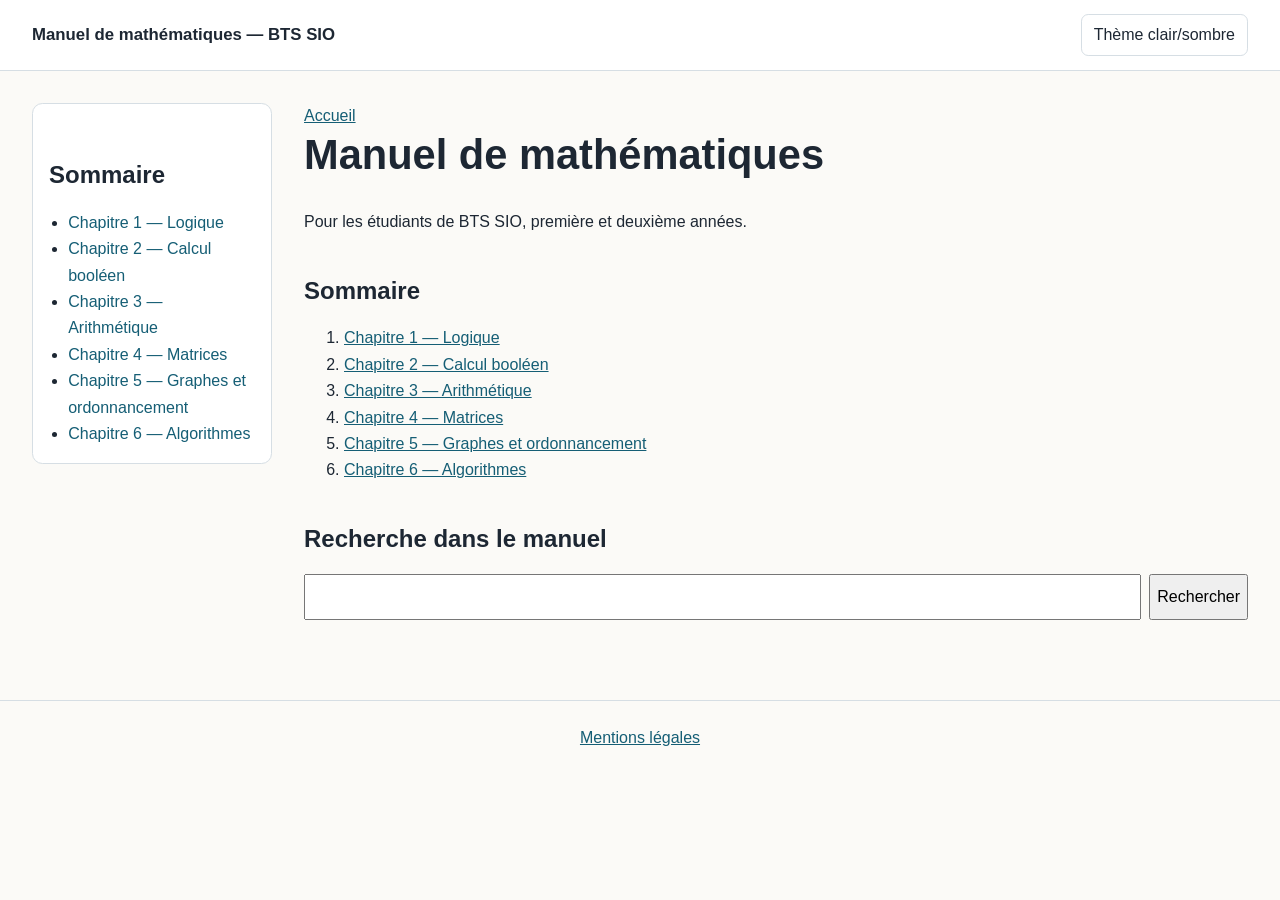
<file: index.html>
<!doctype html>
<html lang="fr">
<head>
  <meta charset="utf-8">
  <meta name="viewport" content="width=device-width, initial-scale=1">
  <meta name="description" content="Manuel de mathématiques pour BTS SIO, lecture en ligne.">
  <title>Manuel de mathématiques — BTS SIO</title>
  <link rel="stylesheet" href="assets/css/base.css">
  <link rel="stylesheet" href="assets/css/layout.css">
  <link rel="stylesheet" href="assets/css/maths.css">
  <link rel="stylesheet" href="assets/css/print.css" media="print">
</head>
<body>
  <header class="site-header">
    <div class="contenu barre-haute">
      <p class="marque">Manuel de mathématiques — BTS SIO</p>
      <div class="actions">
        <button type="button" data-theme-toggle aria-pressed="false">Thème clair/sombre</button>
      </div>
    </div>
  </header>
  <div class="contenu page-layout">
    <nav class="sommaire" aria-label="Navigation du manuel">
      <h2>Sommaire</h2>
      <ul>
        <li><a href="chapitres/chapitre-01.html">Chapitre 1 — Logique</a></li>
        <li><a href="chapitres/chapitre-02.html">Chapitre 2 — Calcul booléen</a></li>
        <li><a href="chapitres/chapitre-03.html">Chapitre 3 — Arithmétique</a></li>
        <li><a href="chapitres/chapitre-04.html">Chapitre 4 — Matrices</a></li>
        <li><a href="chapitres/chapitre-05.html">Chapitre 5 — Graphes et ordonnancement</a></li>
        <li><a href="chapitres/chapitre-06.html">Chapitre 6 — Algorithmes</a></li>
      </ul>
    </nav>
    <main>
      <nav aria-label="Fil d’Ariane"><a href="index.html">Accueil</a></nav>
      <h1>Manuel de mathématiques</h1>
      <p>Pour les étudiants de BTS SIO, première et deuxième années.</p>
      <section aria-labelledby="sommaire-titre">
        <h2 id="sommaire-titre">Sommaire</h2>
        <ol>
          <li><a href="chapitres/chapitre-01.html">Chapitre 1 — Logique</a></li>
          <li><a href="chapitres/chapitre-02.html">Chapitre 2 — Calcul booléen</a></li>
          <li><a href="chapitres/chapitre-03.html">Chapitre 3 — Arithmétique</a></li>
          <li><a href="chapitres/chapitre-04.html">Chapitre 4 — Matrices</a></li>
          <li><a href="chapitres/chapitre-05.html">Chapitre 5 — Graphes et ordonnancement</a></li>
          <li><a href="chapitres/chapitre-06.html">Chapitre 6 — Algorithmes</a></li>
        </ol>
      </section>
      <section aria-labelledby="recherche-titre">
        <h2 id="recherche-titre">Recherche dans le manuel</h2>
        <form class="recherche" data-search-form>
          <label class="sr-only" for="recherche">Rechercher un terme</label>
          <input id="recherche" type="search" data-search-input>
          <button type="submit">Rechercher</button>
        </form>
        <ul class="resultats" data-search-results aria-live="polite"></ul>
      </section>
    </main>
  </div>
  <footer class="site-footer"><a href="mentions-legales.html">Mentions légales</a></footer>
  <script src="assets/js/recherche-index.js"></script>
  <script src="assets/js/main.js"></script>
  <script src="assets/js/recherche.js"></script>
</body>
</html>
</file>
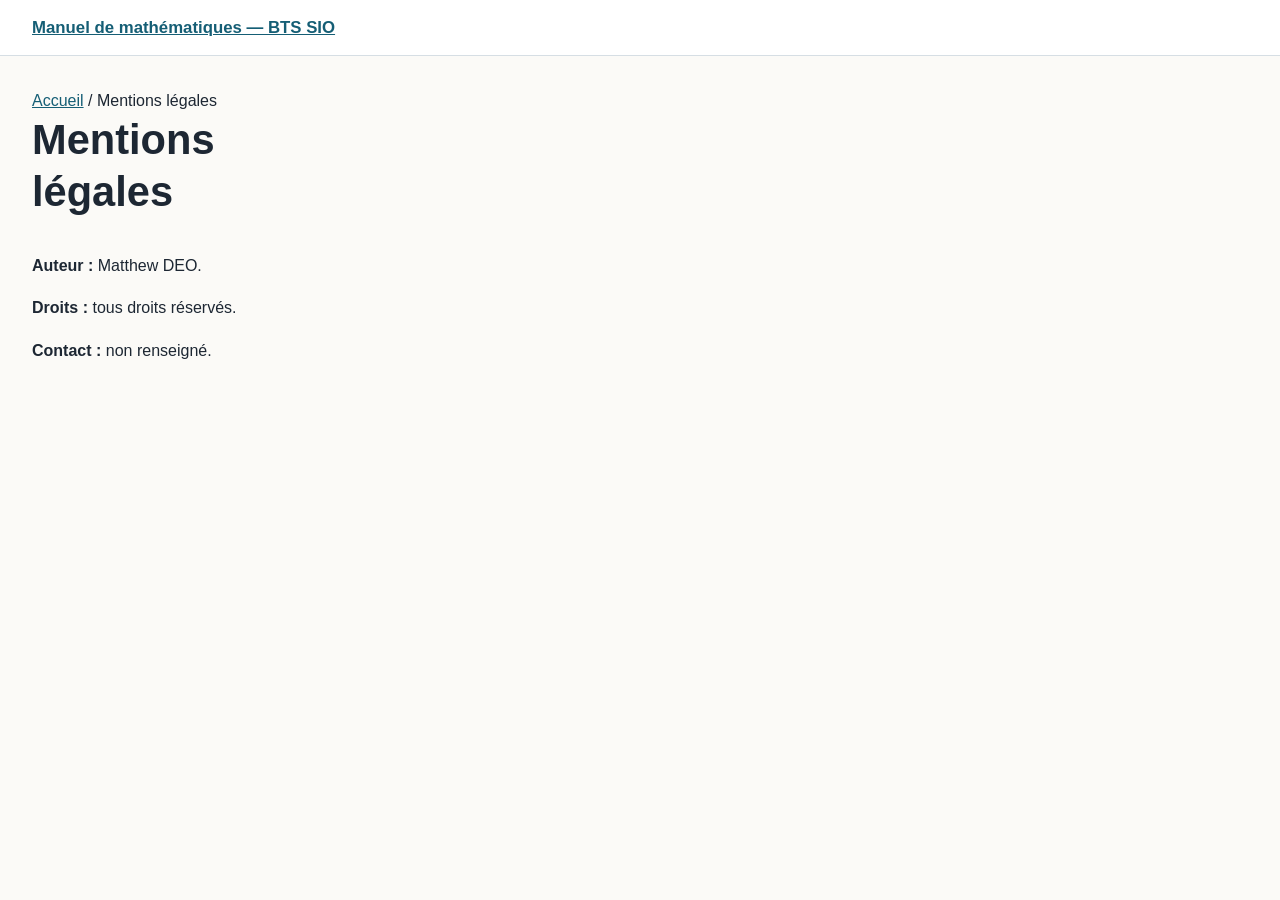
<file: mentions-legales.html>
<!doctype html>
<html lang="fr">
<head>
  <meta charset="utf-8">
  <meta name="viewport" content="width=device-width, initial-scale=1">
  <title>Mentions légales — Manuel de mathématiques</title>
  <link rel="stylesheet" href="assets/css/base.css">
  <link rel="stylesheet" href="assets/css/layout.css">
  <link rel="stylesheet" href="assets/css/print.css" media="print">
</head>
<body>
  <header class="site-header">
    <div class="contenu barre-haute"><a class="marque" href="index.html">Manuel de mathématiques — BTS SIO</a></div>
  </header>
  <main class="contenu page-layout">
    <article>
      <nav aria-label="Fil d’Ariane"><a href="index.html">Accueil</a> / Mentions légales</nav>
      <h1>Mentions légales</h1>
      <p><strong>Auteur :</strong> Matthew DEO.</p>
      <p><strong>Droits :</strong> tous droits réservés.</p>
      <p><strong>Contact :</strong> non renseigné.</p>
    </article>
  </main>
</body>
</html>
</file>
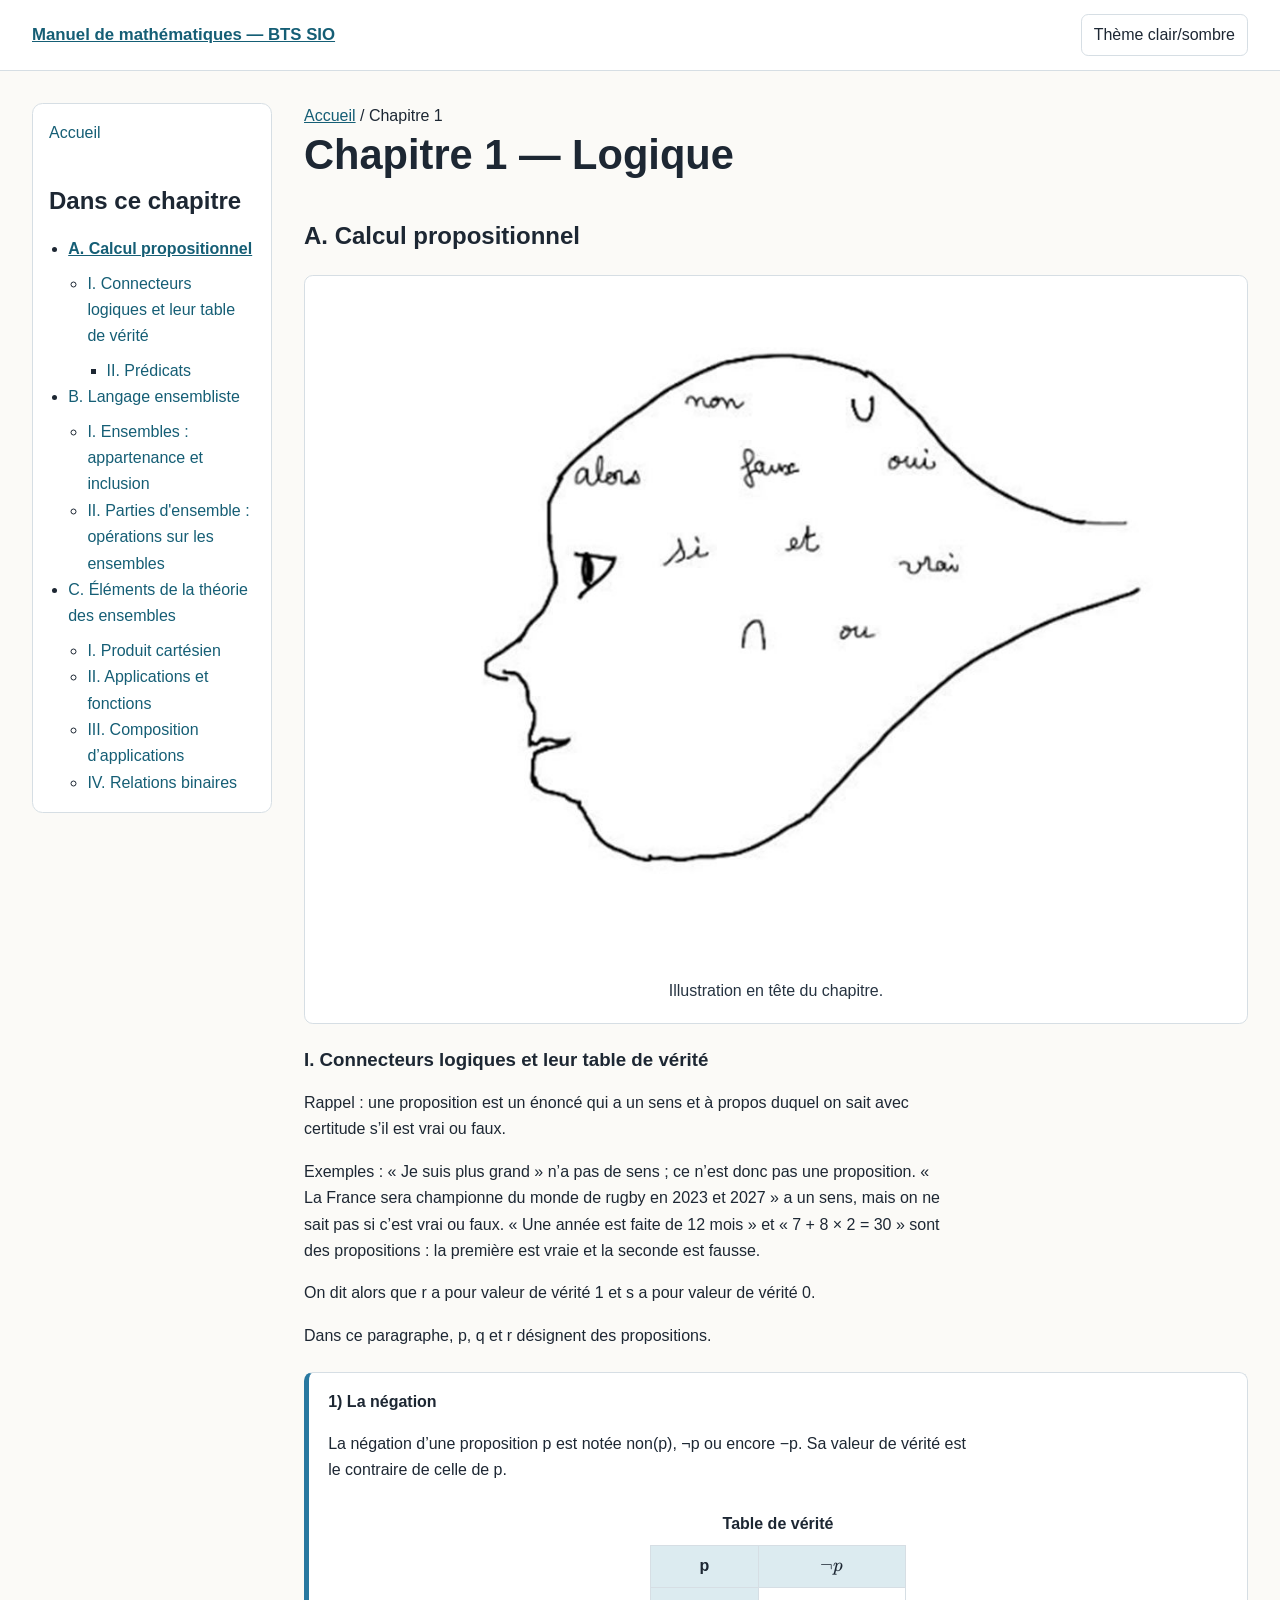
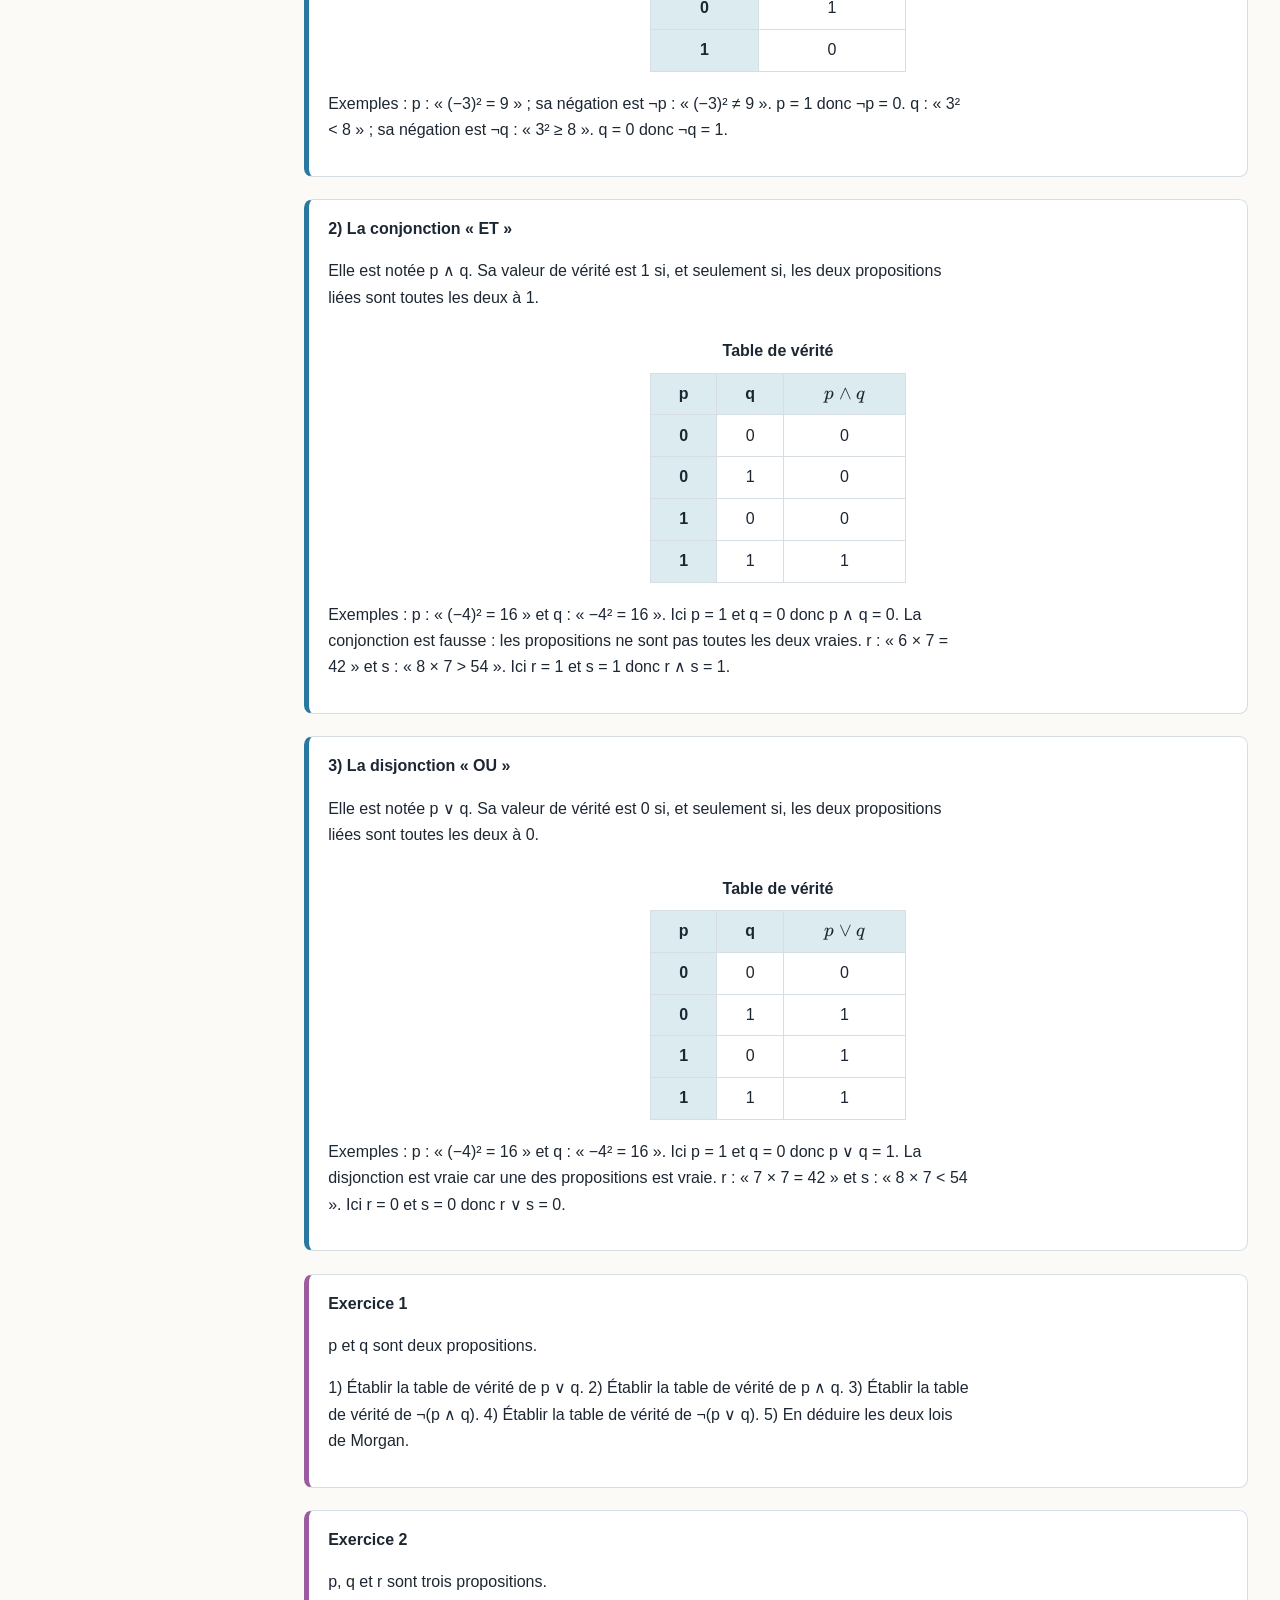
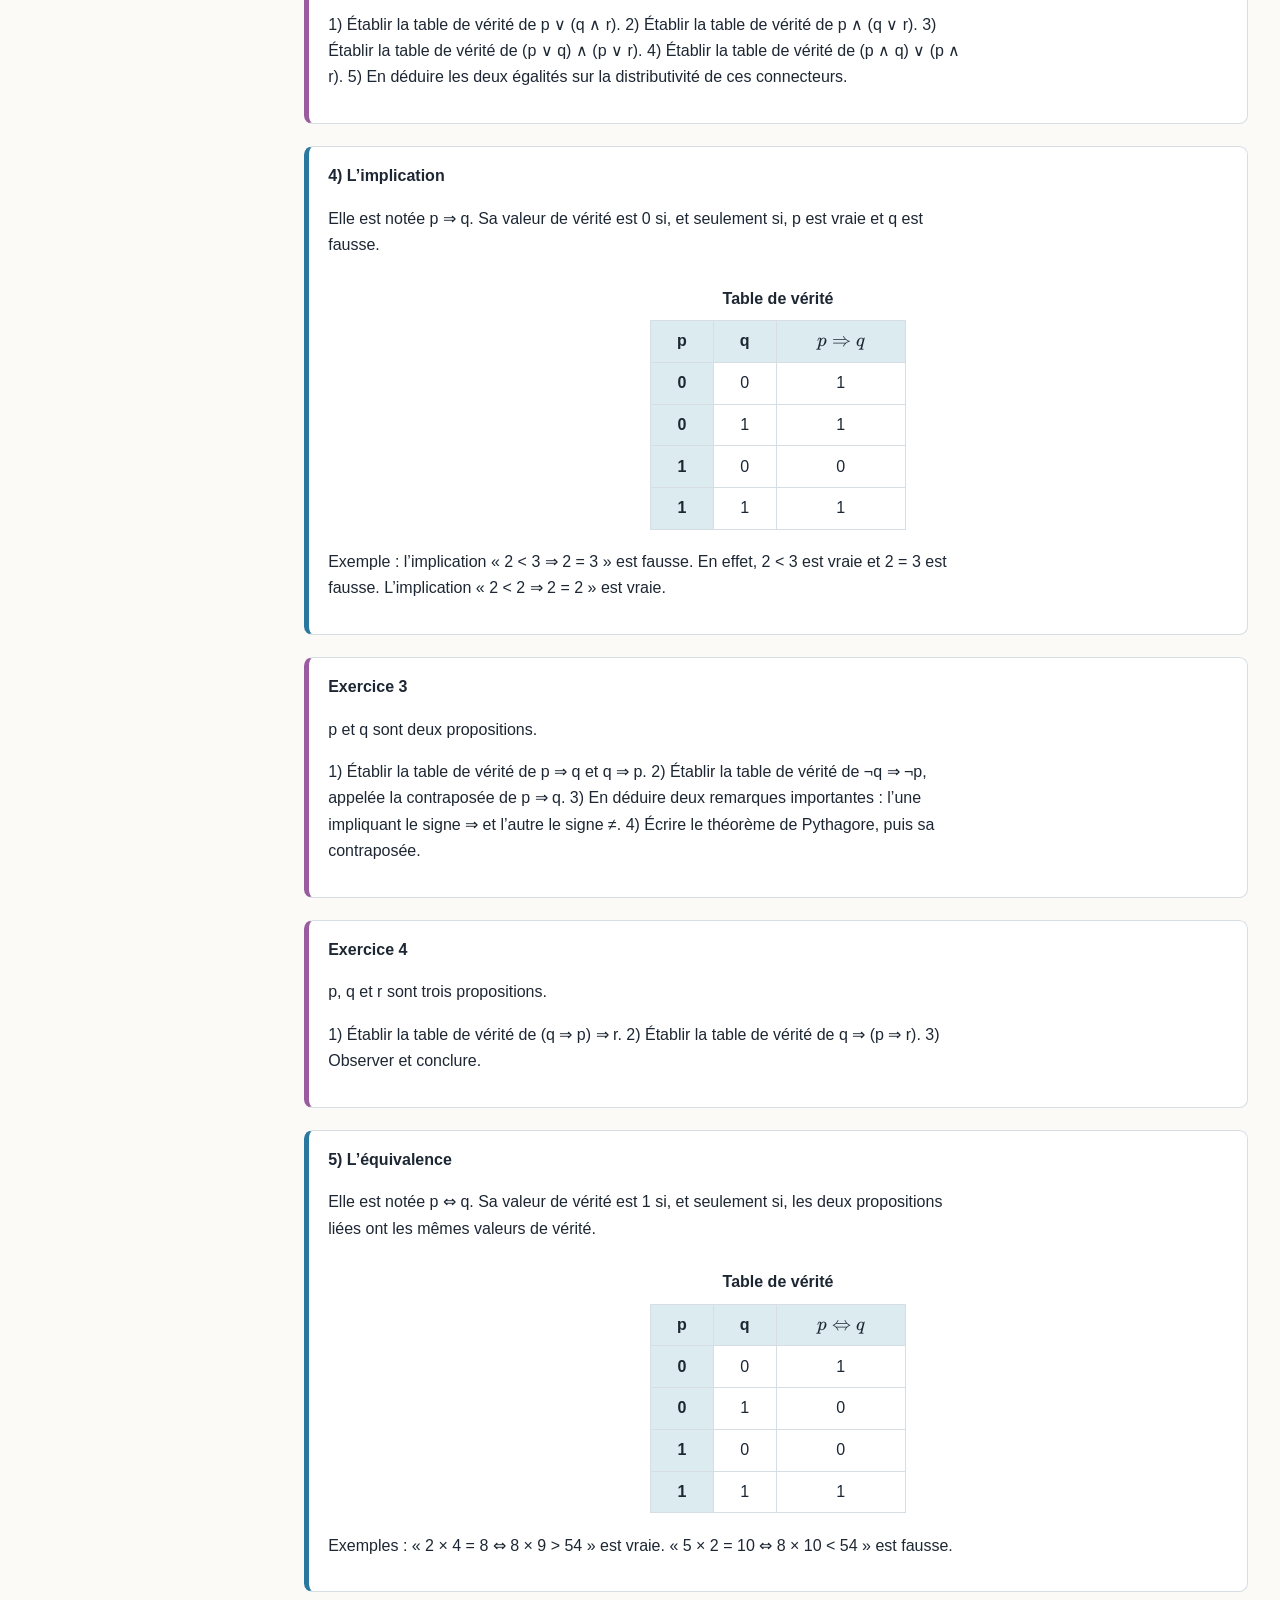
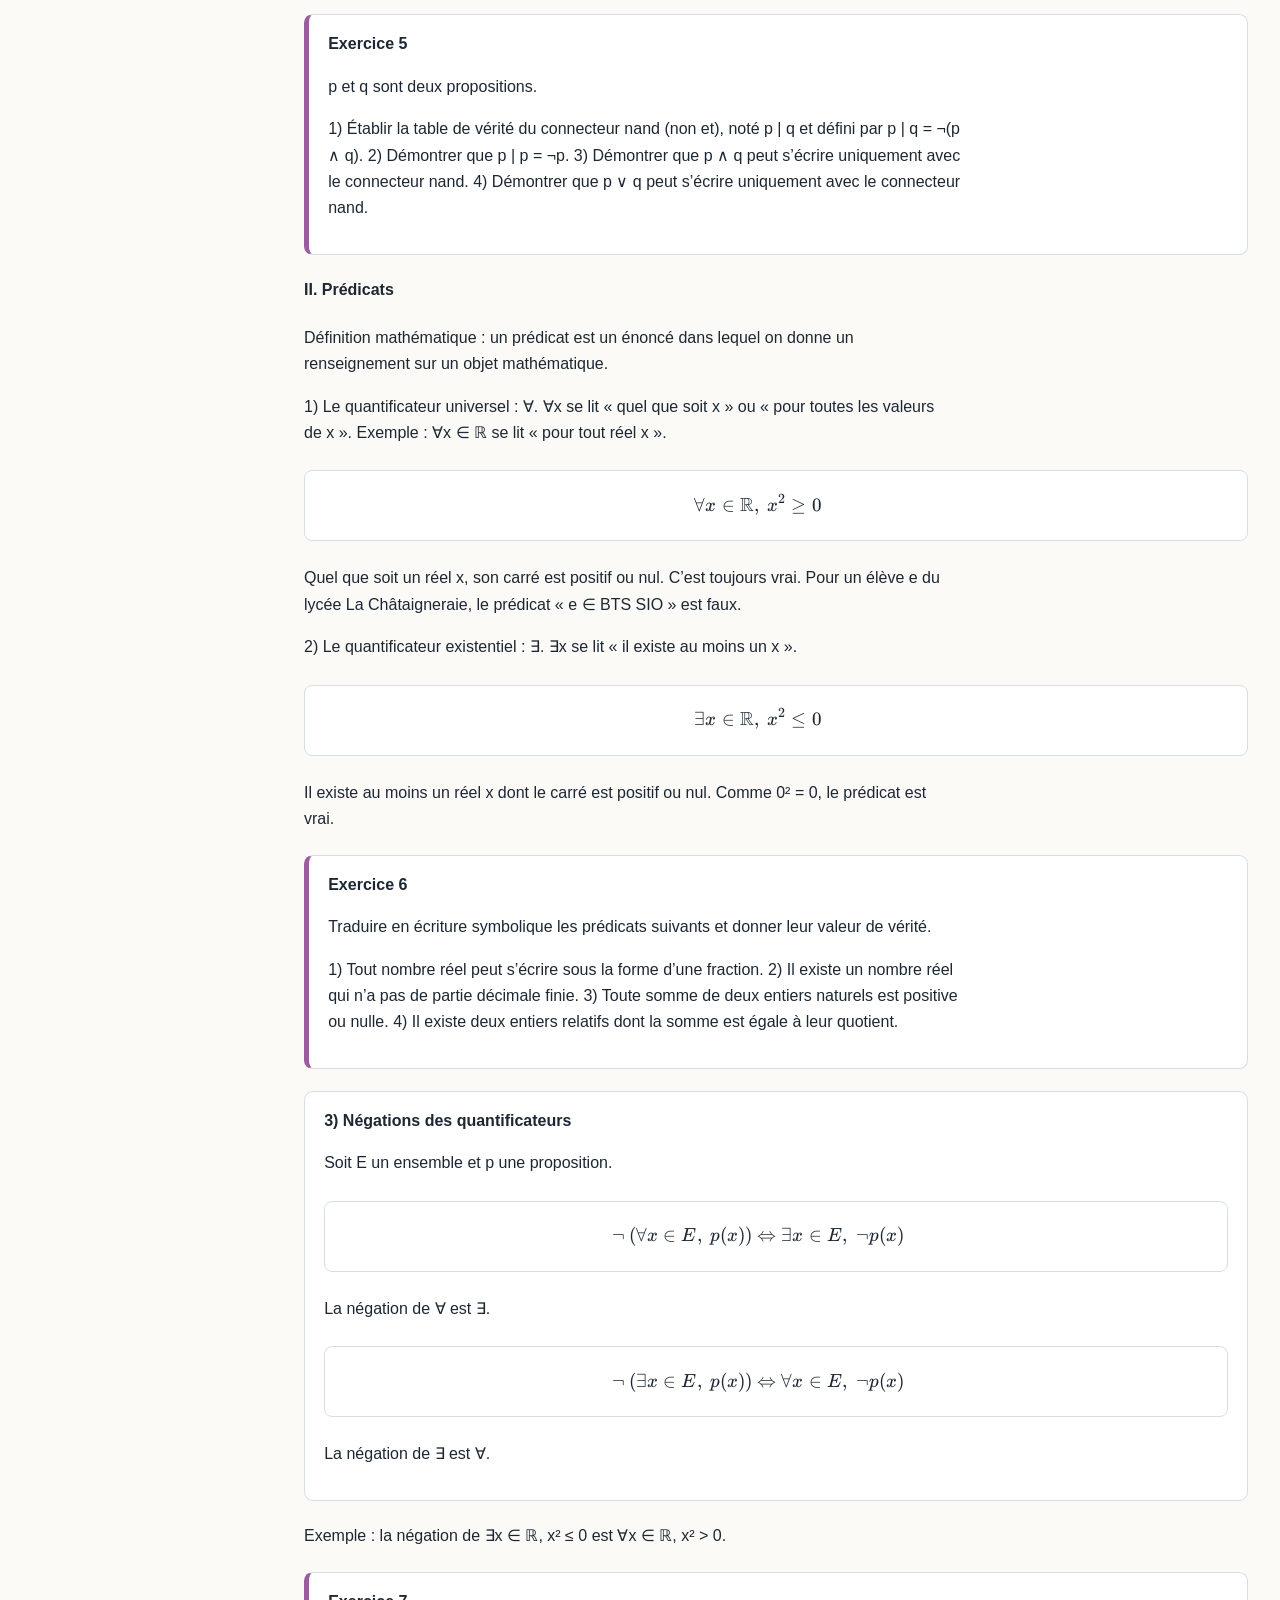
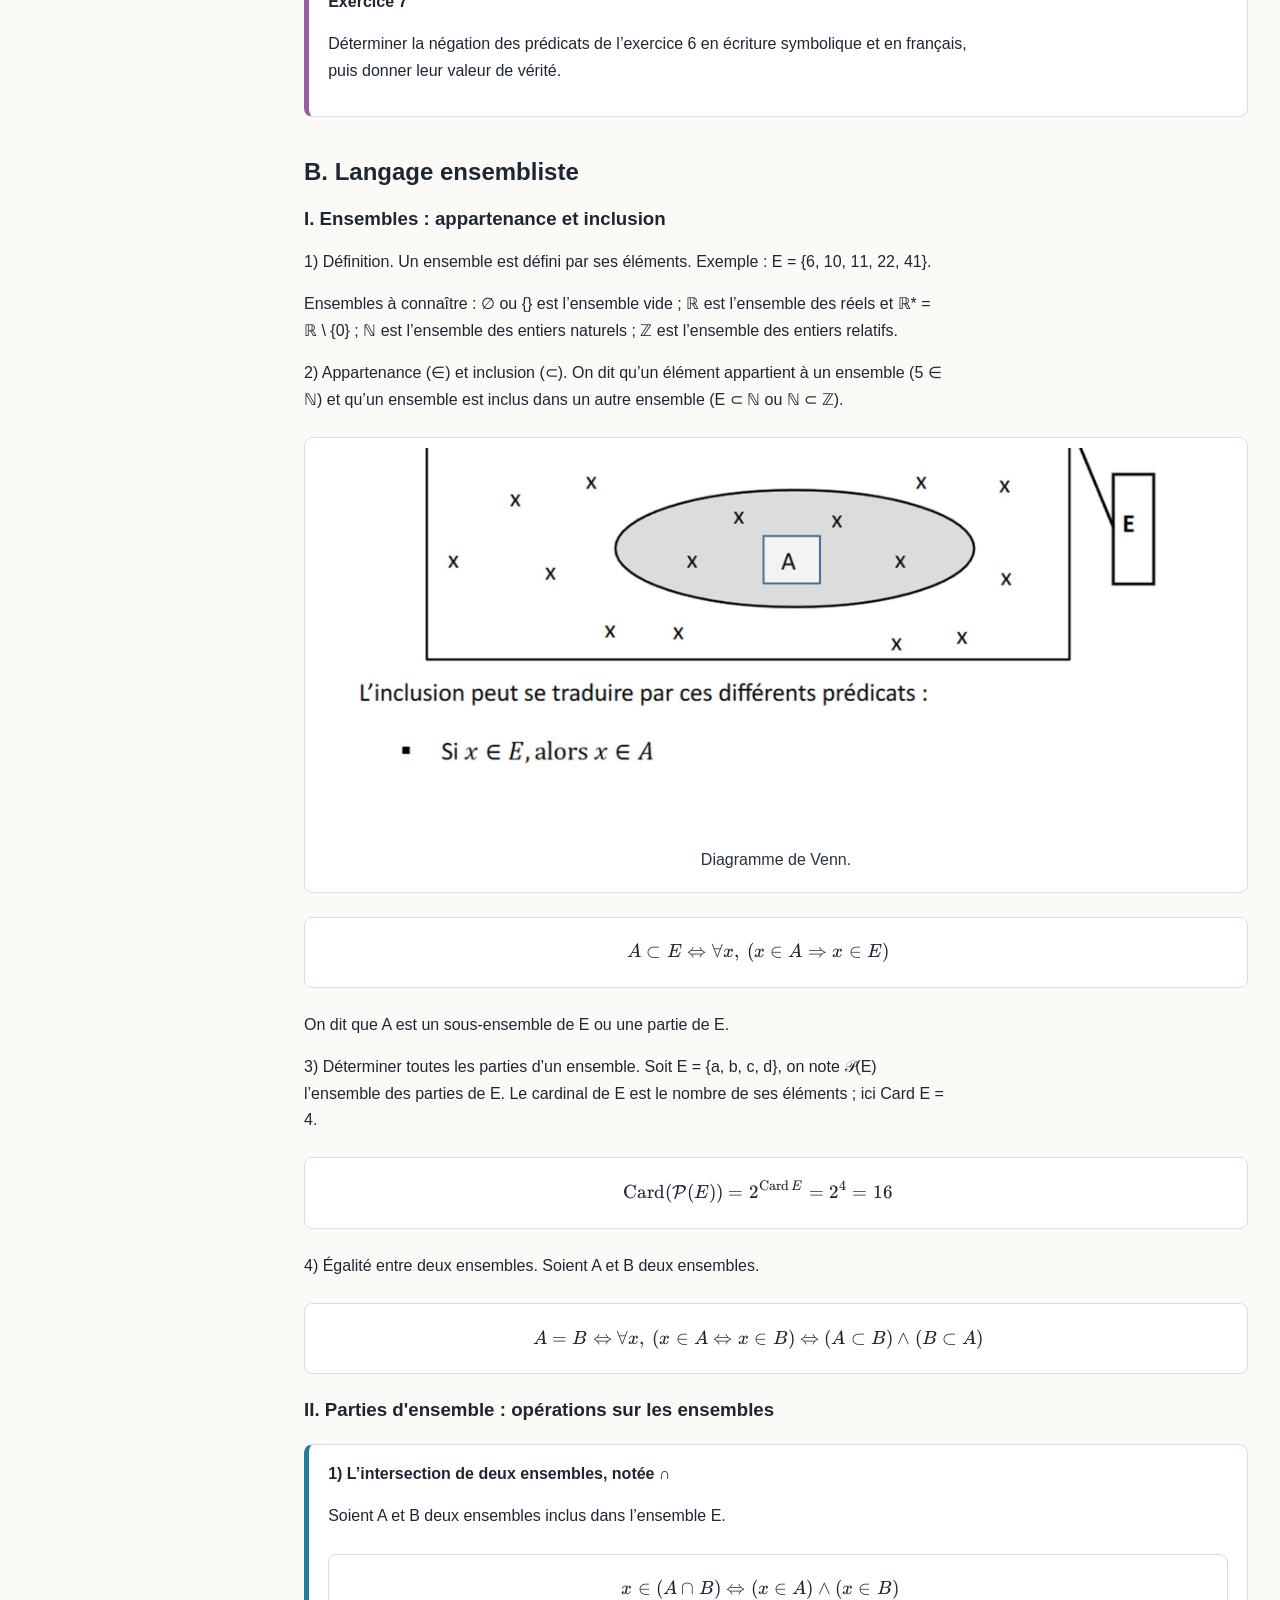
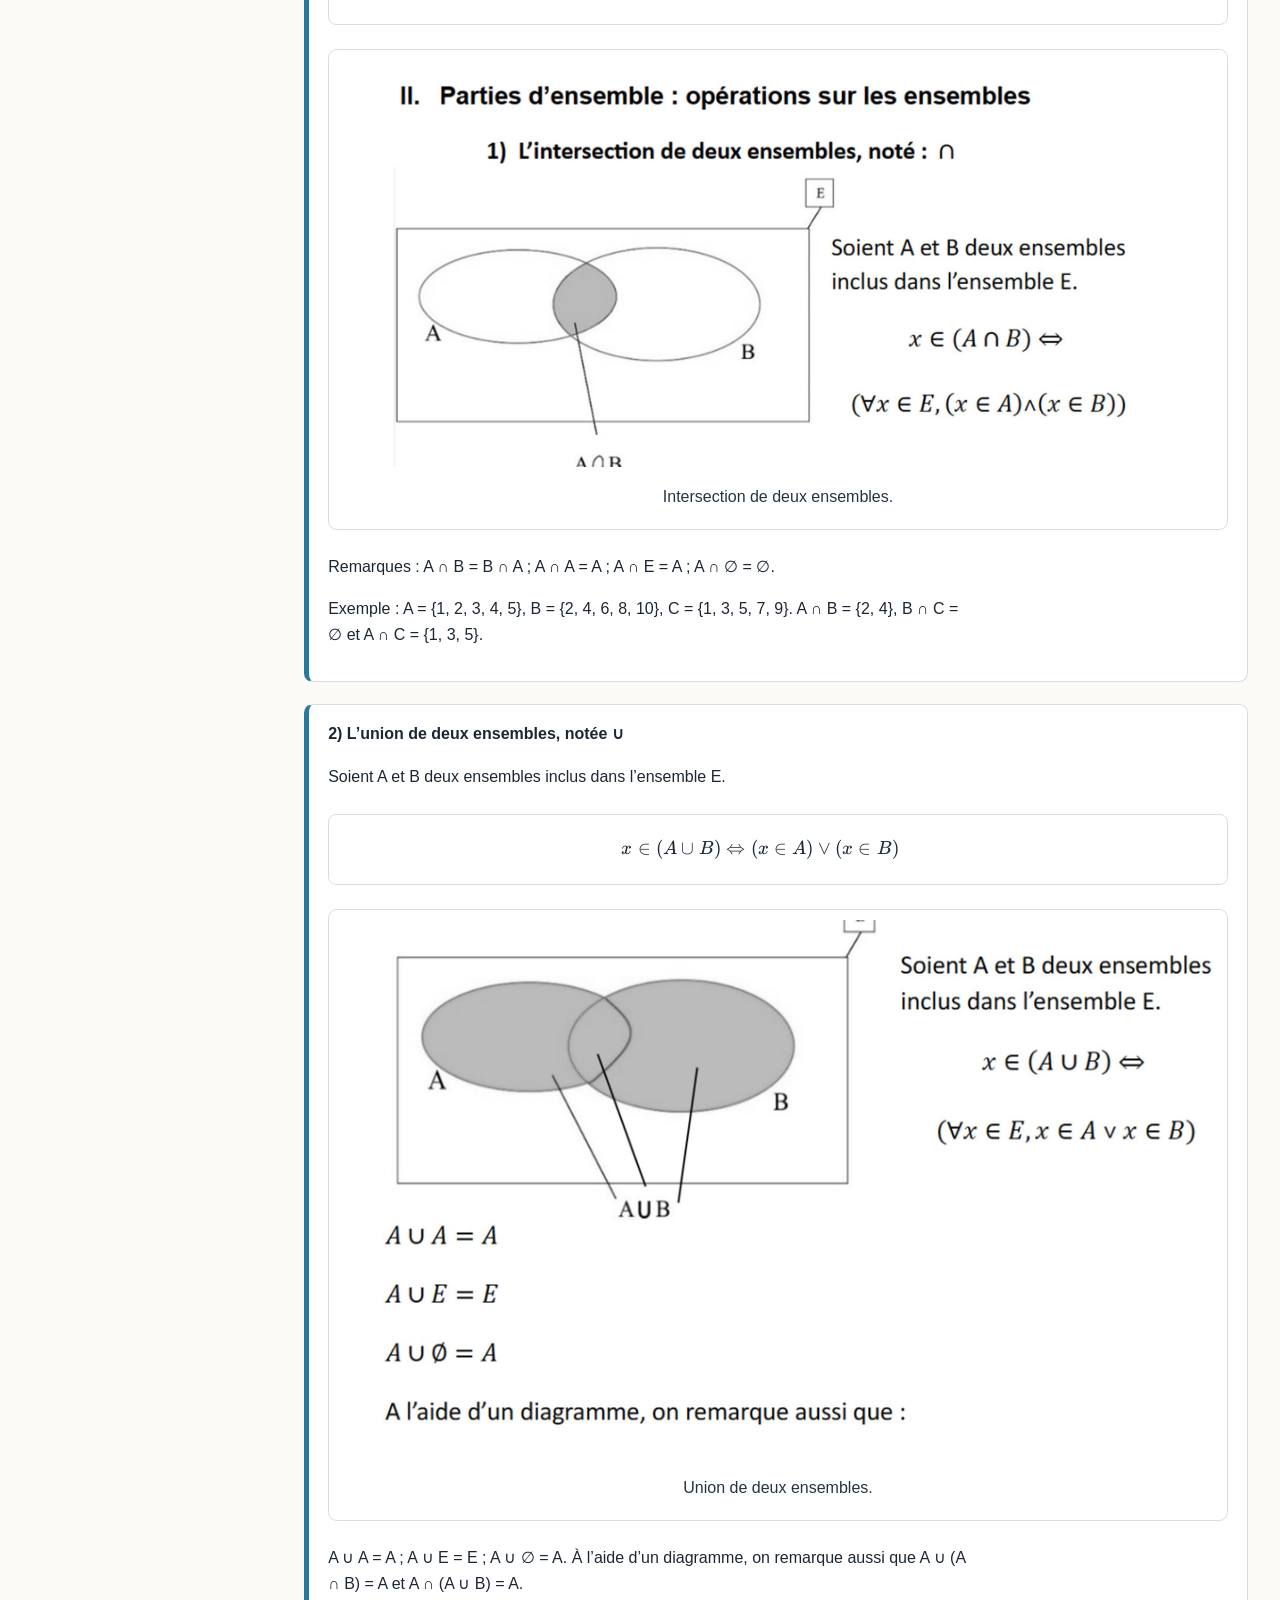
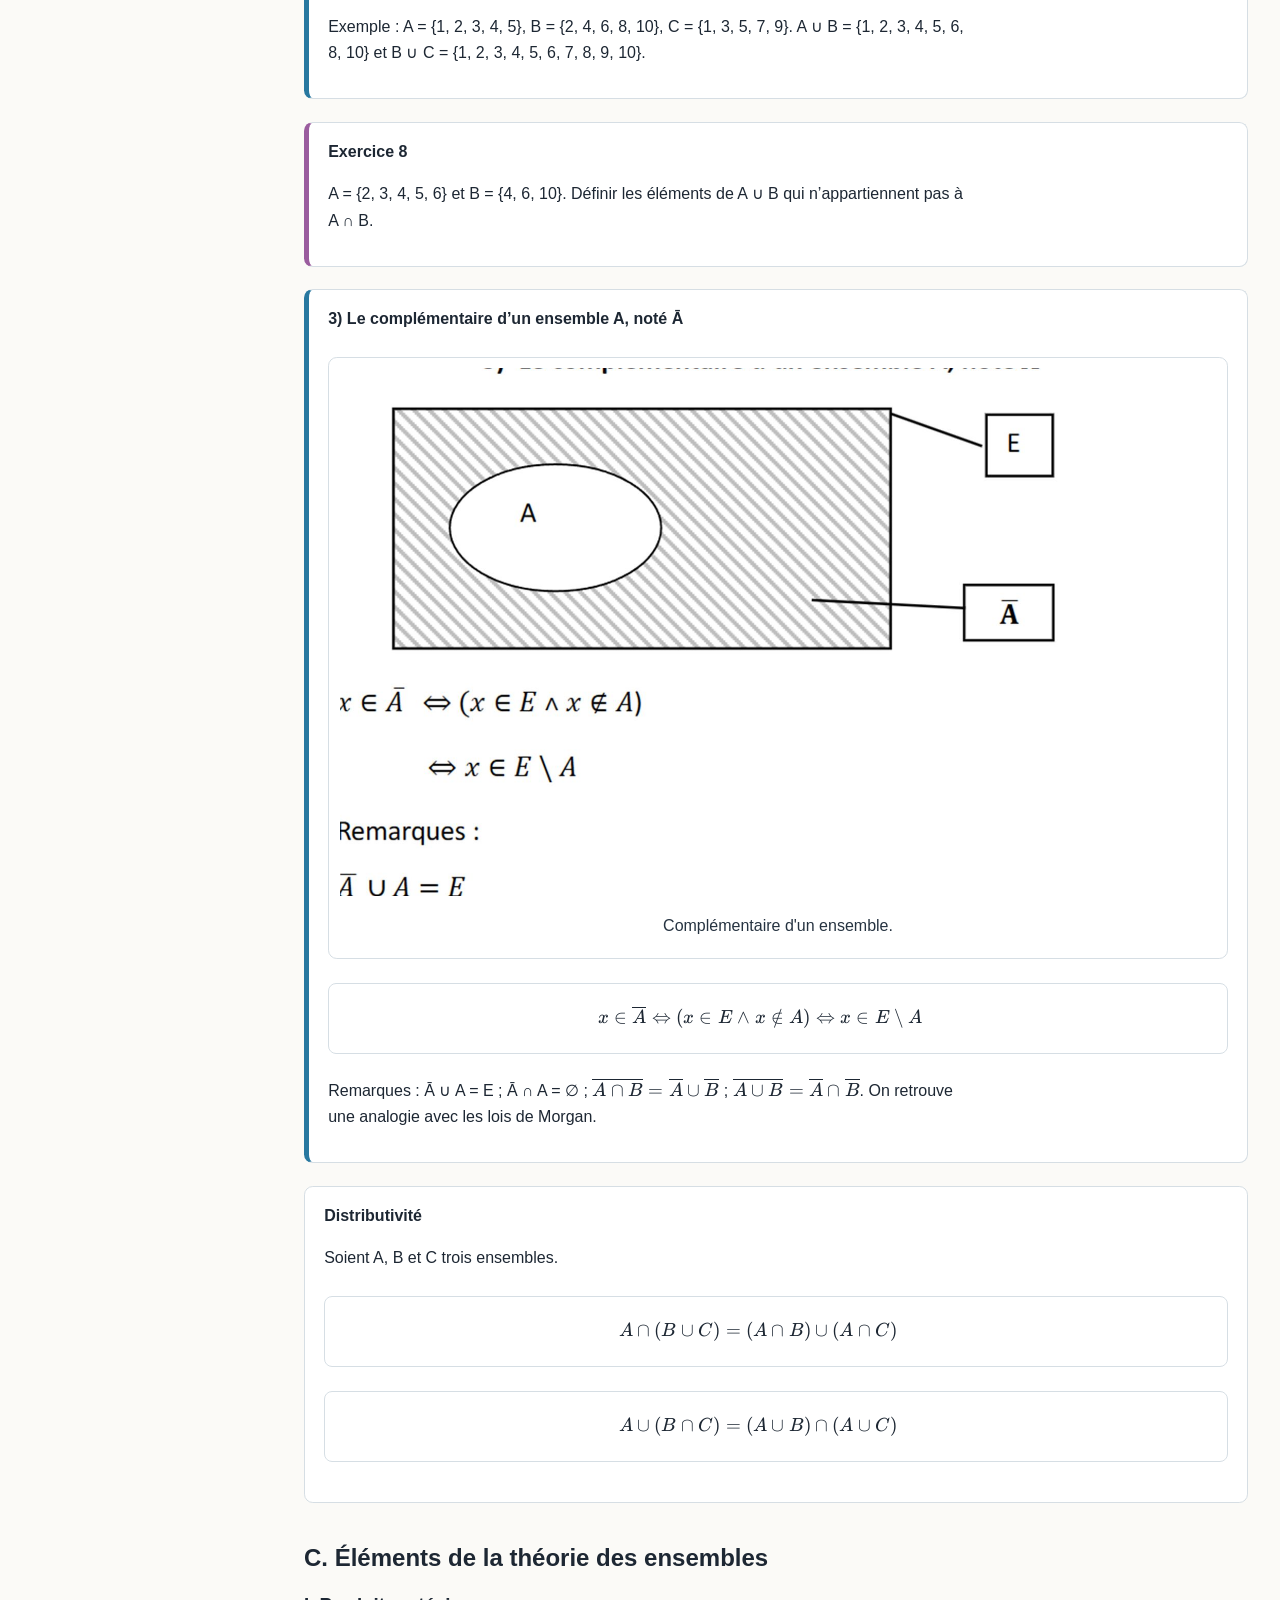
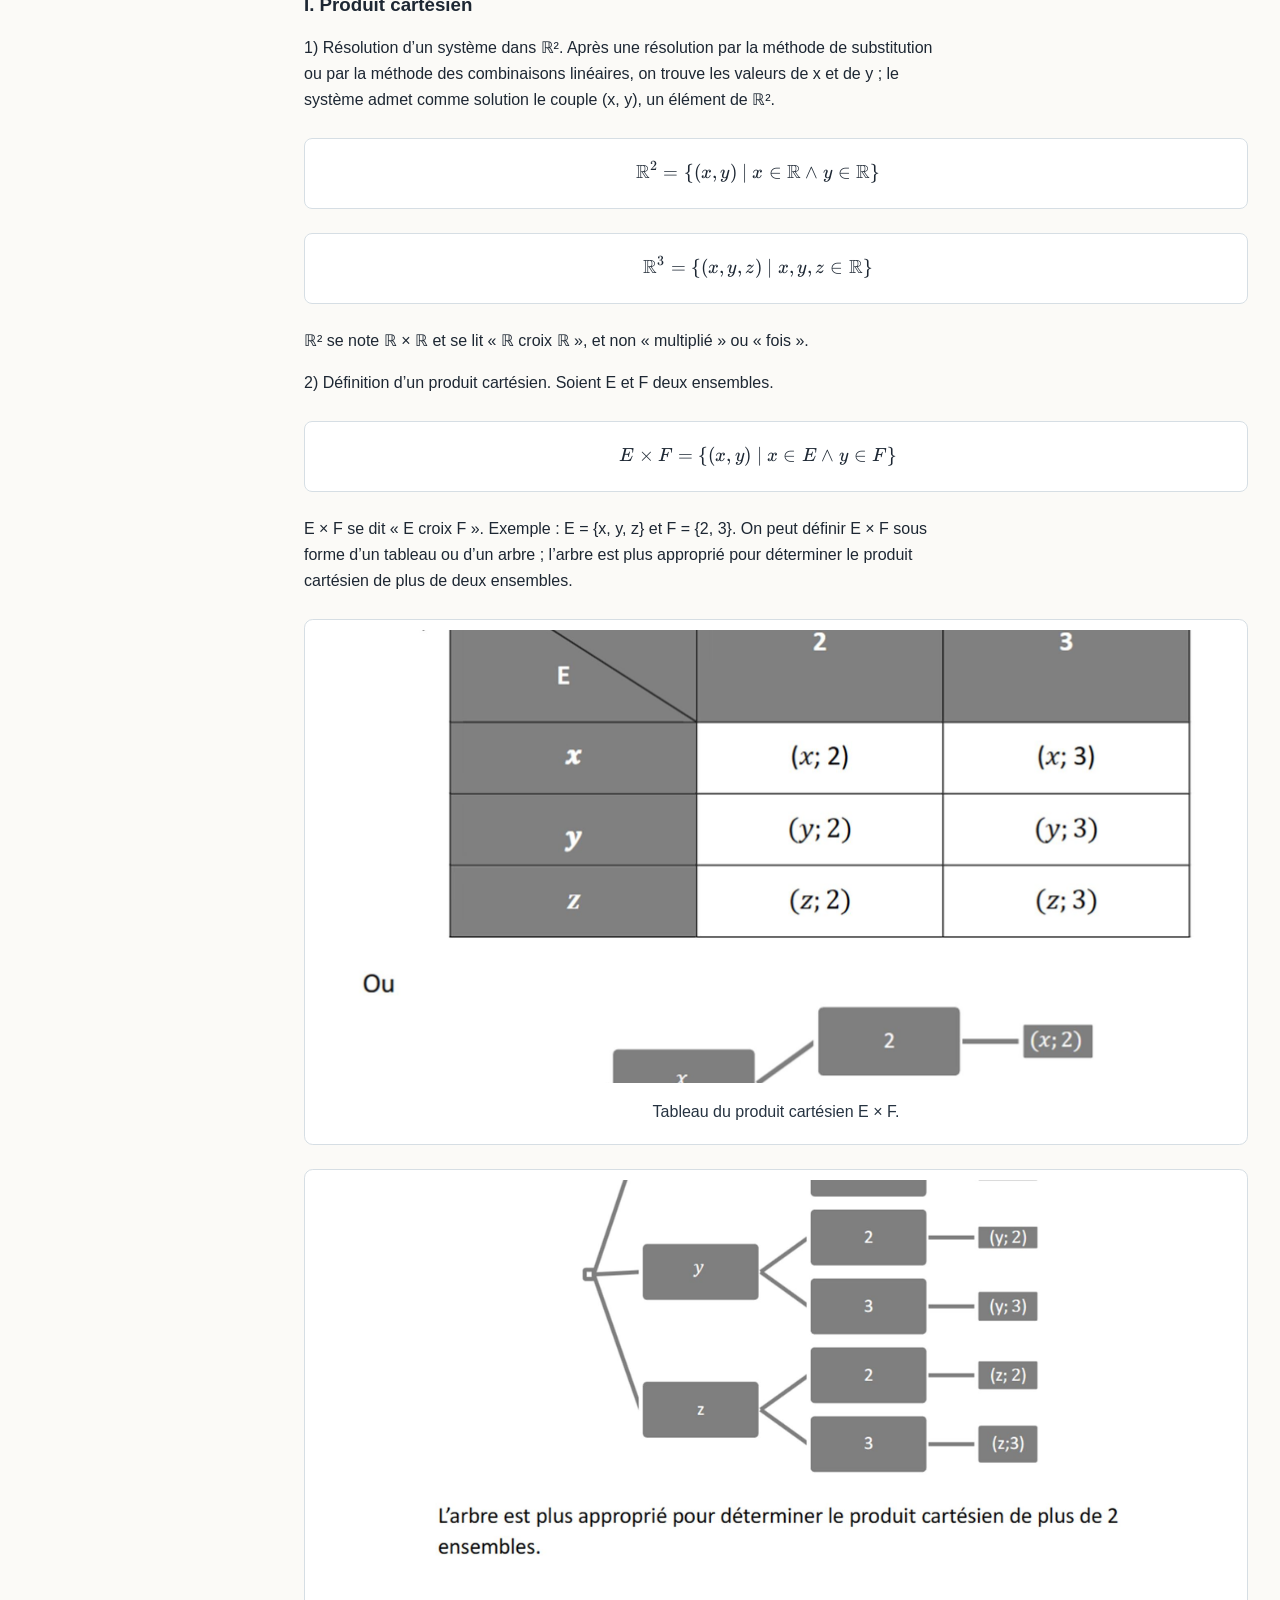
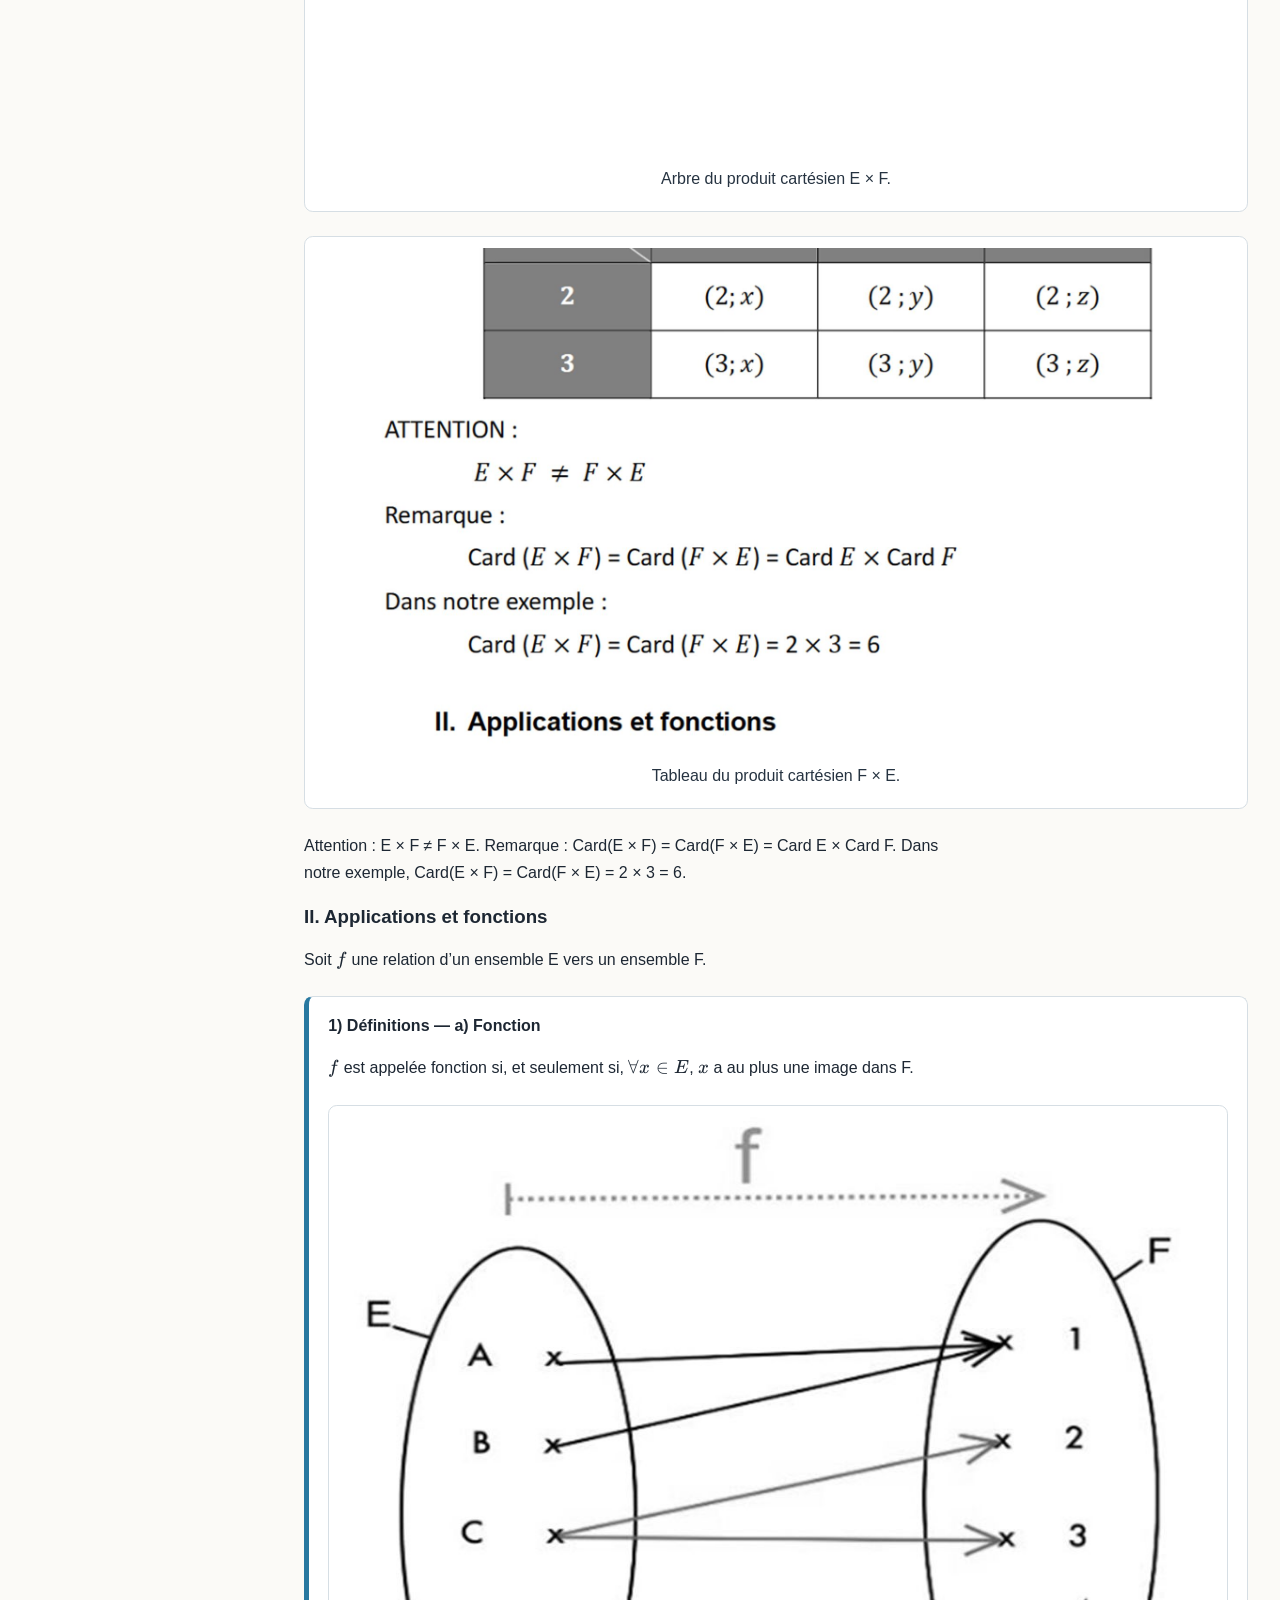
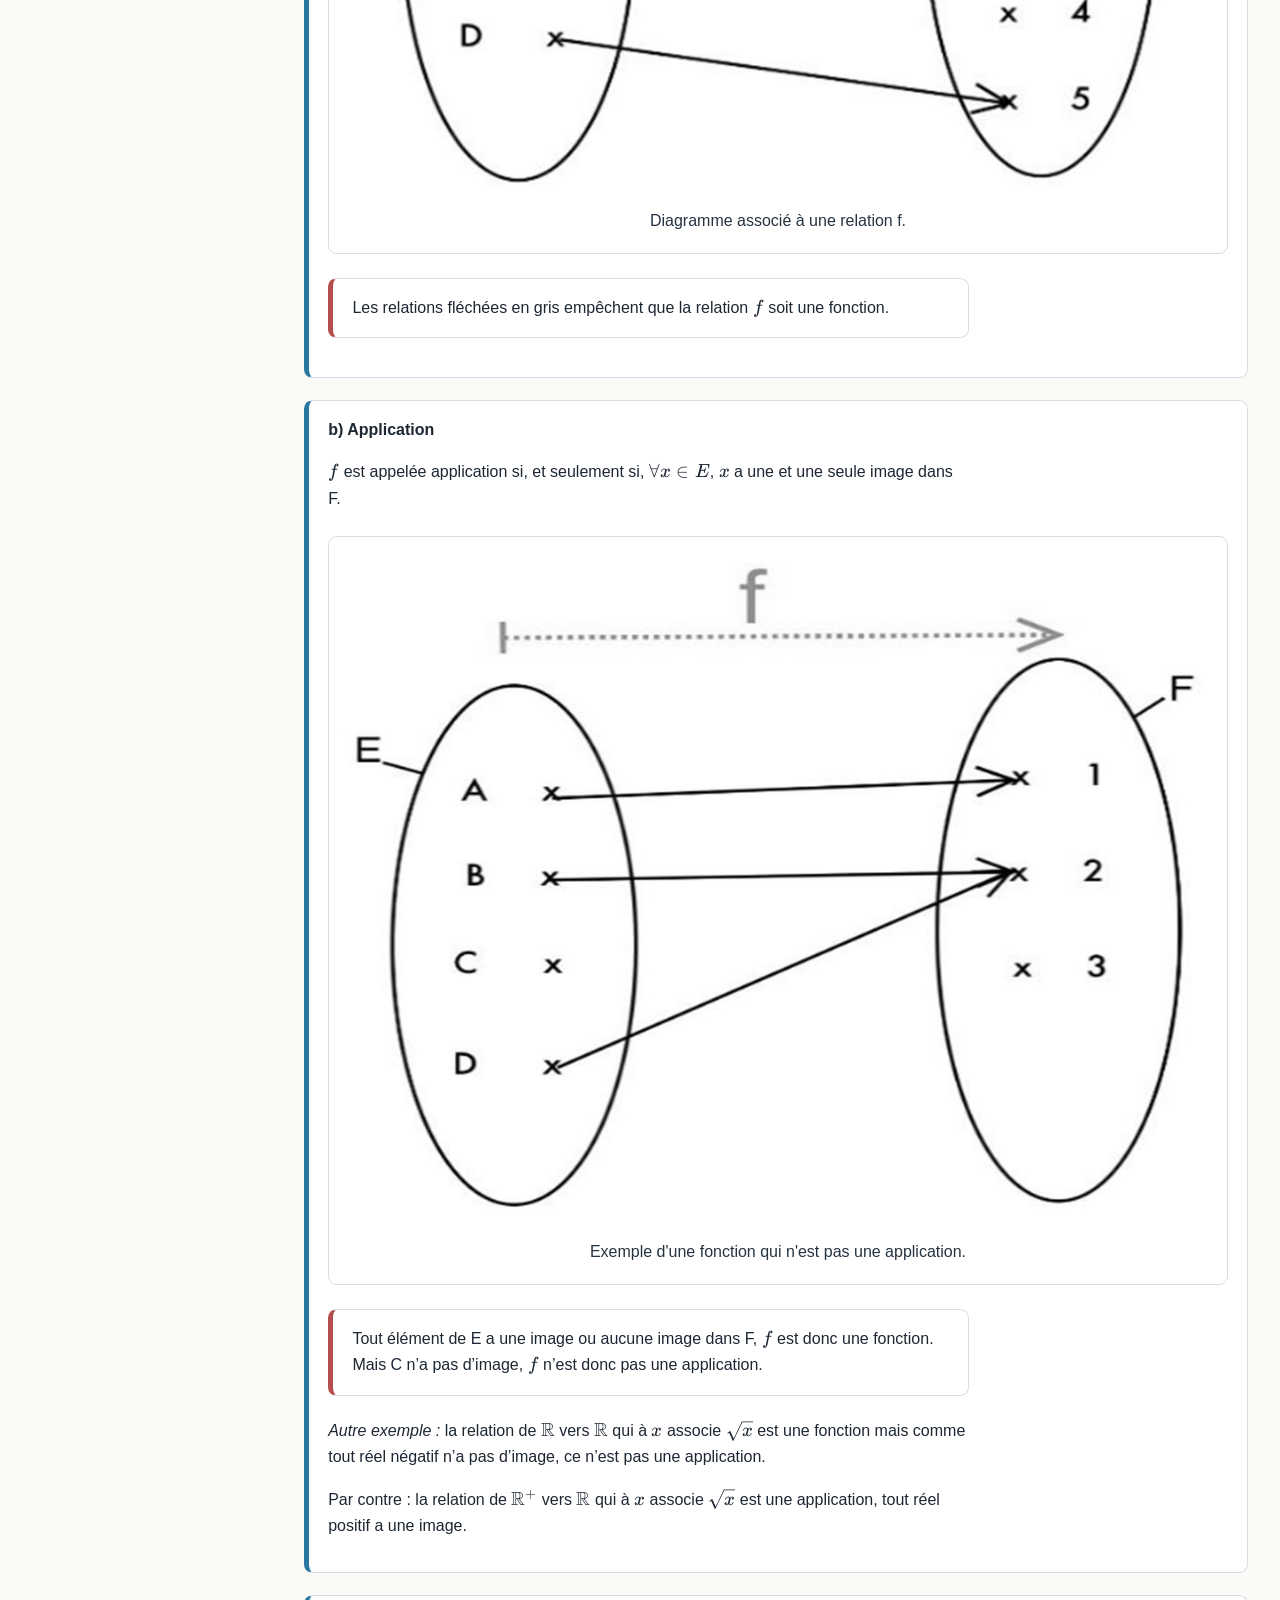
<file: chapitres/chapitre-01.html>
<!doctype html>
<html lang="fr">
<head>
  <meta charset="utf-8">
  <meta name="viewport" content="width=device-width, initial-scale=1">
  <title>Chapitre 1 — Logique — Manuel de mathématiques</title>
  <link rel="stylesheet" href="../assets/css/base.css">
  <link rel="stylesheet" href="../assets/css/layout.css">
  <link rel="stylesheet" href="../assets/css/maths.css">
  <link rel="stylesheet" href="../assets/css/print.css" media="print">
  <link rel="stylesheet" href="../assets/vendor/katex/katex.min.css">
</head>
<body>
  <header class="site-header"><div class="contenu barre-haute">
    <a class="marque" href="../index.html">Manuel de mathématiques — BTS SIO</a>
    <div class="actions"><button type="button" data-theme-toggle aria-pressed="false">Thème clair/sombre</button></div>
  </div></header>
  <div class="contenu page-layout">
    <nav class="sommaire" aria-label="Sommaire du chapitre">
      <a href="../index.html">Accueil</a><h2>Dans ce chapitre</h2><ul><li><a href="#calcul-propositionnel">A. Calcul propositionnel</a><ul><li><a href="#connecteurs-logiques">I. Connecteurs logiques et leur table de vérité</a><ul><li><a href="#predicats">II. Prédicats</a></li></ul></li></ul></li><li><a href="#langage-ensembliste">B. Langage ensembliste</a><ul><li><a href="#ensembles-appartenance-inclusion">I. Ensembles : appartenance et inclusion</a></li><li><a href="#operations-ensembles">II. Parties d&#x27;ensemble : opérations sur les ensembles</a></li></ul></li><li><a href="#theorie-ensembles">C. Éléments de la théorie des ensembles</a><ul><li><a href="#produit-cartesien">I. Produit cartésien</a></li><li><a href="#applications-fonctions">II. Applications et fonctions</a></li><li><a href="#composition-applications">III. Composition d’applications</a></li><li><a href="#relations-binaires">IV. Relations binaires</a></li></ul></li></ul>
    </nav>
    <main>
      <nav aria-label="Fil d’Ariane"><a href="../index.html">Accueil</a> / Chapitre 1</nav>
      <h1>Chapitre 1 — Logique</h1>
      <section><h2 id="calcul-propositionnel">A. Calcul propositionnel</h2><figure id="ch01-fig-001"><img src="../assets/img/chapitre-01/ch01-fig-001.png" alt="Illustration décorative en forme de profil." loading="lazy" width="1032" height="759"><figcaption>Illustration en tête du chapitre.</figcaption></figure><section><h3 id="connecteurs-logiques">I. Connecteurs logiques et leur table de vérité</h3><p>Rappel : une proposition est un énoncé qui a un sens et à propos duquel on sait avec certitude s’il est vrai ou faux.</p><p>Exemples : « Je suis plus grand » n’a pas de sens ; ce n’est donc pas une proposition. « La France sera championne du monde de rugby en 2023 et 2027 » a un sens, mais on ne sait pas si c’est vrai ou faux. « Une année est faite de 12 mois » et « 7 + 8 × 2 = 30 » sont des propositions : la première est vraie et la seconde est fausse.</p><p>On dit alors que r a pour valeur de vérité 1 et s a pour valeur de vérité 0.</p><p>Dans ce paragraphe, p, q et r désignent des propositions.</p><section class="box-definition"><p class="box-label">1) La négation</p><p>La négation d’une proposition p est notée non(p), ¬p ou encore −p. Sa valeur de vérité est le contraire de celle de p.</p>
<div class="table-wrapper"><table><caption>Table de vérité</caption><thead><tr><th scope="col">p</th><th scope="col">\(\neg p\)</th></tr></thead><tbody><tr><th scope="row">0</th><td>1</td></tr>
<tr><th scope="row">1</th><td>0</td></tr></tbody></table></div>
<p>Exemples : p : « (−3)² = 9 » ; sa négation est ¬p : « (−3)² ≠ 9 ». p = 1 donc ¬p = 0. q : « 3² &lt; 8 » ; sa négation est ¬q : « 3² ≥ 8 ». q = 0 donc ¬q = 1.</p></section><section class="box-definition"><p class="box-label">2) La conjonction « ET »</p><p>Elle est notée p ∧ q. Sa valeur de vérité est 1 si, et seulement si, les deux propositions liées sont toutes les deux à 1.</p>
<div class="table-wrapper"><table><caption>Table de vérité</caption><thead><tr><th scope="col">p</th><th scope="col">q</th><th scope="col">\(p\land q\)</th></tr></thead><tbody><tr><th scope="row">0</th><td>0</td><td>0</td></tr>
<tr><th scope="row">0</th><td>1</td><td>0</td></tr>
<tr><th scope="row">1</th><td>0</td><td>0</td></tr>
<tr><th scope="row">1</th><td>1</td><td>1</td></tr></tbody></table></div>
<p>Exemples : p : « (−4)² = 16 » et q : « −4² = 16 ». Ici p = 1 et q = 0 donc p ∧ q = 0. La conjonction est fausse : les propositions ne sont pas toutes les deux vraies. r : « 6 × 7 = 42 » et s : « 8 × 7 &gt; 54 ». Ici r = 1 et s = 1 donc r ∧ s = 1.</p></section><section class="box-definition"><p class="box-label">3) La disjonction « OU »</p><p>Elle est notée p ∨ q. Sa valeur de vérité est 0 si, et seulement si, les deux propositions liées sont toutes les deux à 0.</p>
<div class="table-wrapper"><table><caption>Table de vérité</caption><thead><tr><th scope="col">p</th><th scope="col">q</th><th scope="col">\(p\lor q\)</th></tr></thead><tbody><tr><th scope="row">0</th><td>0</td><td>0</td></tr>
<tr><th scope="row">0</th><td>1</td><td>1</td></tr>
<tr><th scope="row">1</th><td>0</td><td>1</td></tr>
<tr><th scope="row">1</th><td>1</td><td>1</td></tr></tbody></table></div>
<p>Exemples : p : « (−4)² = 16 » et q : « −4² = 16 ». Ici p = 1 et q = 0 donc p ∨ q = 1. La disjonction est vraie car une des propositions est vraie. r : « 7 × 7 = 42 » et s : « 8 × 7 &lt; 54 ». Ici r = 0 et s = 0 donc r ∨ s = 0.</p></section><section class="box-exercice"><p class="box-label">Exercice 1</p><p>p et q sont deux propositions.</p>
<p>1) Établir la table de vérité de p ∨ q. 2) Établir la table de vérité de p ∧ q. 3) Établir la table de vérité de ¬(p ∧ q). 4) Établir la table de vérité de ¬(p ∨ q). 5) En déduire les deux lois de Morgan.</p></section><section class="box-exercice"><p class="box-label">Exercice 2</p><p>p, q et r sont trois propositions.</p>
<p>1) Établir la table de vérité de p ∨ (q ∧ r). 2) Établir la table de vérité de p ∧ (q ∨ r). 3) Établir la table de vérité de (p ∨ q) ∧ (p ∨ r). 4) Établir la table de vérité de (p ∧ q) ∨ (p ∧ r). 5) En déduire les deux égalités sur la distributivité de ces connecteurs.</p></section><section class="box-definition"><p class="box-label">4) L’implication</p><p>Elle est notée p ⇒ q. Sa valeur de vérité est 0 si, et seulement si, p est vraie et q est fausse.</p>
<div class="table-wrapper"><table><caption>Table de vérité</caption><thead><tr><th scope="col">p</th><th scope="col">q</th><th scope="col">\(p\Rightarrow q\)</th></tr></thead><tbody><tr><th scope="row">0</th><td>0</td><td>1</td></tr>
<tr><th scope="row">0</th><td>1</td><td>1</td></tr>
<tr><th scope="row">1</th><td>0</td><td>0</td></tr>
<tr><th scope="row">1</th><td>1</td><td>1</td></tr></tbody></table></div>
<p>Exemple : l’implication « 2 &lt; 3 ⇒ 2 = 3 » est fausse. En effet, 2 &lt; 3 est vraie et 2 = 3 est fausse. L’implication « 2 &lt; 2 ⇒ 2 = 2 » est vraie.</p></section><section class="box-exercice"><p class="box-label">Exercice 3</p><p>p et q sont deux propositions.</p>
<p>1) Établir la table de vérité de p ⇒ q et q ⇒ p. 2) Établir la table de vérité de ¬q ⇒ ¬p, appelée la contraposée de p ⇒ q. 3) En déduire deux remarques importantes : l’une impliquant le signe ⇒ et l’autre le signe ≠. 4) Écrire le théorème de Pythagore, puis sa contraposée.</p></section><section class="box-exercice"><p class="box-label">Exercice 4</p><p>p, q et r sont trois propositions.</p>
<p>1) Établir la table de vérité de (q ⇒ p) ⇒ r. 2) Établir la table de vérité de q ⇒ (p ⇒ r). 3) Observer et conclure.</p></section><section class="box-definition"><p class="box-label">5) L’équivalence</p><p>Elle est notée p ⇔ q. Sa valeur de vérité est 1 si, et seulement si, les deux propositions liées ont les mêmes valeurs de vérité.</p>
<div class="table-wrapper"><table><caption>Table de vérité</caption><thead><tr><th scope="col">p</th><th scope="col">q</th><th scope="col">\(p\Leftrightarrow q\)</th></tr></thead><tbody><tr><th scope="row">0</th><td>0</td><td>1</td></tr>
<tr><th scope="row">0</th><td>1</td><td>0</td></tr>
<tr><th scope="row">1</th><td>0</td><td>0</td></tr>
<tr><th scope="row">1</th><td>1</td><td>1</td></tr></tbody></table></div>
<p>Exemples : « 2 × 4 = 8 ⇔ 8 × 9 &gt; 54 » est vraie. « 5 × 2 = 10 ⇔ 8 × 10 &lt; 54 » est fausse.</p></section><section class="box-exercice"><p class="box-label">Exercice 5</p><p>p et q sont deux propositions.</p>
<p>1) Établir la table de vérité du connecteur nand (non et), noté p | q et défini par p | q = ¬(p ∧ q). 2) Démontrer que p | p = ¬p. 3) Démontrer que p ∧ q peut s’écrire uniquement avec le connecteur nand. 4) Démontrer que p ∨ q peut s’écrire uniquement avec le connecteur nand.</p></section><section><h4 id="predicats">II. Prédicats</h4><p>Définition mathématique : un prédicat est un énoncé dans lequel on donne un renseignement sur un objet mathématique.</p><p>1) Le quantificateur universel : ∀. ∀x se lit « quel que soit x » ou « pour toutes les valeurs de x ». Exemple : ∀x ∈ ℝ se lit « pour tout réel x ».</p><div class="formule" data-latex="\forall x\in\mathbb{R},\ x^2\geq 0" role="group" aria-label="Formule">\[\forall x\in\mathbb{R},\ x^2\geq 0\]</div><p>Quel que soit un réel x, son carré est positif ou nul. C’est toujours vrai. Pour un élève e du lycée La Châtaigneraie, le prédicat « e ∈ BTS SIO » est faux.</p><p>2) Le quantificateur existentiel : ∃. ∃x se lit « il existe au moins un x ».</p><div class="formule" data-latex="\exists x\in\mathbb{R},\ x^2\leq 0" role="group" aria-label="Formule">\[\exists x\in\mathbb{R},\ x^2\leq 0\]</div><p>Il existe au moins un réel x dont le carré est positif ou nul. Comme 0² = 0, le prédicat est vrai.</p><section class="box-exercice"><p class="box-label">Exercice 6</p><p>Traduire en écriture symbolique les prédicats suivants et donner leur valeur de vérité.</p>
<p>1) Tout nombre réel peut s’écrire sous la forme d’une fraction. 2) Il existe un nombre réel qui n’a pas de partie décimale finie. 3) Toute somme de deux entiers naturels est positive ou nulle. 4) Il existe deux entiers relatifs dont la somme est égale à leur quotient.</p></section><section class="box-retenir"><p class="box-label">3) Négations des quantificateurs</p><p>Soit E un ensemble et p une proposition.</p>
<div class="formule" data-latex="\neg\left(\forall x\in E,\ p(x)\right)\Leftrightarrow\exists x\in E,\ \neg p(x)" role="group" aria-label="Formule">\[\neg\left(\forall x\in E,\ p(x)\right)\Leftrightarrow\exists x\in E,\ \neg p(x)\]</div>
<p>La négation de ∀ est ∃.</p>
<div class="formule" data-latex="\neg\left(\exists x\in E,\ p(x)\right)\Leftrightarrow\forall x\in E,\ \neg p(x)" role="group" aria-label="Formule">\[\neg\left(\exists x\in E,\ p(x)\right)\Leftrightarrow\forall x\in E,\ \neg p(x)\]</div>
<p>La négation de ∃ est ∀.</p></section><p>Exemple : la négation de ∃x ∈ ℝ, x² ≤ 0 est ∀x ∈ ℝ, x² &gt; 0.</p><section class="box-exercice"><p class="box-label">Exercice 7</p><p>Déterminer la négation des prédicats de l’exercice 6 en écriture symbolique et en français, puis donner leur valeur de vérité.</p></section></section></section></section>
<section><h2 id="langage-ensembliste">B. Langage ensembliste</h2><section><h3 id="ensembles-appartenance-inclusion">I. Ensembles : appartenance et inclusion</h3><p>1) Définition. Un ensemble est défini par ses éléments. Exemple : E = {6, 10, 11, 22, 41}.</p><p>Ensembles à connaître : ∅ ou {} est l’ensemble vide ; ℝ est l’ensemble des réels et ℝ* = ℝ \ {0} ; ℕ est l’ensemble des entiers naturels ; ℤ est l’ensemble des entiers relatifs.</p><p>2) Appartenance (∈) et inclusion (⊂). On dit qu’un élément appartient à un ensemble (5 ∈ ℕ) et qu’un ensemble est inclus dans un autre ensemble (E ⊂ ℕ ou ℕ ⊂ ℤ).</p><figure id="ch01-fig-002"><img src="../assets/img/chapitre-01/ch01-fig-002.png" alt="Diagramme représentant l&#x27;ensemble A inclus dans l&#x27;ensemble E." loading="lazy" width="2012" height="835"><figcaption>Diagramme de Venn.</figcaption></figure><div class="formule" data-latex="A\subset E\Leftrightarrow\forall x,\ (x\in A\Rightarrow x\in E)" role="group" aria-label="Formule">\[A\subset E\Leftrightarrow\forall x,\ (x\in A\Rightarrow x\in E)\]</div><p>On dit que A est un sous-ensemble de E ou une partie de E.</p><p>3) Déterminer toutes les parties d’un ensemble. Soit E = {a, b, c, d}, on note 𝒫(E) l’ensemble des parties de E. Le cardinal de E est le nombre de ses éléments ; ici Card E = 4.</p><div class="formule" data-latex="\operatorname{Card}(\mathcal{P}(E))=2^{\operatorname{Card} E}=2^4=16" role="group" aria-label="Formule">\[\operatorname{Card}(\mathcal{P}(E))=2^{\operatorname{Card} E}=2^4=16\]</div><p>4) Égalité entre deux ensembles. Soient A et B deux ensembles.</p><div class="formule" data-latex="A=B\Leftrightarrow\forall x,\ (x\in A\Leftrightarrow x\in B)\Leftrightarrow(A\subset B)\land(B\subset A)" role="group" aria-label="Formule">\[A=B\Leftrightarrow\forall x,\ (x\in A\Leftrightarrow x\in B)\Leftrightarrow(A\subset B)\land(B\subset A)\]</div></section>
<section><h3 id="operations-ensembles">II. Parties d&#x27;ensemble : opérations sur les ensembles</h3><section class="box-definition"><p class="box-label">1) L’intersection de deux ensembles, notée ∩</p><p>Soient A et B deux ensembles inclus dans l’ensemble E.</p>
<div class="formule" data-latex="x\in(A\cap B)\Leftrightarrow(x\in A)\land(x\in B)" role="group" aria-label="Formule">\[x\in(A\cap B)\Leftrightarrow(x\in A)\land(x\in B)\]</div>
<figure id="ch01-fig-003"><img src="../assets/img/chapitre-01/ch01-fig-003.png" alt="Deux ensembles A et B inclus dans E, avec leur intersection coloriée." loading="lazy" width="1961" height="911"><figcaption>Intersection de deux ensembles.</figcaption></figure>
<p>Remarques : A ∩ B = B ∩ A ; A ∩ A = A ; A ∩ E = A ; A ∩ ∅ = ∅.</p>
<p>Exemple : A = {1, 2, 3, 4, 5}, B = {2, 4, 6, 8, 10}, C = {1, 3, 5, 7, 9}. A ∩ B = {2, 4}, B ∩ C = ∅ et A ∩ C = {1, 3, 5}.</p></section><section class="box-definition"><p class="box-label">2) L’union de deux ensembles, notée ∪</p><p>Soient A et B deux ensembles inclus dans l’ensemble E.</p>
<div class="formule" data-latex="x\in(A\cup B)\Leftrightarrow(x\in A)\lor(x\in B)" role="group" aria-label="Formule">\[x\in(A\cup B)\Leftrightarrow(x\in A)\lor(x\in B)\]</div>
<figure id="ch01-fig-004"><img src="../assets/img/chapitre-01/ch01-fig-004.png" alt="Diagramme de Venn où les ensembles A et B sont coloriés." loading="lazy" width="1857" height="1140"><figcaption>Union de deux ensembles.</figcaption></figure>
<p>A ∪ A = A ; A ∪ E = E ; A ∪ ∅ = A. À l’aide d’un diagramme, on remarque aussi que A ∪ (A ∩ B) = A et A ∩ (A ∪ B) = A.</p>
<p>Exemple : A = {1, 2, 3, 4, 5}, B = {2, 4, 6, 8, 10}, C = {1, 3, 5, 7, 9}. A ∪ B = {1, 2, 3, 4, 5, 6, 8, 10} et B ∪ C = {1, 2, 3, 4, 5, 6, 7, 8, 9, 10}.</p></section><section class="box-exercice"><p class="box-label">Exercice 8</p><p>A = {2, 3, 4, 5, 6} et B = {4, 6, 10}. Définir les éléments de A ∪ B qui n’appartiennent pas à A ∩ B.</p></section><section class="box-definition"><p class="box-label">3) Le complémentaire d’un ensemble A, noté Ā</p><figure id="ch01-fig-005"><img src="../assets/img/chapitre-01/ch01-fig-005.png" alt="Ensemble E représenté par un rectangle, A par un ovale et son complémentaire par la zone extérieure à A." loading="lazy" width="1703" height="1026"><figcaption>Complémentaire d&#x27;un ensemble.</figcaption></figure>
<div class="formule" data-latex="x\in\overline{A}\Leftrightarrow(x\in E\land x\notin A)\Leftrightarrow x\in E\setminus A" role="group" aria-label="Formule">\[x\in\overline{A}\Leftrightarrow(x\in E\land x\notin A)\Leftrightarrow x\in E\setminus A\]</div>
<p>Remarques : Ā ∪ A = E ; Ā ∩ A = ∅ ; \(\overline{A\cap B}=\overline A\cup\overline B\) ; \(\overline{A\cup B}=\overline A\cap\overline B\). On retrouve une analogie avec les lois de Morgan.</p></section><section class="box-retenir"><p class="box-label">Distributivité</p><p>Soient A, B et C trois ensembles.</p>
<div class="formule" data-latex="A\cap(B\cup C)=(A\cap B)\cup(A\cap C)" role="group" aria-label="Formule">\[A\cap(B\cup C)=(A\cap B)\cup(A\cap C)\]</div>
<div class="formule" data-latex="A\cup(B\cap C)=(A\cup B)\cap(A\cup C)" role="group" aria-label="Formule">\[A\cup(B\cap C)=(A\cup B)\cap(A\cup C)\]</div></section></section></section>
<section><h2 id="theorie-ensembles">C. Éléments de la théorie des ensembles</h2><section><h3 id="produit-cartesien">I. Produit cartésien</h3><p>1) Résolution d’un système dans ℝ². Après une résolution par la méthode de substitution ou par la méthode des combinaisons linéaires, on trouve les valeurs de x et de y ; le système admet comme solution le couple (x, y), un élément de ℝ².</p><div class="formule" data-latex="\mathbb{R}^2=\{(x,y)\mid x\in\mathbb{R}\land y\in\mathbb{R}\}" role="group" aria-label="Formule">\[\mathbb{R}^2=\{(x,y)\mid x\in\mathbb{R}\land y\in\mathbb{R}\}\]</div><div class="formule" data-latex="\mathbb{R}^3=\{(x,y,z)\mid x,y,z\in\mathbb{R}\}" role="group" aria-label="Formule">\[\mathbb{R}^3=\{(x,y,z)\mid x,y,z\in\mathbb{R}\}\]</div><p>ℝ² se note ℝ × ℝ et se lit « ℝ croix ℝ », et non « multiplié » ou « fois ».</p><p>2) Définition d’un produit cartésien. Soient E et F deux ensembles.</p><div class="formule" data-latex="E\times F=\{(x,y)\mid x\in E\land y\in F\}" role="group" aria-label="Formule">\[E\times F=\{(x,y)\mid x\in E\land y\in F\}\]</div><p>E × F se dit « E croix F ». Exemple : E = {x, y, z} et F = {2, 3}. On peut définir E × F sous forme d’un tableau ou d’un arbre ; l’arbre est plus approprié pour déterminer le produit cartésien de plus de deux ensembles.</p><figure id="ch01-fig-006"><img src="../assets/img/chapitre-01/ch01-fig-006.png" alt="Tableau des couples du produit cartésien de E égal à {x, y, z} et F égal à {2, 3}." loading="lazy" width="1857" height="912"><figcaption>Tableau du produit cartésien E × F.</figcaption></figure><figure id="ch01-fig-007"><img src="../assets/img/chapitre-01/ch01-fig-007.png" alt="Arbre reliant chacun des éléments x, y et z de E aux éléments 2 et 3 de F." loading="lazy" width="2168" height="1405"><figcaption>Arbre du produit cartésien E × F.</figcaption></figure><figure id="ch01-fig-008"><img src="../assets/img/chapitre-01/ch01-fig-008.png" alt="Tableau des couples du produit cartésien F × E." loading="lazy" width="1961" height="1063"><figcaption>Tableau du produit cartésien F × E.</figcaption></figure><p>Attention : E × F ≠ F × E. Remarque : Card(E × F) = Card(F × E) = Card E × Card F. Dans notre exemple, Card(E × F) = Card(F × E) = 2 × 3 = 6.</p></section>
<section><h3 id="applications-fonctions">II. Applications et fonctions</h3><p>Soit \(f\) une relation d’un ensemble E vers un ensemble F.</p><section class="box-definition"><p class="box-label">1) Définitions — a) Fonction</p><p>\(f\) est appelée fonction si, et seulement si, \(\forall x\in E\), \(x\) a au plus une image dans F.</p>
<figure id="ch01-fig-009"><img src="../assets/img/chapitre-01/ch01-fig-009.png" alt="Diagramme de flèches entre les éléments de E et ceux de F : A et B ont pour image 1, C a deux images (2 et 3, flèches grises), D a pour image 5, et 4 n&#x27;a pas d&#x27;antécédent." loading="lazy" width="1010" height="860"><figcaption>Diagramme associé à une relation f.</figcaption></figure>
<p class="box-remarque">Les relations fléchées en gris empêchent que la relation \(f\) soit une fonction.</p></section><section class="box-definition"><p class="box-label">b) Application</p><p>\(f\) est appelée application si, et seulement si, \(\forall x\in E\), \(x\) a une et une seule image dans F.</p>
<figure id="ch01-fig-010"><img src="../assets/img/chapitre-01/ch01-fig-010.png" alt="Diagramme de flèches de E vers F : A a pour image 1, B et D ont pour image 2, C n&#x27;a pas d&#x27;image, et 3 n&#x27;a pas d&#x27;antécédent." loading="lazy" width="983" height="942"><figcaption>Exemple d&#x27;une fonction qui n&#x27;est pas une application.</figcaption></figure>
<p class="box-remarque">Tout élément de E a une image ou aucune image dans F, \(f\) est donc une fonction.<br>Mais C n’a pas d’image, \(f\) n’est donc pas une application.</p>
<p><em>Autre exemple :</em> la relation de \(\mathbb{R}\) vers \(\mathbb{R}\) qui à \(x\) associe \(\sqrt{x}\) est une fonction mais comme tout réel négatif n’a pas d’image, ce n’est pas une application.</p>
<p>Par contre : la relation de \(\mathbb{R}^+\) vers \(\mathbb{R}\) qui à \(x\) associe \(\sqrt{x}\) est une application, tout réel positif a une image.</p></section><section class="box-definition"><p class="box-label">2) Propriétés des applications</p><p>Soit \(f\) une application d’un ensemble E vers un ensemble F.</p>
<p>a) Application injective. \(f\) est une application injective si, et seulement si :</p>
<div class="formule" data-latex="\forall x_1,x_2\in E,\ \big(f(x_1)=f(x_2)\big)\Rightarrow(x_1=x_2)" role="group" aria-label="Formule">\[\forall x_1,x_2\in E,\ \big(f(x_1)=f(x_2)\big)\Rightarrow(x_1=x_2)\]</div>
<p>Ou par sa contraposée :</p>
<div class="formule" data-latex="\forall x_1,x_2\in E,\ (x_1\neq x_2)\Rightarrow\big(f(x_1)\neq f(x_2)\big)" role="group" aria-label="Formule">\[\forall x_1,x_2\in E,\ (x_1\neq x_2)\Rightarrow\big(f(x_1)\neq f(x_2)\big)\]</div>
<p>En langage courant : « Toute image a au plus un antécédent ».</p>
<p>Ou encore : « Des antécédents différents ont des images différentes ».</p>
<p><em>Exemple :</em></p>
<figure id="ch01-fig-011"><img src="../assets/img/chapitre-01/ch01-fig-011.png" alt="Diagramme de flèches où B et C (flèches grises) ont la même image 2 ; A a pour image 1, D a pour image 4 et 3 n&#x27;a pas d&#x27;antécédent." loading="lazy" width="955" height="819"><figcaption>Exemple d&#x27;application non injective.</figcaption></figure>
<p class="box-remarque">En gris, on constate que 2 a deux antécédents différents, cette application n’est donc pas injective.</p>
<p>b) Application surjective. \(f\) est une application surjective si, et seulement si :</p>
<div class="formule" data-latex="\forall y\in F,\ \exists x\in E:\ f(x)=y" role="group" aria-label="Formule">\[\forall y\in F,\ \exists x\in E:\ f(x)=y\]</div>
<p>En langage courant : « Toute image a au moins un antécédent ».</p>
<p><em>Exemple :</em></p>
<figure id="ch01-fig-012"><img src="../assets/img/chapitre-01/ch01-fig-012.png" alt="Diagramme de flèches où l&#x27;élément 3 de F n&#x27;a aucun antécédent." loading="lazy" width="1106" height="970"><figcaption>Exemple d&#x27;application non surjective.</figcaption></figure>
<p class="box-remarque">En gris, on constate que 3 n’a pas d’antécédent, cette application n’est donc pas surjective.</p>
<p>c) Application bijective. Une application bijective est une application qui est à la fois injective et surjective.</p>
<p><em>Exemple :</em></p>
<figure id="ch01-fig-013"><img src="../assets/img/chapitre-01/ch01-fig-013.png" alt="Diagramme de flèches où chaque élément de F possède un unique antécédent : A vers 2, B vers 1, C vers 4, D vers 3." loading="lazy" width="983" height="956"><figcaption>Exemple d&#x27;application bijective.</figcaption></figure>
<p class="box-remarque">Chaque image dans F a, au plus un antécédent, \(f\) est donc injective.<br>Toute image de F a, au moins un antécédent, \(f\) est donc surjective.<br>Conclusion : \(f\) est une application bijective.</p></section><section class="box-exercice"><p class="box-label">Exercice 9</p><p>Soit \(f\) une relation de E vers F, définie par le diagramme ci-dessous :</p>
<figure id="ch01-fig-014"><img src="../assets/img/chapitre-01/ch01-fig-014.png" alt="Diagramme de flèches de l&#x27;exercice 9." loading="lazy" width="928" height="833"><figcaption>Exercice 9 : diagramme de la relation f.</figcaption></figure>
<ol><li>\(f\) est-elle injective ?</li><li>\(f\) est-elle surjective ?</li><li>\(f\) est-elle bijective ?</li></ol></section><section class="box-exercice"><p class="box-label">Exercice 10</p><p>Soit \(f\) une relation de E vers F, définie par le diagramme ci-dessous :</p>
<figure id="ch01-fig-015"><img src="../assets/img/chapitre-01/ch01-fig-015.png" alt="Diagramme de flèches de l&#x27;exercice 10." loading="lazy" width="928" height="819"><figcaption>Exercice 10 : diagramme de la relation f.</figcaption></figure>
<ol><li>\(f\) est-elle injective ?</li><li>\(f\) est-elle surjective ?</li><li>\(f\) est-elle bijective ?</li></ol></section><section class="box-definition"><p class="box-label">3) Image d’un ensemble et image réciproque</p><p>a) Image d’un ensemble. Soit \(f\) une application de E vers F et A un sous-ensemble de E. Soit \(A\subset E\).</p>
<p>On note :</p>
<div class="formule" data-latex="f(A)=\{f(x),\ \forall x\in A\}" role="group" aria-label="Formule">\[f(A)=\{f(x),\ \forall x\in A\}\]</div>
<p>Illustration :</p>
<figure id="ch01-fig-023"><img src="../assets/img/chapitre-01/ch01-fig-023.png" alt="Diagramme de flèches représentant l&#x27;image f(A) d&#x27;un sous-ensemble A de E par une application f." loading="lazy" width="874" height="778"><figcaption>Illustration de l&#x27;image d&#x27;un ensemble.</figcaption></figure>
<section class="box-exercice"><p class="box-label">Exercice 11</p><p>Soit \(f\), une relation de E vers F, définie par le diagramme ci-dessous :</p>
<figure id="ch01-fig-016"><img src="../assets/img/chapitre-01/ch01-fig-016.png" alt="Diagramme de flèches de l&#x27;exercice 11." loading="lazy" width="915" height="846"><figcaption>Exercice 11 : diagramme de la relation f.</figcaption></figure>
<p>Soient J = {A, B, C} et K = {B, C, D}.</p>
<ol><li>Déterminer \(f(J)\) et \(f(K)\)</li><li>Déterminer \(f(J)\cap f(K)\)</li><li>Déterminer \(f(J\cap K)\)</li><li>Déterminer \(f(J)\cup f(K)\)</li><li>Déterminer \(f(J\cup K)\)</li></ol></section>
<p>b) Image réciproque d’un ensemble. \(f\) est une application de E vers F. Soit B un ensemble tel que \(B\subset F\). On note \(f^{-1}\), l’application réciproque de \(f\).</p>
<div class="formule" data-latex="f^{-1}:F\mapsto E" role="group" aria-label="Formule">\[f^{-1}:F\mapsto E\]</div>
<figure id="ch01-fig-017"><img src="../assets/img/chapitre-01/ch01-fig-017.png" alt="Diagramme représentant une application f de E vers F et l&#x27;application réciproque f⁻¹ de F vers E, avec B inclus dans F et son image réciproque f⁻¹(B) dans E." loading="lazy" width="819" height="846"><figcaption>Illustration de l&#x27;image réciproque.</figcaption></figure>
<p class="box-remarque">Définition :</p>
<div class="formule" data-latex="f^{-1}(B)=\{x\text{ tels que }f(x)=y,\ \forall y\in B\}" role="group" aria-label="Formule">\[f^{-1}(B)=\{x\text{ tels que }f(x)=y,\ \forall y\in B\}\]</div>
<p><em>Exemple :</em> soit \(f\) une application de E vers F, définie par le diagramme suivant :</p>
<figure id="ch01-fig-018"><img src="../assets/img/chapitre-01/ch01-fig-018.png" alt="Diagramme de flèches de l&#x27;application f : A vers 1, C vers 2, D vers 3 et 5, B sans image, 4 sans antécédent." loading="lazy" width="955" height="764"><figcaption>Exemple d&#x27;image et d&#x27;image réciproque.</figcaption></figure>
<p>J = {A, B, D} et K = {1, 2, 3}</p>
<div class="formule" data-latex="f(J)=f(\{A,B,D\})=\{1,3,5\}" role="group" aria-label="Formule">\[f(J)=f(\{A,B,D\})=\{1,3,5\}\]</div>
<p>Et</p>
<div class="formule" data-latex="f^{-1}(K)=f^{-1}(\{1,2,3\})=\{A,C,D\}" role="group" aria-label="Formule">\[f^{-1}(K)=f^{-1}(\{1,2,3\})=\{A,C,D\}\]</div>
<section class="box-exercice"><p class="box-label">Exercice 12</p><p>Soit \(f\) une application de E vers F, définie par le diagramme suivant :</p>
<figure id="ch01-fig-019"><img src="../assets/img/chapitre-01/ch01-fig-019.png" alt="Diagramme de flèches de l&#x27;exercice 12." loading="lazy" width="928" height="819"><figcaption>Exercice 12 : diagramme de l&#x27;application f.</figcaption></figure>
<p>Soient J = {2, 4, 5} et K = {1, 2, 3}.</p>
<ol><li>Déterminer \(f^{-1}(J)\) et \(f^{-1}(K)\)</li><li>Déterminer \(f^{-1}(J)\cap f^{-1}(K)\)</li><li>Déterminer \(f^{-1}(J\cap K)\)</li><li>Déterminer \(f^{-1}(J)\cup f^{-1}(K)\)</li><li>Déterminer \(f^{-1}(J\cup K)\)</li></ol></section></section></section>
<section><h3 id="composition-applications">III. Composition d’applications</h3><p>Composer deux d’applications consiste à appliquer une première application, puis à faire subir, à son résultat, une deuxième application.</p><p><strong>Définition et notations</strong></p><p>Soient \(f\) et \(g\) deux applications. On schématise les deux composées possibles ainsi :</p>
<p>\(x\mapsto f(x)\mapsto g[f(x)]\)&emsp;&emsp;Notée : \(g\circ f(x)\)&emsp;&emsp;on lit : « \(g\) rond \(f\) »</p>
<p>et</p>
<p>\(x\mapsto g(x)\mapsto f[g(x)]\)&emsp;&emsp;Notée : \(f\circ g(x)\)&emsp;&emsp;on lit : « \(f\) rond \(g\) »</p>
<p><strong><em>Attention :</em></strong> \(g\circ f(x)\neq f\circ g(x)\)</p><p><em>Exemple :</em> soient \(f\) une application de E vers F et \(g\) une autre application de F vers E, définies par les schémas suivants :</p><figure id="ch01-fig-020"><img src="../assets/img/chapitre-01/ch01-fig-020.png" alt="Deux diagrammes de flèches représentant f de E vers F et g de F vers E." loading="lazy" width="1773" height="1079"><figcaption>Exemple de deux applications f et g.</figcaption></figure><p>Déterminons \(g\circ f\) :</p>
<figure id="ch01-fig-021"><img src="../assets/img/chapitre-01/ch01-fig-021.png" alt="Diagramme de f de E vers F suivie de g de F vers E, avec les flèches enchaînées." loading="lazy" width="1582" height="764"><figcaption>Composition de f puis g.</figcaption></figure>
<p>\(g\circ f\) est donc définie de la façon suivante :</p>
<figure id="ch01-fig-024"><img src="../assets/img/chapitre-01/ch01-fig-024.png" alt="Diagramme de g ∘ f de E vers E : A vers A, B vers C, C vers B, D vers D." loading="lazy" width="1119" height="724"><figcaption>Composée g ∘ f.</figcaption></figure>
<section class="box-exercice"><p class="box-label">Exercice 13</p><p>Soient \(f\) une application de E vers F et \(g\) une autre application de F vers E, définies par les schémas suivants :</p>
<figure id="ch01-fig-022"><img src="../assets/img/chapitre-01/ch01-fig-022.png" alt="Diagrammes des applications f et g de l&#x27;exercice 13." loading="lazy" width="1883" height="860"><figcaption>Exercice 13 : applications f et g.</figcaption></figure>
<ol><li>Déterminer \(f\circ g\).</li><li>\(f\circ g\) est-elle injective ?</li><li>\(f\circ g\) est-elle surjective ?</li><li>\(f\circ g\) est-elle bijective ?</li></ol></section><p><em>Autre exemple de composition :</em> soient \(f(x)=3x-1\) et \(g(x)=5x+2\), deux fonctions définies de \(\mathbb{R}\) vers \(\mathbb{R}\).</p><p>Déterminons \(f\circ g\) et \(g\circ f\) en utilisant deux raisonnements différents possibles.</p><div class="formule" data-latex="\begin{aligned}f\circ g(x)&amp;=f[g(x)]=f(5x+2)\\&amp;=3(5x+2)-1\\&amp;=15x+5\end{aligned}" role="group" aria-label="Formule">\[\begin{aligned}f\circ g(x)&amp;=f[g(x)]=f(5x+2)\\&amp;=3(5x+2)-1\\&amp;=15x+5\end{aligned}\]</div><div class="formule" data-latex="\begin{aligned}g\circ f(x)&amp;=g[f(x)]=5f(x)+2\\&amp;=5(3x-1)+2\\&amp;=15x-3\end{aligned}" role="group" aria-label="Formule">\[\begin{aligned}g\circ f(x)&amp;=g[f(x)]=5f(x)+2\\&amp;=5(3x-1)+2\\&amp;=15x-3\end{aligned}\]</div><section class="box-exercice"><p class="box-label">Exercice 14</p><p>Soient \(f(x)=-4x-1\) et \(g(x)=7x-3\), deux fonctions définies de \(\mathbb{R}\) vers \(\mathbb{R}\).</p><ol><li>Définir \(g\circ f(x)\).</li><li>Définir \(f\circ g(x)\).</li></ol></section></section>
<section><h3 id="relations-binaires">IV. Relations binaires</h3><p>Définition : une relation binaire est une relation (non fonctionnelle) entre deux éléments.</p><p>Exemple : sur ℕ*, a R b signifie que b est un diviseur de a.</p><p>1) Propriétés. a) Réflexivité : une relation binaire est réflexive si, et seulement si, tout élément x est en relation avec lui-même.</p><div class="formule" data-latex="\forall x\in E,\ xRx" role="group" aria-label="Formule">\[\forall x\in E,\ xRx\]</div><p>b) Symétrie : une relation binaire est symétrique si, et seulement si, xRy implique yRx.</p><div class="formule" data-latex="\forall x,y\in E,\ xRy\Rightarrow yRx" role="group" aria-label="Formule">\[\forall x,y\in E,\ xRy\Rightarrow yRx\]</div><p>c) Transitivité : une relation binaire est transitive si, et seulement si, xRy et yRz impliquent xRz.</p><div class="formule" data-latex="\forall x,y,z\in E,\ (xRy\land yRz)\Rightarrow xRz" role="group" aria-label="Formule">\[\forall x,y,z\in E,\ (xRy\land yRz)\Rightarrow xRz\]</div><p>Exemple : la relation « être relié par une ligne directe de bus » n’est pas transitive si une ligne directe de a vers c n’existe pas malgré aRb et bRc.</p><p>d) Antisymétrie : une relation binaire est antisymétrique si, et seulement si, xRy et yRx impliquent x = y.</p><div class="formule" data-latex="\forall x,y\in E,\ (xRy\land yRx)\Rightarrow x=y" role="group" aria-label="Formule">\[\forall x,y\in E,\ (xRy\land yRx)\Rightarrow x=y\]</div><p>2) Relation d’équivalence et relation d’ordre. Une relation d’équivalence est réflexive, symétrique et transitive. Une relation d’ordre est réflexive, antisymétrique et transitive. Une relation d’ordre est d’ordre total si, et seulement si, pour tous x et y, xRy ou yRx. Si la relation d’ordre n’est pas totale, c’est un ordre partiel.</p><div class="formule" data-latex="\forall x,y\in E,\ (xRy)\lor(yRx)" role="group" aria-label="Formule">\[\forall x,y\in E,\ (xRy)\lor(yRx)\]</div><section class="box-exercice"><p class="box-label">Exercice 15</p><p>Dire pour les relations suivantes si elles sont d’équivalence, d’ordre total ou d’ordre partiel.</p>
<div class="formule" data-latex="\forall a,b\in\mathbb{R},\ aRb\Leftrightarrow a&lt;b" role="group" aria-label="Formule">\[\forall a,b\in\mathbb{R},\ aRb\Leftrightarrow a&lt;b\]</div>
<div class="formule" data-latex="\forall a,b\in\mathbb{N}^*,\ aRb\Leftrightarrow b\text{ est un diviseur de }a" role="group" aria-label="Formule">\[\forall a,b\in\mathbb{N}^*,\ aRb\Leftrightarrow b\text{ est un diviseur de }a\]</div></section></section></section>
      <nav class="pagination" aria-label="Navigation entre les chapitres"><span></span><span></span></nav>
    </main>
  </div>
  <footer class="site-footer"><a href="../mentions-legales.html">Mentions légales</a></footer>
  <script src="../assets/vendor/katex/katex.min.js"></script>
  <script src="../assets/vendor/katex/contrib/auto-render.min.js"></script>
  <script src="../assets/js/main.js"></script>
  <script src="../assets/js/maths.js"></script>
  <script src="../assets/js/figures.js"></script>
  <script src="../assets/js/exercices.js"></script>
</body>
</html>
</file>
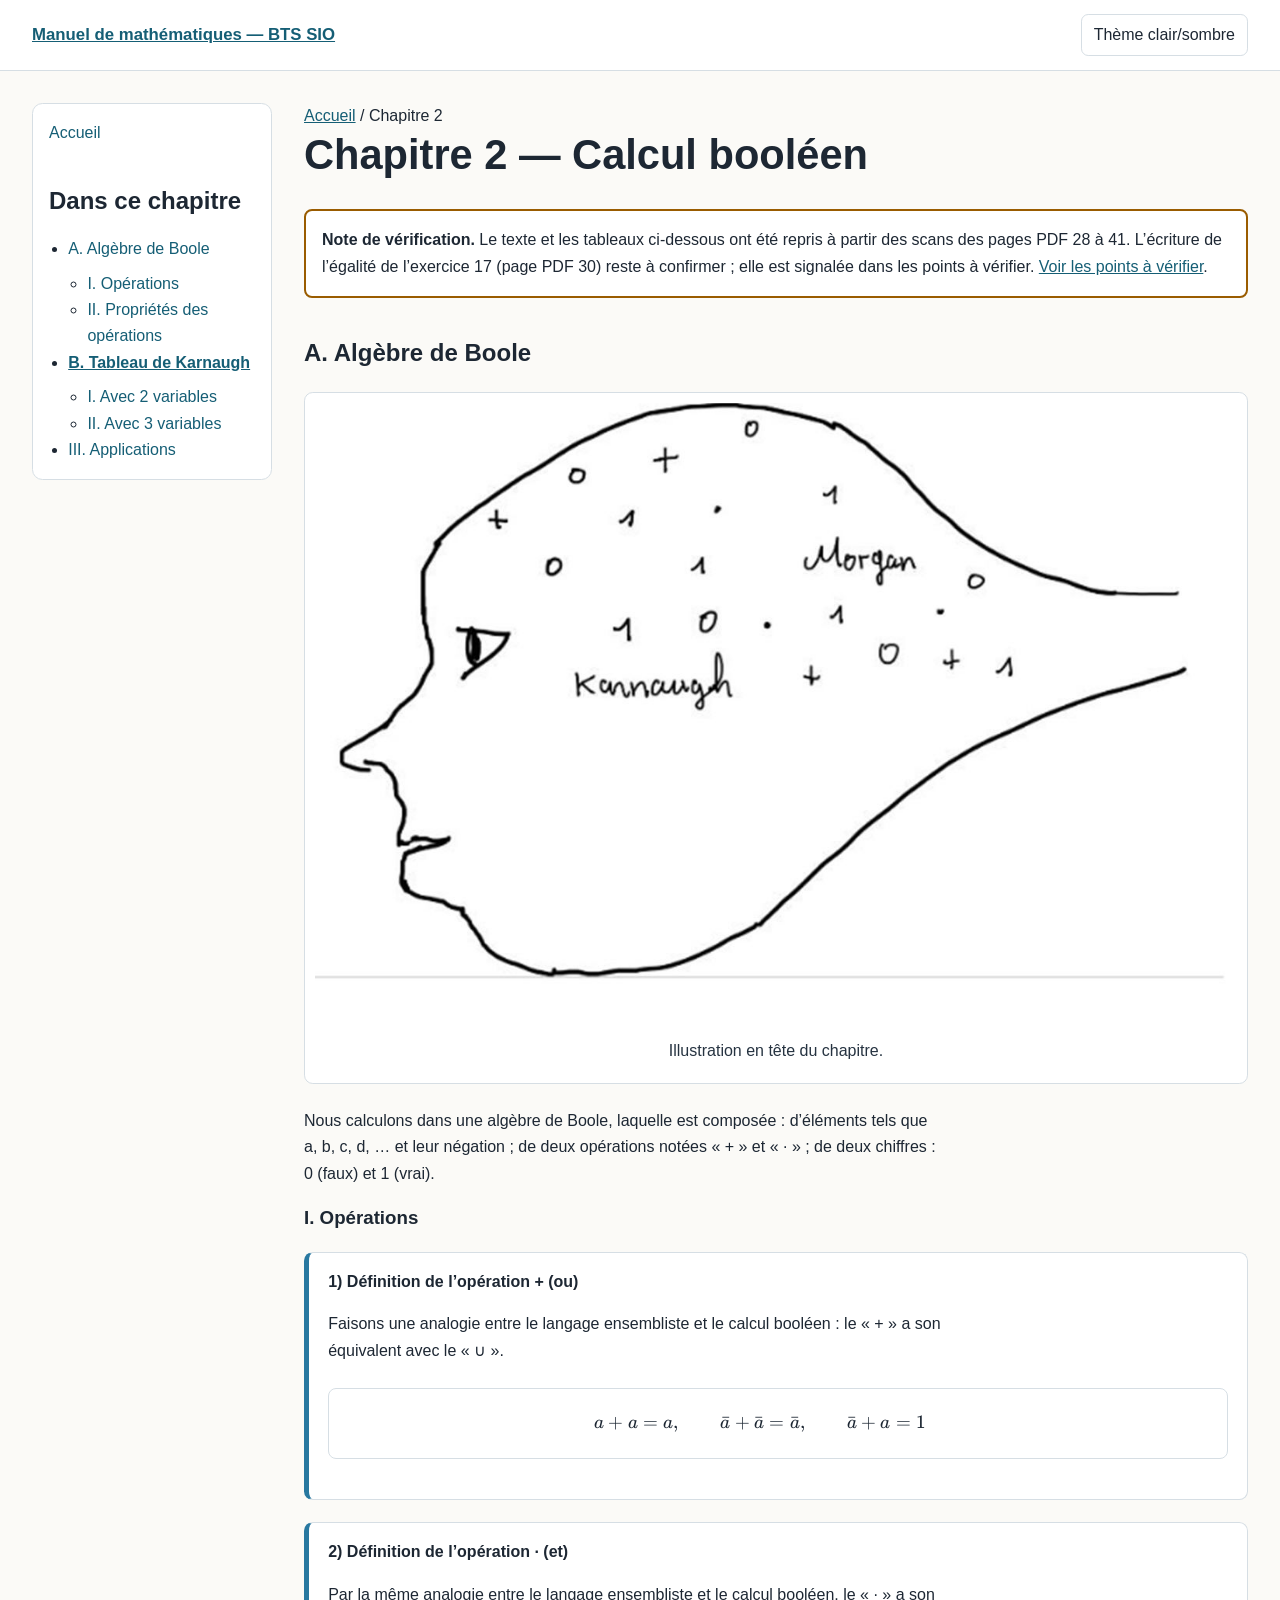
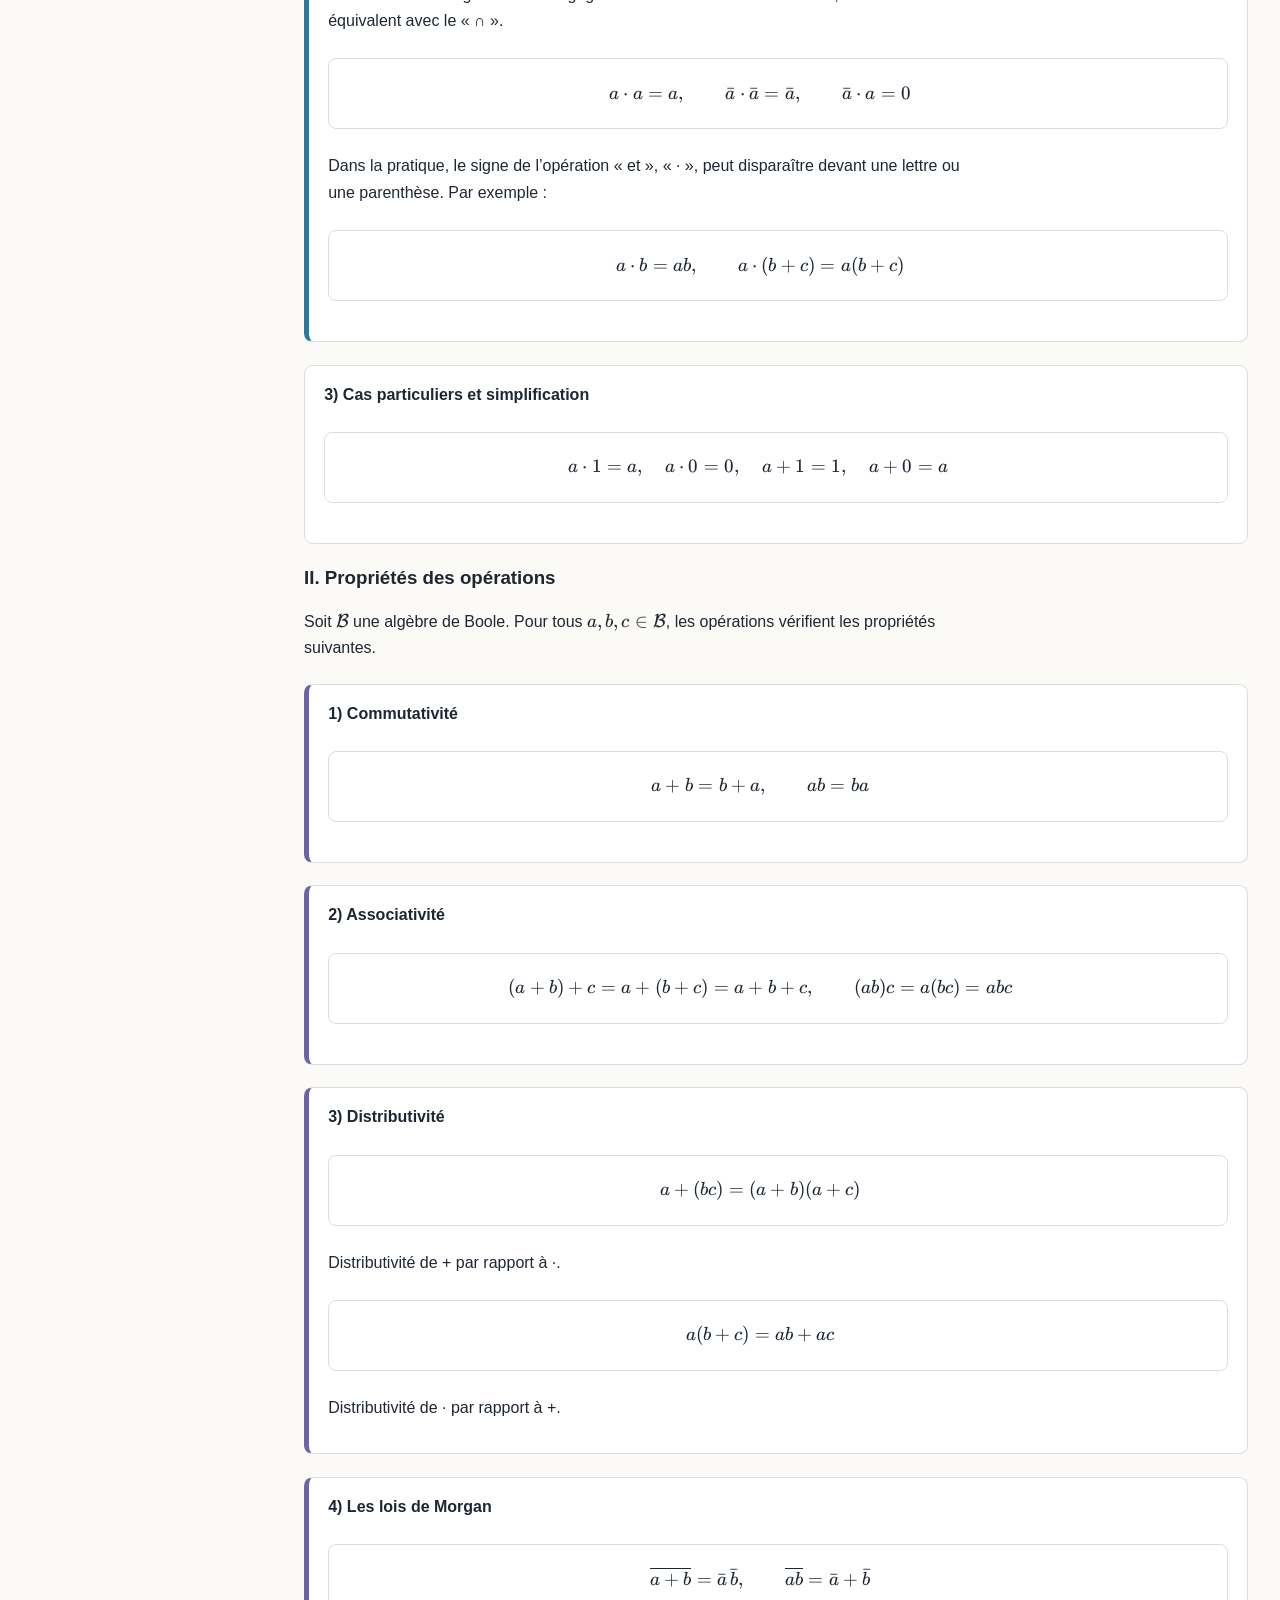
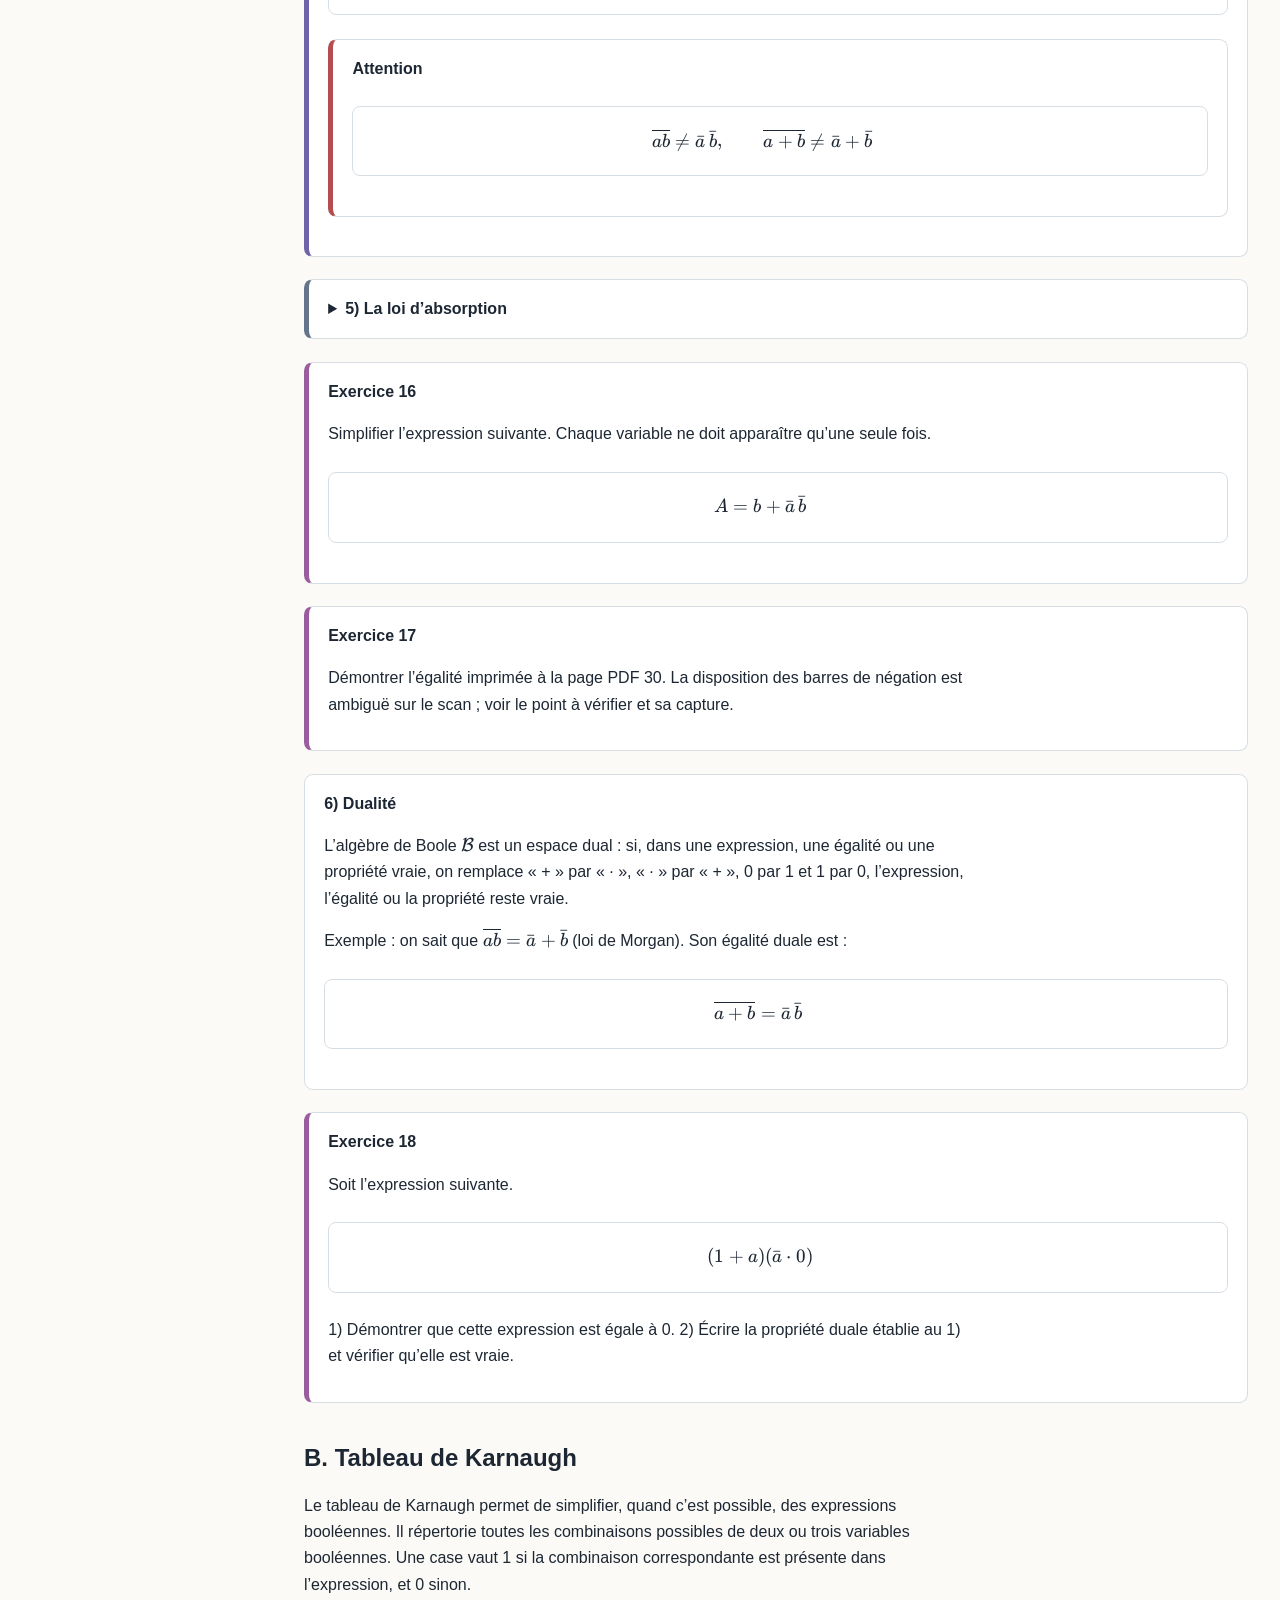
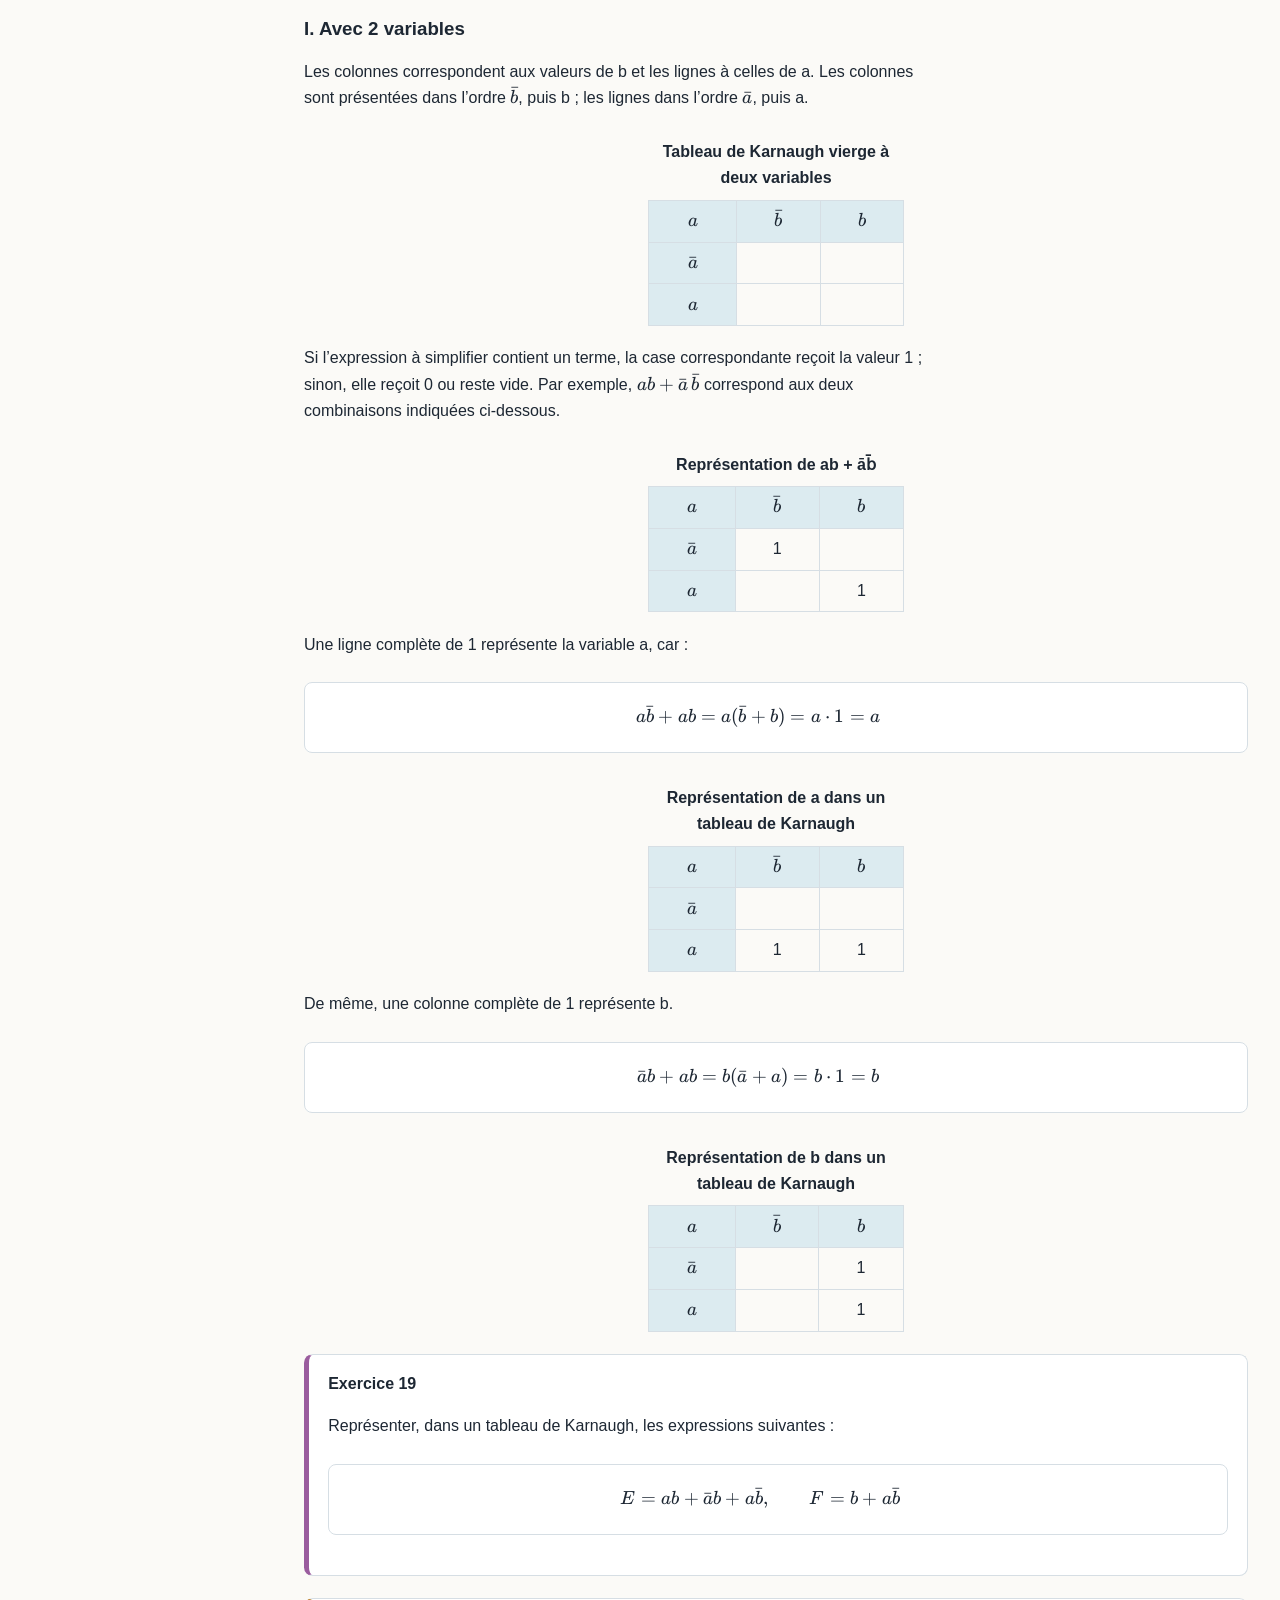
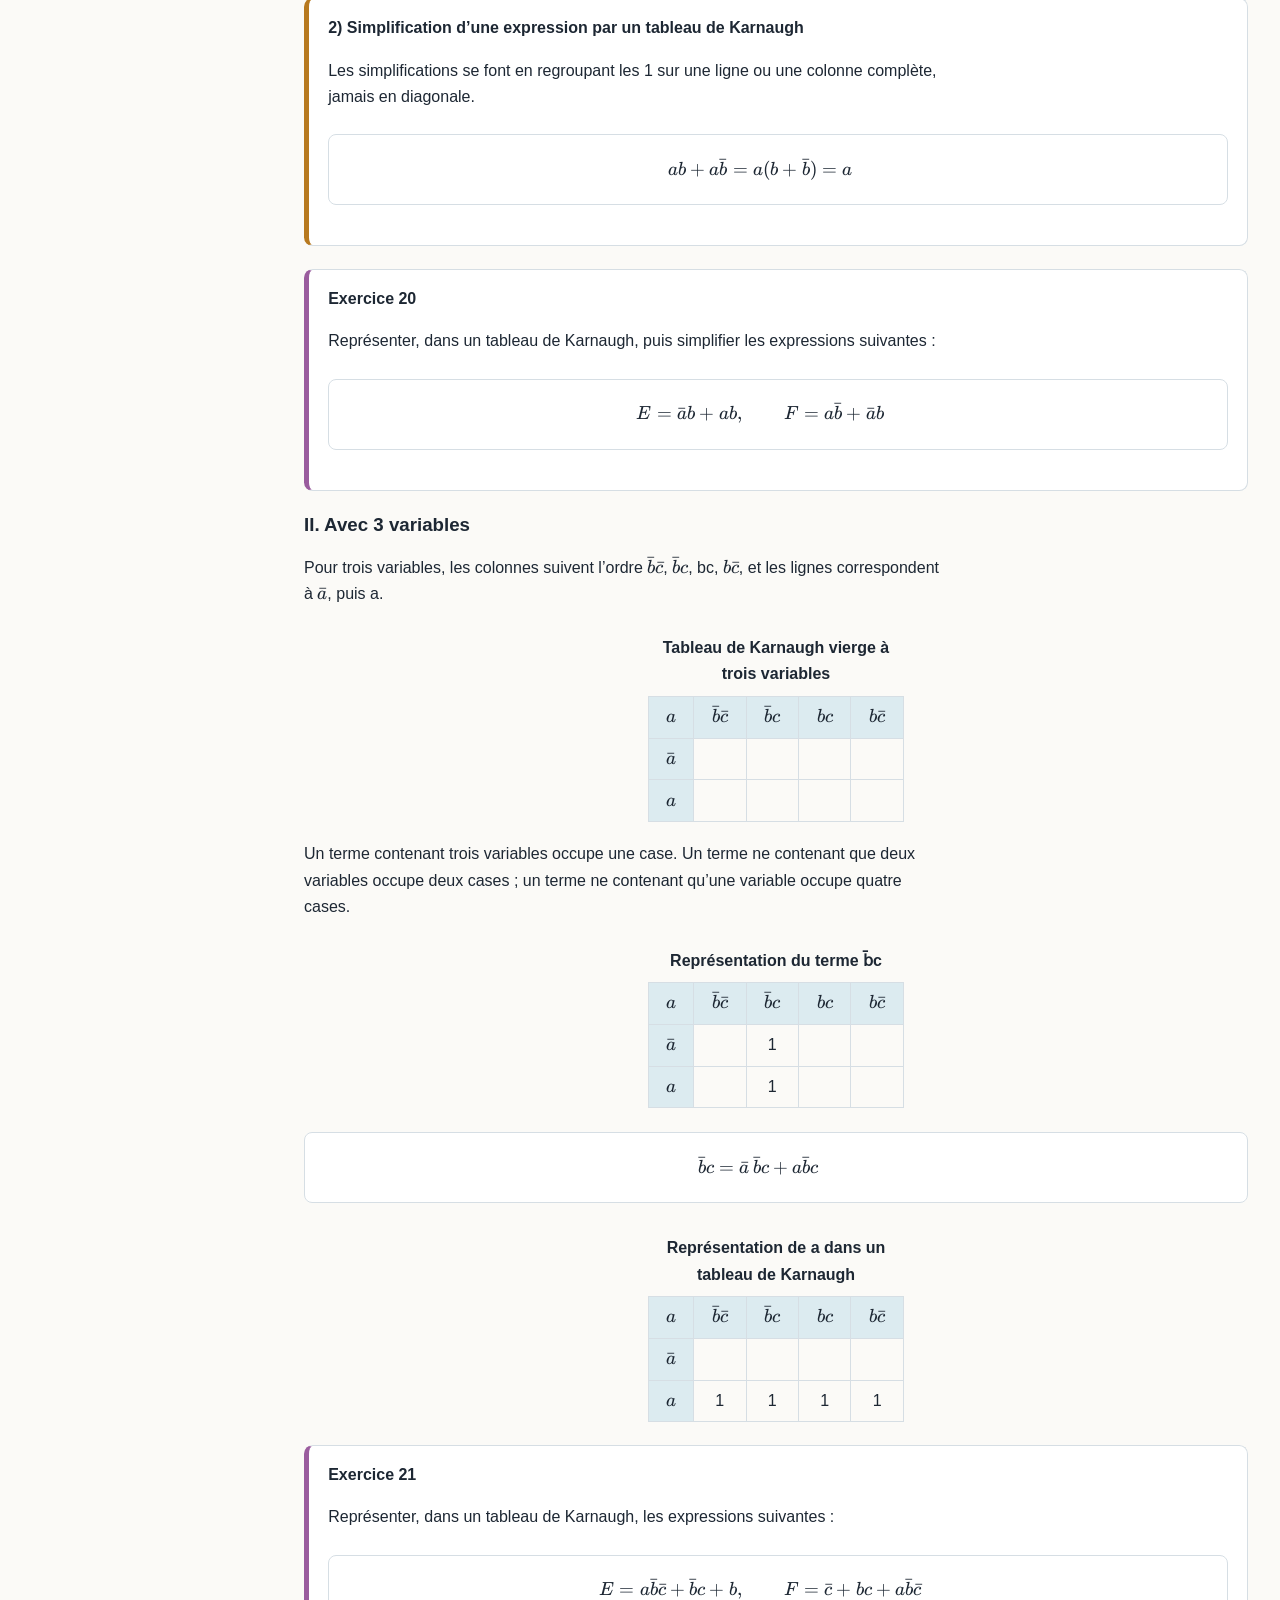
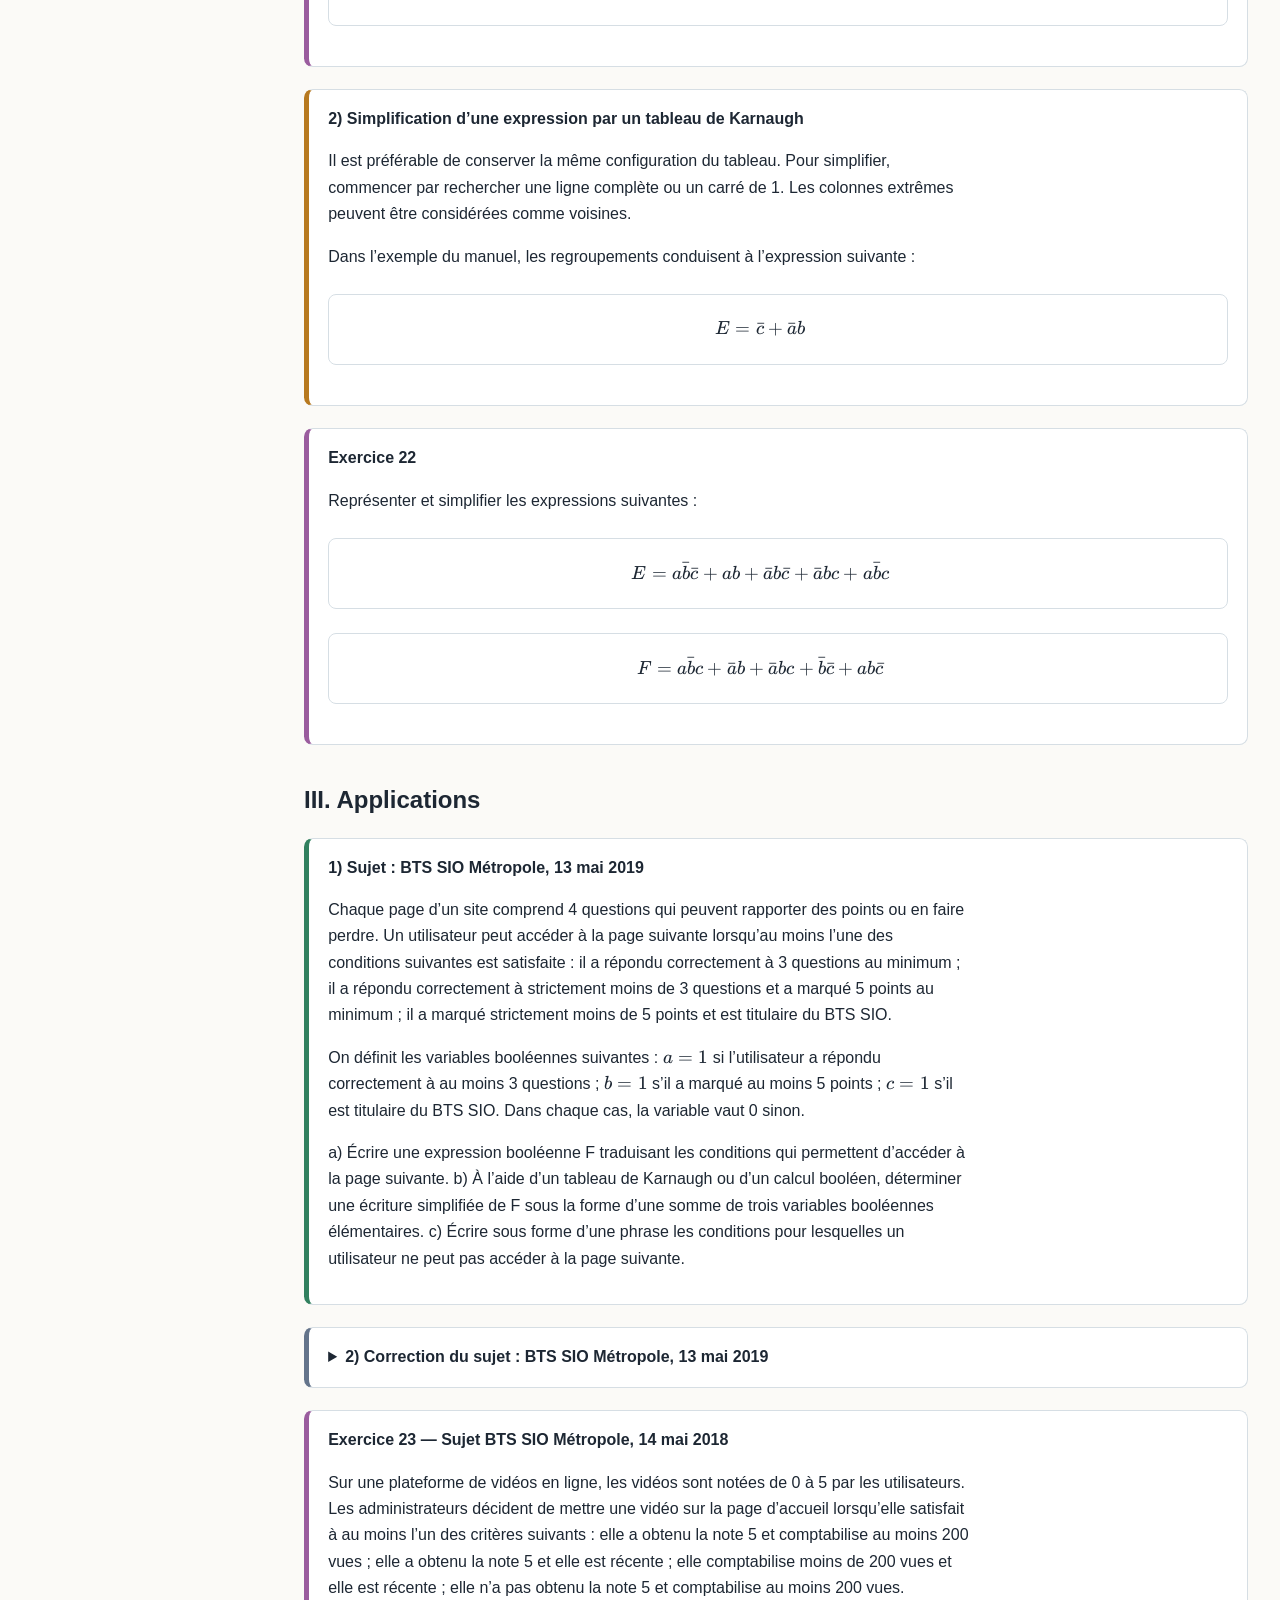
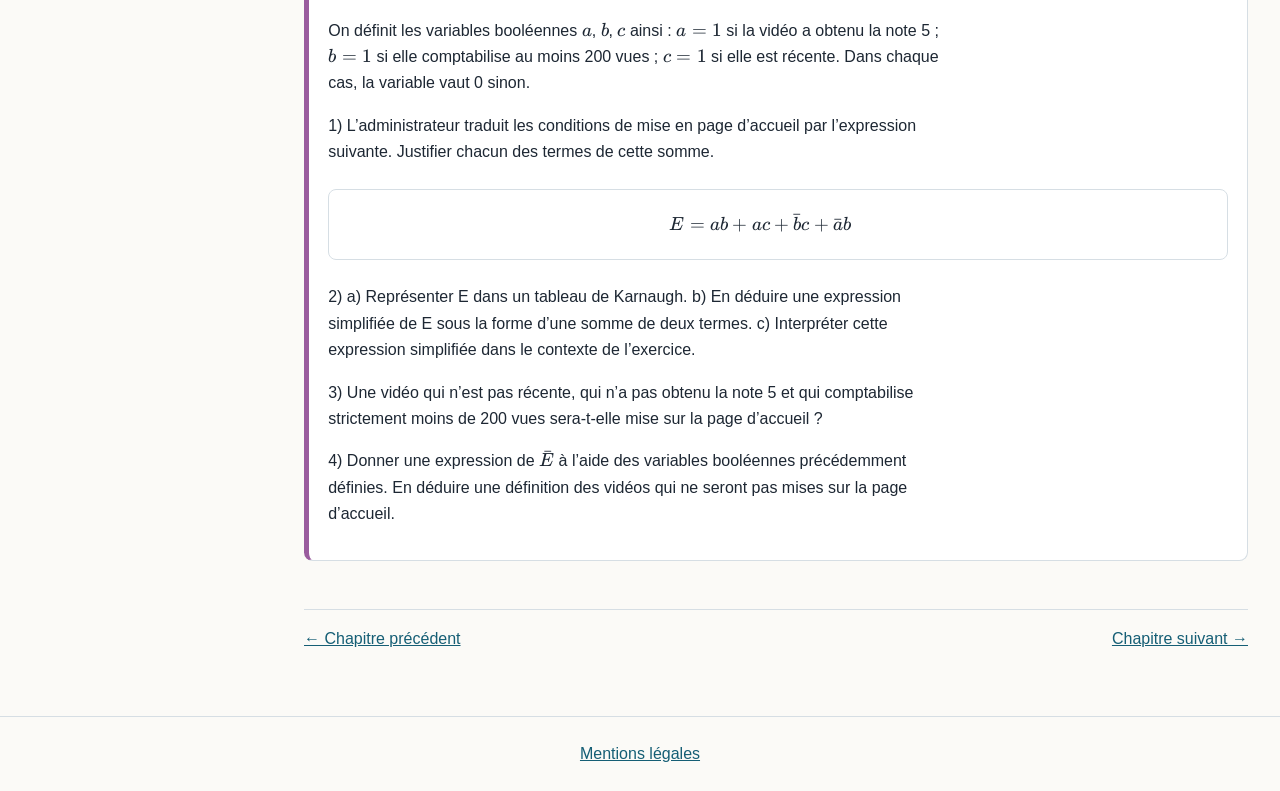
<file: chapitres/chapitre-02.html>
<!doctype html>
<html lang="fr">
<head>
  <meta charset="utf-8">
  <meta name="viewport" content="width=device-width, initial-scale=1">
  <title>Chapitre 2 — Calcul booléen — Manuel de mathématiques</title>
  <link rel="stylesheet" href="../assets/css/base.css">
  <link rel="stylesheet" href="../assets/css/layout.css">
  <link rel="stylesheet" href="../assets/css/maths.css">
  <link rel="stylesheet" href="../assets/css/print.css" media="print">
  <link rel="stylesheet" href="../assets/vendor/katex/katex.min.css">
</head>
<body>
  <header class="site-header"><div class="contenu barre-haute">
    <a class="marque" href="../index.html">Manuel de mathématiques — BTS SIO</a>
    <div class="actions"><button type="button" data-theme-toggle aria-pressed="false">Thème clair/sombre</button></div>
  </div></header>
  <div class="contenu page-layout">
    <nav class="sommaire" aria-label="Sommaire du chapitre">
      <a href="../index.html">Accueil</a><h2>Dans ce chapitre</h2><ul><li><a href="#algebre-boolenne">A. Algèbre de Boole</a><ul><li><a href="#operations-boolennes">I. Opérations</a></li><li><a href="#proprietes-operations">II. Propriétés des opérations</a></li></ul></li><li><a href="#tableau-karnaugh">B. Tableau de Karnaugh</a><ul><li><a href="#karnaugh-deux-variables">I. Avec 2 variables</a></li><li><a href="#karnaugh-trois-variables">II. Avec 3 variables</a></li></ul></li><li><a href="#applications-booleennes">III. Applications</a></li></ul>
    </nav>
    <main>
      <nav aria-label="Fil d’Ariane"><a href="../index.html">Accueil</a> / Chapitre 2</nav>
      <h1>Chapitre 2 — Calcul booléen</h1>
      
      <aside class="avertissement-ocr" aria-label="Note de vérification"><strong>Note de vérification.</strong> Le texte et les tableaux ci-dessous ont été repris à partir des scans des pages PDF 28 à 41. L’écriture de l’égalité de l’exercice 17 (page PDF 30) reste à confirmer ; elle est signalée dans les points à vérifier. <a href="../docs/points-a-verifier.md">Voir les points à vérifier</a>.</aside>
      <section><h2 id="algebre-boolenne">A. Algèbre de Boole</h2><figure id="ch02-fig-001"><img src="../assets/img/chapitre-02/ch02-fig-001.png" alt="Silhouette annotée avec des symboles et des termes de logique booléenne." loading="lazy" width="1187" height="797"><figcaption>Illustration en tête du chapitre.</figcaption></figure><p>Nous calculons dans une algèbre de Boole, laquelle est composée : d’éléments tels que a, b, c, d, … et leur négation ; de deux opérations notées « + » et « · » ; de deux chiffres : 0 (faux) et 1 (vrai).</p><section><h3 id="operations-boolennes">I. Opérations</h3><section class="box-definition"><p class="box-label">1) Définition de l’opération + (ou)</p><p>Faisons une analogie entre le langage ensembliste et le calcul booléen : le « + » a son équivalent avec le « ∪ ».</p>
<div class="formule" data-latex="a+a=a,\qquad \bar a+\bar a=\bar a,\qquad \bar a+a=1" role="group" aria-label="Formule">\[a+a=a,\qquad \bar a+\bar a=\bar a,\qquad \bar a+a=1\]</div></section><section class="box-definition"><p class="box-label">2) Définition de l’opération · (et)</p><p>Par la même analogie entre le langage ensembliste et le calcul booléen, le « · » a son équivalent avec le « ∩ ».</p>
<div class="formule" data-latex="a\cdot a=a,\qquad \bar a\cdot\bar a=\bar a,\qquad \bar a\cdot a=0" role="group" aria-label="Formule">\[a\cdot a=a,\qquad \bar a\cdot\bar a=\bar a,\qquad \bar a\cdot a=0\]</div>
<p>Dans la pratique, le signe de l’opération « et », « · », peut disparaître devant une lettre ou une parenthèse. Par exemple :</p>
<div class="formule" data-latex="a\cdot b=ab,\qquad a\cdot(b+c)=a(b+c)" role="group" aria-label="Formule">\[a\cdot b=ab,\qquad a\cdot(b+c)=a(b+c)\]</div></section><section class="box-retenir"><p class="box-label">3) Cas particuliers et simplification</p><div class="formule" data-latex="a\cdot1=a,\quad a\cdot0=0,\quad a+1=1,\quad a+0=a" role="group" aria-label="Formule">\[a\cdot1=a,\quad a\cdot0=0,\quad a+1=1,\quad a+0=a\]</div></section></section>
<section><h3 id="proprietes-operations">II. Propriétés des opérations</h3><p>Soit \(\mathcal B\) une algèbre de Boole. Pour tous \(a,b,c\in\mathcal B\), les opérations vérifient les propriétés suivantes.</p><section class="box-theoreme"><p class="box-label">1) Commutativité</p><div class="formule" data-latex="a+b=b+a,\qquad ab=ba" role="group" aria-label="Formule">\[a+b=b+a,\qquad ab=ba\]</div></section><section class="box-theoreme"><p class="box-label">2) Associativité</p><div class="formule" data-latex="(a+b)+c=a+(b+c)=a+b+c,\qquad (ab)c=a(bc)=abc" role="group" aria-label="Formule">\[(a+b)+c=a+(b+c)=a+b+c,\qquad (ab)c=a(bc)=abc\]</div></section><section class="box-theoreme"><p class="box-label">3) Distributivité</p><div class="formule" data-latex="a+(bc)=(a+b)(a+c)" role="group" aria-label="Formule">\[a+(bc)=(a+b)(a+c)\]</div>
<p>Distributivité de + par rapport à ·.</p>
<div class="formule" data-latex="a(b+c)=ab+ac" role="group" aria-label="Formule">\[a(b+c)=ab+ac\]</div>
<p>Distributivité de · par rapport à +.</p></section><section class="box-theoreme"><p class="box-label">4) Les lois de Morgan</p><div class="formule" data-latex="\overline{a+b}=\bar a\,\bar b,\qquad \overline{ab}=\bar a+\bar b" role="group" aria-label="Formule">\[\overline{a+b}=\bar a\,\bar b,\qquad \overline{ab}=\bar a+\bar b\]</div>
<section class="box-remarque"><p class="box-label">Attention</p><div class="formule" data-latex="\overline{ab}\ne\bar a\,\bar b,\qquad \overline{a+b}\ne\bar a+\bar b" role="group" aria-label="Formule">\[\overline{ab}\ne\bar a\,\bar b,\qquad \overline{a+b}\ne\bar a+\bar b\]</div></section></section><details class="box-demo"><summary>5) La loi d’absorption</summary><p>Exemple d’utilisation des règles de calcul pour démontrer la loi d’absorption.</p>
<div class="formule" data-latex="\begin{aligned}a+(ab)&amp;=(a+a)(a+b)&amp;&amp;\text{(distributivité (1))}\\&amp;=a(a+b)&amp;&amp;\text{(a+a=a)}\\&amp;=aa+ab&amp;&amp;\text{(distributivité (2))}\\&amp;=a+ab&amp;&amp;\text{(aa=a)}\\&amp;=a1+ab&amp;&amp;\text{(a=a1)}\\&amp;=a(1+b)&amp;&amp;\text{(factorisation par a)}\\&amp;=a&amp;&amp;\text{(1+b=1)}\end{aligned}" role="group" aria-label="Formule">\[\begin{aligned}a+(ab)&amp;=(a+a)(a+b)&amp;&amp;\text{(distributivité (1))}\\&amp;=a(a+b)&amp;&amp;\text{(a+a=a)}\\&amp;=aa+ab&amp;&amp;\text{(distributivité (2))}\\&amp;=a+ab&amp;&amp;\text{(aa=a)}\\&amp;=a1+ab&amp;&amp;\text{(a=a1)}\\&amp;=a(1+b)&amp;&amp;\text{(factorisation par a)}\\&amp;=a&amp;&amp;\text{(1+b=1)}\end{aligned}\]</div>
<div class="formule" data-latex="a+(ab)=a(a+b)=a" role="group" aria-label="Formule">\[a+(ab)=a(a+b)=a\]</div><p class="fin-demo" aria-label="fin de démonstration">∎</p></details><section class="box-exercice"><p class="box-label">Exercice 16</p><p>Simplifier l’expression suivante. Chaque variable ne doit apparaître qu’une seule fois.</p>
<div class="formule" data-latex="A=b+\bar a\,\bar b" role="group" aria-label="Formule">\[A=b+\bar a\,\bar b\]</div></section><section class="box-exercice"><p class="box-label">Exercice 17</p><p>Démontrer l’égalité imprimée à la page PDF 30. La disposition des barres de négation est ambiguë sur le scan ; voir le point à vérifier et sa capture.</p></section><section class="box-retenir"><p class="box-label">6) Dualité</p><p>L’algèbre de Boole \(\mathcal B\) est un espace dual : si, dans une expression, une égalité ou une propriété vraie, on remplace « + » par « · », « · » par « + », 0 par 1 et 1 par 0, l’expression, l’égalité ou la propriété reste vraie.</p>
<p>Exemple : on sait que \(\overline{ab}=\bar a+\bar b\) (loi de Morgan). Son égalité duale est :</p>
<div class="formule" data-latex="\overline{a+b}=\bar a\,\bar b" role="group" aria-label="Formule">\[\overline{a+b}=\bar a\,\bar b\]</div></section><section class="box-exercice"><p class="box-label">Exercice 18</p><p>Soit l’expression suivante.</p>
<div class="formule" data-latex="(1+a)(\bar a\cdot0)" role="group" aria-label="Formule">\[(1+a)(\bar a\cdot0)\]</div>
<p>1) Démontrer que cette expression est égale à 0. 2) Écrire la propriété duale établie au 1) et vérifier qu’elle est vraie.</p></section></section></section>
<section><h2 id="tableau-karnaugh">B. Tableau de Karnaugh</h2><p>Le tableau de Karnaugh permet de simplifier, quand c’est possible, des expressions booléennes. Il répertorie toutes les combinaisons possibles de deux ou trois variables booléennes. Une case vaut 1 si la combinaison correspondante est présente dans l’expression, et 0 sinon.</p><section><h3 id="karnaugh-deux-variables">I. Avec 2 variables</h3><p>Les colonnes correspondent aux valeurs de b et les lignes à celles de a. Les colonnes sont présentées dans l’ordre \(\bar b\), puis b ; les lignes dans l’ordre \(\bar a\), puis a.</p><div class="table-wrapper"><table><caption>Tableau de Karnaugh vierge à deux variables</caption><thead><tr><th scope="col">\(a\)</th><th scope="col">\(\bar b\)</th><th scope="col">\(b\)</th></tr></thead><tbody><tr><th scope="row">\(\bar a\)</th><td></td><td></td></tr>
<tr><th scope="row">\(a\)</th><td></td><td></td></tr></tbody></table></div><p>Si l’expression à simplifier contient un terme, la case correspondante reçoit la valeur 1 ; sinon, elle reçoit 0 ou reste vide. Par exemple, \(ab+\bar a\,\bar b\) correspond aux deux combinaisons indiquées ci-dessous.</p><div class="table-wrapper"><table><caption>Représentation de ab + āb̄</caption><thead><tr><th scope="col">\(a\)</th><th scope="col">\(\bar b\)</th><th scope="col">\(b\)</th></tr></thead><tbody><tr><th scope="row">\(\bar a\)</th><td>1</td><td></td></tr>
<tr><th scope="row">\(a\)</th><td></td><td>1</td></tr></tbody></table></div><p>Une ligne complète de 1 représente la variable a, car :</p><div class="formule" data-latex="a\bar b+ab=a(\bar b+b)=a\cdot1=a" role="group" aria-label="Formule">\[a\bar b+ab=a(\bar b+b)=a\cdot1=a\]</div><div class="table-wrapper"><table><caption>Représentation de a dans un tableau de Karnaugh</caption><thead><tr><th scope="col">\(a\)</th><th scope="col">\(\bar b\)</th><th scope="col">\(b\)</th></tr></thead><tbody><tr><th scope="row">\(\bar a\)</th><td></td><td></td></tr>
<tr><th scope="row">\(a\)</th><td>1</td><td>1</td></tr></tbody></table></div><p>De même, une colonne complète de 1 représente b.</p><div class="formule" data-latex="\bar a b+ab=b(\bar a+a)=b\cdot1=b" role="group" aria-label="Formule">\[\bar a b+ab=b(\bar a+a)=b\cdot1=b\]</div><div class="table-wrapper"><table><caption>Représentation de b dans un tableau de Karnaugh</caption><thead><tr><th scope="col">\(a\)</th><th scope="col">\(\bar b\)</th><th scope="col">\(b\)</th></tr></thead><tbody><tr><th scope="row">\(\bar a\)</th><td></td><td>1</td></tr>
<tr><th scope="row">\(a\)</th><td></td><td>1</td></tr></tbody></table></div><section class="box-exercice"><p class="box-label">Exercice 19</p><p>Représenter, dans un tableau de Karnaugh, les expressions suivantes :</p>
<div class="formule" data-latex="E=ab+\bar a b+a\bar b,\qquad F=b+a\bar b" role="group" aria-label="Formule">\[E=ab+\bar a b+a\bar b,\qquad F=b+a\bar b\]</div></section><section class="box-methode"><p class="box-label">2) Simplification d’une expression par un tableau de Karnaugh</p><p>Les simplifications se font en regroupant les 1 sur une ligne ou une colonne complète, jamais en diagonale.</p>
<div class="formule" data-latex="ab+a\bar b=a(b+\bar b)=a" role="group" aria-label="Formule">\[ab+a\bar b=a(b+\bar b)=a\]</div></section><section class="box-exercice"><p class="box-label">Exercice 20</p><p>Représenter, dans un tableau de Karnaugh, puis simplifier les expressions suivantes :</p>
<div class="formule" data-latex="E=\bar a b+ab,\qquad F=a\bar b+\bar a b" role="group" aria-label="Formule">\[E=\bar a b+ab,\qquad F=a\bar b+\bar a b\]</div></section></section>
<section><h3 id="karnaugh-trois-variables">II. Avec 3 variables</h3><p>Pour trois variables, les colonnes suivent l’ordre \(\bar b\bar c\), \(\bar b c\), bc, \(b\bar c\), et les lignes correspondent à \(\bar a\), puis a.</p><div class="table-wrapper"><table><caption>Tableau de Karnaugh vierge à trois variables</caption><thead><tr><th scope="col">\(a\)</th><th scope="col">\(\bar b\bar c\)</th><th scope="col">\(\bar b c\)</th><th scope="col">\(bc\)</th><th scope="col">\(b\bar c\)</th></tr></thead><tbody><tr><th scope="row">\(\bar a\)</th><td></td><td></td><td></td><td></td></tr>
<tr><th scope="row">\(a\)</th><td></td><td></td><td></td><td></td></tr></tbody></table></div><p>Un terme contenant trois variables occupe une case. Un terme ne contenant que deux variables occupe deux cases ; un terme ne contenant qu’une variable occupe quatre cases.</p><div class="table-wrapper"><table><caption>Représentation du terme b̄c</caption><thead><tr><th scope="col">\(a\)</th><th scope="col">\(\bar b\bar c\)</th><th scope="col">\(\bar b c\)</th><th scope="col">\(bc\)</th><th scope="col">\(b\bar c\)</th></tr></thead><tbody><tr><th scope="row">\(\bar a\)</th><td></td><td>1</td><td></td><td></td></tr>
<tr><th scope="row">\(a\)</th><td></td><td>1</td><td></td><td></td></tr></tbody></table></div><div class="formule" data-latex="\bar b c=\bar a\,\bar b c+a\bar b c" role="group" aria-label="Formule">\[\bar b c=\bar a\,\bar b c+a\bar b c\]</div><div class="table-wrapper"><table><caption>Représentation de a dans un tableau de Karnaugh</caption><thead><tr><th scope="col">\(a\)</th><th scope="col">\(\bar b\bar c\)</th><th scope="col">\(\bar b c\)</th><th scope="col">\(bc\)</th><th scope="col">\(b\bar c\)</th></tr></thead><tbody><tr><th scope="row">\(\bar a\)</th><td></td><td></td><td></td><td></td></tr>
<tr><th scope="row">\(a\)</th><td>1</td><td>1</td><td>1</td><td>1</td></tr></tbody></table></div><section class="box-exercice"><p class="box-label">Exercice 21</p><p>Représenter, dans un tableau de Karnaugh, les expressions suivantes :</p>
<div class="formule" data-latex="E=a\bar b\bar c+\bar b c+b,\qquad F=\bar c+bc+a\bar b\bar c" role="group" aria-label="Formule">\[E=a\bar b\bar c+\bar b c+b,\qquad F=\bar c+bc+a\bar b\bar c\]</div></section><section class="box-methode"><p class="box-label">2) Simplification d’une expression par un tableau de Karnaugh</p><p>Il est préférable de conserver la même configuration du tableau. Pour simplifier, commencer par rechercher une ligne complète ou un carré de 1. Les colonnes extrêmes peuvent être considérées comme voisines.</p>
<p>Dans l’exemple du manuel, les regroupements conduisent à l’expression suivante :</p>
<div class="formule" data-latex="E=\bar c+\bar a b" role="group" aria-label="Formule">\[E=\bar c+\bar a b\]</div></section><section class="box-exercice"><p class="box-label">Exercice 22</p><p>Représenter et simplifier les expressions suivantes :</p>
<div class="formule" data-latex="E=a\bar b\bar c+ab+\bar a b\bar c+\bar a bc+a\bar b c" role="group" aria-label="Formule">\[E=a\bar b\bar c+ab+\bar a b\bar c+\bar a bc+a\bar b c\]</div>
<div class="formule" data-latex="F=a\bar b c+\bar a b+\bar a bc+\bar b\bar c+ab\bar c" role="group" aria-label="Formule">\[F=a\bar b c+\bar a b+\bar a bc+\bar b\bar c+ab\bar c\]</div></section></section></section>
<section><h2 id="applications-booleennes">III. Applications</h2><section class="box-exemple"><p class="box-label">1) Sujet : BTS SIO Métropole, 13 mai 2019</p><p>Chaque page d’un site comprend 4 questions qui peuvent rapporter des points ou en faire perdre. Un utilisateur peut accéder à la page suivante lorsqu’au moins l’une des conditions suivantes est satisfaite : il a répondu correctement à 3 questions au minimum ; il a répondu correctement à strictement moins de 3 questions et a marqué 5 points au minimum ; il a marqué strictement moins de 5 points et est titulaire du BTS SIO.</p>
<p>On définit les variables booléennes suivantes : \(a=1\) si l’utilisateur a répondu correctement à au moins 3 questions ; \(b=1\) s’il a marqué au moins 5 points ; \(c=1\) s’il est titulaire du BTS SIO. Dans chaque cas, la variable vaut 0 sinon.</p>
<p>a) Écrire une expression booléenne F traduisant les conditions qui permettent d’accéder à la page suivante. b) À l’aide d’un tableau de Karnaugh ou d’un calcul booléen, déterminer une écriture simplifiée de F sous la forme d’une somme de trois variables booléennes élémentaires. c) Écrire sous forme d’une phrase les conditions pour lesquelles un utilisateur ne peut pas accéder à la page suivante.</p></section><details class="box-demo"><summary>2) Correction du sujet : BTS SIO Métropole, 13 mai 2019</summary><p>Question a. Les trois conditions correspondent respectivement à \(a\), \(\bar a b\) et \(\bar b c\). Ainsi :</p>
<div class="formule" data-latex="F=a+\bar a b+\bar b c" role="group" aria-label="Formule">\[F=a+\bar a b+\bar b c\]</div>
<p>Question b. Le tableau de Karnaugh correspondant conduit à la simplification suivante :</p>
<div class="formule" data-latex="F=a+b+c" role="group" aria-label="Formule">\[F=a+b+c\]</div>
<p>Question c. Le complément de F est représenté par la case de valeur 0 :</p>
<div class="formule" data-latex="\bar F=\bar a\,\bar b\,\bar c" role="group" aria-label="Formule">\[\bar F=\bar a\,\bar b\,\bar c\]</div>
<p>L’utilisateur ne peut pas accéder à la page suivante s’il a répondu correctement à strictement moins de 3 questions, s’il a marqué strictement moins de 5 points et s’il n’est pas titulaire du BTS SIO.</p><p class="fin-demo" aria-label="fin de démonstration">∎</p></details><section class="box-exercice"><p class="box-label">Exercice 23 — Sujet BTS SIO Métropole, 14 mai 2018</p><p>Sur une plateforme de vidéos en ligne, les vidéos sont notées de 0 à 5 par les utilisateurs. Les administrateurs décident de mettre une vidéo sur la page d’accueil lorsqu’elle satisfait à au moins l’un des critères suivants : elle a obtenu la note 5 et comptabilise au moins 200 vues ; elle a obtenu la note 5 et elle est récente ; elle comptabilise moins de 200 vues et elle est récente ; elle n’a pas obtenu la note 5 et comptabilise au moins 200 vues.</p>
<p>On définit les variables booléennes \(a\), \(b\), \(c\) ainsi : \(a=1\) si la vidéo a obtenu la note 5 ; \(b=1\) si elle comptabilise au moins 200 vues ; \(c=1\) si elle est récente. Dans chaque cas, la variable vaut 0 sinon.</p>
<p>1) L’administrateur traduit les conditions de mise en page d’accueil par l’expression suivante. Justifier chacun des termes de cette somme.</p>
<div class="formule" data-latex="E=ab+ac+\bar b c+\bar a b" role="group" aria-label="Formule">\[E=ab+ac+\bar b c+\bar a b\]</div>
<p>2) a) Représenter E dans un tableau de Karnaugh. b) En déduire une expression simplifiée de E sous la forme d’une somme de deux termes. c) Interpréter cette expression simplifiée dans le contexte de l’exercice.</p>
<p>3) Une vidéo qui n’est pas récente, qui n’a pas obtenu la note 5 et qui comptabilise strictement moins de 200 vues sera-t-elle mise sur la page d’accueil ?</p>
<p>4) Donner une expression de \(\bar E\) à l’aide des variables booléennes précédemment définies. En déduire une définition des vidéos qui ne seront pas mises sur la page d’accueil.</p></section></section>
      <nav class="pagination" aria-label="Navigation entre les chapitres"><a href="chapitre-01.html">← Chapitre précédent</a><a href="chapitre-03.html">Chapitre suivant →</a></nav>
    </main>
  </div>
  <footer class="site-footer"><a href="../mentions-legales.html">Mentions légales</a></footer>
  <script src="../assets/vendor/katex/katex.min.js"></script>
  <script src="../assets/vendor/katex/contrib/auto-render.min.js"></script>
  <script src="../assets/js/main.js"></script>
  <script src="../assets/js/maths.js"></script>
  <script src="../assets/js/figures.js"></script>
  <script src="../assets/js/exercices.js"></script>
</body>
</html>
</file>
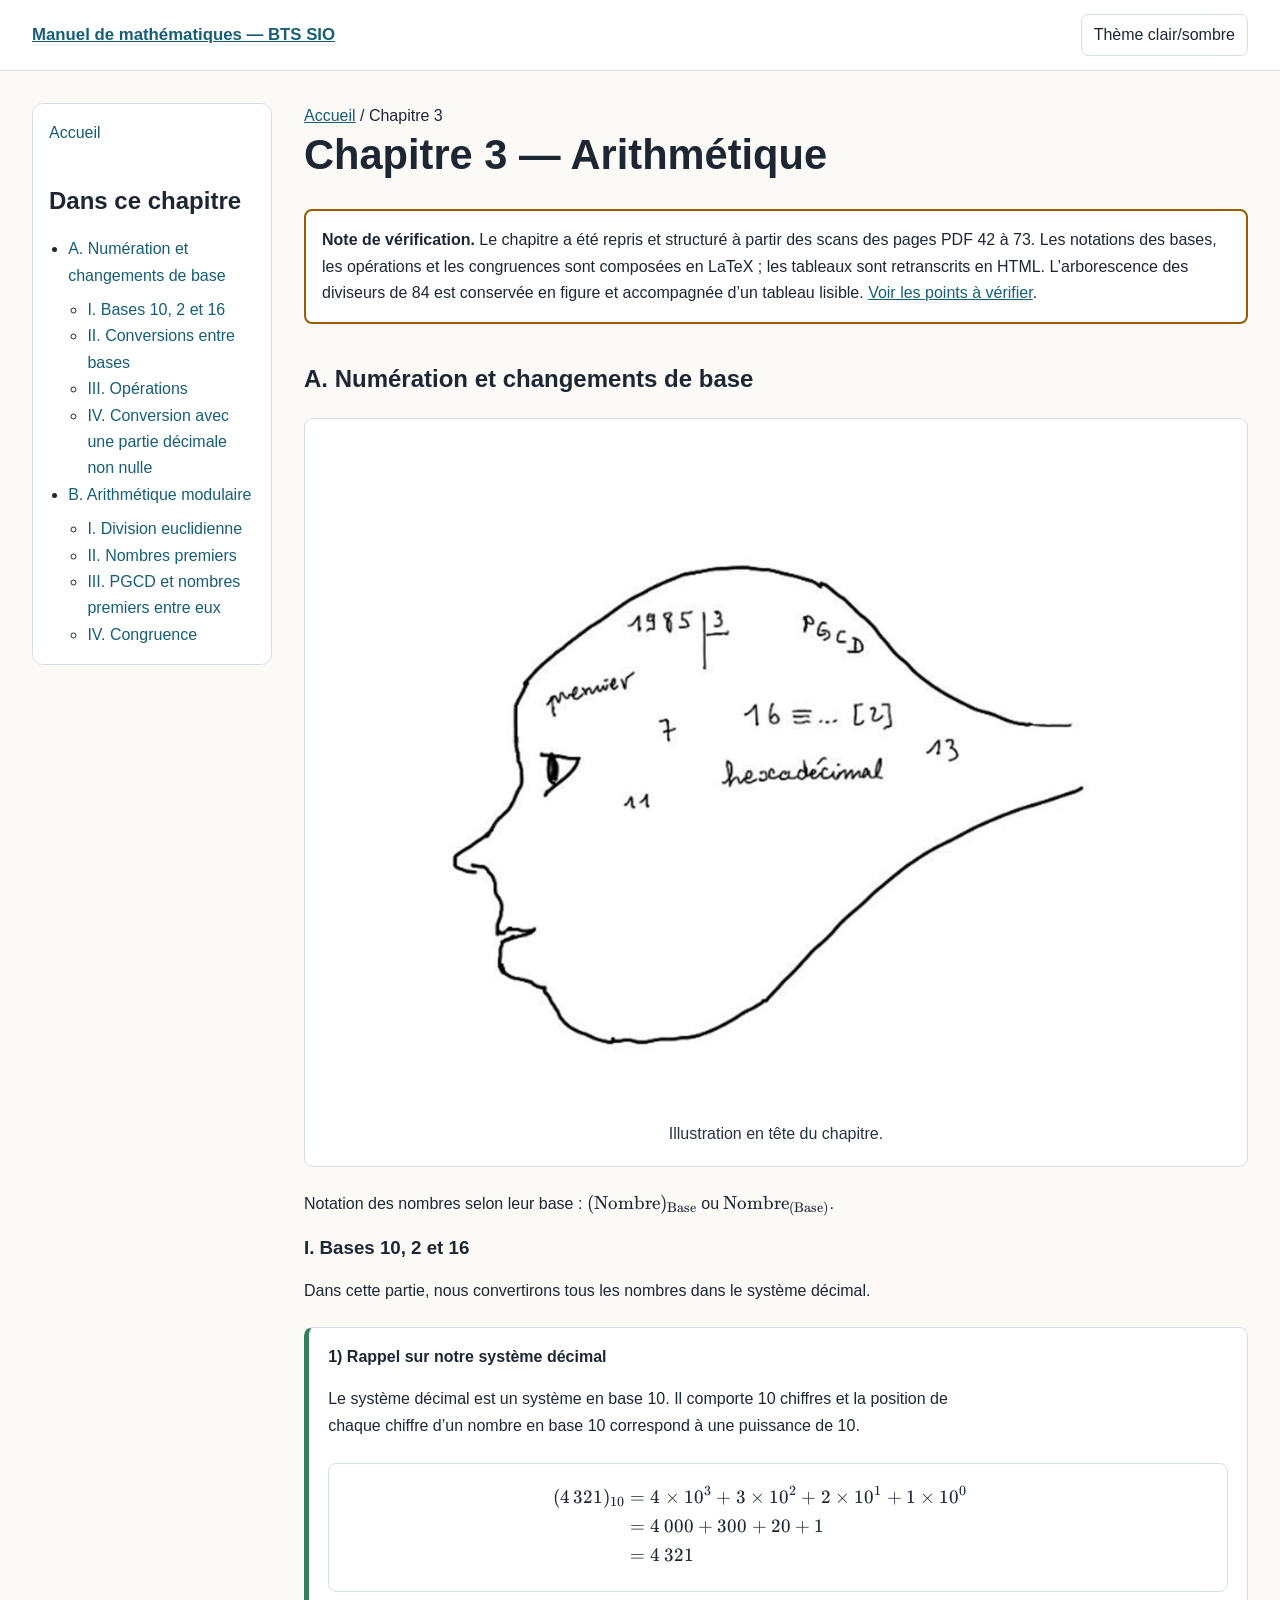
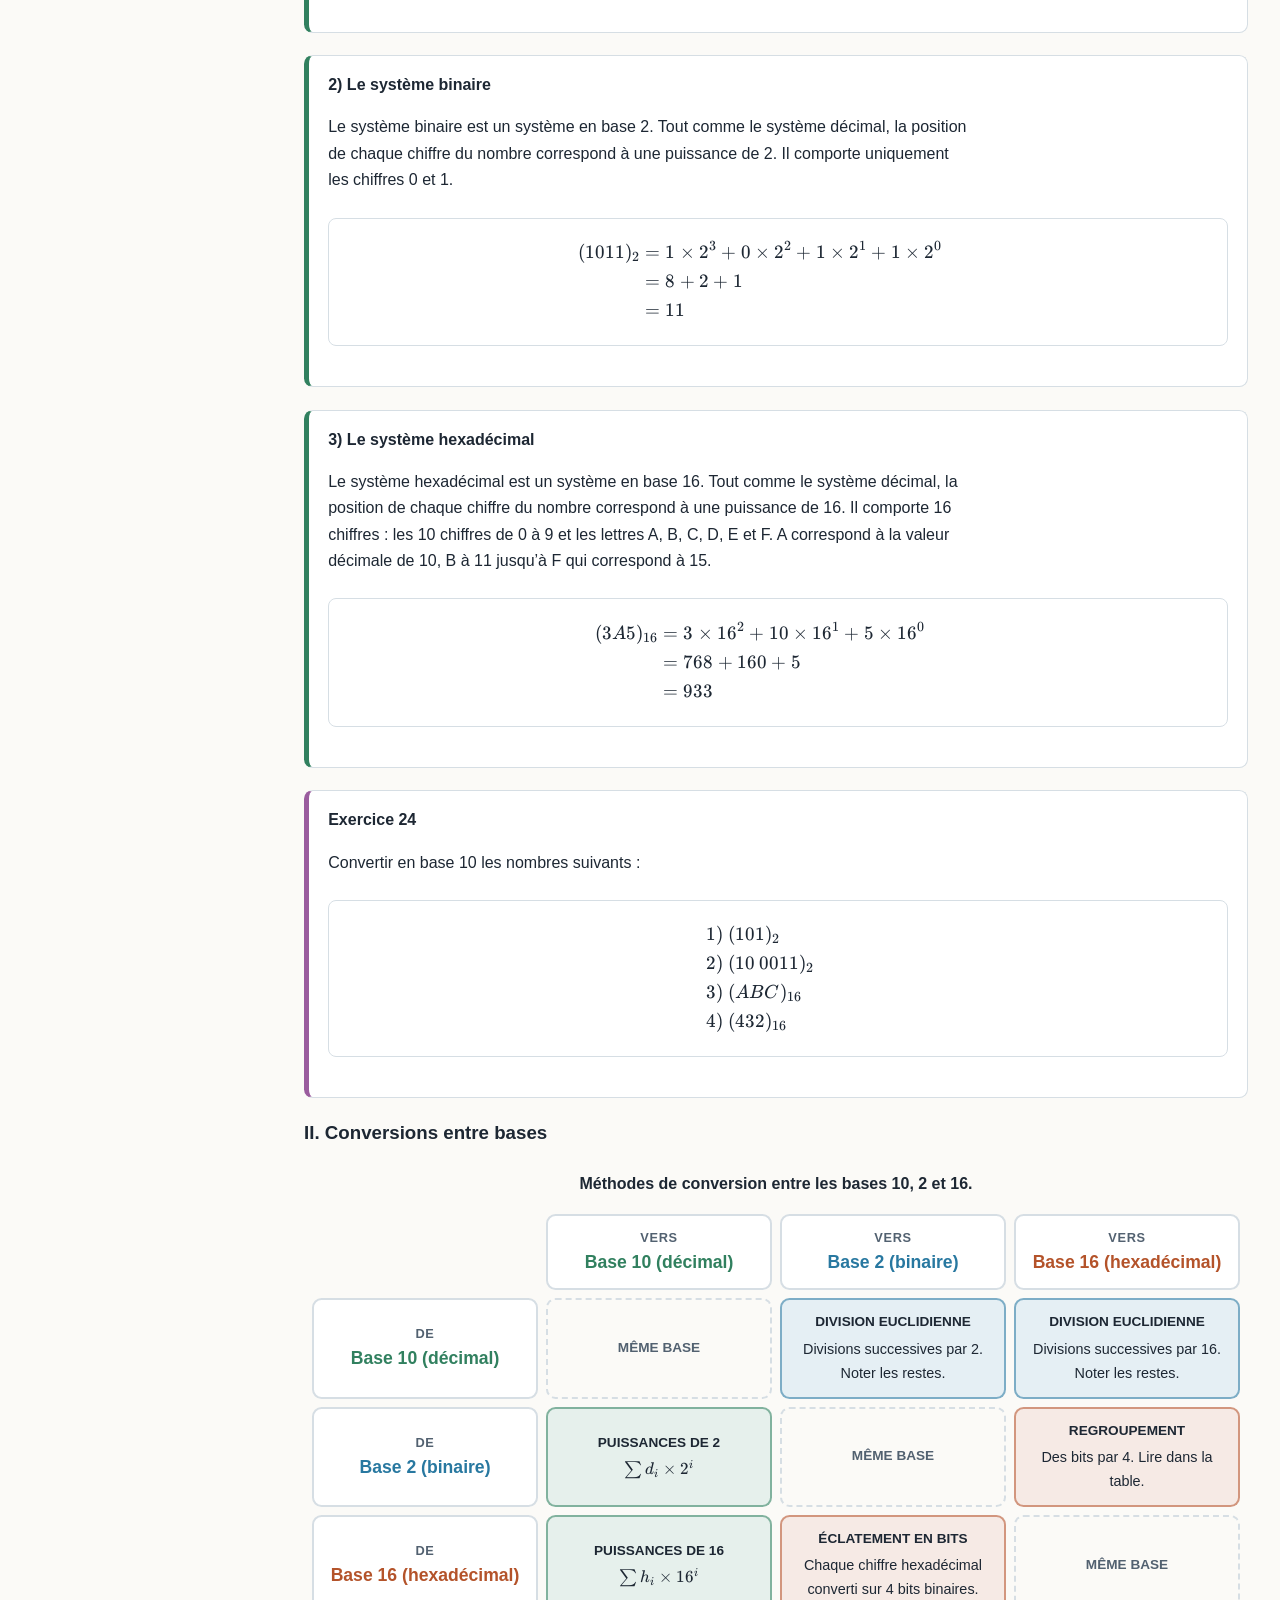
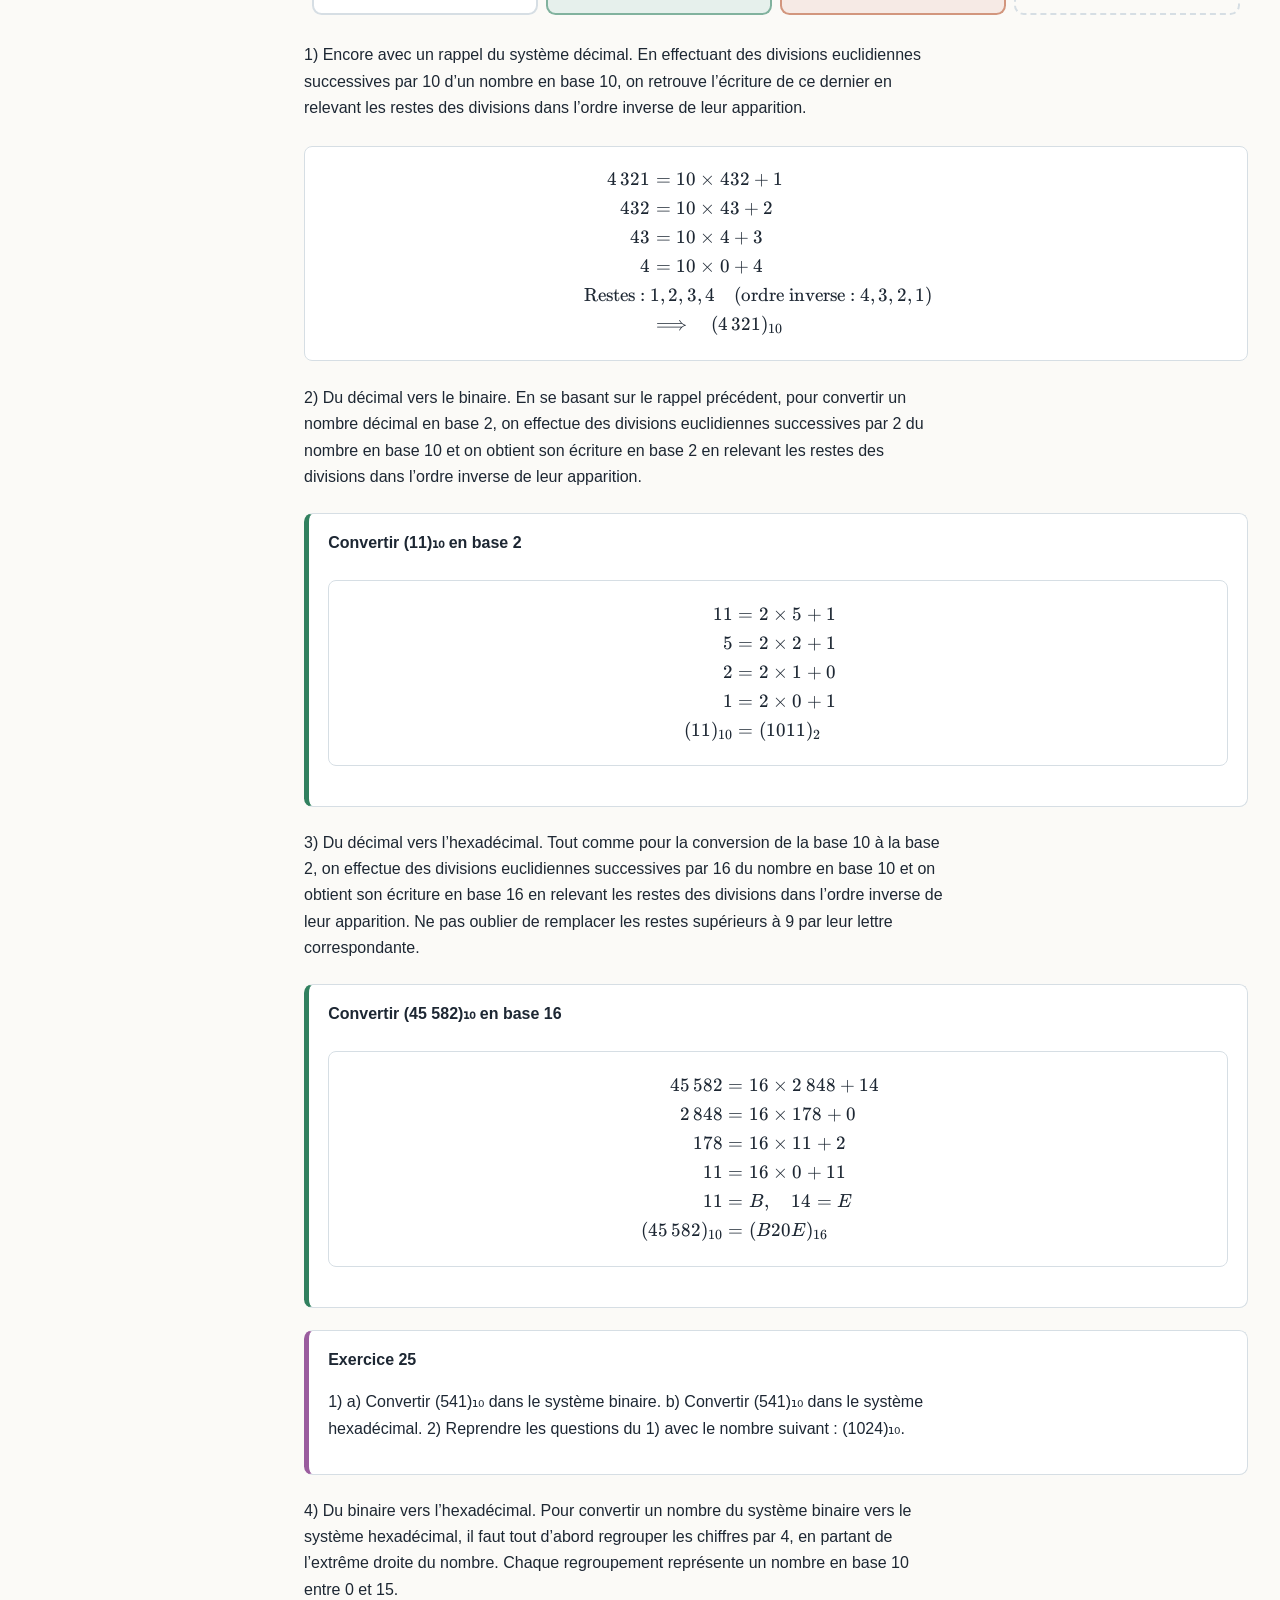
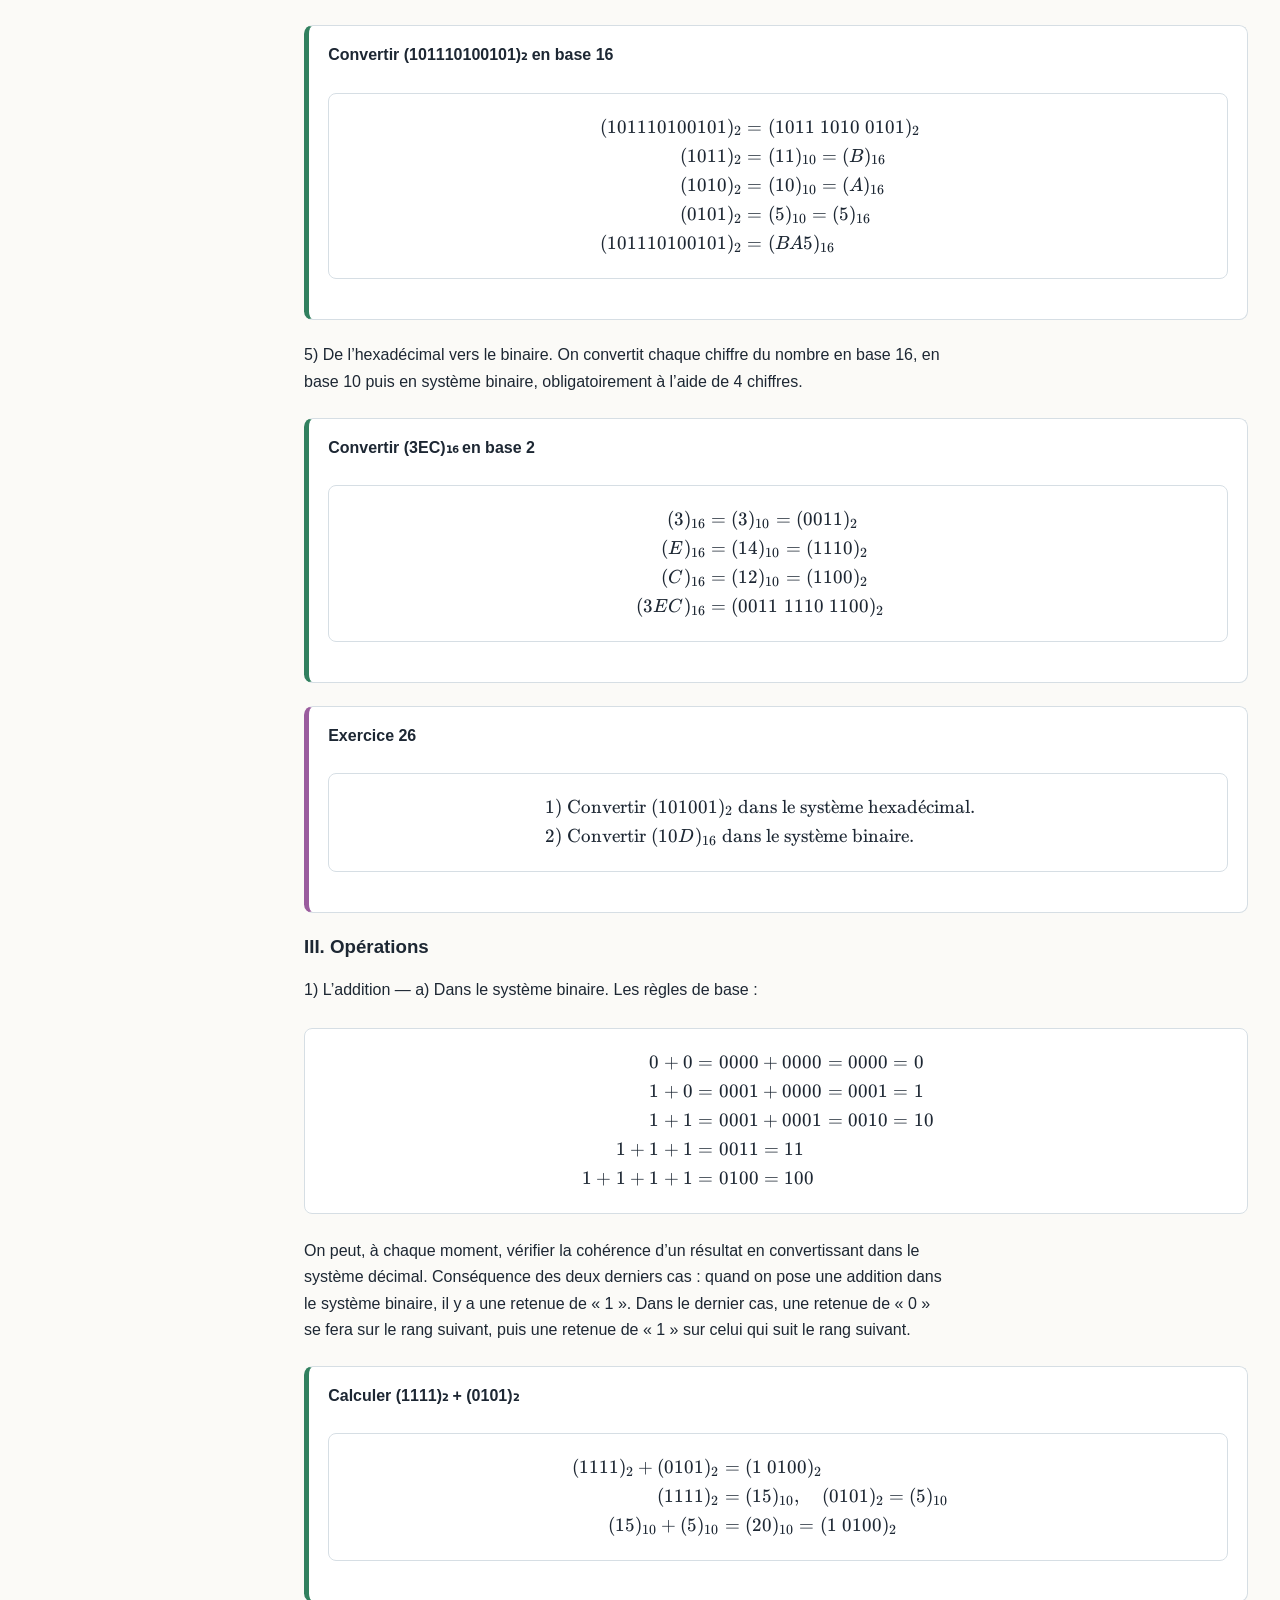
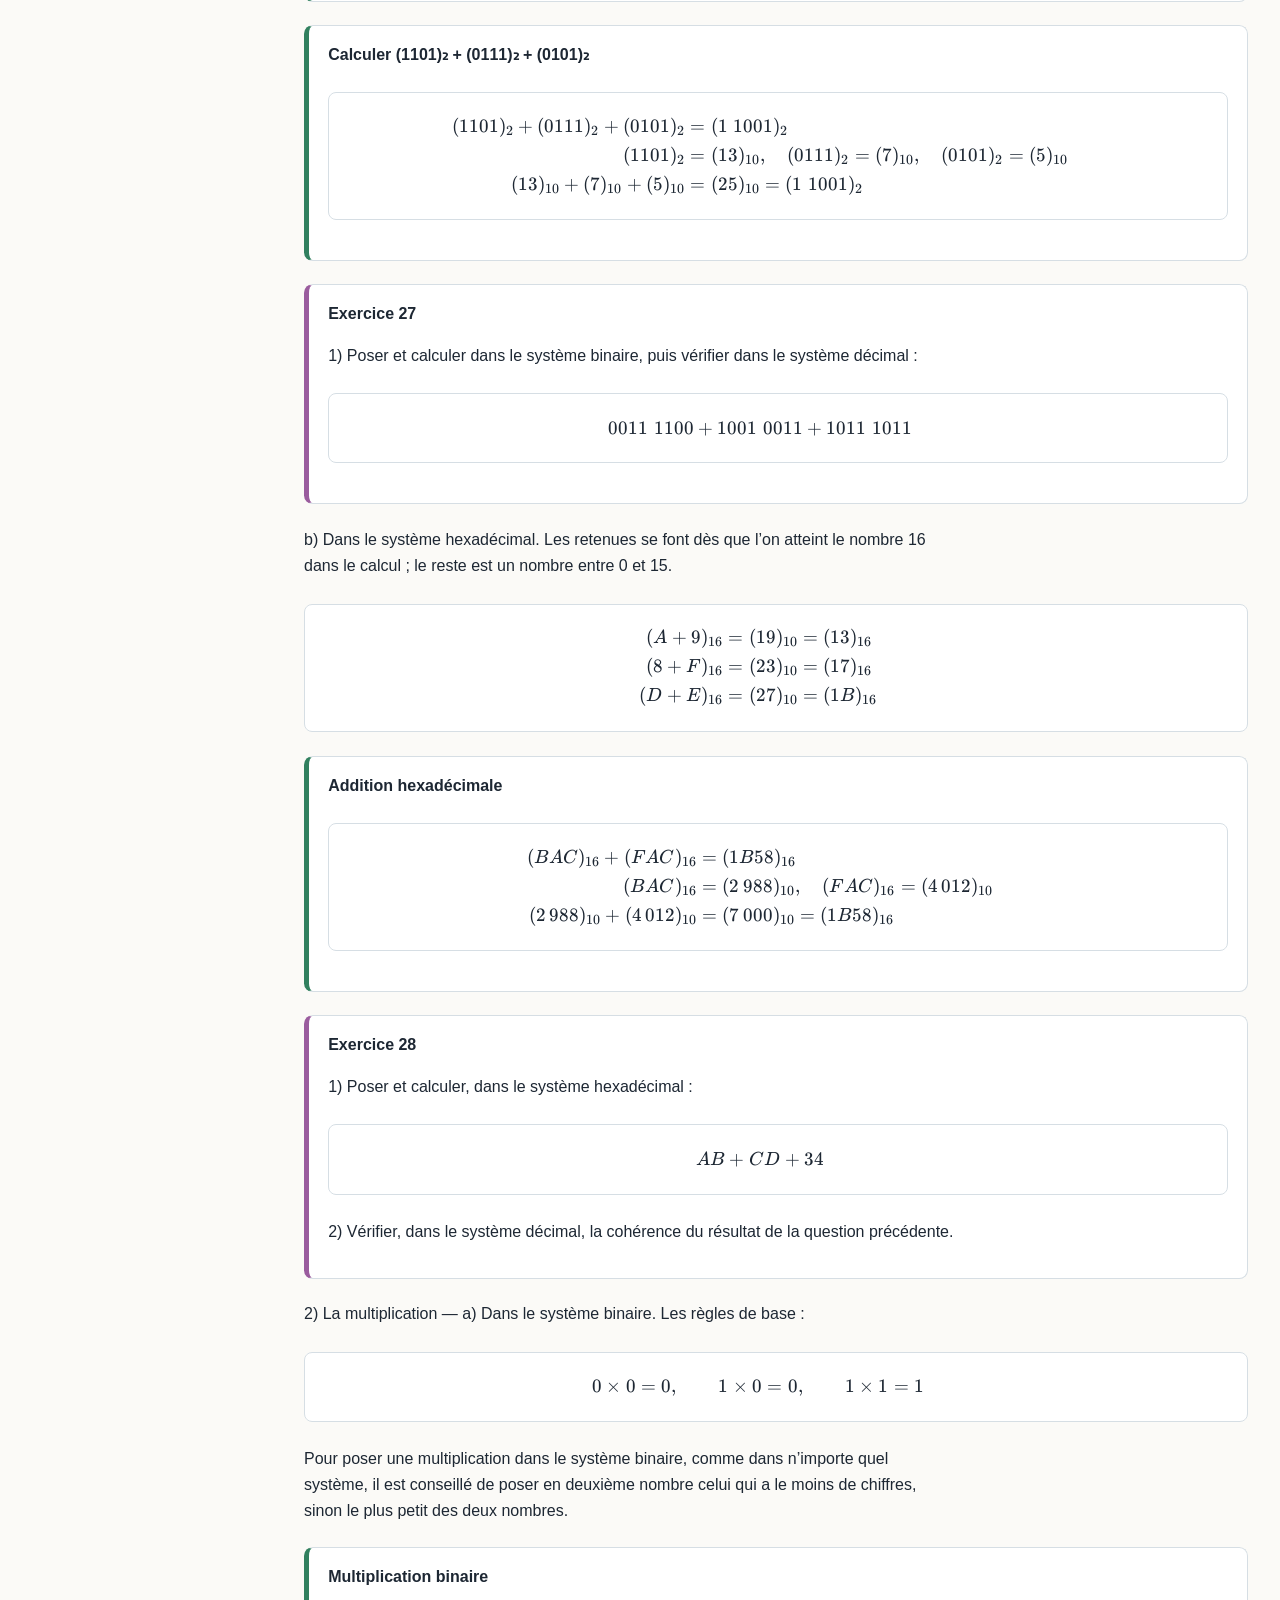
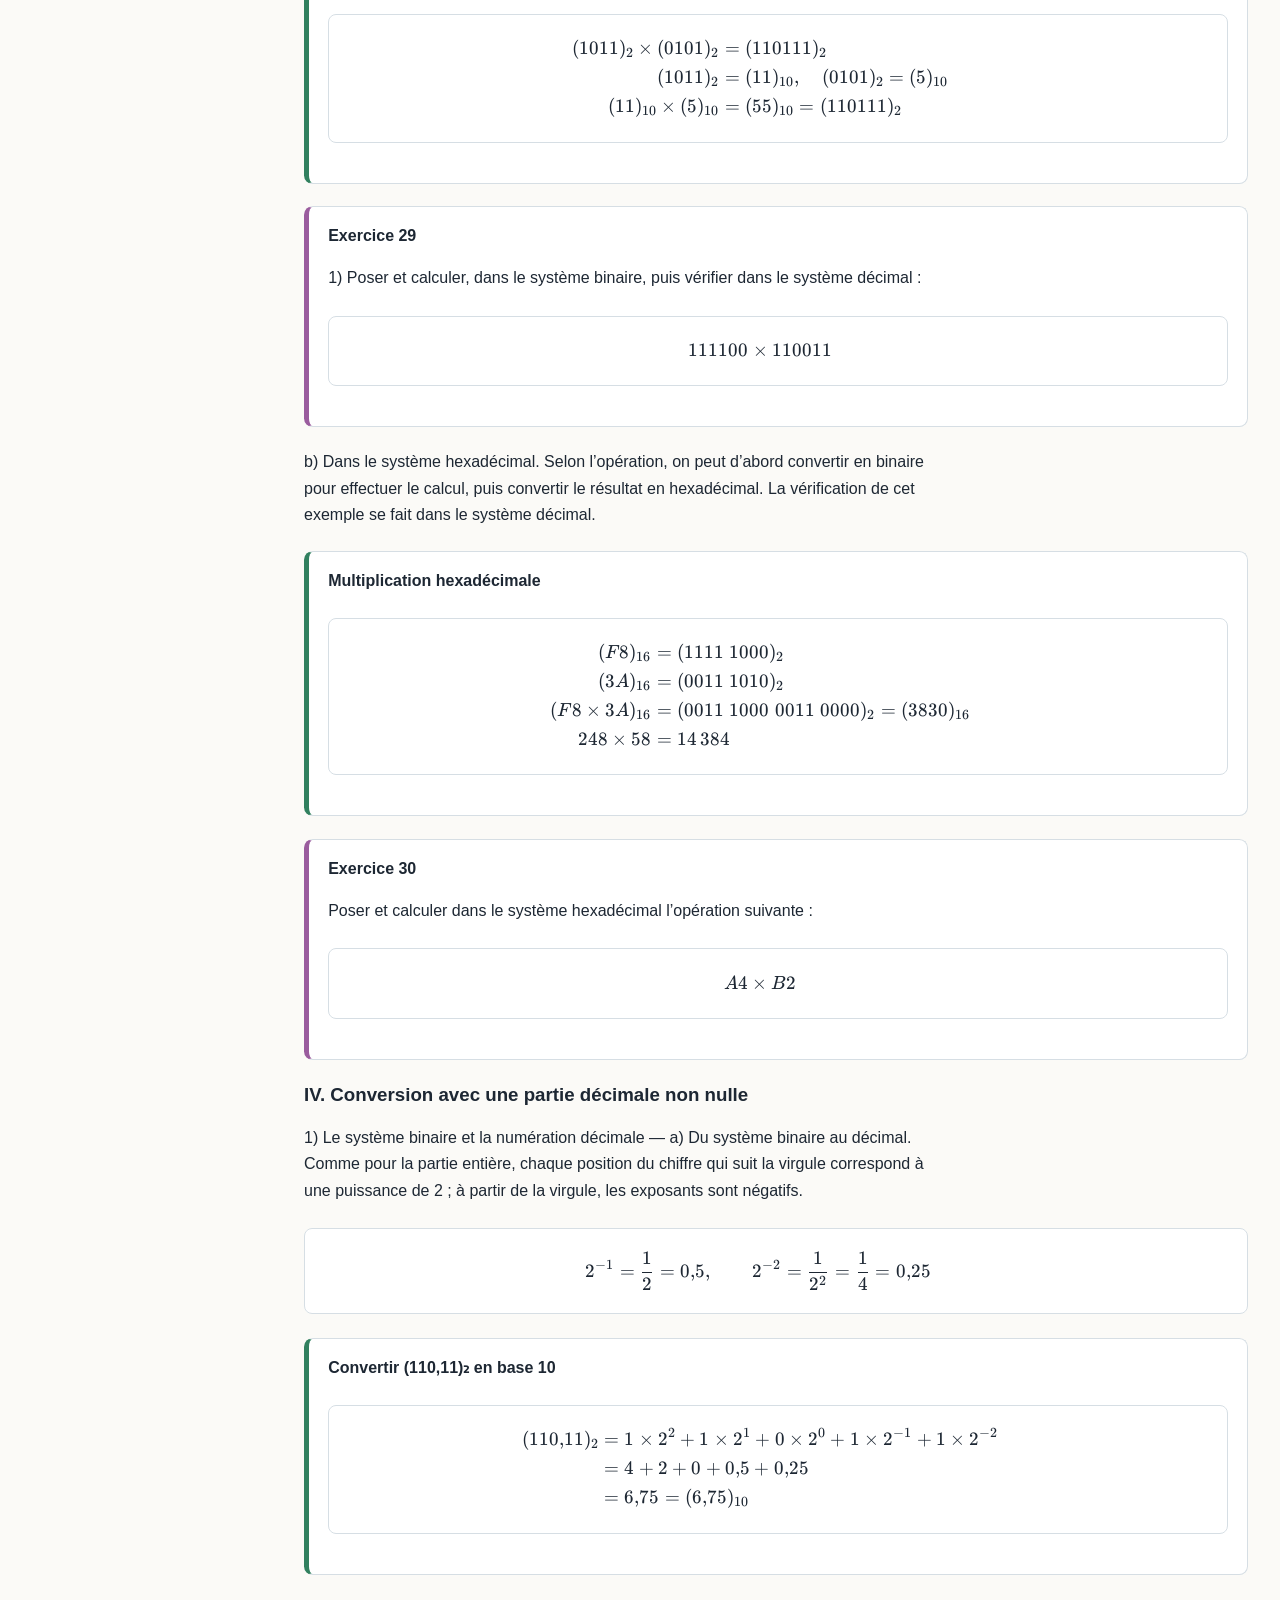
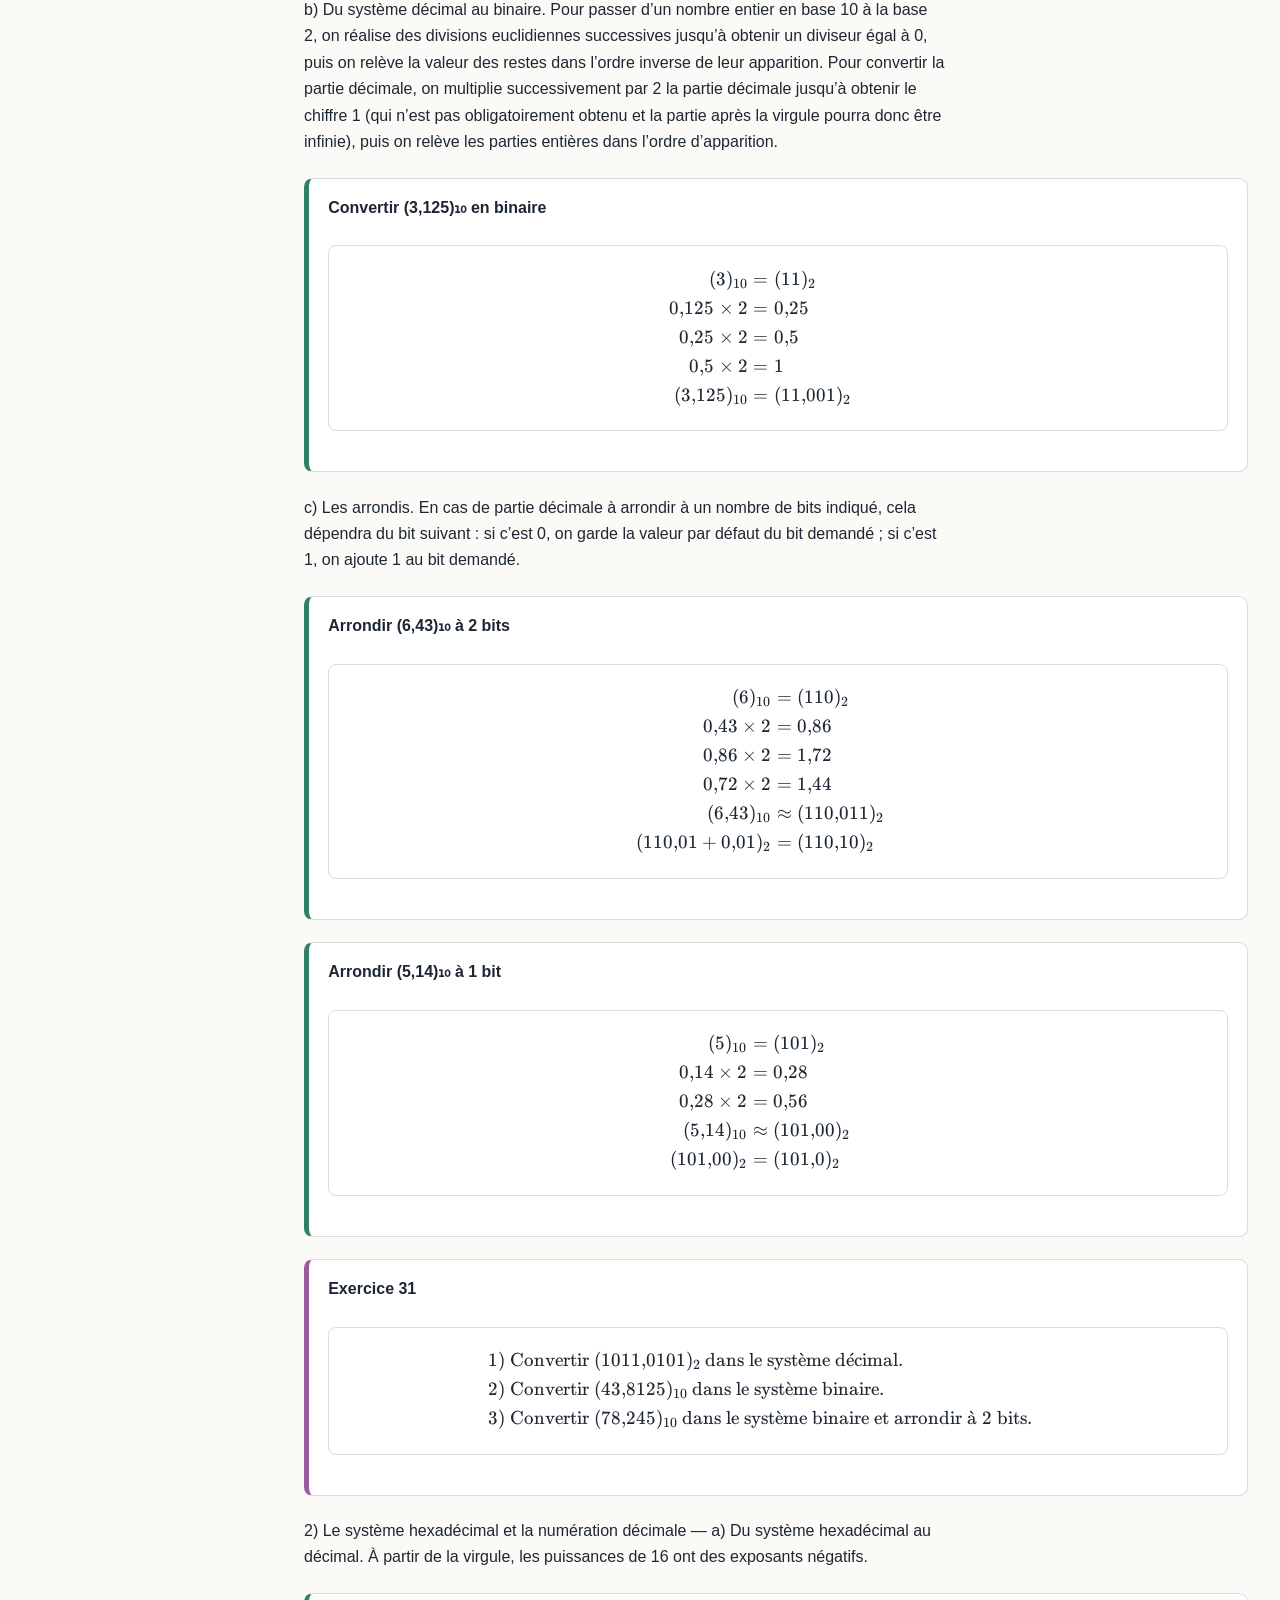
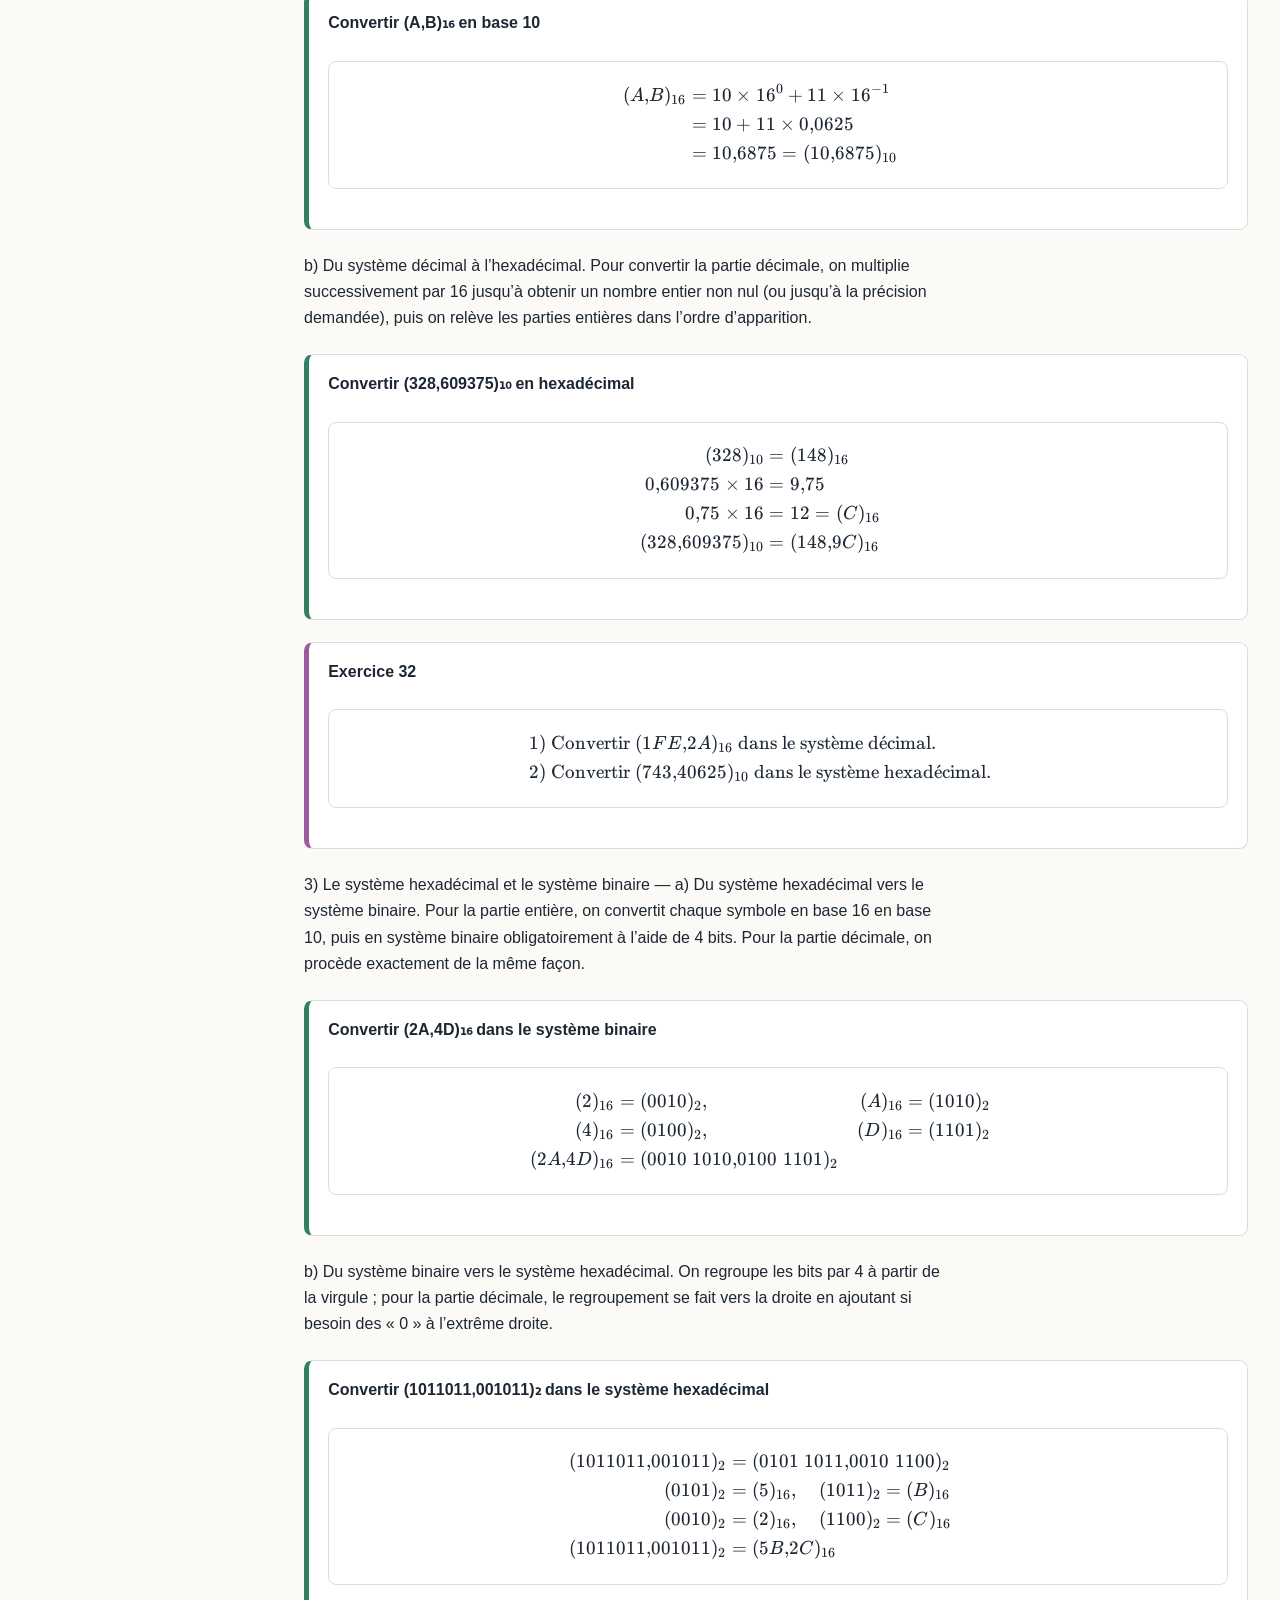
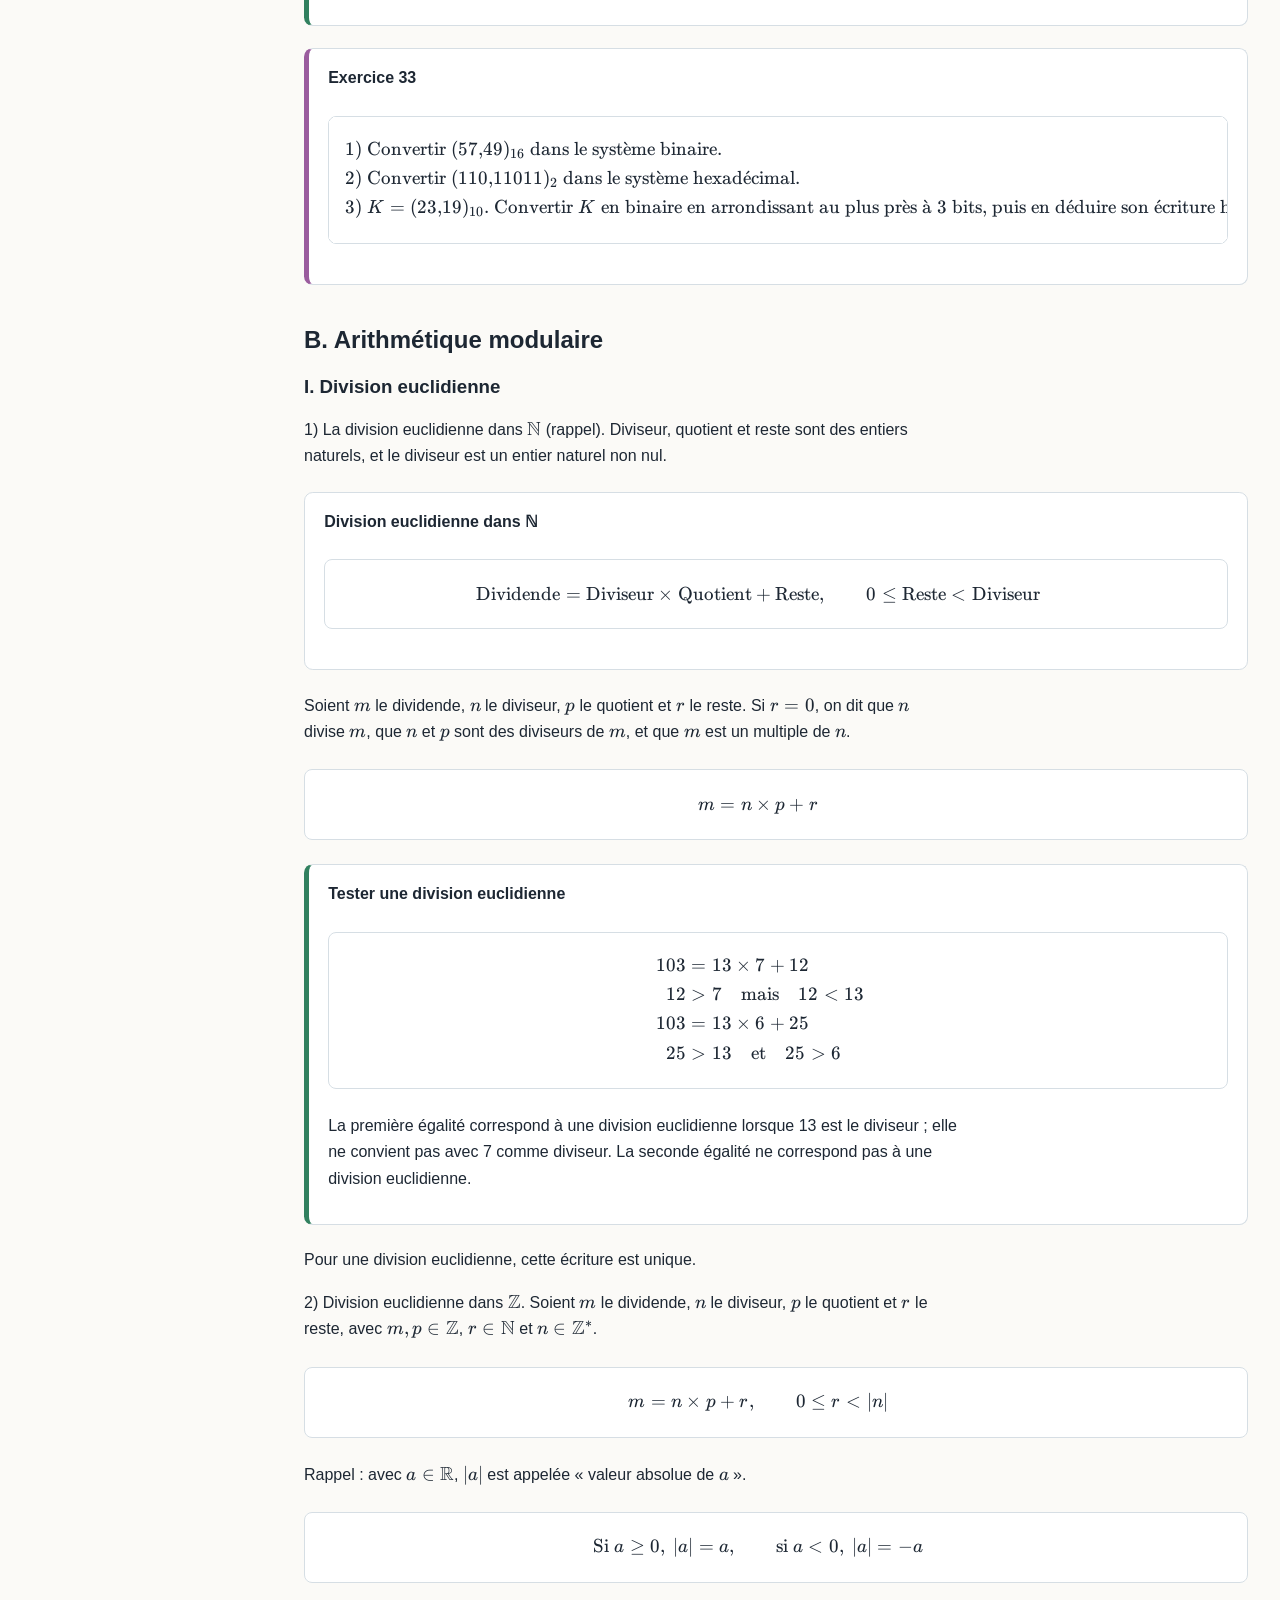
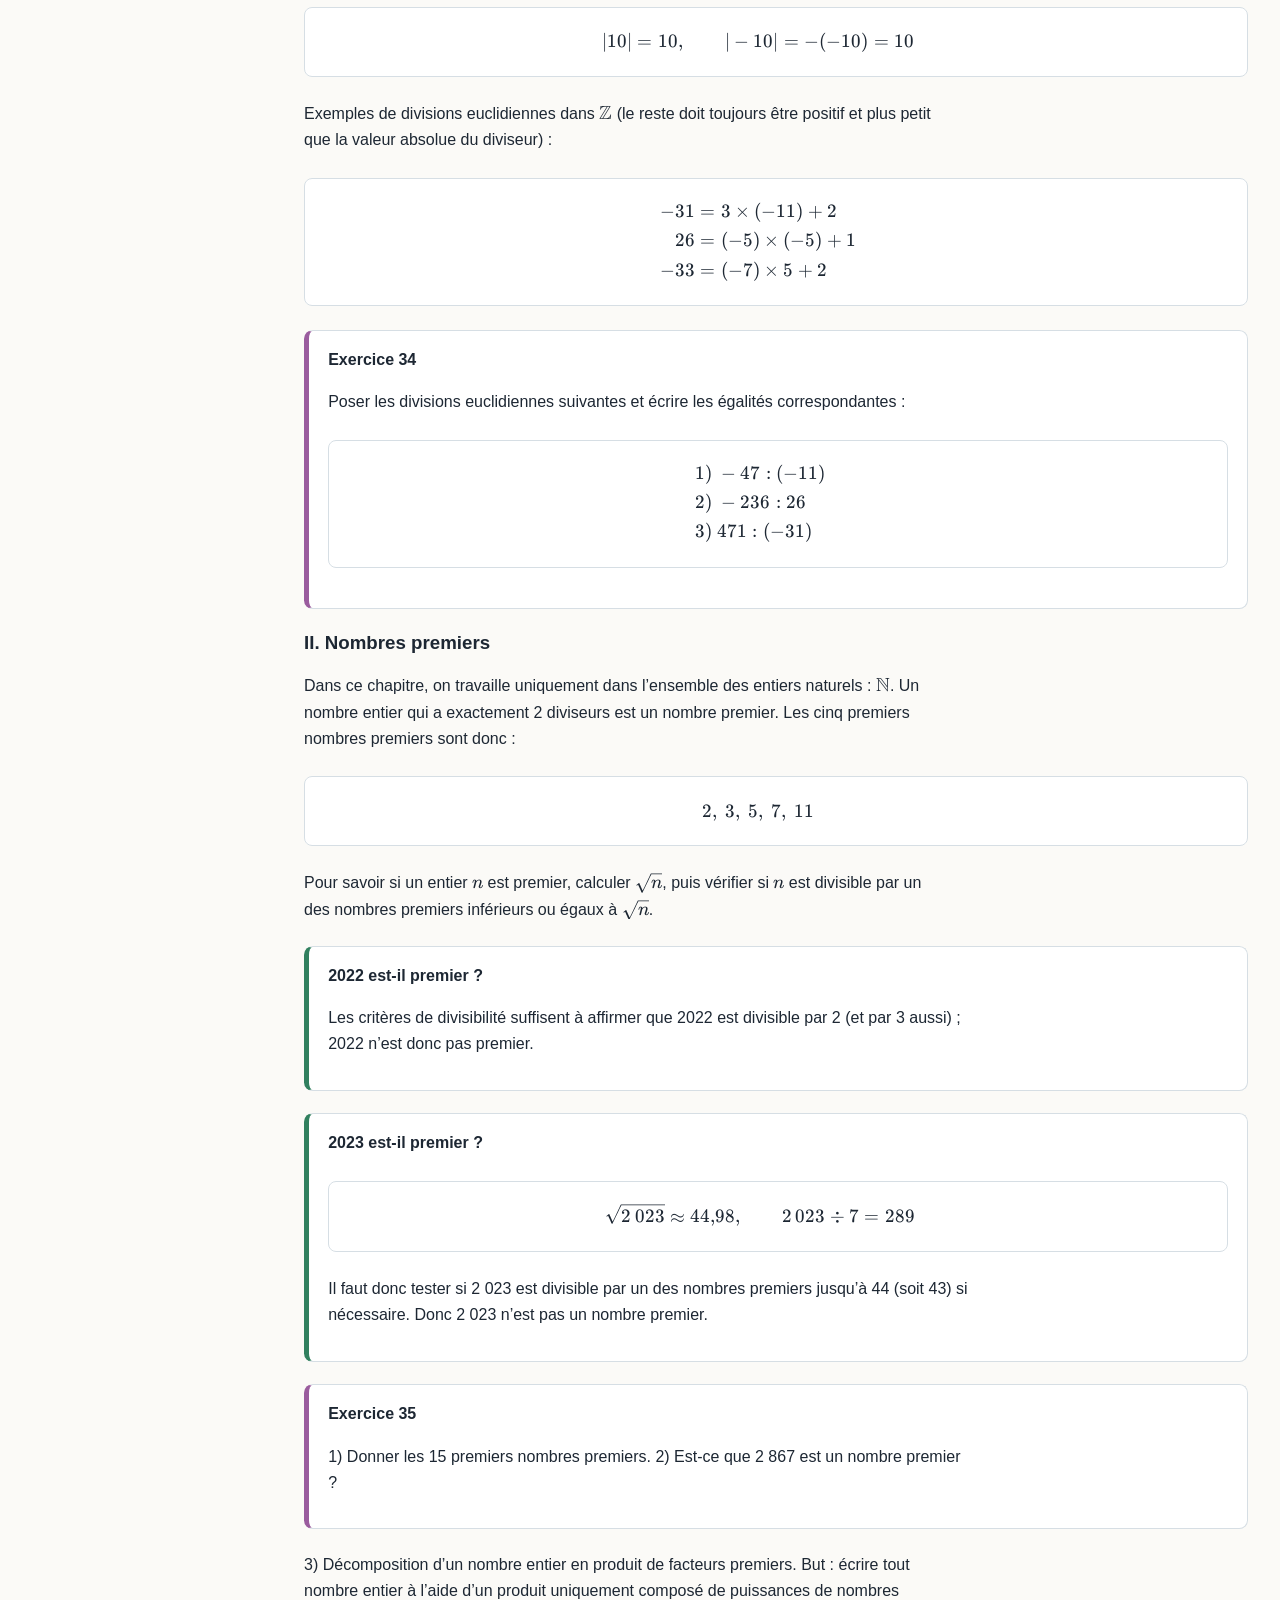
<file: chapitres/chapitre-03.html>
<!doctype html>
<html lang="fr">
<head>
  <meta charset="utf-8">
  <meta name="viewport" content="width=device-width, initial-scale=1">
  <title>Chapitre 3 — Arithmétique — Manuel de mathématiques</title>
  <link rel="stylesheet" href="../assets/css/base.css">
  <link rel="stylesheet" href="../assets/css/layout.css">
  <link rel="stylesheet" href="../assets/css/maths.css">
  <link rel="stylesheet" href="../assets/css/print.css" media="print">
  <link rel="stylesheet" href="../assets/vendor/katex/katex.min.css">
</head>
<body>
  <header class="site-header"><div class="contenu barre-haute">
    <a class="marque" href="../index.html">Manuel de mathématiques — BTS SIO</a>
    <div class="actions"><button type="button" data-theme-toggle aria-pressed="false">Thème clair/sombre</button></div>
  </div></header>
  <div class="contenu page-layout">
    <nav class="sommaire" aria-label="Sommaire du chapitre">
      <a href="../index.html">Accueil</a><h2>Dans ce chapitre</h2><ul><li><a href="#numeration-changements-base">A. Numération et changements de base</a><ul><li><a href="#bases-10-2-16">I. Bases 10, 2 et 16</a></li><li><a href="#conversions-entre-bases">II. Conversions entre bases</a></li><li><a href="#operations-en-bases">III. Opérations</a></li><li><a href="#conversions-parties-decimales">IV. Conversion avec une partie décimale non nulle</a></li></ul></li><li><a href="#arithmetique-modulaire">B. Arithmétique modulaire</a><ul><li><a href="#division-euclidienne">I. Division euclidienne</a></li><li><a href="#nombres-premiers">II. Nombres premiers</a></li><li><a href="#pgcd-nombres-premiers-entre-eux">III. PGCD et nombres premiers entre eux</a></li><li><a href="#congruence">IV. Congruence</a></li></ul></li></ul>
    </nav>
    <main>
      <nav aria-label="Fil d’Ariane"><a href="../index.html">Accueil</a> / Chapitre 3</nav>
      <h1>Chapitre 3 — Arithmétique</h1>
      
      <aside class="avertissement-ocr" aria-label="Note de vérification"><strong>Note de vérification.</strong> Le chapitre a été repris et structuré à partir des scans des pages PDF 42 à 73. Les notations des bases, les opérations et les congruences sont composées en LaTeX ; les tableaux sont retranscrits en HTML. L’arborescence des diviseurs de 84 est conservée en figure et accompagnée d’un tableau lisible. <a href="../docs/points-a-verifier.md">Voir les points à vérifier</a>.</aside>
      <section><h2 id="numeration-changements-base">A. Numération et changements de base</h2><figure id="ch03-fig-001"><img src="../assets/img/chapitre-03/ch03-fig-001.png" alt="Silhouette annotée avec des nombres et des bases de numération." loading="lazy" width="1316" height="987"><figcaption>Illustration en tête du chapitre.</figcaption></figure><p>Notation des nombres selon leur base : \((\text{Nombre})_{\text{Base}}\) ou \(\text{Nombre}_{(\text{Base})}\).</p><section><h3 id="bases-10-2-16">I. Bases 10, 2 et 16</h3><p>Dans cette partie, nous convertirons tous les nombres dans le système décimal.</p><section class="box-exemple"><p class="box-label">1) Rappel sur notre système décimal</p><p>Le système décimal est un système en base 10. Il comporte 10 chiffres et la position de chaque chiffre d’un nombre en base 10 correspond à une puissance de 10.</p>
<div class="formule" data-latex="\begin{aligned}(4\,321)_{10}&amp;=4\times10^3+3\times10^2+2\times10^1+1\times10^0\\&amp;=4\,000+300+20+1\\&amp;=4\,321\end{aligned}" role="group" aria-label="Formule">\[\begin{aligned}(4\,321)_{10}&amp;=4\times10^3+3\times10^2+2\times10^1+1\times10^0\\&amp;=4\,000+300+20+1\\&amp;=4\,321\end{aligned}\]</div></section><section class="box-exemple"><p class="box-label">2) Le système binaire</p><p>Le système binaire est un système en base 2. Tout comme le système décimal, la position de chaque chiffre du nombre correspond à une puissance de 2. Il comporte uniquement les chiffres 0 et 1.</p>
<div class="formule" data-latex="\begin{aligned}(1011)_2&amp;=1\times2^3+0\times2^2+1\times2^1+1\times2^0\\&amp;=8+2+1\\&amp;=11\end{aligned}" role="group" aria-label="Formule">\[\begin{aligned}(1011)_2&amp;=1\times2^3+0\times2^2+1\times2^1+1\times2^0\\&amp;=8+2+1\\&amp;=11\end{aligned}\]</div></section><section class="box-exemple"><p class="box-label">3) Le système hexadécimal</p><p>Le système hexadécimal est un système en base 16. Tout comme le système décimal, la position de chaque chiffre du nombre correspond à une puissance de 16. Il comporte 16 chiffres : les 10 chiffres de 0 à 9 et les lettres A, B, C, D, E et F. A correspond à la valeur décimale de 10, B à 11 jusqu’à F qui correspond à 15.</p>
<div class="formule" data-latex="\begin{aligned}(3A5)_{16}&amp;=3\times16^2+10\times16^1+5\times16^0\\&amp;=768+160+5\\&amp;=933\end{aligned}" role="group" aria-label="Formule">\[\begin{aligned}(3A5)_{16}&amp;=3\times16^2+10\times16^1+5\times16^0\\&amp;=768+160+5\\&amp;=933\end{aligned}\]</div></section><section class="box-exercice"><p class="box-label">Exercice 24</p><p>Convertir en base 10 les nombres suivants :</p>
<div class="formule" data-latex="\begin{aligned}1)&amp;\ (101)_2\\2)&amp;\ (10\,0011)_2\\3)&amp;\ (ABC)_{16}\\4)&amp;\ (432)_{16}\end{aligned}" role="group" aria-label="Formule">\[\begin{aligned}1)&amp;\ (101)_2\\2)&amp;\ (10\,0011)_2\\3)&amp;\ (ABC)_{16}\\4)&amp;\ (432)_{16}\end{aligned}\]</div></section></section>
<section><h3 id="conversions-entre-bases">II. Conversions entre bases</h3><div class="table-wrapper"><table class="conv-grille"><caption>Méthodes de conversion entre les bases 10, 2 et 16.</caption><thead><tr><td></td><th scope="col" class="conv-vers conv-c1"><span class="conv-etiquette">Vers</span>Base 10 (décimal)</th><th scope="col" class="conv-vers conv-c2"><span class="conv-etiquette">Vers</span>Base 2 (binaire)</th><th scope="col" class="conv-vers conv-c3"><span class="conv-etiquette">Vers</span>Base 16 (hexadécimal)</th></tr></thead><tbody><tr><th scope="row" class="conv-de conv-c1"><span class="conv-etiquette">De</span>Base 10 (décimal)</th><td class="conv-meme"><span class="conv-titre">Même base</span></td><td class="conv-methode conv-c2"><span class="conv-titre">Division euclidienne</span><span class="conv-detail">Divisions successives par 2. Noter les restes.</span></td><td class="conv-methode conv-c2"><span class="conv-titre">Division euclidienne</span><span class="conv-detail">Divisions successives par 16. Noter les restes.</span></td></tr><tr><th scope="row" class="conv-de conv-c2"><span class="conv-etiquette">De</span>Base 2 (binaire)</th><td class="conv-methode conv-c1"><span class="conv-titre">Puissances de 2</span><span class="conv-detail">\(\sum d_i \times 2^i\)</span></td><td class="conv-meme"><span class="conv-titre">Même base</span></td><td class="conv-methode conv-c3"><span class="conv-titre">Regroupement</span><span class="conv-detail">Des bits par 4. Lire dans la table.</span></td></tr><tr><th scope="row" class="conv-de conv-c3"><span class="conv-etiquette">De</span>Base 16 (hexadécimal)</th><td class="conv-methode conv-c1"><span class="conv-titre">Puissances de 16</span><span class="conv-detail">\(\sum h_i \times 16^i\)</span></td><td class="conv-methode conv-c3"><span class="conv-titre">Éclatement en bits</span><span class="conv-detail">Chaque chiffre hexadécimal converti sur 4 bits binaires.</span></td><td class="conv-meme"><span class="conv-titre">Même base</span></td></tr></tbody></table></div><p>1) Encore avec un rappel du système décimal. En effectuant des divisions euclidiennes successives par 10 d’un nombre en base 10, on retrouve l’écriture de ce dernier en relevant les restes des divisions dans l’ordre inverse de leur apparition.</p><div class="formule" data-latex="\begin{aligned}4\,321&amp;=10\times432+1\\432&amp;=10\times43+2\\43&amp;=10\times4+3\\4&amp;=10\times0+4\\\text{Restes : }&amp;1,2,3,4\quad\text{(ordre inverse : }4,3,2,1\text{)}\\&amp;\Longrightarrow\quad(4\,321)_{10}\end{aligned}" role="group" aria-label="Formule">\[\begin{aligned}4\,321&amp;=10\times432+1\\432&amp;=10\times43+2\\43&amp;=10\times4+3\\4&amp;=10\times0+4\\\text{Restes : }&amp;1,2,3,4\quad\text{(ordre inverse : }4,3,2,1\text{)}\\&amp;\Longrightarrow\quad(4\,321)_{10}\end{aligned}\]</div><p>2) Du décimal vers le binaire. En se basant sur le rappel précédent, pour convertir un nombre décimal en base 2, on effectue des divisions euclidiennes successives par 2 du nombre en base 10 et on obtient son écriture en base 2 en relevant les restes des divisions dans l’ordre inverse de leur apparition.</p><section class="box-exemple"><p class="box-label">Convertir (11)₁₀ en base 2</p><div class="formule" data-latex="\begin{aligned}11&amp;=2\times5+1\\5&amp;=2\times2+1\\2&amp;=2\times1+0\\1&amp;=2\times0+1\\(11)_{10}&amp;=(1011)_2\end{aligned}" role="group" aria-label="Formule">\[\begin{aligned}11&amp;=2\times5+1\\5&amp;=2\times2+1\\2&amp;=2\times1+0\\1&amp;=2\times0+1\\(11)_{10}&amp;=(1011)_2\end{aligned}\]</div></section><p>3) Du décimal vers l’hexadécimal. Tout comme pour la conversion de la base 10 à la base 2, on effectue des divisions euclidiennes successives par 16 du nombre en base 10 et on obtient son écriture en base 16 en relevant les restes des divisions dans l’ordre inverse de leur apparition. Ne pas oublier de remplacer les restes supérieurs à 9 par leur lettre correspondante.</p><section class="box-exemple"><p class="box-label">Convertir (45 582)₁₀ en base 16</p><div class="formule" data-latex="\begin{aligned}45\,582&amp;=16\times2\,848+14\\2\,848&amp;=16\times178+0\\178&amp;=16\times11+2\\11&amp;=16\times0+11\\11&amp;=B,\quad14=E\\(45\,582)_{10}&amp;=(B20E)_{16}\end{aligned}" role="group" aria-label="Formule">\[\begin{aligned}45\,582&amp;=16\times2\,848+14\\2\,848&amp;=16\times178+0\\178&amp;=16\times11+2\\11&amp;=16\times0+11\\11&amp;=B,\quad14=E\\(45\,582)_{10}&amp;=(B20E)_{16}\end{aligned}\]</div></section><section class="box-exercice"><p class="box-label">Exercice 25</p><p>1) a) Convertir (541)₁₀ dans le système binaire. b) Convertir (541)₁₀ dans le système hexadécimal. 2) Reprendre les questions du 1) avec le nombre suivant : (1024)₁₀.</p></section><p>4) Du binaire vers l’hexadécimal. Pour convertir un nombre du système binaire vers le système hexadécimal, il faut tout d’abord regrouper les chiffres par 4, en partant de l’extrême droite du nombre. Chaque regroupement représente un nombre en base 10 entre 0 et 15.</p><section class="box-exemple"><p class="box-label">Convertir (101110100101)₂ en base 16</p><div class="formule" data-latex="\begin{aligned}(101110100101)_2&amp;=(1011\;1010\;0101)_2\\(1011)_2&amp;=(11)_{10}=(B)_{16}\\(1010)_2&amp;=(10)_{10}=(A)_{16}\\(0101)_2&amp;=(5)_{10}=(5)_{16}\\(101110100101)_2&amp;=(BA5)_{16}\end{aligned}" role="group" aria-label="Formule">\[\begin{aligned}(101110100101)_2&amp;=(1011\;1010\;0101)_2\\(1011)_2&amp;=(11)_{10}=(B)_{16}\\(1010)_2&amp;=(10)_{10}=(A)_{16}\\(0101)_2&amp;=(5)_{10}=(5)_{16}\\(101110100101)_2&amp;=(BA5)_{16}\end{aligned}\]</div></section><p>5) De l’hexadécimal vers le binaire. On convertit chaque chiffre du nombre en base 16, en base 10 puis en système binaire, obligatoirement à l’aide de 4 chiffres.</p><section class="box-exemple"><p class="box-label">Convertir (3EC)₁₆ en base 2</p><div class="formule" data-latex="\begin{aligned}(3)_{16}&amp;=(3)_{10}=(0011)_2\\(E)_{16}&amp;=(14)_{10}=(1110)_2\\(C)_{16}&amp;=(12)_{10}=(1100)_2\\(3EC)_{16}&amp;=(0011\;1110\;1100)_2\end{aligned}" role="group" aria-label="Formule">\[\begin{aligned}(3)_{16}&amp;=(3)_{10}=(0011)_2\\(E)_{16}&amp;=(14)_{10}=(1110)_2\\(C)_{16}&amp;=(12)_{10}=(1100)_2\\(3EC)_{16}&amp;=(0011\;1110\;1100)_2\end{aligned}\]</div></section><section class="box-exercice"><p class="box-label">Exercice 26</p><div class="formule" data-latex="\begin{aligned}1)&amp;\ \text{Convertir }(101001)_2\text{ dans le système hexadécimal.}\\2)&amp;\ \text{Convertir }(10D)_{16}\text{ dans le système binaire.}\end{aligned}" role="group" aria-label="Formule">\[\begin{aligned}1)&amp;\ \text{Convertir }(101001)_2\text{ dans le système hexadécimal.}\\2)&amp;\ \text{Convertir }(10D)_{16}\text{ dans le système binaire.}\end{aligned}\]</div></section></section>
<section><h3 id="operations-en-bases">III. Opérations</h3><p>1) L’addition — a) Dans le système binaire. Les règles de base :</p><div class="formule" data-latex="\begin{aligned}0+0&amp;=0000+0000=0000=0\\1+0&amp;=0001+0000=0001=1\\1+1&amp;=0001+0001=0010=10\\1+1+1&amp;=0011=11\\1+1+1+1&amp;=0100=100\end{aligned}" role="group" aria-label="Formule">\[\begin{aligned}0+0&amp;=0000+0000=0000=0\\1+0&amp;=0001+0000=0001=1\\1+1&amp;=0001+0001=0010=10\\1+1+1&amp;=0011=11\\1+1+1+1&amp;=0100=100\end{aligned}\]</div><p>On peut, à chaque moment, vérifier la cohérence d’un résultat en convertissant dans le système décimal. Conséquence des deux derniers cas : quand on pose une addition dans le système binaire, il y a une retenue de « 1 ». Dans le dernier cas, une retenue de « 0 » se fera sur le rang suivant, puis une retenue de « 1 » sur celui qui suit le rang suivant.</p><section class="box-exemple"><p class="box-label">Calculer (1111)₂ + (0101)₂</p><div class="formule" data-latex="\begin{aligned}(1111)_2+(0101)_2&amp;=(1\;0100)_2\\(1111)_2&amp;=(15)_{10},\quad(0101)_2=(5)_{10}\\(15)_{10}+(5)_{10}&amp;=(20)_{10}=(1\;0100)_2\end{aligned}" role="group" aria-label="Formule">\[\begin{aligned}(1111)_2+(0101)_2&amp;=(1\;0100)_2\\(1111)_2&amp;=(15)_{10},\quad(0101)_2=(5)_{10}\\(15)_{10}+(5)_{10}&amp;=(20)_{10}=(1\;0100)_2\end{aligned}\]</div></section><section class="box-exemple"><p class="box-label">Calculer (1101)₂ + (0111)₂ + (0101)₂</p><div class="formule" data-latex="\begin{aligned}(1101)_2+(0111)_2+(0101)_2&amp;=(1\;1001)_2\\(1101)_2&amp;=(13)_{10},\quad(0111)_2=(7)_{10},\quad(0101)_2=(5)_{10}\\(13)_{10}+(7)_{10}+(5)_{10}&amp;=(25)_{10}=(1\;1001)_2\end{aligned}" role="group" aria-label="Formule">\[\begin{aligned}(1101)_2+(0111)_2+(0101)_2&amp;=(1\;1001)_2\\(1101)_2&amp;=(13)_{10},\quad(0111)_2=(7)_{10},\quad(0101)_2=(5)_{10}\\(13)_{10}+(7)_{10}+(5)_{10}&amp;=(25)_{10}=(1\;1001)_2\end{aligned}\]</div></section><section class="box-exercice"><p class="box-label">Exercice 27</p><p>1) Poser et calculer dans le système binaire, puis vérifier dans le système décimal :</p>
<div class="formule" data-latex="0011\;1100+1001\;0011+1011\;1011" role="group" aria-label="Formule">\[0011\;1100+1001\;0011+1011\;1011\]</div></section><p>b) Dans le système hexadécimal. Les retenues se font dès que l’on atteint le nombre 16 dans le calcul ; le reste est un nombre entre 0 et 15.</p><div class="formule" data-latex="\begin{aligned}(A+9)_{16}&amp;=(19)_{10}=(13)_{16}\\(8+F)_{16}&amp;=(23)_{10}=(17)_{16}\\(D+E)_{16}&amp;=(27)_{10}=(1B)_{16}\end{aligned}" role="group" aria-label="Formule">\[\begin{aligned}(A+9)_{16}&amp;=(19)_{10}=(13)_{16}\\(8+F)_{16}&amp;=(23)_{10}=(17)_{16}\\(D+E)_{16}&amp;=(27)_{10}=(1B)_{16}\end{aligned}\]</div><section class="box-exemple"><p class="box-label">Addition hexadécimale</p><div class="formule" data-latex="\begin{aligned}(BAC)_{16}+(FAC)_{16}&amp;=(1B58)_{16}\\(BAC)_{16}&amp;=(2\,988)_{10},\quad(FAC)_{16}=(4\,012)_{10}\\(2\,988)_{10}+(4\,012)_{10}&amp;=(7\,000)_{10}=(1B58)_{16}\end{aligned}" role="group" aria-label="Formule">\[\begin{aligned}(BAC)_{16}+(FAC)_{16}&amp;=(1B58)_{16}\\(BAC)_{16}&amp;=(2\,988)_{10},\quad(FAC)_{16}=(4\,012)_{10}\\(2\,988)_{10}+(4\,012)_{10}&amp;=(7\,000)_{10}=(1B58)_{16}\end{aligned}\]</div></section><section class="box-exercice"><p class="box-label">Exercice 28</p><p>1) Poser et calculer, dans le système hexadécimal :</p>
<div class="formule" data-latex="AB+CD+34" role="group" aria-label="Formule">\[AB+CD+34\]</div>
<p>2) Vérifier, dans le système décimal, la cohérence du résultat de la question précédente.</p></section><p>2) La multiplication — a) Dans le système binaire. Les règles de base :</p><div class="formule" data-latex="0\times0=0,\qquad1\times0=0,\qquad1\times1=1" role="group" aria-label="Formule">\[0\times0=0,\qquad1\times0=0,\qquad1\times1=1\]</div><p>Pour poser une multiplication dans le système binaire, comme dans n’importe quel système, il est conseillé de poser en deuxième nombre celui qui a le moins de chiffres, sinon le plus petit des deux nombres.</p><section class="box-exemple"><p class="box-label">Multiplication binaire</p><div class="formule" data-latex="\begin{aligned}(1011)_2\times(0101)_2&amp;=(110111)_2\\(1011)_2&amp;=(11)_{10},\quad(0101)_2=(5)_{10}\\(11)_{10}\times(5)_{10}&amp;=(55)_{10}=(110111)_2\end{aligned}" role="group" aria-label="Formule">\[\begin{aligned}(1011)_2\times(0101)_2&amp;=(110111)_2\\(1011)_2&amp;=(11)_{10},\quad(0101)_2=(5)_{10}\\(11)_{10}\times(5)_{10}&amp;=(55)_{10}=(110111)_2\end{aligned}\]</div></section><section class="box-exercice"><p class="box-label">Exercice 29</p><p>1) Poser et calculer, dans le système binaire, puis vérifier dans le système décimal :</p>
<div class="formule" data-latex="111100\times110011" role="group" aria-label="Formule">\[111100\times110011\]</div></section><p>b) Dans le système hexadécimal. Selon l’opération, on peut d’abord convertir en binaire pour effectuer le calcul, puis convertir le résultat en hexadécimal. La vérification de cet exemple se fait dans le système décimal.</p><section class="box-exemple"><p class="box-label">Multiplication hexadécimale</p><div class="formule" data-latex="\begin{aligned}(F8)_{16}&amp;=(1111\;1000)_2\\(3A)_{16}&amp;=(0011\;1010)_2\\(F8\times3A)_{16}&amp;=(0011\;1000\;0011\;0000)_2=(3830)_{16}\\248\times58&amp;=14\,384\end{aligned}" role="group" aria-label="Formule">\[\begin{aligned}(F8)_{16}&amp;=(1111\;1000)_2\\(3A)_{16}&amp;=(0011\;1010)_2\\(F8\times3A)_{16}&amp;=(0011\;1000\;0011\;0000)_2=(3830)_{16}\\248\times58&amp;=14\,384\end{aligned}\]</div></section><section class="box-exercice"><p class="box-label">Exercice 30</p><p>Poser et calculer dans le système hexadécimal l’opération suivante :</p>
<div class="formule" data-latex="A4\times B2" role="group" aria-label="Formule">\[A4\times B2\]</div></section></section>
<section><h3 id="conversions-parties-decimales">IV. Conversion avec une partie décimale non nulle</h3><p>1) Le système binaire et la numération décimale — a) Du système binaire au décimal. Comme pour la partie entière, chaque position du chiffre qui suit la virgule correspond à une puissance de 2 ; à partir de la virgule, les exposants sont négatifs.</p><div class="formule" data-latex="2^{-1}=\frac{1}{2}=0{,}5,\qquad2^{-2}=\frac{1}{2^2}=\frac{1}{4}=0{,}25" role="group" aria-label="Formule">\[2^{-1}=\frac{1}{2}=0{,}5,\qquad2^{-2}=\frac{1}{2^2}=\frac{1}{4}=0{,}25\]</div><section class="box-exemple"><p class="box-label">Convertir (110,11)₂ en base 10</p><div class="formule" data-latex="\begin{aligned}(110{,}11)_2&amp;=1\times2^2+1\times2^1+0\times2^0+1\times2^{-1}+1\times2^{-2}\\&amp;=4+2+0+0{,}5+0{,}25\\&amp;=6{,}75=(6{,}75)_{10}\end{aligned}" role="group" aria-label="Formule">\[\begin{aligned}(110{,}11)_2&amp;=1\times2^2+1\times2^1+0\times2^0+1\times2^{-1}+1\times2^{-2}\\&amp;=4+2+0+0{,}5+0{,}25\\&amp;=6{,}75=(6{,}75)_{10}\end{aligned}\]</div></section><p>b) Du système décimal au binaire. Pour passer d’un nombre entier en base 10 à la base 2, on réalise des divisions euclidiennes successives jusqu’à obtenir un diviseur égal à 0, puis on relève la valeur des restes dans l’ordre inverse de leur apparition. Pour convertir la partie décimale, on multiplie successivement par 2 la partie décimale jusqu’à obtenir le chiffre 1 (qui n’est pas obligatoirement obtenu et la partie après la virgule pourra donc être infinie), puis on relève les parties entières dans l’ordre d’apparition.</p><section class="box-exemple"><p class="box-label">Convertir (3,125)₁₀ en binaire</p><div class="formule" data-latex="\begin{aligned}(3)_{10}&amp;=(11)_2\\0{,}125\times2&amp;=0{,}25\\0{,}25\times2&amp;=0{,}5\\0{,}5\times2&amp;=1\\(3{,}125)_{10}&amp;=(11{,}001)_2\end{aligned}" role="group" aria-label="Formule">\[\begin{aligned}(3)_{10}&amp;=(11)_2\\0{,}125\times2&amp;=0{,}25\\0{,}25\times2&amp;=0{,}5\\0{,}5\times2&amp;=1\\(3{,}125)_{10}&amp;=(11{,}001)_2\end{aligned}\]</div></section><p>c) Les arrondis. En cas de partie décimale à arrondir à un nombre de bits indiqué, cela dépendra du bit suivant : si c’est 0, on garde la valeur par défaut du bit demandé ; si c’est 1, on ajoute 1 au bit demandé.</p><section class="box-exemple"><p class="box-label">Arrondir (6,43)₁₀ à 2 bits</p><div class="formule" data-latex="\begin{aligned}(6)_{10}&amp;=(110)_2\\0{,}43\times2&amp;=0{,}86\\0{,}86\times2&amp;=1{,}72\\0{,}72\times2&amp;=1{,}44\\(6{,}43)_{10}&amp;\approx(110{,}011)_2\\(110{,}01+0{,}01)_2&amp;=(110{,}10)_2\end{aligned}" role="group" aria-label="Formule">\[\begin{aligned}(6)_{10}&amp;=(110)_2\\0{,}43\times2&amp;=0{,}86\\0{,}86\times2&amp;=1{,}72\\0{,}72\times2&amp;=1{,}44\\(6{,}43)_{10}&amp;\approx(110{,}011)_2\\(110{,}01+0{,}01)_2&amp;=(110{,}10)_2\end{aligned}\]</div></section><section class="box-exemple"><p class="box-label">Arrondir (5,14)₁₀ à 1 bit</p><div class="formule" data-latex="\begin{aligned}(5)_{10}&amp;=(101)_2\\0{,}14\times2&amp;=0{,}28\\0{,}28\times2&amp;=0{,}56\\(5{,}14)_{10}&amp;\approx(101{,}00)_2\\(101{,}00)_2&amp;=(101{,}0)_2\end{aligned}" role="group" aria-label="Formule">\[\begin{aligned}(5)_{10}&amp;=(101)_2\\0{,}14\times2&amp;=0{,}28\\0{,}28\times2&amp;=0{,}56\\(5{,}14)_{10}&amp;\approx(101{,}00)_2\\(101{,}00)_2&amp;=(101{,}0)_2\end{aligned}\]</div></section><section class="box-exercice"><p class="box-label">Exercice 31</p><div class="formule" data-latex="\begin{aligned}1)&amp;\ \text{Convertir }(1011{,}0101)_2\text{ dans le système décimal.}\\2)&amp;\ \text{Convertir }(43{,}8125)_{10}\text{ dans le système binaire.}\\3)&amp;\ \text{Convertir }(78{,}245)_{10}\text{ dans le système binaire et arrondir à 2 bits.}\end{aligned}" role="group" aria-label="Formule">\[\begin{aligned}1)&amp;\ \text{Convertir }(1011{,}0101)_2\text{ dans le système décimal.}\\2)&amp;\ \text{Convertir }(43{,}8125)_{10}\text{ dans le système binaire.}\\3)&amp;\ \text{Convertir }(78{,}245)_{10}\text{ dans le système binaire et arrondir à 2 bits.}\end{aligned}\]</div></section><p>2) Le système hexadécimal et la numération décimale — a) Du système hexadécimal au décimal. À partir de la virgule, les puissances de 16 ont des exposants négatifs.</p><section class="box-exemple"><p class="box-label">Convertir (A,B)₁₆ en base 10</p><div class="formule" data-latex="\begin{aligned}(A{,}B)_{16}&amp;=10\times16^0+11\times16^{-1}\\&amp;=10+11\times0{,}0625\\&amp;=10{,}6875=(10{,}6875)_{10}\end{aligned}" role="group" aria-label="Formule">\[\begin{aligned}(A{,}B)_{16}&amp;=10\times16^0+11\times16^{-1}\\&amp;=10+11\times0{,}0625\\&amp;=10{,}6875=(10{,}6875)_{10}\end{aligned}\]</div></section><p>b) Du système décimal à l’hexadécimal. Pour convertir la partie décimale, on multiplie successivement par 16 jusqu’à obtenir un nombre entier non nul (ou jusqu’à la précision demandée), puis on relève les parties entières dans l’ordre d’apparition.</p><section class="box-exemple"><p class="box-label">Convertir (328,609375)₁₀ en hexadécimal</p><div class="formule" data-latex="\begin{aligned}(328)_{10}&amp;=(148)_{16}\\0{,}609375\times16&amp;=9{,}75\\0{,}75\times16&amp;=12=(C)_{16}\\(328{,}609375)_{10}&amp;=(148{,}9C)_{16}\end{aligned}" role="group" aria-label="Formule">\[\begin{aligned}(328)_{10}&amp;=(148)_{16}\\0{,}609375\times16&amp;=9{,}75\\0{,}75\times16&amp;=12=(C)_{16}\\(328{,}609375)_{10}&amp;=(148{,}9C)_{16}\end{aligned}\]</div></section><section class="box-exercice"><p class="box-label">Exercice 32</p><div class="formule" data-latex="\begin{aligned}1)&amp;\ \text{Convertir }(1FE{,}2A)_{16}\text{ dans le système décimal.}\\2)&amp;\ \text{Convertir }(743{,}40625)_{10}\text{ dans le système hexadécimal.}\end{aligned}" role="group" aria-label="Formule">\[\begin{aligned}1)&amp;\ \text{Convertir }(1FE{,}2A)_{16}\text{ dans le système décimal.}\\2)&amp;\ \text{Convertir }(743{,}40625)_{10}\text{ dans le système hexadécimal.}\end{aligned}\]</div></section><p>3) Le système hexadécimal et le système binaire — a) Du système hexadécimal vers le système binaire. Pour la partie entière, on convertit chaque symbole en base 16 en base 10, puis en système binaire obligatoirement à l’aide de 4 bits. Pour la partie décimale, on procède exactement de la même façon.</p><section class="box-exemple"><p class="box-label">Convertir (2A,4D)₁₆ dans le système binaire</p><div class="formule" data-latex="\begin{aligned}(2)_{16}&amp;=(0010)_2,&amp;(A)_{16}&amp;=(1010)_2\\(4)_{16}&amp;=(0100)_2,&amp;(D)_{16}&amp;=(1101)_2\\(2A{,}4D)_{16}&amp;=(0010\;1010{,}0100\;1101)_2\end{aligned}" role="group" aria-label="Formule">\[\begin{aligned}(2)_{16}&amp;=(0010)_2,&amp;(A)_{16}&amp;=(1010)_2\\(4)_{16}&amp;=(0100)_2,&amp;(D)_{16}&amp;=(1101)_2\\(2A{,}4D)_{16}&amp;=(0010\;1010{,}0100\;1101)_2\end{aligned}\]</div></section><p>b) Du système binaire vers le système hexadécimal. On regroupe les bits par 4 à partir de la virgule ; pour la partie décimale, le regroupement se fait vers la droite en ajoutant si besoin des « 0 » à l’extrême droite.</p><section class="box-exemple"><p class="box-label">Convertir (1011011,001011)₂ dans le système hexadécimal</p><div class="formule" data-latex="\begin{aligned}(1011011{,}001011)_2&amp;=(0101\;1011{,}0010\;1100)_2\\(0101)_2&amp;=(5)_{16},\quad(1011)_2=(B)_{16}\\(0010)_2&amp;=(2)_{16},\quad(1100)_2=(C)_{16}\\(1011011{,}001011)_2&amp;=(5B{,}2C)_{16}\end{aligned}" role="group" aria-label="Formule">\[\begin{aligned}(1011011{,}001011)_2&amp;=(0101\;1011{,}0010\;1100)_2\\(0101)_2&amp;=(5)_{16},\quad(1011)_2=(B)_{16}\\(0010)_2&amp;=(2)_{16},\quad(1100)_2=(C)_{16}\\(1011011{,}001011)_2&amp;=(5B{,}2C)_{16}\end{aligned}\]</div></section><section class="box-exercice"><p class="box-label">Exercice 33</p><div class="formule" data-latex="\begin{aligned}1)&amp;\ \text{Convertir }(57{,}49)_{16}\text{ dans le système binaire.}\\2)&amp;\ \text{Convertir }(110{,}11011)_2\text{ dans le système hexadécimal.}\\3)&amp;\ K=(23{,}19)_{10}.\text{ Convertir }K\text{ en binaire en arrondissant au plus près à 3 bits, puis en déduire son écriture hexadécimale.}\end{aligned}" role="group" aria-label="Formule">\[\begin{aligned}1)&amp;\ \text{Convertir }(57{,}49)_{16}\text{ dans le système binaire.}\\2)&amp;\ \text{Convertir }(110{,}11011)_2\text{ dans le système hexadécimal.}\\3)&amp;\ K=(23{,}19)_{10}.\text{ Convertir }K\text{ en binaire en arrondissant au plus près à 3 bits, puis en déduire son écriture hexadécimale.}\end{aligned}\]</div></section></section></section>
<section><h2 id="arithmetique-modulaire">B. Arithmétique modulaire</h2><section><h3 id="division-euclidienne">I. Division euclidienne</h3><p>1) La division euclidienne dans \(\mathbb N\) (rappel). Diviseur, quotient et reste sont des entiers naturels, et le diviseur est un entier naturel non nul.</p><section class="box-retenir"><p class="box-label">Division euclidienne dans ℕ</p><div class="formule" data-latex="\text{Dividende}=\text{Diviseur}\times\text{Quotient}+\text{Reste},\qquad0\leq\text{Reste}&lt;\text{Diviseur}" role="group" aria-label="Formule">\[\text{Dividende}=\text{Diviseur}\times\text{Quotient}+\text{Reste},\qquad0\leq\text{Reste}&lt;\text{Diviseur}\]</div></section><p>Soient \(m\) le dividende, \(n\) le diviseur, \(p\) le quotient et \(r\) le reste. Si \(r=0\), on dit que \(n\) divise \(m\), que \(n\) et \(p\) sont des diviseurs de \(m\), et que \(m\) est un multiple de \(n\).</p><div class="formule" data-latex="m=n\times p+r" role="group" aria-label="Formule">\[m=n\times p+r\]</div><section class="box-exemple"><p class="box-label">Tester une division euclidienne</p><div class="formule" data-latex="\begin{aligned}103&amp;=13\times7+12\\12&amp;&gt;7\quad\text{mais}\quad12&lt;13\\103&amp;=13\times6+25\\25&amp;&gt;13\quad\text{et}\quad25&gt;6\end{aligned}" role="group" aria-label="Formule">\[\begin{aligned}103&amp;=13\times7+12\\12&amp;&gt;7\quad\text{mais}\quad12&lt;13\\103&amp;=13\times6+25\\25&amp;&gt;13\quad\text{et}\quad25&gt;6\end{aligned}\]</div>
<p>La première égalité correspond à une division euclidienne lorsque 13 est le diviseur ; elle ne convient pas avec 7 comme diviseur. La seconde égalité ne correspond pas à une division euclidienne.</p></section><p>Pour une division euclidienne, cette écriture est unique.</p><p>2) Division euclidienne dans \(\mathbb Z\). Soient \(m\) le dividende, \(n\) le diviseur, \(p\) le quotient et \(r\) le reste, avec \(m,p\in\mathbb Z\), \(r\in\mathbb N\) et \(n\in\mathbb Z^*\).</p><div class="formule" data-latex="m=n\times p+r,\qquad0\leq r&lt;|n|" role="group" aria-label="Formule">\[m=n\times p+r,\qquad0\leq r&lt;|n|\]</div><p>Rappel : avec \(a\in\mathbb R\), \(|a|\) est appelée « valeur absolue de \(a\) ».</p><div class="formule" data-latex="\text{Si }a\geq0,\ |a|=a,\qquad\text{si }a&lt;0,\ |a|=-a" role="group" aria-label="Formule">\[\text{Si }a\geq0,\ |a|=a,\qquad\text{si }a&lt;0,\ |a|=-a\]</div><div class="formule" data-latex="|10|=10,\qquad|-10|=-(-10)=10" role="group" aria-label="Formule">\[|10|=10,\qquad|-10|=-(-10)=10\]</div><p>Exemples de divisions euclidiennes dans \(\mathbb Z\) (le reste doit toujours être positif et plus petit que la valeur absolue du diviseur) :</p><div class="formule" data-latex="\begin{aligned}-31&amp;=3\times(-11)+2\\26&amp;=(-5)\times(-5)+1\\-33&amp;=(-7)\times5+2\end{aligned}" role="group" aria-label="Formule">\[\begin{aligned}-31&amp;=3\times(-11)+2\\26&amp;=(-5)\times(-5)+1\\-33&amp;=(-7)\times5+2\end{aligned}\]</div><section class="box-exercice"><p class="box-label">Exercice 34</p><p>Poser les divisions euclidiennes suivantes et écrire les égalités correspondantes :</p>
<div class="formule" data-latex="\begin{aligned}1)&amp;\ -47:(-11)\\2)&amp;\ -236:26\\3)&amp;\ 471:(-31)\end{aligned}" role="group" aria-label="Formule">\[\begin{aligned}1)&amp;\ -47:(-11)\\2)&amp;\ -236:26\\3)&amp;\ 471:(-31)\end{aligned}\]</div></section></section>
<section><h3 id="nombres-premiers">II. Nombres premiers</h3><p>Dans ce chapitre, on travaille uniquement dans l’ensemble des entiers naturels : \(\mathbb N\). Un nombre entier qui a exactement 2 diviseurs est un nombre premier. Les cinq premiers nombres premiers sont donc :</p><div class="formule" data-latex="2,\ 3,\ 5,\ 7,\ 11" role="group" aria-label="Formule">\[2,\ 3,\ 5,\ 7,\ 11\]</div><p>Pour savoir si un entier \(n\) est premier, calculer \(\sqrt n\), puis vérifier si \(n\) est divisible par un des nombres premiers inférieurs ou égaux à \(\sqrt n\).</p><section class="box-exemple"><p class="box-label">2022 est-il premier ?</p><p>Les critères de divisibilité suffisent à affirmer que 2022 est divisible par 2 (et par 3 aussi) ; 2022 n’est donc pas premier.</p></section><section class="box-exemple"><p class="box-label">2023 est-il premier ?</p><div class="formule" data-latex="\sqrt{2\,023}\approx44{,}98,\qquad2\,023\div7=289" role="group" aria-label="Formule">\[\sqrt{2\,023}\approx44{,}98,\qquad2\,023\div7=289\]</div>
<p>Il faut donc tester si 2 023 est divisible par un des nombres premiers jusqu’à 44 (soit 43) si nécessaire. Donc 2 023 n’est pas un nombre premier.</p></section><section class="box-exercice"><p class="box-label">Exercice 35</p><p>1) Donner les 15 premiers nombres premiers. 2) Est-ce que 2 867 est un nombre premier ?</p></section><p>3) Décomposition d’un nombre entier en produit de facteurs premiers. But : écrire tout nombre entier à l’aide d’un produit uniquement composé de puissances de nombres premiers. Méthode : établir la liste des diviseurs « premiers » du nombre à décomposer, en les testant dans l’ordre croissant.</p><div class="table-wrapper"><table><caption>Décomposition de 210</caption><thead><tr><th scope="col">Nombres à diviser</th><th scope="col">Diviseurs</th></tr></thead><tbody><tr><th scope="row">210</th><td>2</td></tr>
<tr><th scope="row">105</th><td>3</td></tr>
<tr><th scope="row">35</th><td>5</td></tr>
<tr><th scope="row">7</th><td>7</td></tr>
<tr><th scope="row">1</th><td></td></tr></tbody></table></div><div class="formule" data-latex="210=2\times3\times5\times7" role="group" aria-label="Formule">\[210=2\times3\times5\times7\]</div><div class="table-wrapper"><table><caption>Décomposition de 2 023</caption><thead><tr><th scope="col">Nombres à diviser</th><th scope="col">Diviseurs</th></tr></thead><tbody><tr><th scope="row">2 023</th><td>7</td></tr>
<tr><th scope="row">289</th><td>17</td></tr>
<tr><th scope="row">17</th><td>17</td></tr>
<tr><th scope="row">1</th><td></td></tr></tbody></table></div><div class="formule" data-latex="2\,023=7\times17^2" role="group" aria-label="Formule">\[2\,023=7\times17^2\]</div><section class="box-exercice"><p class="box-label">Exercice 36</p><p>Décomposer les nombres suivants en produit de facteurs premiers :</p>
<div class="formule" data-latex="1)\ 840,\qquad2)\ 1\,188" role="group" aria-label="Formule">\[1)\ 840,\qquad2)\ 1\,188\]</div></section><p>4) Déterminer la liste de tous les diviseurs d’un nombre entier. Méthode : décomposer le nombre entier concerné en produit de facteurs premiers ; construire une arborescence avec toutes les puissances des nombres premiers trouvés (en commençant par l’exposant zéro) ; le nombre de diviseurs sera le nombre de branches de la dernière étape ; la valeur des diviseurs correspond au produit effectué avec tous les nombres le long de chaque branche.</p><section class="box-exemple"><p class="box-label">Donner tous les diviseurs de 84</p><div class="formule" data-latex="84=2^2\times3\times7" role="group" aria-label="Formule">\[84=2^2\times3\times7\]</div>
<figure id="ch03-fig-002"><img src="../assets/img/chapitre-03/ch03-fig-002.png" alt="Arbre des produits 2 puissance 0, 1 ou 2, multipliés par 3 puissance 0 ou 1 et 7 puissance 0 ou 1 ; ses douze feuilles donnent les diviseurs de 84." loading="lazy" width="2400" height="2203"><figcaption>Arborescence des diviseurs de 84.</figcaption></figure>
<div class="table-wrapper"><table><caption>Produits le long des branches de l’arborescence</caption><thead><tr><th scope="col">Puissances choisies</th><th scope="col">Diviseur</th></tr></thead><tbody><tr><th scope="row">1 × 1 × 1</th><td>1</td></tr>
<tr><th scope="row">1 × 1 × 7</th><td>7</td></tr>
<tr><th scope="row">1 × 3 × 1</th><td>3</td></tr>
<tr><th scope="row">1 × 3 × 7</th><td>21</td></tr>
<tr><th scope="row">2 × 1 × 1</th><td>2</td></tr>
<tr><th scope="row">2 × 1 × 7</th><td>14</td></tr>
<tr><th scope="row">2 × 3 × 1</th><td>6</td></tr>
<tr><th scope="row">2 × 3 × 7</th><td>42</td></tr>
<tr><th scope="row">4 × 1 × 1</th><td>4</td></tr>
<tr><th scope="row">4 × 1 × 7</th><td>28</td></tr>
<tr><th scope="row">4 × 3 × 1</th><td>12</td></tr>
<tr><th scope="row">4 × 3 × 7</th><td>84</td></tr></tbody></table></div>
<p>Il y a 12 diviseurs de 84.</p></section><section class="box-exercice"><p class="box-label">Exercice 37</p><p>1) Donner le nombre de diviseurs du nombre 5 733. 2) Quels sont tous les diviseurs de 5 733 ?</p></section></section>
<section><h3 id="pgcd-nombres-premiers-entre-eux">III. PGCD et nombres premiers entre eux</h3><p>1) Le PGCD de deux nombres entiers. Soient \(m,n\in\mathbb N^*\). On note \(\operatorname{PGCD}(m;n)\) ou \(\operatorname{PGCD}(n;m)\) le plus grand diviseur commun des deux nombres \(m\) et \(n\).</p><p>a) La décomposition en facteurs premiers. Le PGCD est le produit de chaque facteur commun, en considérant l’exposant le plus petit.</p><section class="box-exemple"><p class="box-label">Déterminer PGCD (306 ; 756)</p><div class="formule" data-latex="\begin{aligned}306&amp;=2\times3^2\times17\\756&amp;=2^2\times3^3\times7\\\operatorname{PGCD}(306;756)&amp;=2\times3^2=18\end{aligned}" role="group" aria-label="Formule">\[\begin{aligned}306&amp;=2\times3^2\times17\\756&amp;=2^2\times3^3\times7\\\operatorname{PGCD}(306;756)&amp;=2\times3^2=18\end{aligned}\]</div></section><section class="box-exercice"><p class="box-label">Exercice 38</p><p>Déterminer le PGCD (2 205 ; 1 890).</p></section><p>b) L’algorithme des différences. Soient \(m\) et \(n\) deux entiers naturels non nuls, tels que \(m&gt;n\). L’algorithme des différences utilise la propriété suivante et on l’applique jusqu’à obtenir le PGCD de deux mêmes nombres :</p><div class="formule" data-latex="\operatorname{PGCD}(m;n)=\operatorname{PGCD}(m-n;n)" role="group" aria-label="Formule">\[\operatorname{PGCD}(m;n)=\operatorname{PGCD}(m-n;n)\]</div><section class="box-exemple"><p class="box-label">Déterminer le PGCD (24 ; 18)</p><div class="formule" data-latex="\begin{aligned}\operatorname{PGCD}(24;18)&amp;=\operatorname{PGCD}(24-18;18)=\operatorname{PGCD}(12;6)\\&amp;=\operatorname{PGCD}(12-6;6)=\operatorname{PGCD}(6;6)=6\end{aligned}" role="group" aria-label="Formule">\[\begin{aligned}\operatorname{PGCD}(24;18)&amp;=\operatorname{PGCD}(24-18;18)=\operatorname{PGCD}(12;6)\\&amp;=\operatorname{PGCD}(12-6;6)=\operatorname{PGCD}(6;6)=6\end{aligned}\]</div></section><section class="box-exercice"><p class="box-label">Exercice 39</p><p>Déterminer le PGCD de 210 et 231 par l’algorithme des différences.</p></section><p>c) L’algorithme d’Euclide. Soient \(m\) et \(n\) deux entiers naturels non nuls, tels que \(m&gt;n\). Effectuer la division euclidienne de \(m\) par \(n\), puis les divisions successives du diviseur par le reste, jusqu’à obtenir un reste nul. Le PGCD des nombres initiaux est alors le dernier diviseur de l’algorithme.</p><section class="box-exemple"><p class="box-label">Déterminer le PGCD de 225 et 115</p><div class="formule" data-latex="\begin{aligned}225&amp;=115\times1+110\\115&amp;=110\times1+5\\110&amp;=5\times22+0\\\operatorname{PGCD}(225;115)&amp;=5\end{aligned}" role="group" aria-label="Formule">\[\begin{aligned}225&amp;=115\times1+110\\115&amp;=110\times1+5\\110&amp;=5\times22+0\\\operatorname{PGCD}(225;115)&amp;=5\end{aligned}\]</div></section><section class="box-exercice"><p class="box-label">Exercice 40</p><p>Déterminer le PGCD de 444 et 120 par l’algorithme d’Euclide.</p></section><p>2) Nombres premiers entre eux. Deux nombres sont premiers entre eux si, et seulement si, leur plus grand diviseur commun est 1.</p><div class="formule" data-latex="\operatorname{PGCD}(225;115)=5\quad\Longrightarrow\quad225\text{ et }115\text{ ne sont pas premiers entre eux}" role="group" aria-label="Formule">\[\operatorname{PGCD}(225;115)=5\quad\Longrightarrow\quad225\text{ et }115\text{ ne sont pas premiers entre eux}\]</div><div class="formule" data-latex="\operatorname{PGCD}(225;116)=1\quad\Longrightarrow\quad225\text{ et }116\text{ sont premiers entre eux}" role="group" aria-label="Formule">\[\operatorname{PGCD}(225;116)=1\quad\Longrightarrow\quad225\text{ et }116\text{ sont premiers entre eux}\]</div><section class="box-exercice"><p class="box-label">Exercice 41</p><p>Déterminer si les nombres suivants sont premiers entre eux : 1) 374 et 75 ; 2) 111 et 297.</p></section></section>
<section><h3 id="congruence">IV. Congruence</h3><p>1) Définition 1. Soient \((a;b)\in\mathbb Z^2\) et \(p\in\mathbb N^*\). On dit que \(a\) est congru à \(b\) modulo \(p\) si, et seulement si, \(a-b\) est un multiple de \(p\).</p><div class="formule" data-latex="a\equiv b\ [p]\qquad\text{ou encore}\qquad a\equiv b\pmod p" role="group" aria-label="Formule">\[a\equiv b\ [p]\qquad\text{ou encore}\qquad a\equiv b\pmod p\]</div><div class="formule" data-latex="\begin{aligned}21&amp;\equiv6\ [5]&amp;&amp;\text{car }21-6=15=3\times5\\21&amp;\equiv11\ [5]&amp;&amp;\text{car }21-11=10=2\times5\\-21&amp;\equiv4\ [5]&amp;&amp;\text{car }-21-4=-25=-5\times5\\-21&amp;\equiv-6\ [5]&amp;&amp;\text{car }-21-(-6)=-15=-3\times5\end{aligned}" role="group" aria-label="Formule">\[\begin{aligned}21&amp;\equiv6\ [5]&amp;&amp;\text{car }21-6=15=3\times5\\21&amp;\equiv11\ [5]&amp;&amp;\text{car }21-11=10=2\times5\\-21&amp;\equiv4\ [5]&amp;&amp;\text{car }-21-4=-25=-5\times5\\-21&amp;\equiv-6\ [5]&amp;&amp;\text{car }-21-(-6)=-15=-3\times5\end{aligned}\]</div><p>2) Définition 2. Soient \((a;b)\in\mathbb Z^2\) et \(p\in\mathbb N^*\). On dit que \(a\) est congru à \(b\) modulo \(p\) si, et seulement si, \(b\) est le reste de la division euclidienne de \(a\) par \(p\). Cette définition est la plus intéressante surtout pour le cryptage et le décryptage.</p><div class="formule" data-latex="\begin{aligned}41&amp;=7\times5+6&amp;\Longrightarrow&amp;&amp;41&amp;\equiv6\ [7]\\122&amp;=11\times11+1&amp;\Longrightarrow&amp;&amp;122&amp;\equiv1\ [11]\\54&amp;=9\times6+0&amp;\Longrightarrow&amp;&amp;54&amp;\equiv0\ [6]\\-49&amp;=6\times(-9)+5&amp;\Longrightarrow&amp;&amp;-49&amp;\equiv5\ [6]\end{aligned}" role="group" aria-label="Formule">\[\begin{aligned}41&amp;=7\times5+6&amp;\Longrightarrow&amp;&amp;41&amp;\equiv6\ [7]\\122&amp;=11\times11+1&amp;\Longrightarrow&amp;&amp;122&amp;\equiv1\ [11]\\54&amp;=9\times6+0&amp;\Longrightarrow&amp;&amp;54&amp;\equiv0\ [6]\\-49&amp;=6\times(-9)+5&amp;\Longrightarrow&amp;&amp;-49&amp;\equiv5\ [6]\end{aligned}\]</div><p>3) Propriétés. Soient \(m,n,m&#x27;,n&#x27;\in\mathbb Z\) et \(p\in\mathbb N^*\).</p><section class="box-theoreme"><p class="box-label">a) Addition de congruences</p><div class="formule" data-latex="\text{Si }m\equiv n\ [p]\text{ et }m&#x27;\equiv n&#x27;\ [p],\text{ alors }m+m&#x27;\equiv n+n&#x27;\ [p]" role="group" aria-label="Formule">\[\text{Si }m\equiv n\ [p]\text{ et }m&#x27;\equiv n&#x27;\ [p],\text{ alors }m+m&#x27;\equiv n+n&#x27;\ [p]\]</div>
<div class="formule" data-latex="\begin{aligned}41&amp;\equiv6\ [7],&amp;-44&amp;\equiv5\ [7]\\41+(-44)&amp;\equiv6+5\ [7]\\-3&amp;\equiv11\ [7]\end{aligned}" role="group" aria-label="Formule">\[\begin{aligned}41&amp;\equiv6\ [7],&amp;-44&amp;\equiv5\ [7]\\41+(-44)&amp;\equiv6+5\ [7]\\-3&amp;\equiv11\ [7]\end{aligned}\]</div></section><section class="box-theoreme"><p class="box-label">b) Opposé et différence</p><div class="formule" data-latex="\text{Si }m\equiv n\ [p],\text{ alors }-m\equiv-n\ [p]" role="group" aria-label="Formule">\[\text{Si }m\equiv n\ [p],\text{ alors }-m\equiv-n\ [p]\]</div>
<div class="formule" data-latex="\begin{aligned}346&amp;\equiv6\ [10]&amp;\Longrightarrow&amp;&amp;-346&amp;\equiv-6\ [10]\\-346-(-6)&amp;=-340&amp;&amp;-340&amp;=10\times(-34)\end{aligned}" role="group" aria-label="Formule">\[\begin{aligned}346&amp;\equiv6\ [10]&amp;\Longrightarrow&amp;&amp;-346&amp;\equiv-6\ [10]\\-346-(-6)&amp;=-340&amp;&amp;-340&amp;=10\times(-34)\end{aligned}\]</div>
<div class="formule" data-latex="\text{Si }m\equiv n\ [p]\text{ et }m&#x27;\equiv n&#x27;\ [p],\text{ alors }m-m&#x27;\equiv n-n&#x27;\ [p]" role="group" aria-label="Formule">\[\text{Si }m\equiv n\ [p]\text{ et }m&#x27;\equiv n&#x27;\ [p],\text{ alors }m-m&#x27;\equiv n-n&#x27;\ [p]\]</div>
<div class="formule" data-latex="\begin{aligned}-534&amp;\equiv10\ [17],&amp;47&amp;\equiv13\ [17]\\-534-47&amp;\equiv10-13\ [17]\\-581&amp;\equiv-3\ [17]\end{aligned}" role="group" aria-label="Formule">\[\begin{aligned}-534&amp;\equiv10\ [17],&amp;47&amp;\equiv13\ [17]\\-534-47&amp;\equiv10-13\ [17]\\-581&amp;\equiv-3\ [17]\end{aligned}\]</div></section><section class="box-theoreme"><p class="box-label">c) Produit par un entier</p><div class="formule" data-latex="\text{Si }m\equiv n\ [p]\text{ et }k\in\mathbb Z,\text{ alors }km\equiv kn\ [p]" role="group" aria-label="Formule">\[\text{Si }m\equiv n\ [p]\text{ et }k\in\mathbb Z,\text{ alors }km\equiv kn\ [p]\]</div>
<div class="formule" data-latex="\begin{aligned}311&amp;\equiv12\ [13],&amp;k&amp;=-2\\311\times(-2)&amp;\equiv12\times(-2)\ [13]\\-622&amp;\equiv-24\ [13]\end{aligned}" role="group" aria-label="Formule">\[\begin{aligned}311&amp;\equiv12\ [13],&amp;k&amp;=-2\\311\times(-2)&amp;\equiv12\times(-2)\ [13]\\-622&amp;\equiv-24\ [13]\end{aligned}\]</div></section><section class="box-theoreme"><p class="box-label">d) Produit de congruences</p><div class="formule" data-latex="\text{Si }m\equiv n\ [p]\text{ et }m&#x27;\equiv n&#x27;\ [p],\text{ alors }mm&#x27;\equiv nn&#x27;\ [p]" role="group" aria-label="Formule">\[\text{Si }m\equiv n\ [p]\text{ et }m&#x27;\equiv n&#x27;\ [p],\text{ alors }mm&#x27;\equiv nn&#x27;\ [p]\]</div>
<div class="formule" data-latex="\begin{aligned}59&amp;\equiv3\ [7],&amp;15&amp;\equiv1\ [7]\\59\times15&amp;\equiv3\times1\ [7]\\885&amp;\equiv3\ [7]\end{aligned}" role="group" aria-label="Formule">\[\begin{aligned}59&amp;\equiv3\ [7],&amp;15&amp;\equiv1\ [7]\\59\times15&amp;\equiv3\times1\ [7]\\885&amp;\equiv3\ [7]\end{aligned}\]</div></section><section class="box-theoreme"><p class="box-label">e) Puissances</p><div class="formule" data-latex="\text{Si }m\equiv n\ [p]\text{ et }k\in\mathbb Z,\text{ alors }m^k\equiv n^k\ [p]" role="group" aria-label="Formule">\[\text{Si }m\equiv n\ [p]\text{ et }k\in\mathbb Z,\text{ alors }m^k\equiv n^k\ [p]\]</div>
<div class="formule" data-latex="\begin{aligned}11&amp;\equiv2\ [3],&amp;k&amp;=3\\11^3&amp;\equiv2^3\ [3]\\1\,331&amp;\equiv8\ [3]\\1\,331-8&amp;=1\,323=3\times441\end{aligned}" role="group" aria-label="Formule">\[\begin{aligned}11&amp;\equiv2\ [3],&amp;k&amp;=3\\11^3&amp;\equiv2^3\ [3]\\1\,331&amp;\equiv8\ [3]\\1\,331-8&amp;=1\,323=3\times441\end{aligned}\]</div></section><section class="box-remarque"><p class="box-label">f) Division</p><p>Il n’existe aucune propriété avec la division.</p>
<div class="formule" data-latex="15\equiv5\ [10]\quad\not\Longrightarrow\quad3\equiv1\ [10]" role="group" aria-label="Formule">\[15\equiv5\ [10]\quad\not\Longrightarrow\quad3\equiv1\ [10]\]</div>
<p>En effet, 3 − 1 = 2 et 2 n’est pas un multiple de 10.</p></section><section class="box-exercice"><p class="box-label">Exercice 42</p><p>Compléter les congruences suivantes :</p>
<div class="formule" data-latex="\begin{aligned}1)&amp;\ 587\equiv\ldots\ [3]\\2)&amp;\ -587\equiv\ldots\ [3]\\3)&amp;\ -57\equiv\ldots\ [3]\end{aligned}" role="group" aria-label="Formule">\[\begin{aligned}1)&amp;\ 587\equiv\ldots\ [3]\\2)&amp;\ -587\equiv\ldots\ [3]\\3)&amp;\ -57\equiv\ldots\ [3]\end{aligned}\]</div></section><section class="box-exercice"><p class="box-label">Exercice 43</p><p>Démontrer que :</p>
<div class="formule" data-latex="742^{600}\equiv1\ [13]" role="group" aria-label="Formule">\[742^{600}\equiv1\ [13]\]</div></section><section class="box-exercice"><p class="box-label">Exercice 44</p><p>Déterminer le reste de la division euclidienne de :</p>
<div class="formule" data-latex="518^{2023}\text{ par }11" role="group" aria-label="Formule">\[518^{2023}\text{ par }11\]</div></section><section class="box-exercice"><p class="box-label">Exercice 45 — Sujet BTS SIO septembre 2020</p><p>En informatique, le code ASCII associe à certains caractères (lettre, chiffre, signe de ponctuation, …) un entier compris entre 0 et 255 que l’on appelle son code ASCII. La fonction CODE du tableur renvoie le code ASCII du caractère. L’extrait de tableur ci-dessous donne le codage de quelques caractères.</p>
<div class="table-wrapper"><table><caption>Codes ASCII et valeurs de f(n), lettres A à M</caption><thead><tr><th scope="col">Lettre</th><th scope="col">A</th><th scope="col">B</th><th scope="col">C</th><th scope="col">D</th><th scope="col">E</th><th scope="col">F</th><th scope="col">G</th><th scope="col">H</th><th scope="col">I</th><th scope="col">J</th><th scope="col">K</th><th scope="col">L</th><th scope="col">M</th></tr></thead><tbody><tr><th scope="row">Code ASCII : n</th><td>65</td><td>66</td><td>67</td><td>68</td><td>69</td><td>70</td><td>71</td><td>72</td><td>73</td><td>74</td><td>75</td><td>76</td><td>77</td></tr>
<tr><th scope="row">p = f(n)</th><td>199</td><td>206</td><td></td><td></td><td></td><td></td><td></td><td></td><td></td><td></td><td></td><td></td><td></td></tr></tbody></table></div>
<div class="table-wrapper"><table><caption>Codes ASCII et valeurs de f(n), lettres N à Z</caption><thead><tr><th scope="col">Lettre</th><th scope="col">N</th><th scope="col">O</th><th scope="col">P</th><th scope="col">Q</th><th scope="col">R</th><th scope="col">S</th><th scope="col">T</th><th scope="col">U</th><th scope="col">V</th><th scope="col">W</th><th scope="col">X</th><th scope="col">Y</th><th scope="col">Z</th></tr></thead><tbody><tr><th scope="row">Code ASCII : n</th><td>78</td><td>79</td><td>80</td><td>81</td><td>82</td><td>83</td><td>84</td><td>85</td><td>86</td><td>87</td><td>88</td><td>89</td><td>90</td></tr>
<tr><th scope="row">p = f(n)</th><td></td><td></td><td></td><td></td><td></td><td></td><td></td><td></td><td></td><td></td><td></td><td></td></tr></tbody></table></div>
<p>On décide de chiffrer (crypter) une lettre à partir de son code ASCII en utilisant la fonction f définie pour tout entier n tel que 0 ≤ n &lt; 256 par f(n) est le reste de la division euclidienne de 7n par 256. Si on note p = f(n), alors p ≡ 7n (mod 256), avec p entier tel que 0 ≤ p &lt; 256. Par exemple, le code ASCII de la lettre A est 65. On a 7 × 65 ≡ 199 (mod 256) et 0 ≤ 199 &lt; 256, donc la lettre A est chiffrée par 199.</p>
<p>Partie A — Chiffrement : 1. Vérifier que la lettre « B » est chiffrée par le nombre 206. 2. Déterminer le cryptage du mot « BTS » (on séparera chaque code de lettre par un espace).</p>
<p>Partie B — Déchiffrement. Pour déchiffrer un entier p compris entre 0 et 255 (inclus), on calcule le reste de la division euclidienne de 183 × p par 256 ; autrement dit, n ≡ 183p (mod 256), avec n entier tel que 0 ≤ n &lt; 256. Par exemple, pour p = 20, on a 183 × 20 ≡ 76 (mod 256) et donc la valeur chiffrée correspond à la lettre L.</p>
<p>1. Déterminer la lettre correspondant à la valeur chiffrée 27. On détaillera la réponse. 2. Donner le mot de trois lettres correspondant au code chiffré des trois entiers : 234, 255, 34.</p>
<p>Partie C — Justification : 1. Prouver que 183 × 7 ≡ 1 (mod 256). 2. On souhaite justifier comment obtenir l’entier n à partir de l’entier p = f(n). On rappelle que f(n) ≡ 7n (mod 256). En déduire que 183 × f(n) ≡ n (mod 256).</p>
<div class="formule" data-latex="f(n)\equiv7n\pmod{256},\qquad183\times7\equiv1\pmod{256},\qquad183\times f(n)\equiv n\pmod{256}" role="group" aria-label="Formule">\[f(n)\equiv7n\pmod{256},\qquad183\times7\equiv1\pmod{256},\qquad183\times f(n)\equiv n\pmod{256}\]</div></section></section></section>
      <nav class="pagination" aria-label="Navigation entre les chapitres"><a href="chapitre-02.html">← Chapitre précédent</a><a href="chapitre-04.html">Chapitre suivant →</a></nav>
    </main>
  </div>
  <footer class="site-footer"><a href="../mentions-legales.html">Mentions légales</a></footer>
  <script src="../assets/vendor/katex/katex.min.js"></script>
  <script src="../assets/vendor/katex/contrib/auto-render.min.js"></script>
  <script src="../assets/js/main.js"></script>
  <script src="../assets/js/maths.js"></script>
  <script src="../assets/js/figures.js"></script>
  <script src="../assets/js/exercices.js"></script>
</body>
</html>
</file>
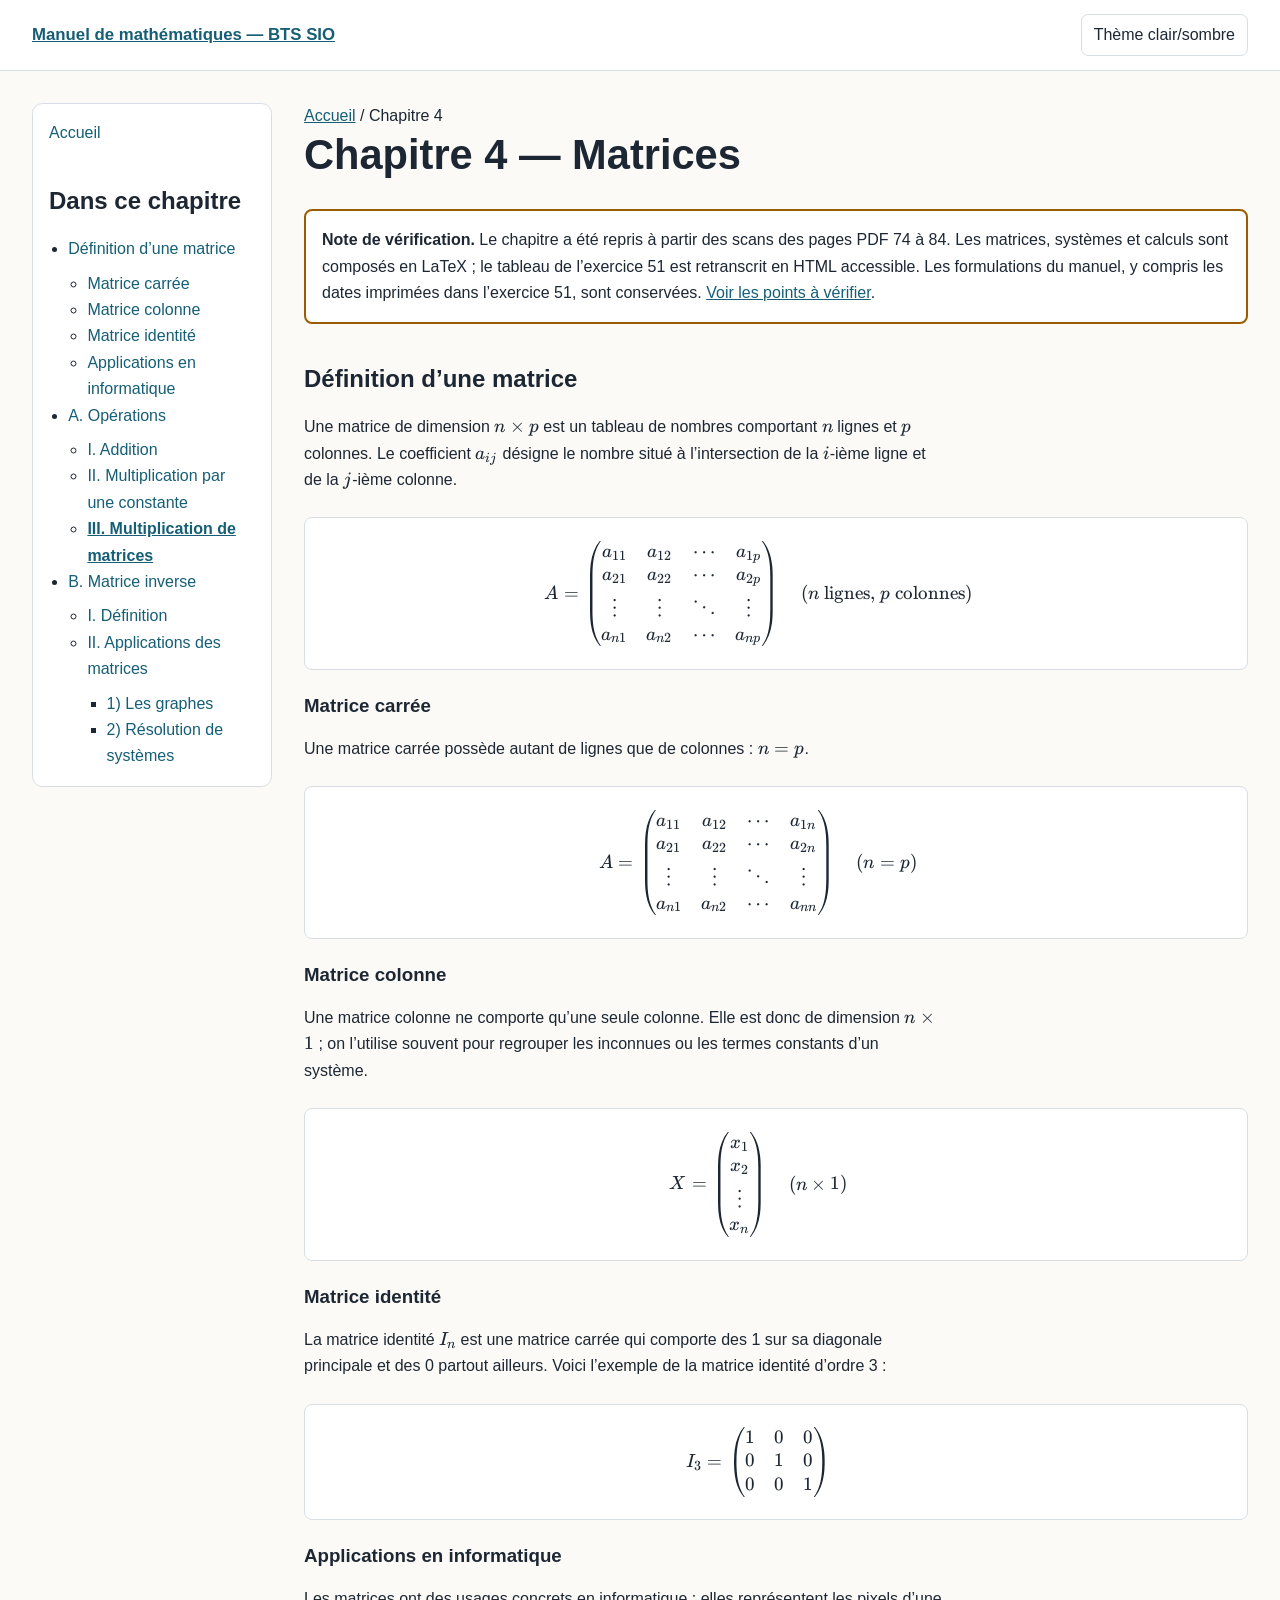
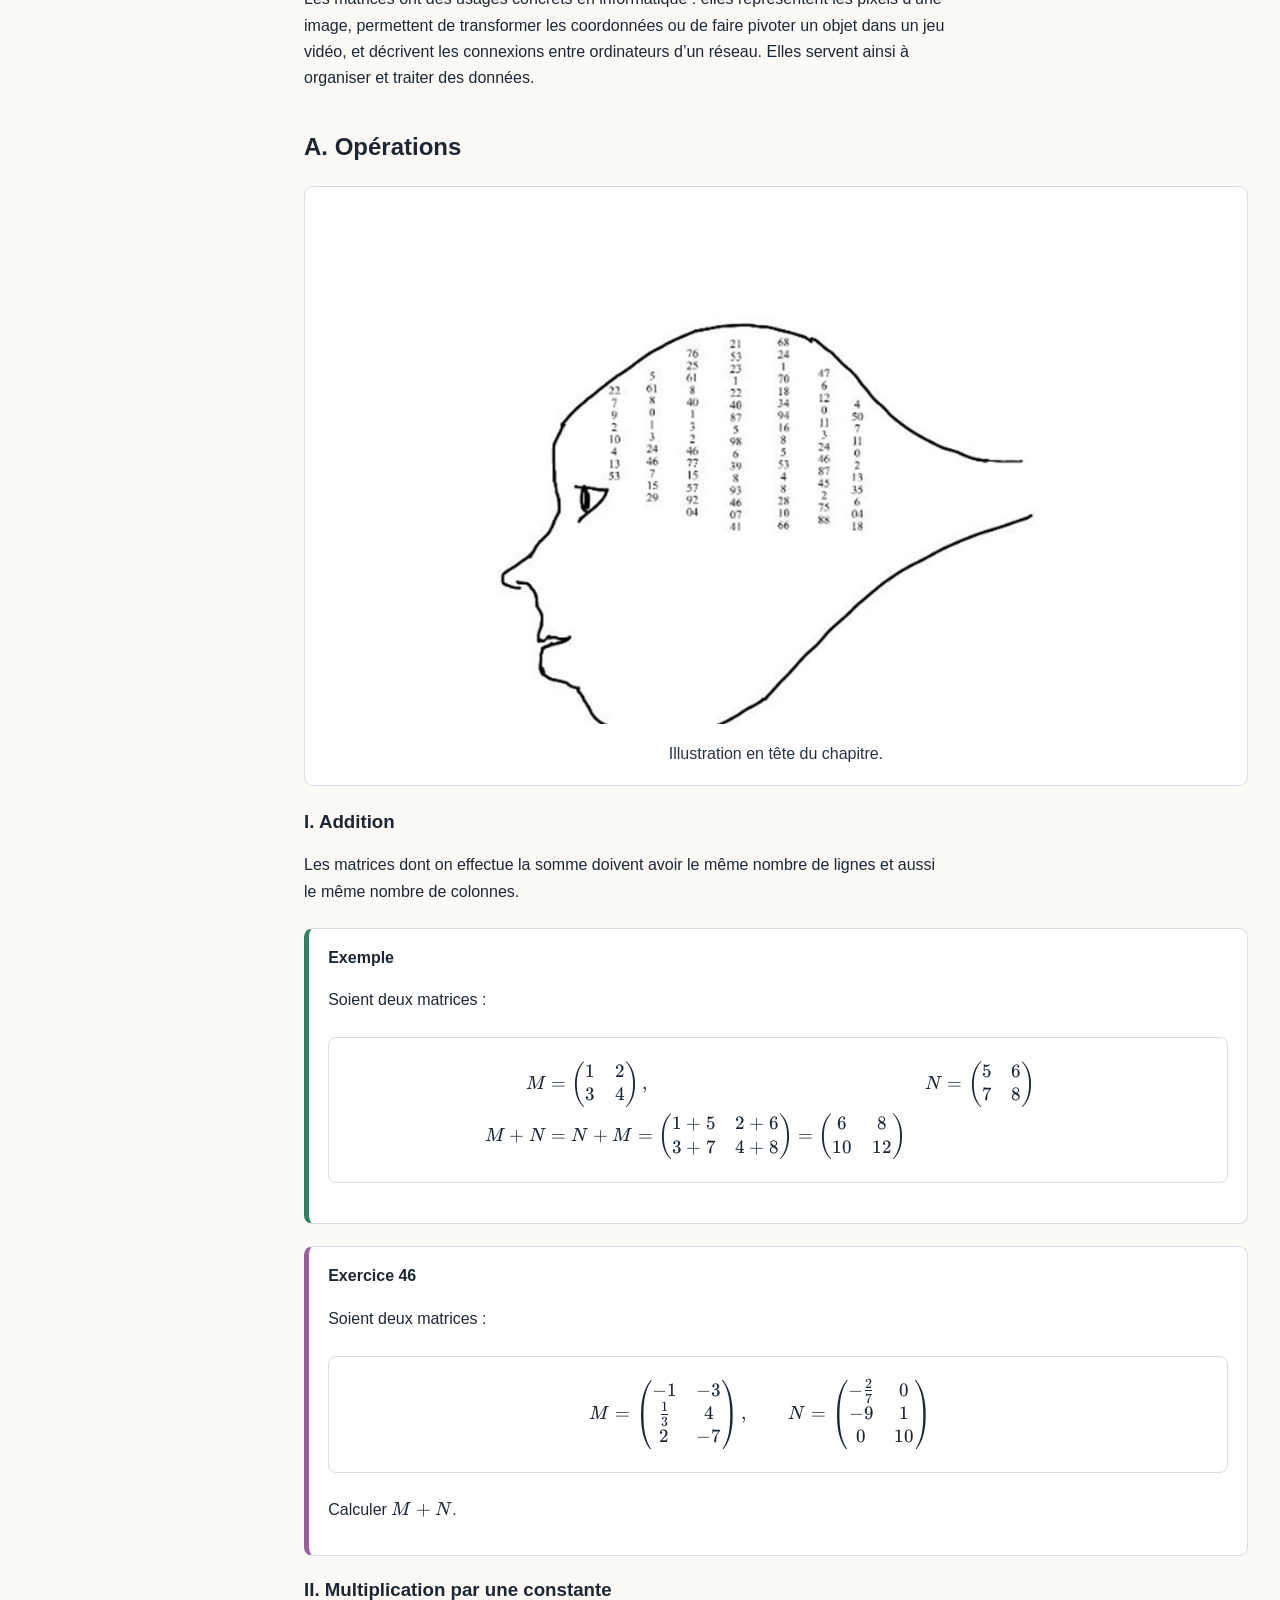
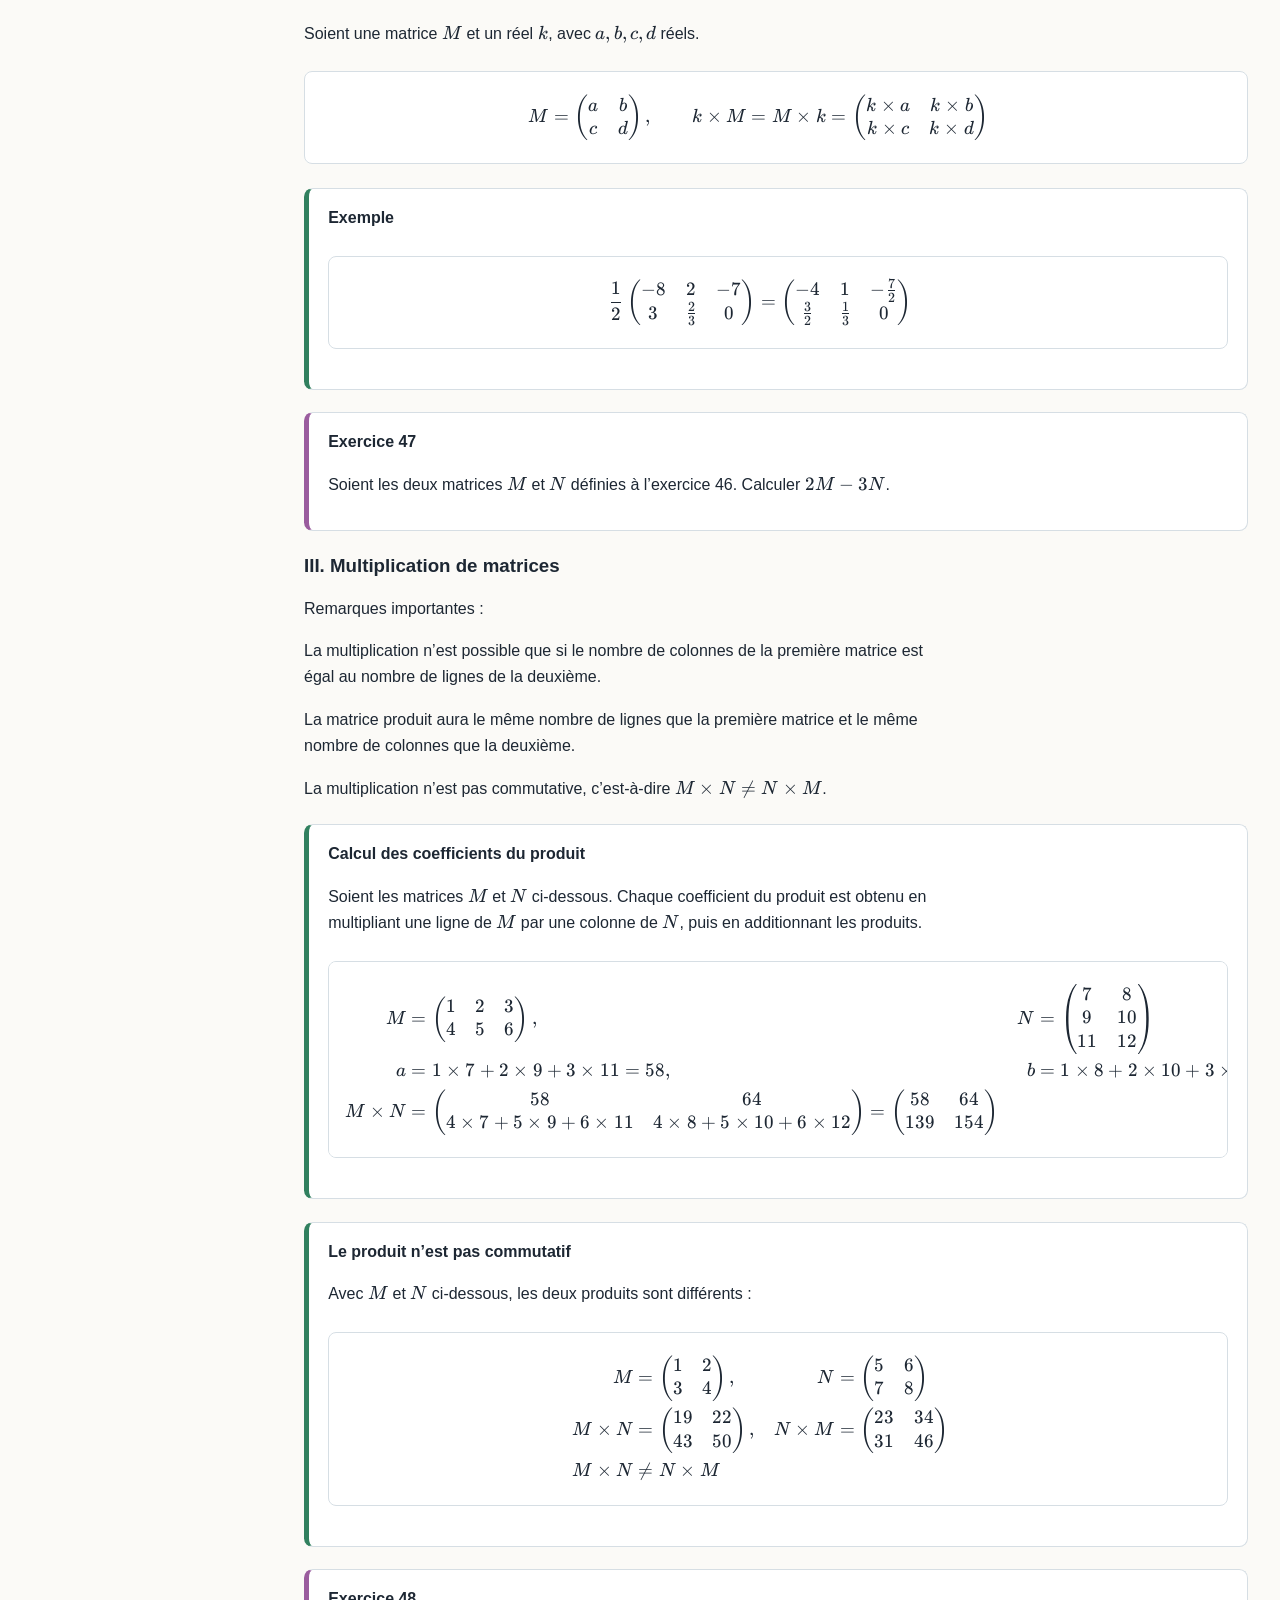
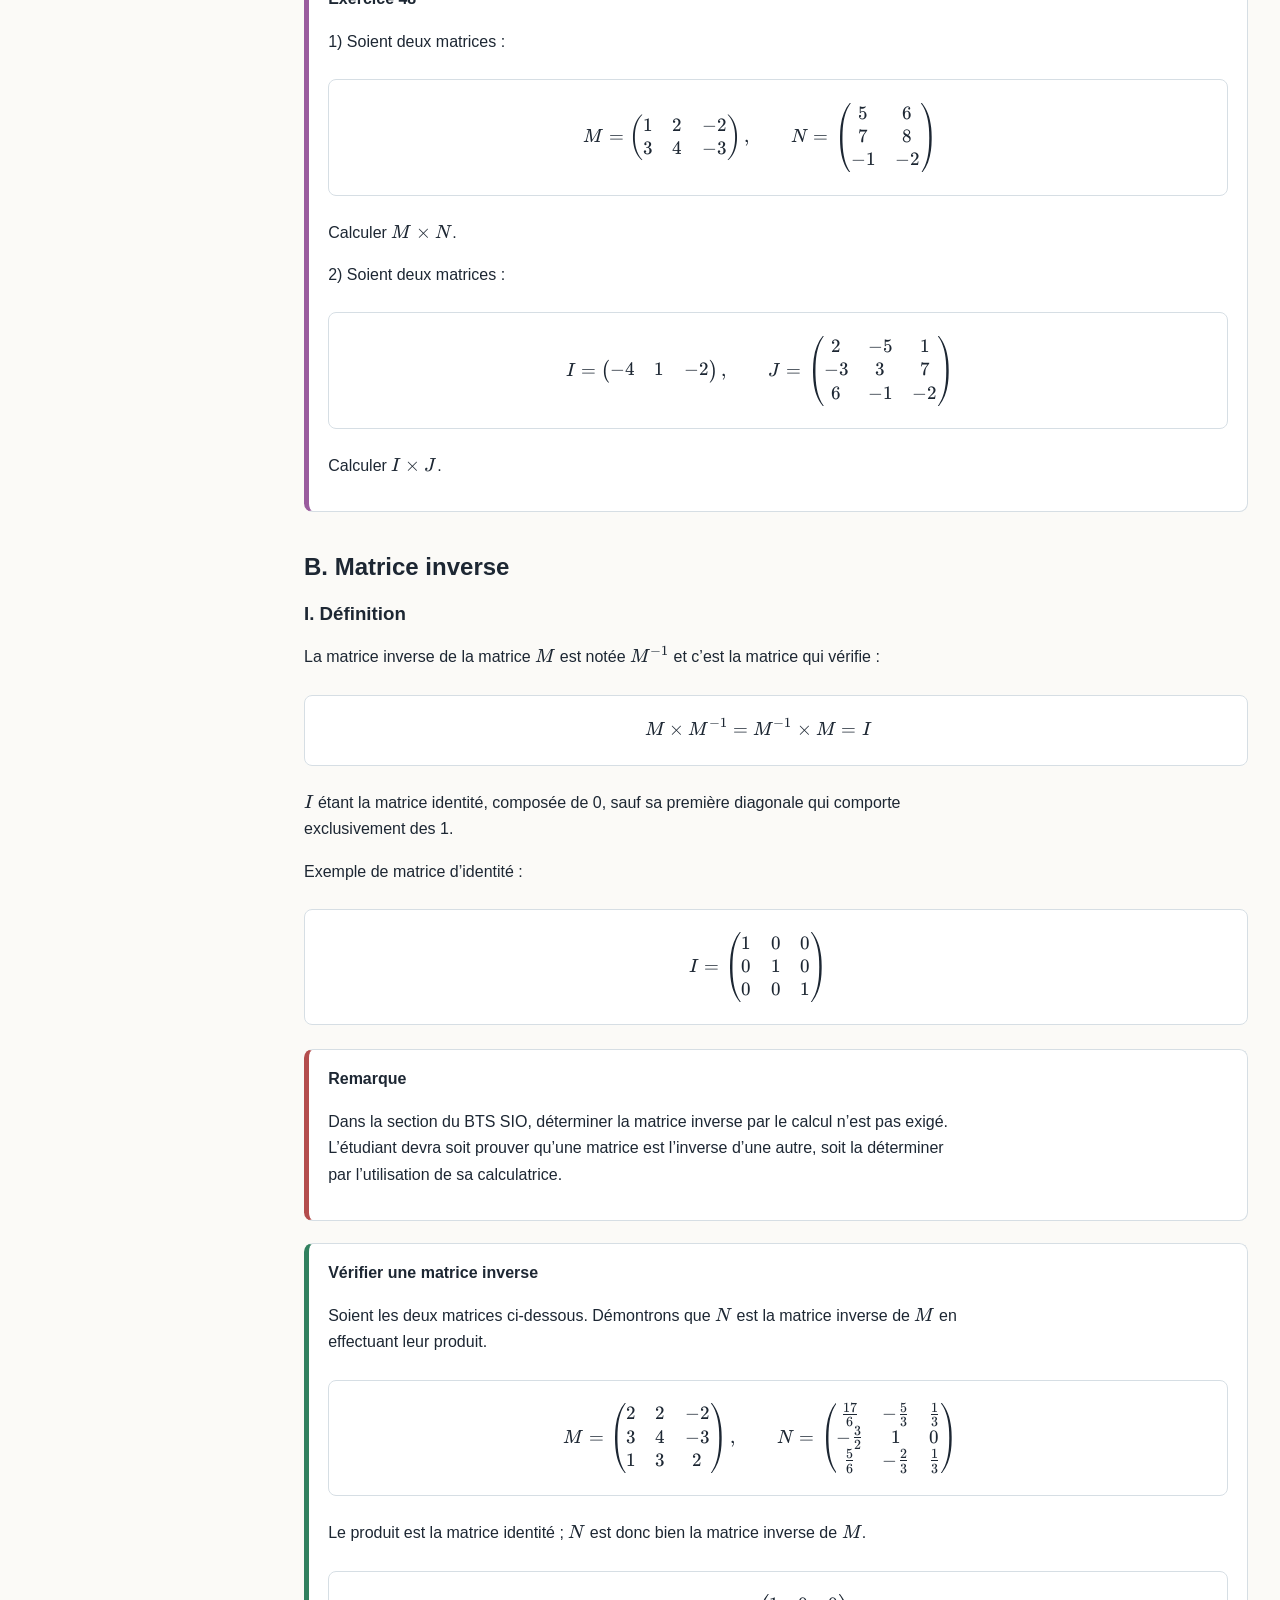
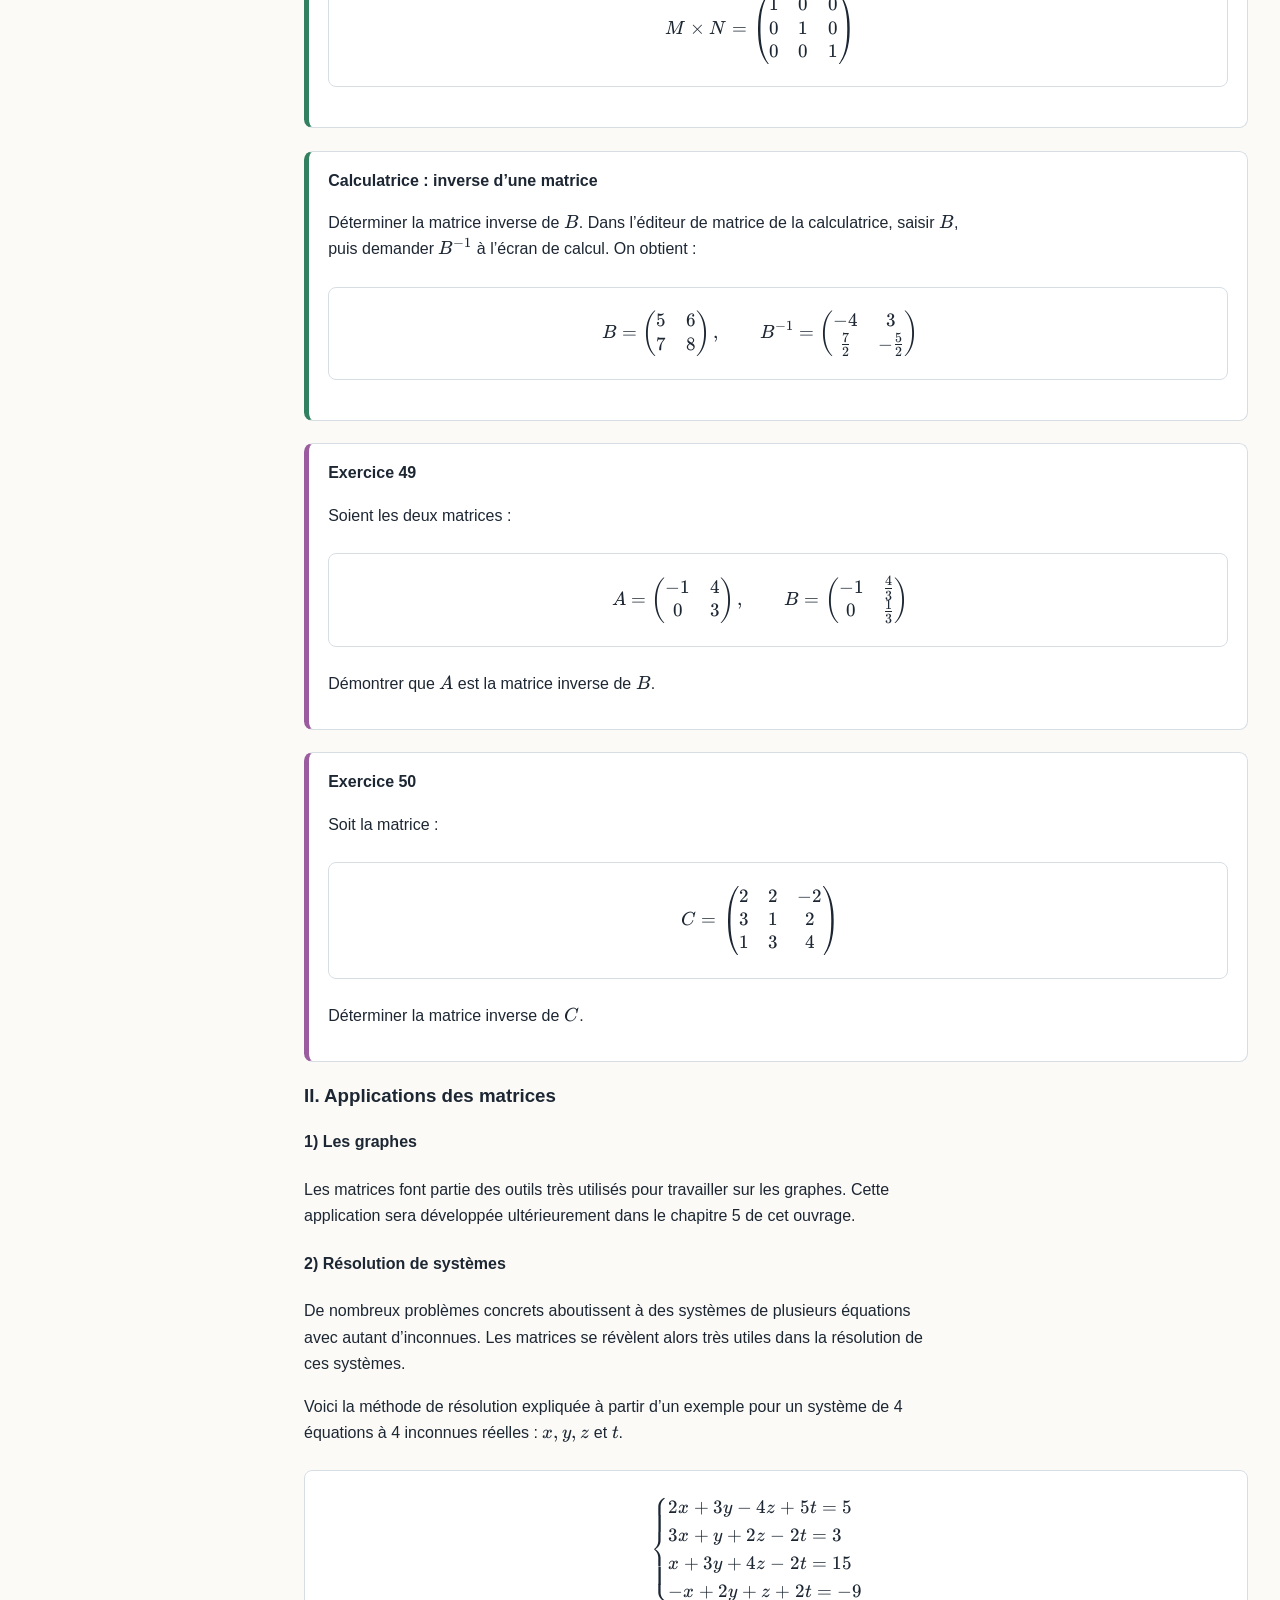
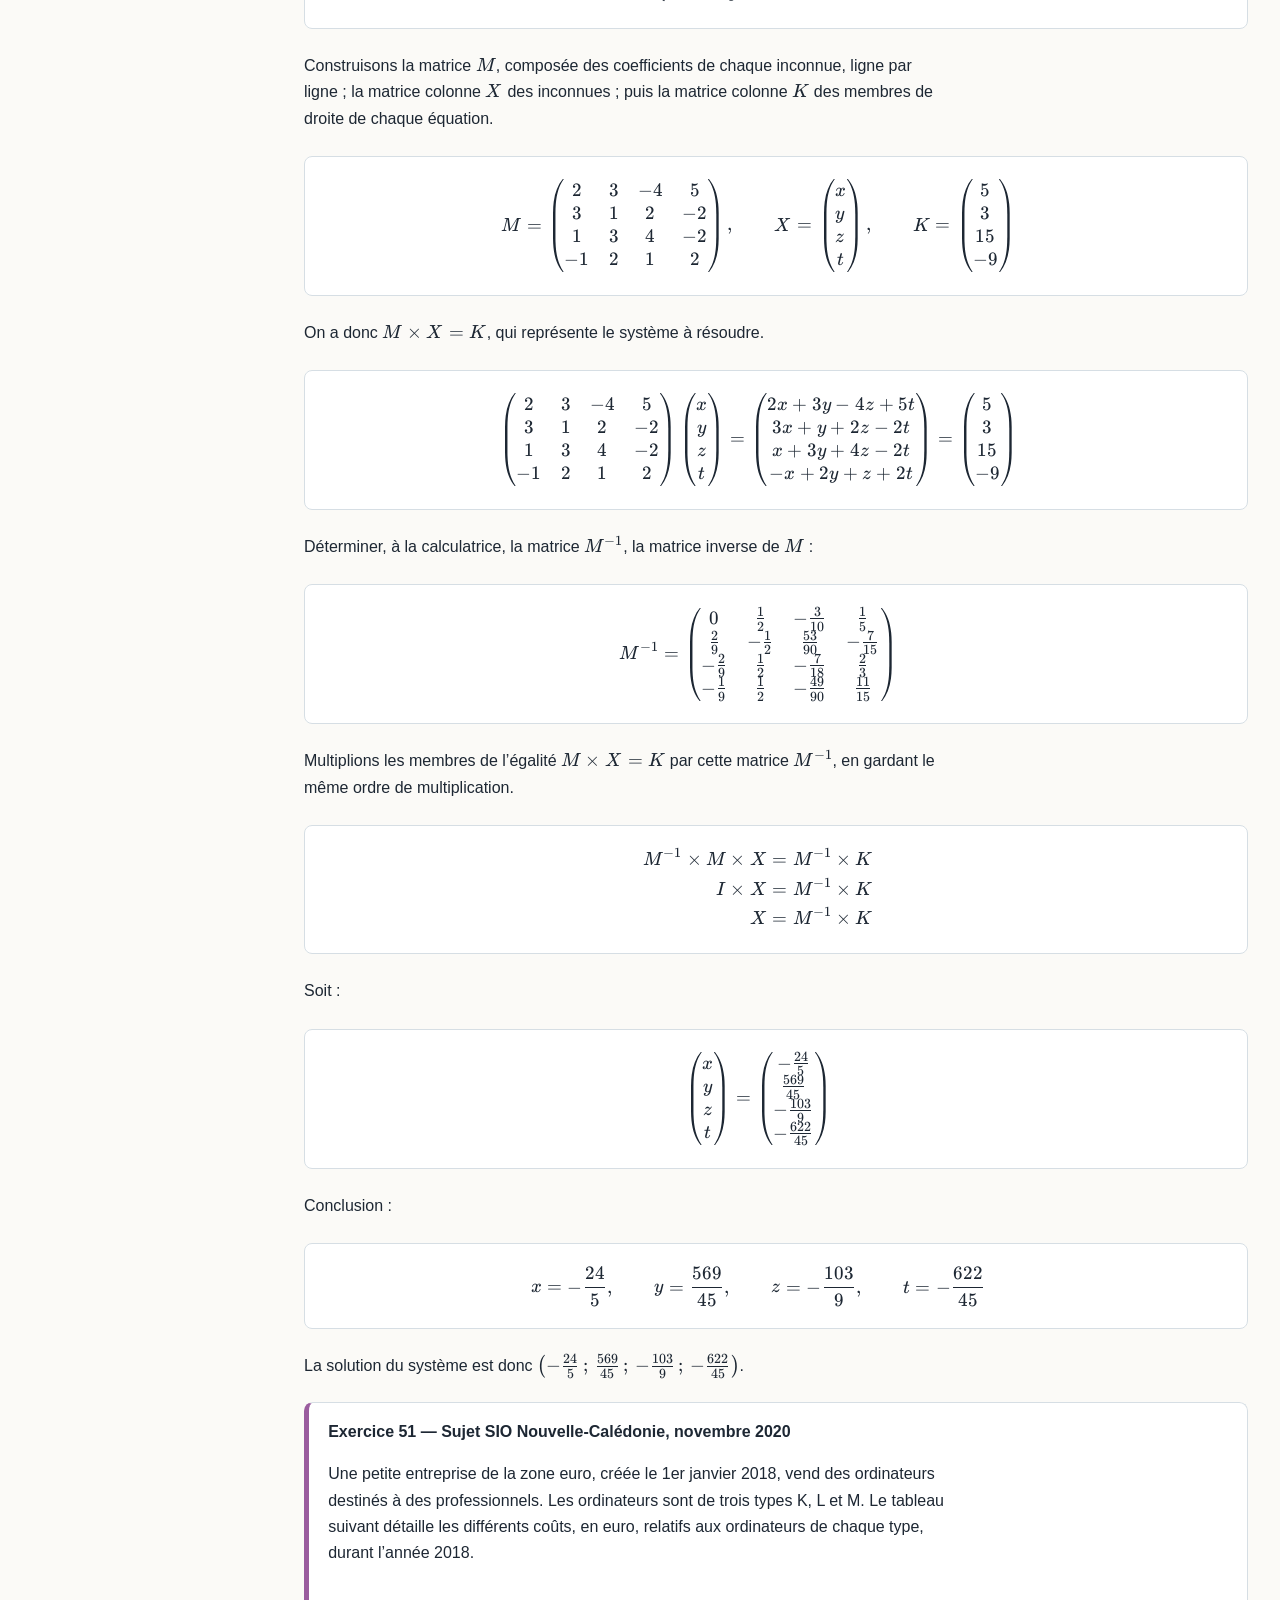
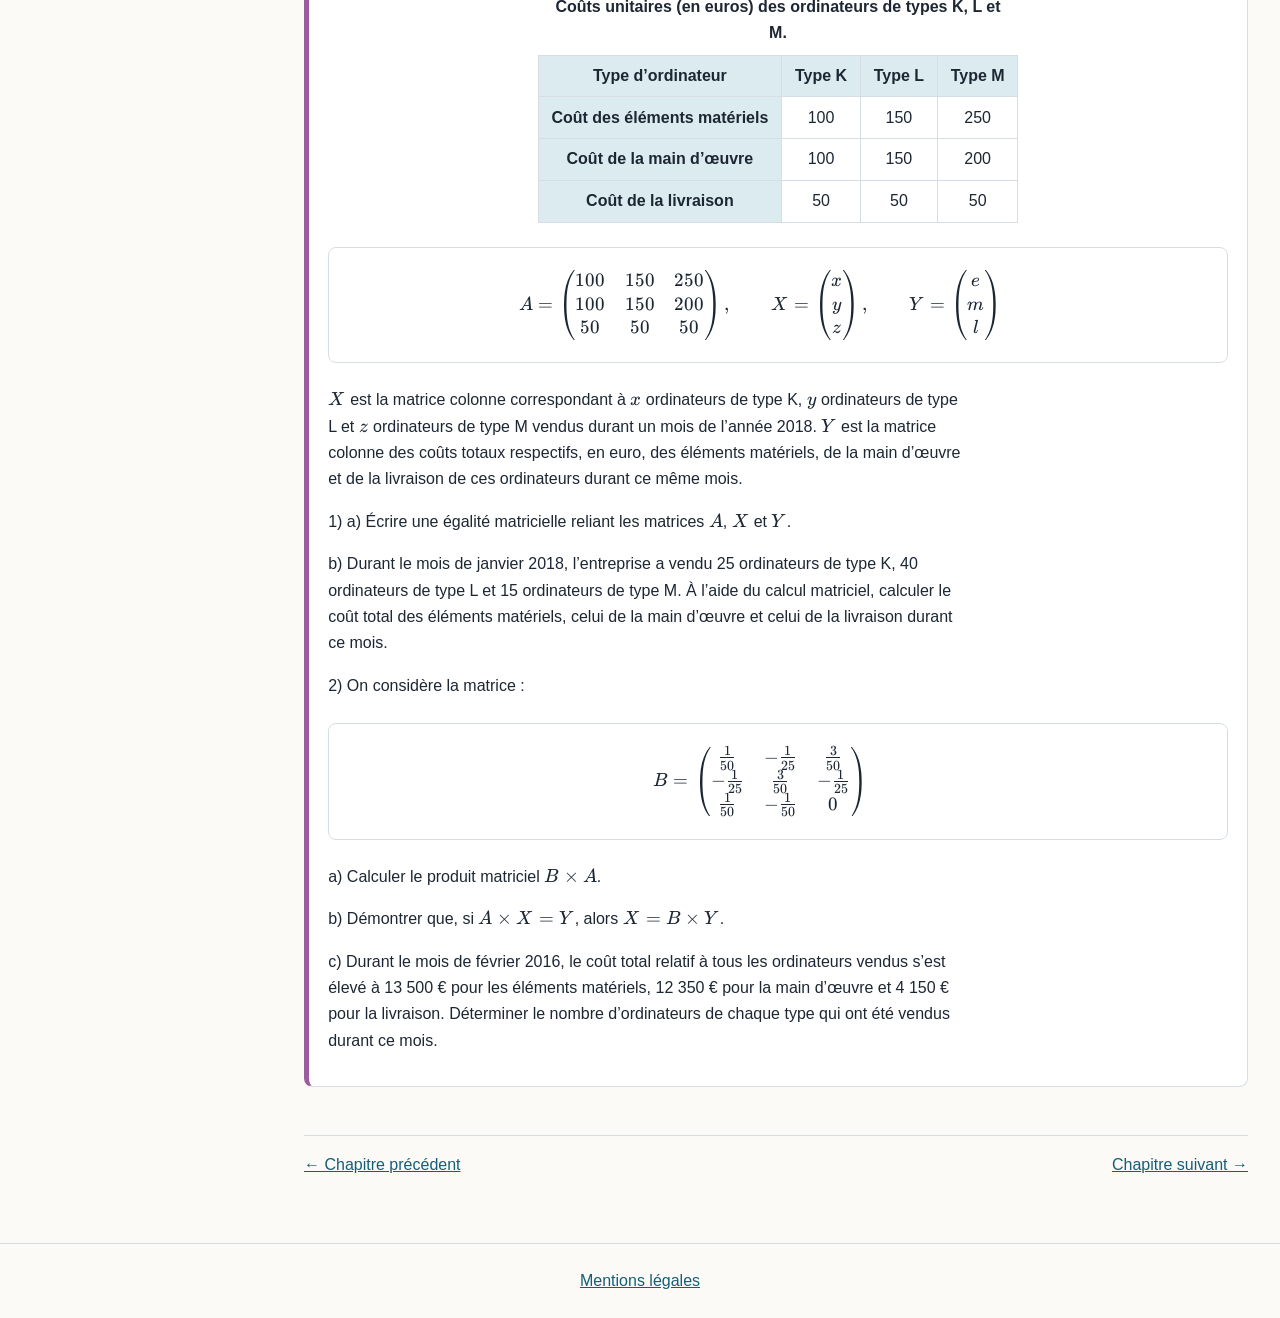
<file: chapitres/chapitre-04.html>
<!doctype html>
<html lang="fr">
<head>
  <meta charset="utf-8">
  <meta name="viewport" content="width=device-width, initial-scale=1">
  <title>Chapitre 4 — Matrices — Manuel de mathématiques</title>
  <link rel="stylesheet" href="../assets/css/base.css">
  <link rel="stylesheet" href="../assets/css/layout.css">
  <link rel="stylesheet" href="../assets/css/maths.css">
  <link rel="stylesheet" href="../assets/css/print.css" media="print">
  <link rel="stylesheet" href="../assets/vendor/katex/katex.min.css">
</head>
<body>
  <header class="site-header"><div class="contenu barre-haute">
    <a class="marque" href="../index.html">Manuel de mathématiques — BTS SIO</a>
    <div class="actions"><button type="button" data-theme-toggle aria-pressed="false">Thème clair/sombre</button></div>
  </div></header>
  <div class="contenu page-layout">
    <nav class="sommaire" aria-label="Sommaire du chapitre">
      <a href="../index.html">Accueil</a><h2>Dans ce chapitre</h2><ul><li><a href="#definition-matrice">Définition d’une matrice</a><ul><li><a href="#matrice-carree">Matrice carrée</a></li><li><a href="#matrice-colonne">Matrice colonne</a></li><li><a href="#matrice-identite">Matrice identité</a></li><li><a href="#applications-informatiques-matrices">Applications en informatique</a></li></ul></li><li><a href="#operations-matrices">A. Opérations</a><ul><li><a href="#addition-matrices">I. Addition</a></li><li><a href="#multiplication-par-constante">II. Multiplication par une constante</a></li><li><a href="#multiplication-matrices">III. Multiplication de matrices</a></li></ul></li><li><a href="#matrice-inverse">B. Matrice inverse</a><ul><li><a href="#definition-matrice-inverse">I. Définition</a></li><li><a href="#applications-matrices">II. Applications des matrices</a><ul><li><a href="#graphes-matrices">1) Les graphes</a></li><li><a href="#resolution-systemes">2) Résolution de systèmes</a></li></ul></li></ul></li></ul>
    </nav>
    <main>
      <nav aria-label="Fil d’Ariane"><a href="../index.html">Accueil</a> / Chapitre 4</nav>
      <h1>Chapitre 4 — Matrices</h1>
      
      <aside class="avertissement-ocr" aria-label="Note de vérification"><strong>Note de vérification.</strong> Le chapitre a été repris à partir des scans des pages PDF 74 à 84. Les matrices, systèmes et calculs sont composés en LaTeX ; le tableau de l’exercice 51 est retranscrit en HTML accessible. Les formulations du manuel, y compris les dates imprimées dans l’exercice 51, sont conservées. <a href="../docs/points-a-verifier.md">Voir les points à vérifier</a>.</aside>
      <section><h2 id="definition-matrice">Définition d’une matrice</h2><p>Une matrice de dimension \(n \times p\) est un tableau de nombres comportant \(n\) lignes et \(p\) colonnes. Le coefficient \(a_{ij}\) désigne le nombre situé à l’intersection de la \(i\)-ième ligne et de la \(j\)-ième colonne.</p><div class="formule" data-latex="A=\begin{pmatrix}a_{11}&amp;a_{12}&amp;\cdots&amp;a_{1p}\\a_{21}&amp;a_{22}&amp;\cdots&amp;a_{2p}\\\vdots&amp;\vdots&amp;\ddots&amp;\vdots\\a_{n1}&amp;a_{n2}&amp;\cdots&amp;a_{np}\end{pmatrix}\quad(n\text{ lignes, }p\text{ colonnes})" role="group" aria-label="Formule">\[A=\begin{pmatrix}a_{11}&amp;a_{12}&amp;\cdots&amp;a_{1p}\\a_{21}&amp;a_{22}&amp;\cdots&amp;a_{2p}\\\vdots&amp;\vdots&amp;\ddots&amp;\vdots\\a_{n1}&amp;a_{n2}&amp;\cdots&amp;a_{np}\end{pmatrix}\quad(n\text{ lignes, }p\text{ colonnes})\]</div><section><h3 id="matrice-carree">Matrice carrée</h3><p>Une matrice carrée possède autant de lignes que de colonnes : \(n=p\).</p><div class="formule" data-latex="A=\begin{pmatrix}a_{11}&amp;a_{12}&amp;\cdots&amp;a_{1n}\\a_{21}&amp;a_{22}&amp;\cdots&amp;a_{2n}\\\vdots&amp;\vdots&amp;\ddots&amp;\vdots\\a_{n1}&amp;a_{n2}&amp;\cdots&amp;a_{nn}\end{pmatrix}\quad(n=p)" role="group" aria-label="Formule">\[A=\begin{pmatrix}a_{11}&amp;a_{12}&amp;\cdots&amp;a_{1n}\\a_{21}&amp;a_{22}&amp;\cdots&amp;a_{2n}\\\vdots&amp;\vdots&amp;\ddots&amp;\vdots\\a_{n1}&amp;a_{n2}&amp;\cdots&amp;a_{nn}\end{pmatrix}\quad(n=p)\]</div></section>
<section><h3 id="matrice-colonne">Matrice colonne</h3><p>Une matrice colonne ne comporte qu’une seule colonne. Elle est donc de dimension \(n \times 1\) ; on l’utilise souvent pour regrouper les inconnues ou les termes constants d’un système.</p><div class="formule" data-latex="X=\begin{pmatrix}x_1\\x_2\\\vdots\\x_n\end{pmatrix}\quad(n\times 1)" role="group" aria-label="Formule">\[X=\begin{pmatrix}x_1\\x_2\\\vdots\\x_n\end{pmatrix}\quad(n\times 1)\]</div></section>
<section><h3 id="matrice-identite">Matrice identité</h3><p>La matrice identité \(I_n\) est une matrice carrée qui comporte des 1 sur sa diagonale principale et des 0 partout ailleurs. Voici l’exemple de la matrice identité d’ordre 3 :</p><div class="formule" data-latex="I_3=\begin{pmatrix}1&amp;0&amp;0\\0&amp;1&amp;0\\0&amp;0&amp;1\end{pmatrix}" role="group" aria-label="Formule">\[I_3=\begin{pmatrix}1&amp;0&amp;0\\0&amp;1&amp;0\\0&amp;0&amp;1\end{pmatrix}\]</div></section>
<section><h3 id="applications-informatiques-matrices">Applications en informatique</h3><p>Les matrices ont des usages concrets en informatique : elles représentent les pixels d’une image, permettent de transformer les coordonnées ou de faire pivoter un objet dans un jeu vidéo, et décrivent les connexions entre ordinateurs d’un réseau. Elles servent ainsi à organiser et traiter des données.</p></section></section>
<section><h2 id="operations-matrices">A. Opérations</h2><figure id="ch04-fig-001"><img src="../assets/img/chapitre-04/ch04-fig-001.png" alt="Silhouette annotée avec des éléments de calcul matriciel." loading="lazy" width="1393" height="797"><figcaption>Illustration en tête du chapitre.</figcaption></figure><section><h3 id="addition-matrices">I. Addition</h3><p>Les matrices dont on effectue la somme doivent avoir le même nombre de lignes et aussi le même nombre de colonnes.</p><section class="box-exemple"><p class="box-label">Exemple</p><p>Soient deux matrices :</p>
<div class="formule" data-latex="\begin{aligned}M&amp;=\begin{pmatrix}1&amp;2\\3&amp;4\end{pmatrix},&amp;N&amp;=\begin{pmatrix}5&amp;6\\7&amp;8\end{pmatrix}\\M+N&amp;=N+M=\begin{pmatrix}1+5&amp;2+6\\3+7&amp;4+8\end{pmatrix}=\begin{pmatrix}6&amp;8\\10&amp;12\end{pmatrix}\end{aligned}" role="group" aria-label="Formule">\[\begin{aligned}M&amp;=\begin{pmatrix}1&amp;2\\3&amp;4\end{pmatrix},&amp;N&amp;=\begin{pmatrix}5&amp;6\\7&amp;8\end{pmatrix}\\M+N&amp;=N+M=\begin{pmatrix}1+5&amp;2+6\\3+7&amp;4+8\end{pmatrix}=\begin{pmatrix}6&amp;8\\10&amp;12\end{pmatrix}\end{aligned}\]</div></section><section class="box-exercice"><p class="box-label">Exercice 46</p><p>Soient deux matrices :</p>
<div class="formule" data-latex="M=\begin{pmatrix}-1&amp;-3\\\frac13&amp;4\\2&amp;-7\end{pmatrix},\qquad N=\begin{pmatrix}-\frac27&amp;0\\-9&amp;1\\0&amp;10\end{pmatrix}" role="group" aria-label="Formule">\[M=\begin{pmatrix}-1&amp;-3\\\frac13&amp;4\\2&amp;-7\end{pmatrix},\qquad N=\begin{pmatrix}-\frac27&amp;0\\-9&amp;1\\0&amp;10\end{pmatrix}\]</div>
<p>Calculer \(M+N\).</p></section></section>
<section><h3 id="multiplication-par-constante">II. Multiplication par une constante</h3><p>Soient une matrice \(M\) et un réel \(k\), avec \(a,b,c,d\) réels.</p><div class="formule" data-latex="M=\begin{pmatrix}a&amp;b\\c&amp;d\end{pmatrix},\qquad k\times M=M\times k=\begin{pmatrix}k\times a&amp;k\times b\\k\times c&amp;k\times d\end{pmatrix}" role="group" aria-label="Formule">\[M=\begin{pmatrix}a&amp;b\\c&amp;d\end{pmatrix},\qquad k\times M=M\times k=\begin{pmatrix}k\times a&amp;k\times b\\k\times c&amp;k\times d\end{pmatrix}\]</div><section class="box-exemple"><p class="box-label">Exemple</p><div class="formule" data-latex="\frac12\begin{pmatrix}-8&amp;2&amp;-7\\3&amp;\frac23&amp;0\end{pmatrix}=\begin{pmatrix}-4&amp;1&amp;-\frac72\\\frac32&amp;\frac13&amp;0\end{pmatrix}" role="group" aria-label="Formule">\[\frac12\begin{pmatrix}-8&amp;2&amp;-7\\3&amp;\frac23&amp;0\end{pmatrix}=\begin{pmatrix}-4&amp;1&amp;-\frac72\\\frac32&amp;\frac13&amp;0\end{pmatrix}\]</div></section><section class="box-exercice"><p class="box-label">Exercice 47</p><p>Soient les deux matrices \(M\) et \(N\) définies à l’exercice 46. Calculer \(2M-3N\).</p></section></section>
<section><h3 id="multiplication-matrices">III. Multiplication de matrices</h3><p>Remarques importantes :</p><p>La multiplication n’est possible que si le nombre de colonnes de la première matrice est égal au nombre de lignes de la deuxième.</p><p>La matrice produit aura le même nombre de lignes que la première matrice et le même nombre de colonnes que la deuxième.</p><p>La multiplication n’est pas commutative, c’est-à-dire \(M\times N\ne N\times M\).</p><section class="box-exemple"><p class="box-label">Calcul des coefficients du produit</p><p>Soient les matrices \(M\) et \(N\) ci-dessous. Chaque coefficient du produit est obtenu en multipliant une ligne de \(M\) par une colonne de \(N\), puis en additionnant les produits.</p>
<div class="formule" data-latex="\begin{aligned}M&amp;=\begin{pmatrix}1&amp;2&amp;3\\4&amp;5&amp;6\end{pmatrix},&amp;N&amp;=\begin{pmatrix}7&amp;8\\9&amp;10\\11&amp;12\end{pmatrix}\\a&amp;=1\times7+2\times9+3\times11=58, &amp;b&amp;=1\times8+2\times10+3\times12=64\\M\times N&amp;=\begin{pmatrix}58&amp;64\\4\times7+5\times9+6\times11&amp;4\times8+5\times10+6\times12\end{pmatrix}=\begin{pmatrix}58&amp;64\\139&amp;154\end{pmatrix}\end{aligned}" role="group" aria-label="Formule">\[\begin{aligned}M&amp;=\begin{pmatrix}1&amp;2&amp;3\\4&amp;5&amp;6\end{pmatrix},&amp;N&amp;=\begin{pmatrix}7&amp;8\\9&amp;10\\11&amp;12\end{pmatrix}\\a&amp;=1\times7+2\times9+3\times11=58, &amp;b&amp;=1\times8+2\times10+3\times12=64\\M\times N&amp;=\begin{pmatrix}58&amp;64\\4\times7+5\times9+6\times11&amp;4\times8+5\times10+6\times12\end{pmatrix}=\begin{pmatrix}58&amp;64\\139&amp;154\end{pmatrix}\end{aligned}\]</div></section><section class="box-exemple"><p class="box-label">Le produit n’est pas commutatif</p><p>Avec \(M\) et \(N\) ci-dessous, les deux produits sont différents :</p>
<div class="formule" data-latex="\begin{aligned}M&amp;=\begin{pmatrix}1&amp;2\\3&amp;4\end{pmatrix},&amp;N&amp;=\begin{pmatrix}5&amp;6\\7&amp;8\end{pmatrix}\\M\times N&amp;=\begin{pmatrix}19&amp;22\\43&amp;50\end{pmatrix},&amp;N\times M&amp;=\begin{pmatrix}23&amp;34\\31&amp;46\end{pmatrix}\\M\times N&amp;\ne N\times M\end{aligned}" role="group" aria-label="Formule">\[\begin{aligned}M&amp;=\begin{pmatrix}1&amp;2\\3&amp;4\end{pmatrix},&amp;N&amp;=\begin{pmatrix}5&amp;6\\7&amp;8\end{pmatrix}\\M\times N&amp;=\begin{pmatrix}19&amp;22\\43&amp;50\end{pmatrix},&amp;N\times M&amp;=\begin{pmatrix}23&amp;34\\31&amp;46\end{pmatrix}\\M\times N&amp;\ne N\times M\end{aligned}\]</div></section><section class="box-exercice"><p class="box-label">Exercice 48</p><p>1) Soient deux matrices :</p>
<div class="formule" data-latex="M=\begin{pmatrix}1&amp;2&amp;-2\\3&amp;4&amp;-3\end{pmatrix},\qquad N=\begin{pmatrix}5&amp;6\\7&amp;8\\-1&amp;-2\end{pmatrix}" role="group" aria-label="Formule">\[M=\begin{pmatrix}1&amp;2&amp;-2\\3&amp;4&amp;-3\end{pmatrix},\qquad N=\begin{pmatrix}5&amp;6\\7&amp;8\\-1&amp;-2\end{pmatrix}\]</div>
<p>Calculer \(M\times N\).</p>
<p>2) Soient deux matrices :</p>
<div class="formule" data-latex="I=\begin{pmatrix}-4&amp;1&amp;-2\end{pmatrix},\qquad J=\begin{pmatrix}2&amp;-5&amp;1\\-3&amp;3&amp;7\\6&amp;-1&amp;-2\end{pmatrix}" role="group" aria-label="Formule">\[I=\begin{pmatrix}-4&amp;1&amp;-2\end{pmatrix},\qquad J=\begin{pmatrix}2&amp;-5&amp;1\\-3&amp;3&amp;7\\6&amp;-1&amp;-2\end{pmatrix}\]</div>
<p>Calculer \(I\times J\).</p></section></section></section>
<section><h2 id="matrice-inverse">B. Matrice inverse</h2><section><h3 id="definition-matrice-inverse">I. Définition</h3><p>La matrice inverse de la matrice \(M\) est notée \(M^{-1}\) et c’est la matrice qui vérifie :</p><div class="formule" data-latex="M\times M^{-1}=M^{-1}\times M=I" role="group" aria-label="Formule">\[M\times M^{-1}=M^{-1}\times M=I\]</div><p>\(I\) étant la matrice identité, composée de 0, sauf sa première diagonale qui comporte exclusivement des 1.</p><p>Exemple de matrice d’identité :</p><div class="formule" data-latex="I=\begin{pmatrix}1&amp;0&amp;0\\0&amp;1&amp;0\\0&amp;0&amp;1\end{pmatrix}" role="group" aria-label="Formule">\[I=\begin{pmatrix}1&amp;0&amp;0\\0&amp;1&amp;0\\0&amp;0&amp;1\end{pmatrix}\]</div><section class="box-remarque"><p class="box-label">Remarque</p><p>Dans la section du BTS SIO, déterminer la matrice inverse par le calcul n’est pas exigé. L’étudiant devra soit prouver qu’une matrice est l’inverse d’une autre, soit la déterminer par l’utilisation de sa calculatrice.</p></section><section class="box-exemple"><p class="box-label">Vérifier une matrice inverse</p><p>Soient les deux matrices ci-dessous. Démontrons que \(N\) est la matrice inverse de \(M\) en effectuant leur produit.</p>
<div class="formule" data-latex="M=\begin{pmatrix}2&amp;2&amp;-2\\3&amp;4&amp;-3\\1&amp;3&amp;2\end{pmatrix},\qquad N=\begin{pmatrix}\frac{17}{6}&amp;-\frac53&amp;\frac13\\-\frac32&amp;1&amp;0\\\frac56&amp;-\frac23&amp;\frac13\end{pmatrix}" role="group" aria-label="Formule">\[M=\begin{pmatrix}2&amp;2&amp;-2\\3&amp;4&amp;-3\\1&amp;3&amp;2\end{pmatrix},\qquad N=\begin{pmatrix}\frac{17}{6}&amp;-\frac53&amp;\frac13\\-\frac32&amp;1&amp;0\\\frac56&amp;-\frac23&amp;\frac13\end{pmatrix}\]</div>
<p>Le produit est la matrice identité ; \(N\) est donc bien la matrice inverse de \(M\).</p>
<div class="formule" data-latex="M\times N=\begin{pmatrix}1&amp;0&amp;0\\0&amp;1&amp;0\\0&amp;0&amp;1\end{pmatrix}" role="group" aria-label="Formule">\[M\times N=\begin{pmatrix}1&amp;0&amp;0\\0&amp;1&amp;0\\0&amp;0&amp;1\end{pmatrix}\]</div></section><section class="box-exemple"><p class="box-label">Calculatrice : inverse d’une matrice</p><p>Déterminer la matrice inverse de \(B\). Dans l’éditeur de matrice de la calculatrice, saisir \(B\), puis demander \(B^{-1}\) à l’écran de calcul. On obtient :</p>
<div class="formule" data-latex="B=\begin{pmatrix}5&amp;6\\7&amp;8\end{pmatrix},\qquad B^{-1}=\begin{pmatrix}-4&amp;3\\\frac72&amp;-\frac52\end{pmatrix}" role="group" aria-label="Formule">\[B=\begin{pmatrix}5&amp;6\\7&amp;8\end{pmatrix},\qquad B^{-1}=\begin{pmatrix}-4&amp;3\\\frac72&amp;-\frac52\end{pmatrix}\]</div></section><section class="box-exercice"><p class="box-label">Exercice 49</p><p>Soient les deux matrices :</p>
<div class="formule" data-latex="A=\begin{pmatrix}-1&amp;4\\0&amp;3\end{pmatrix},\qquad B=\begin{pmatrix}-1&amp;\frac43\\0&amp;\frac13\end{pmatrix}" role="group" aria-label="Formule">\[A=\begin{pmatrix}-1&amp;4\\0&amp;3\end{pmatrix},\qquad B=\begin{pmatrix}-1&amp;\frac43\\0&amp;\frac13\end{pmatrix}\]</div>
<p>Démontrer que \(A\) est la matrice inverse de \(B\).</p></section><section class="box-exercice"><p class="box-label">Exercice 50</p><p>Soit la matrice :</p>
<div class="formule" data-latex="C=\begin{pmatrix}2&amp;2&amp;-2\\3&amp;1&amp;2\\1&amp;3&amp;4\end{pmatrix}" role="group" aria-label="Formule">\[C=\begin{pmatrix}2&amp;2&amp;-2\\3&amp;1&amp;2\\1&amp;3&amp;4\end{pmatrix}\]</div>
<p>Déterminer la matrice inverse de \(C\).</p></section></section>
<section><h3 id="applications-matrices">II. Applications des matrices</h3><section><h4 id="graphes-matrices">1) Les graphes</h4><p>Les matrices font partie des outils très utilisés pour travailler sur les graphes. Cette application sera développée ultérieurement dans le chapitre 5 de cet ouvrage.</p></section>
<section><h4 id="resolution-systemes">2) Résolution de systèmes</h4><p>De nombreux problèmes concrets aboutissent à des systèmes de plusieurs équations avec autant d’inconnues. Les matrices se révèlent alors très utiles dans la résolution de ces systèmes.</p><p>Voici la méthode de résolution expliquée à partir d’un exemple pour un système de 4 équations à 4 inconnues réelles : \(x,y,z\) et \(t\).</p><div class="formule" data-latex="\begin{cases}2x+3y-4z+5t=5\\3x+y+2z-2t=3\\x+3y+4z-2t=15\\-x+2y+z+2t=-9\end{cases}" role="group" aria-label="Formule">\[\begin{cases}2x+3y-4z+5t=5\\3x+y+2z-2t=3\\x+3y+4z-2t=15\\-x+2y+z+2t=-9\end{cases}\]</div><p>Construisons la matrice \(M\), composée des coefficients de chaque inconnue, ligne par ligne ; la matrice colonne \(X\) des inconnues ; puis la matrice colonne \(K\) des membres de droite de chaque équation.</p><div class="formule" data-latex="M=\begin{pmatrix}2&amp;3&amp;-4&amp;5\\3&amp;1&amp;2&amp;-2\\1&amp;3&amp;4&amp;-2\\-1&amp;2&amp;1&amp;2\end{pmatrix},\qquad X=\begin{pmatrix}x\\y\\z\\t\end{pmatrix},\qquad K=\begin{pmatrix}5\\3\\15\\-9\end{pmatrix}" role="group" aria-label="Formule">\[M=\begin{pmatrix}2&amp;3&amp;-4&amp;5\\3&amp;1&amp;2&amp;-2\\1&amp;3&amp;4&amp;-2\\-1&amp;2&amp;1&amp;2\end{pmatrix},\qquad X=\begin{pmatrix}x\\y\\z\\t\end{pmatrix},\qquad K=\begin{pmatrix}5\\3\\15\\-9\end{pmatrix}\]</div><p>On a donc \(M\times X=K\), qui représente le système à résoudre.</p><div class="formule" data-latex="\begin{pmatrix}2&amp;3&amp;-4&amp;5\\3&amp;1&amp;2&amp;-2\\1&amp;3&amp;4&amp;-2\\-1&amp;2&amp;1&amp;2\end{pmatrix}\begin{pmatrix}x\\y\\z\\t\end{pmatrix}=\begin{pmatrix}2x+3y-4z+5t\\3x+y+2z-2t\\x+3y+4z-2t\\-x+2y+z+2t\end{pmatrix}=\begin{pmatrix}5\\3\\15\\-9\end{pmatrix}" role="group" aria-label="Formule">\[\begin{pmatrix}2&amp;3&amp;-4&amp;5\\3&amp;1&amp;2&amp;-2\\1&amp;3&amp;4&amp;-2\\-1&amp;2&amp;1&amp;2\end{pmatrix}\begin{pmatrix}x\\y\\z\\t\end{pmatrix}=\begin{pmatrix}2x+3y-4z+5t\\3x+y+2z-2t\\x+3y+4z-2t\\-x+2y+z+2t\end{pmatrix}=\begin{pmatrix}5\\3\\15\\-9\end{pmatrix}\]</div><p>Déterminer, à la calculatrice, la matrice \(M^{-1}\), la matrice inverse de \(M\) :</p><div class="formule" data-latex="M^{-1}=\begin{pmatrix}0&amp;\frac12&amp;-\frac3{10}&amp;\frac15\\\frac29&amp;-\frac12&amp;\frac{53}{90}&amp;-\frac7{15}\\-\frac29&amp;\frac12&amp;-\frac7{18}&amp;\frac23\\-\frac19&amp;\frac12&amp;-\frac{49}{90}&amp;\frac{11}{15}\end{pmatrix}" role="group" aria-label="Formule">\[M^{-1}=\begin{pmatrix}0&amp;\frac12&amp;-\frac3{10}&amp;\frac15\\\frac29&amp;-\frac12&amp;\frac{53}{90}&amp;-\frac7{15}\\-\frac29&amp;\frac12&amp;-\frac7{18}&amp;\frac23\\-\frac19&amp;\frac12&amp;-\frac{49}{90}&amp;\frac{11}{15}\end{pmatrix}\]</div><p>Multiplions les membres de l’égalité \(M\times X=K\) par cette matrice \(M^{-1}\), en gardant le même ordre de multiplication.</p><div class="formule" data-latex="\begin{aligned}M^{-1}\times M\times X&amp;=M^{-1}\times K\\I\times X&amp;=M^{-1}\times K\\X&amp;=M^{-1}\times K\end{aligned}" role="group" aria-label="Formule">\[\begin{aligned}M^{-1}\times M\times X&amp;=M^{-1}\times K\\I\times X&amp;=M^{-1}\times K\\X&amp;=M^{-1}\times K\end{aligned}\]</div><p>Soit :</p><div class="formule" data-latex="\begin{pmatrix}x\\y\\z\\t\end{pmatrix}=\begin{pmatrix}-\frac{24}{5}\\\frac{569}{45}\\-\frac{103}{9}\\-\frac{622}{45}\end{pmatrix}" role="group" aria-label="Formule">\[\begin{pmatrix}x\\y\\z\\t\end{pmatrix}=\begin{pmatrix}-\frac{24}{5}\\\frac{569}{45}\\-\frac{103}{9}\\-\frac{622}{45}\end{pmatrix}\]</div><p>Conclusion :</p><div class="formule" data-latex="x=-\frac{24}{5},\qquad y=\frac{569}{45},\qquad z=-\frac{103}{9},\qquad t=-\frac{622}{45}" role="group" aria-label="Formule">\[x=-\frac{24}{5},\qquad y=\frac{569}{45},\qquad z=-\frac{103}{9},\qquad t=-\frac{622}{45}\]</div><p>La solution du système est donc \(\left(-\frac{24}{5}\,;\,\frac{569}{45}\,;\,-\frac{103}{9}\,;\,-\frac{622}{45}\right)\).</p><section class="box-exercice"><p class="box-label">Exercice 51 — Sujet SIO Nouvelle-Calédonie, novembre 2020</p><p>Une petite entreprise de la zone euro, créée le 1er janvier 2018, vend des ordinateurs destinés à des professionnels. Les ordinateurs sont de trois types K, L et M. Le tableau suivant détaille les différents coûts, en euro, relatifs aux ordinateurs de chaque type, durant l’année 2018.</p>
<div class="table-wrapper"><table><caption>Coûts unitaires (en euros) des ordinateurs de types K, L et M.</caption><thead><tr><th scope="col">Type d’ordinateur</th><th scope="col">Type K</th><th scope="col">Type L</th><th scope="col">Type M</th></tr></thead><tbody><tr><th scope="row">Coût des éléments matériels</th><td>100</td><td>150</td><td>250</td></tr>
<tr><th scope="row">Coût de la main d’œuvre</th><td>100</td><td>150</td><td>200</td></tr>
<tr><th scope="row">Coût de la livraison</th><td>50</td><td>50</td><td>50</td></tr></tbody></table></div>
<div class="formule" data-latex="A=\begin{pmatrix}100&amp;150&amp;250\\100&amp;150&amp;200\\50&amp;50&amp;50\end{pmatrix},\qquad X=\begin{pmatrix}x\\y\\z\end{pmatrix},\qquad Y=\begin{pmatrix}e\\m\\l\end{pmatrix}" role="group" aria-label="Formule">\[A=\begin{pmatrix}100&amp;150&amp;250\\100&amp;150&amp;200\\50&amp;50&amp;50\end{pmatrix},\qquad X=\begin{pmatrix}x\\y\\z\end{pmatrix},\qquad Y=\begin{pmatrix}e\\m\\l\end{pmatrix}\]</div>
<p>\(X\) est la matrice colonne correspondant à \(x\) ordinateurs de type K, \(y\) ordinateurs de type L et \(z\) ordinateurs de type M vendus durant un mois de l’année 2018. \(Y\) est la matrice colonne des coûts totaux respectifs, en euro, des éléments matériels, de la main d’œuvre et de la livraison de ces ordinateurs durant ce même mois.</p>
<p>1) a) Écrire une égalité matricielle reliant les matrices \(A\), \(X\) et \(Y\).</p>
<p>b) Durant le mois de janvier 2018, l’entreprise a vendu 25 ordinateurs de type K, 40 ordinateurs de type L et 15 ordinateurs de type M. À l’aide du calcul matriciel, calculer le coût total des éléments matériels, celui de la main d’œuvre et celui de la livraison durant ce mois.</p>
<p>2) On considère la matrice :</p>
<div class="formule" data-latex="B=\begin{pmatrix}\frac1{50}&amp;-\frac1{25}&amp;\frac3{50}\\-\frac1{25}&amp;\frac3{50}&amp;-\frac1{25}\\\frac1{50}&amp;-\frac1{50}&amp;0\end{pmatrix}" role="group" aria-label="Formule">\[B=\begin{pmatrix}\frac1{50}&amp;-\frac1{25}&amp;\frac3{50}\\-\frac1{25}&amp;\frac3{50}&amp;-\frac1{25}\\\frac1{50}&amp;-\frac1{50}&amp;0\end{pmatrix}\]</div>
<p>a) Calculer le produit matriciel \(B\times A\).</p>
<p>b) Démontrer que, si \(A\times X=Y\), alors \(X=B\times Y\).</p>
<p>c) Durant le mois de février 2016, le coût total relatif à tous les ordinateurs vendus s’est élevé à 13 500 € pour les éléments matériels, 12 350 € pour la main d’œuvre et 4 150 € pour la livraison. Déterminer le nombre d’ordinateurs de chaque type qui ont été vendus durant ce mois.</p></section></section></section></section>
      <nav class="pagination" aria-label="Navigation entre les chapitres"><a href="chapitre-03.html">← Chapitre précédent</a><a href="chapitre-05.html">Chapitre suivant →</a></nav>
    </main>
  </div>
  <footer class="site-footer"><a href="../mentions-legales.html">Mentions légales</a></footer>
  <script src="../assets/vendor/katex/katex.min.js"></script>
  <script src="../assets/vendor/katex/contrib/auto-render.min.js"></script>
  <script src="../assets/js/main.js"></script>
  <script src="../assets/js/maths.js"></script>
  <script src="../assets/js/figures.js"></script>
  <script src="../assets/js/exercices.js"></script>
</body>
</html>
</file>
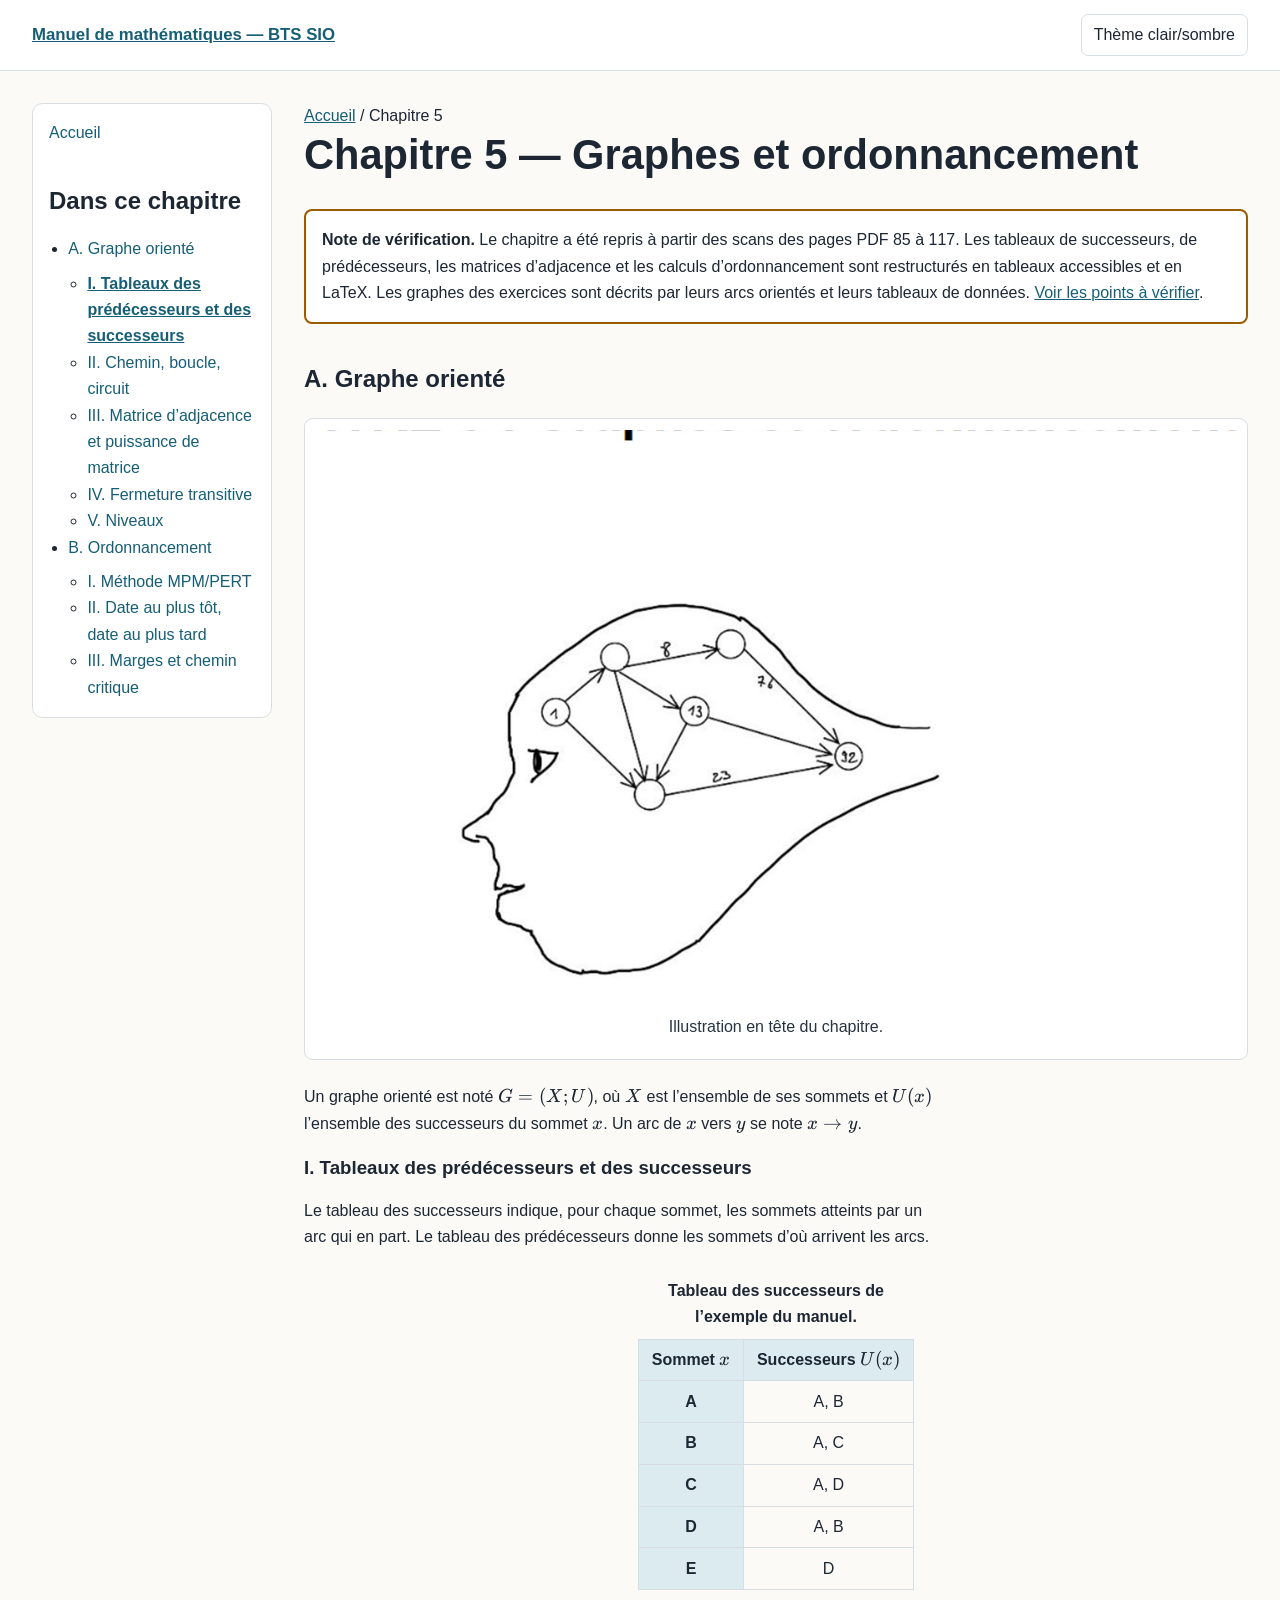
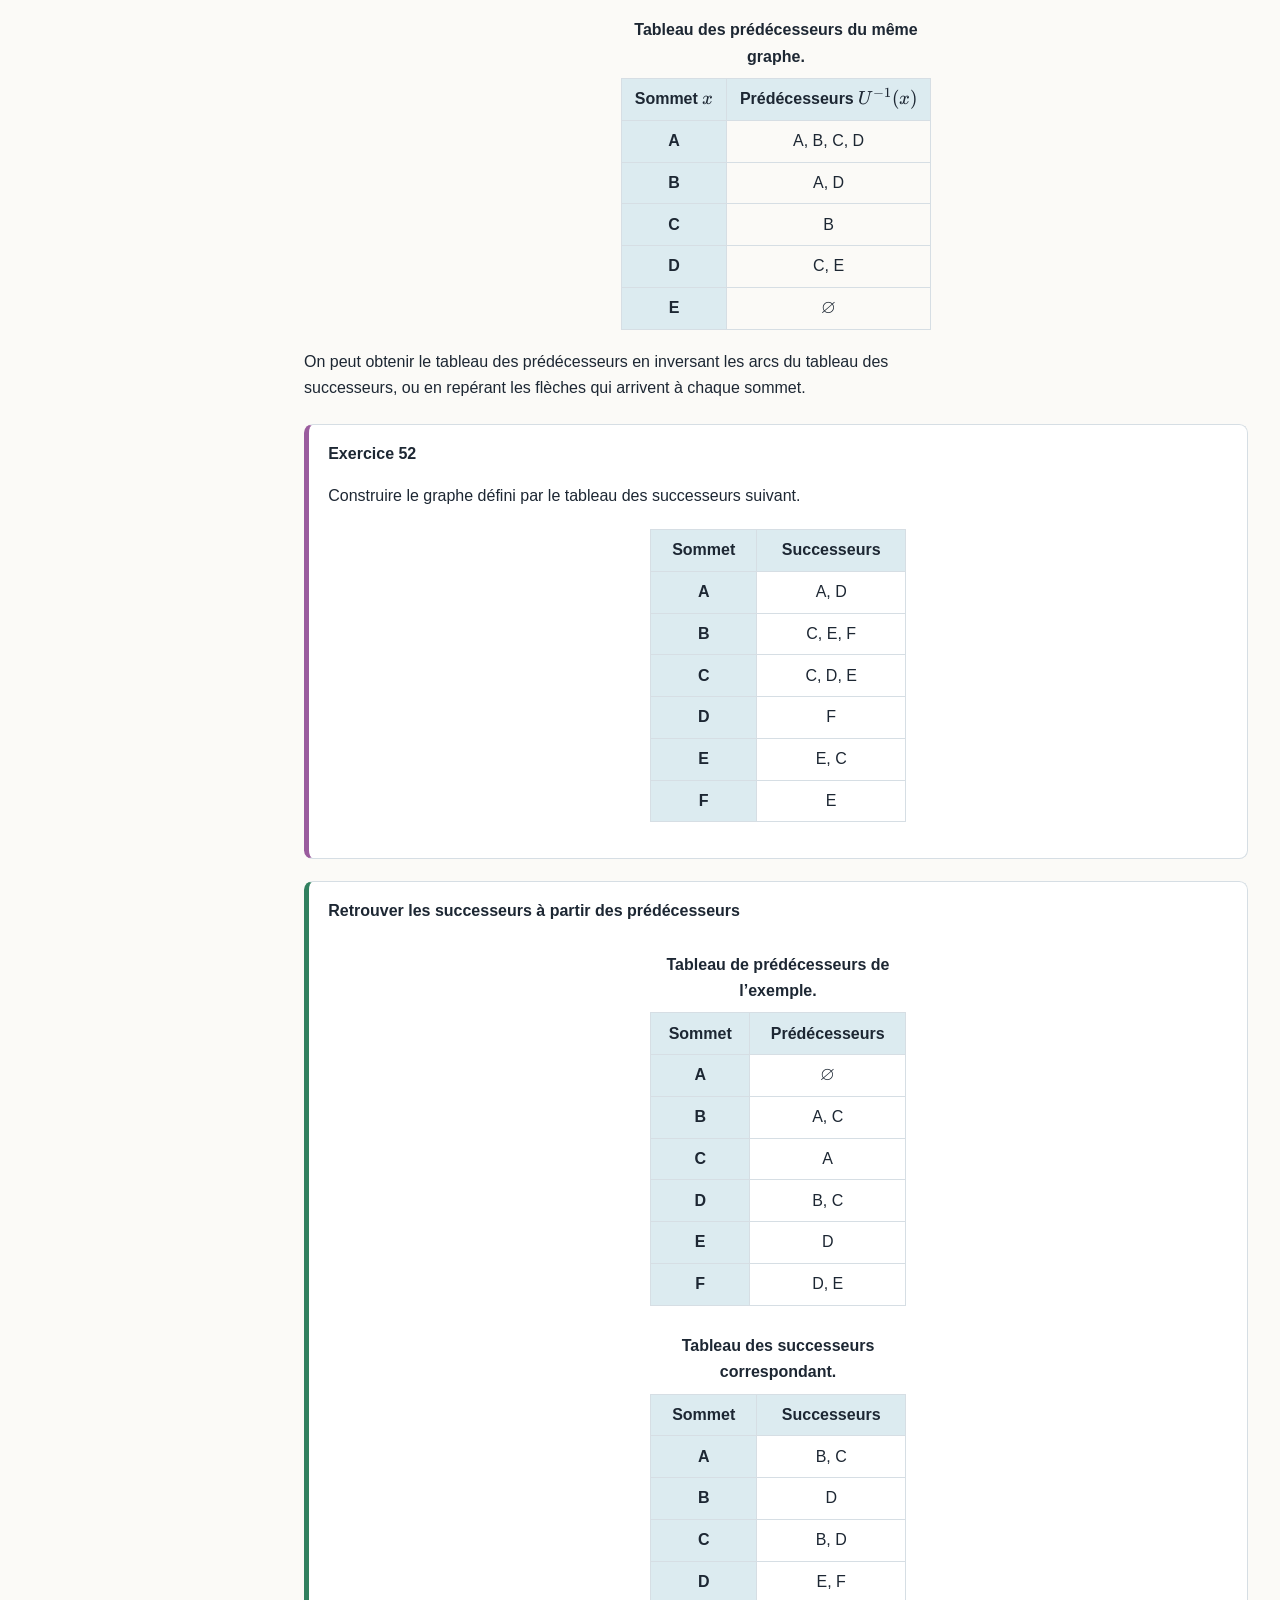
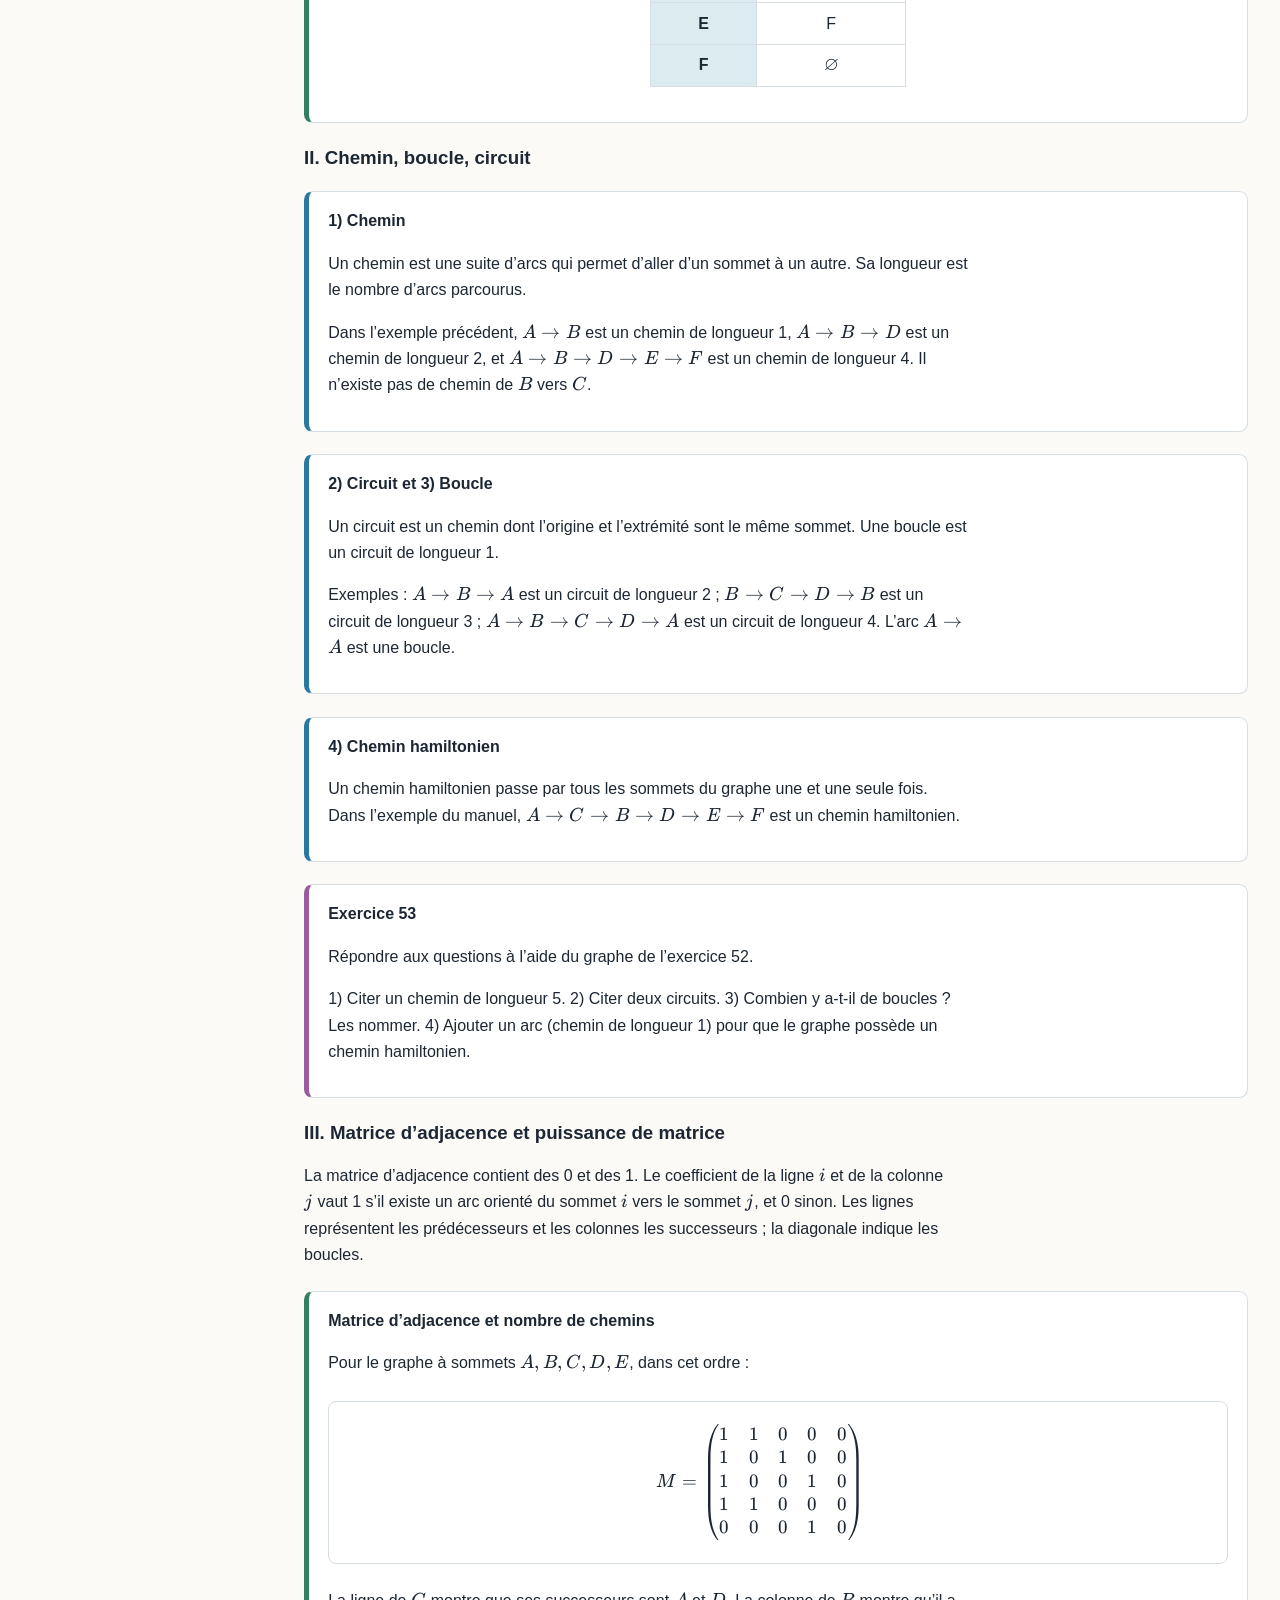
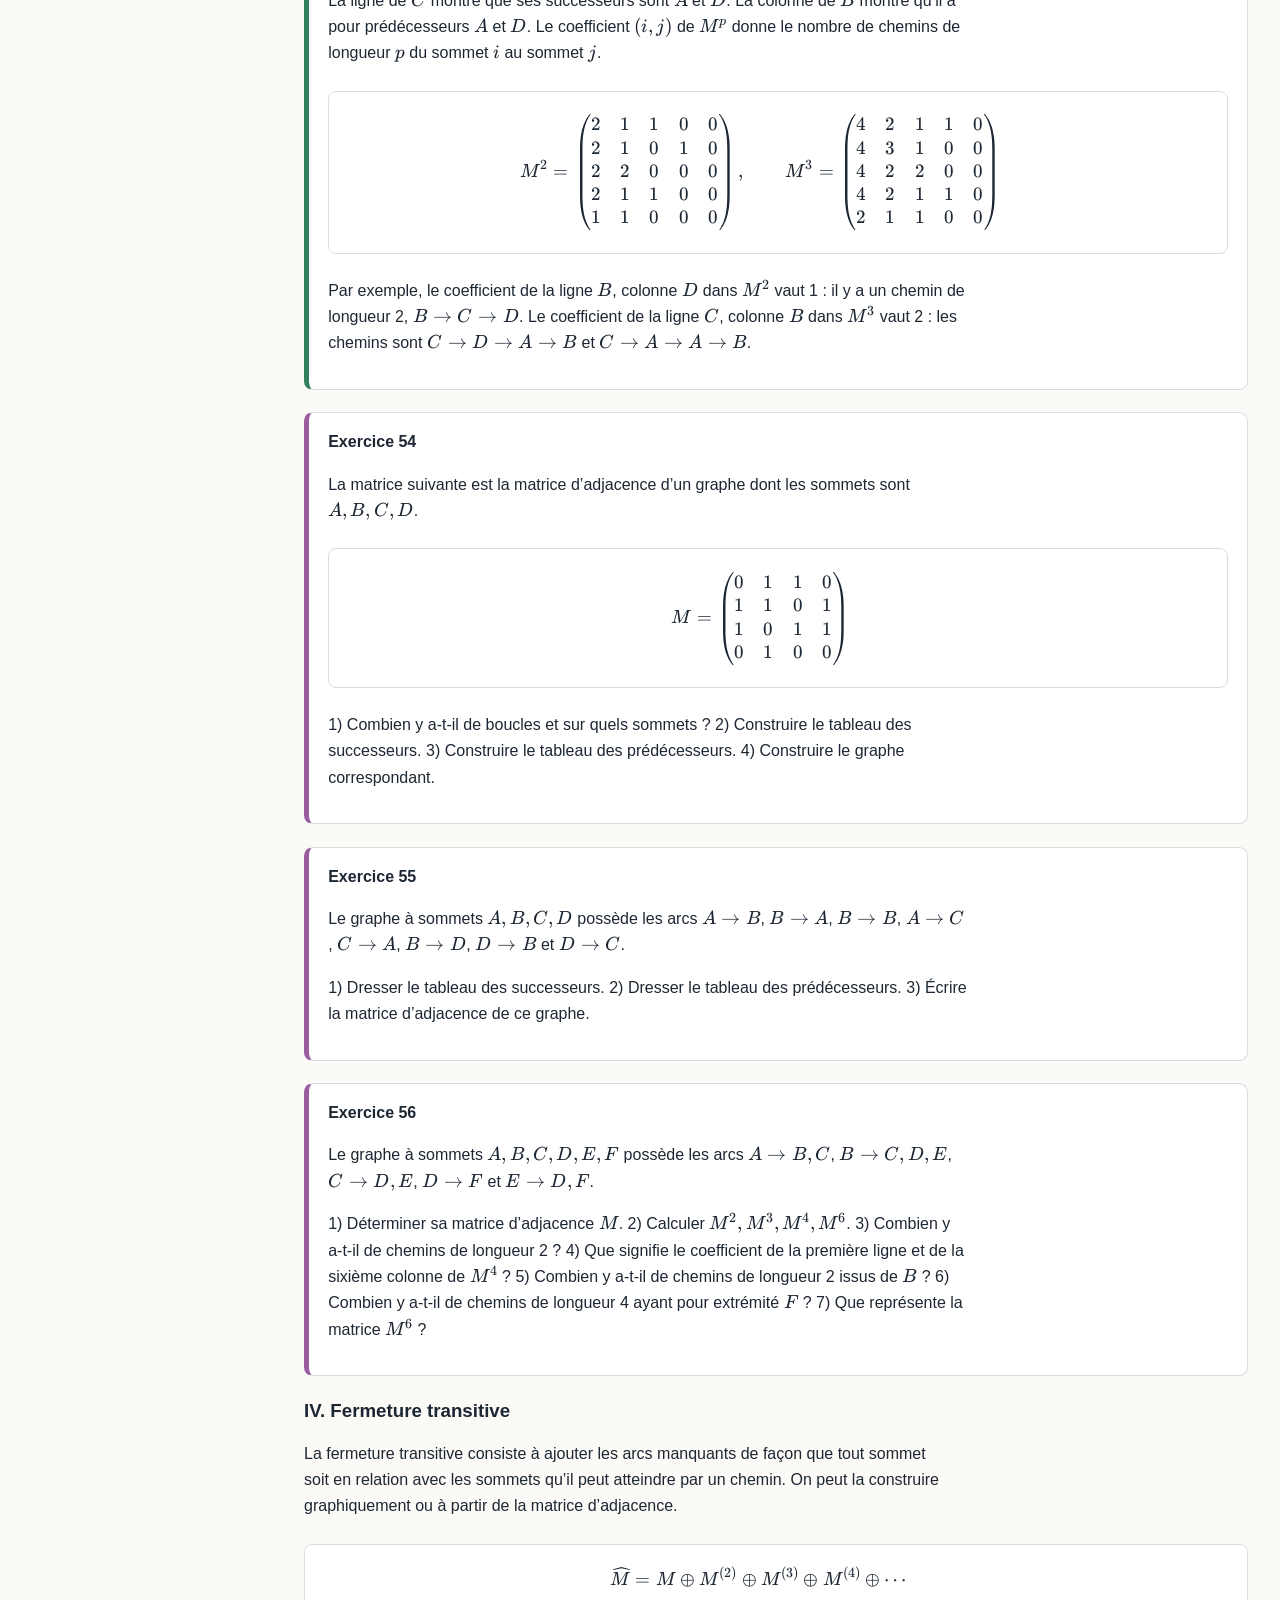
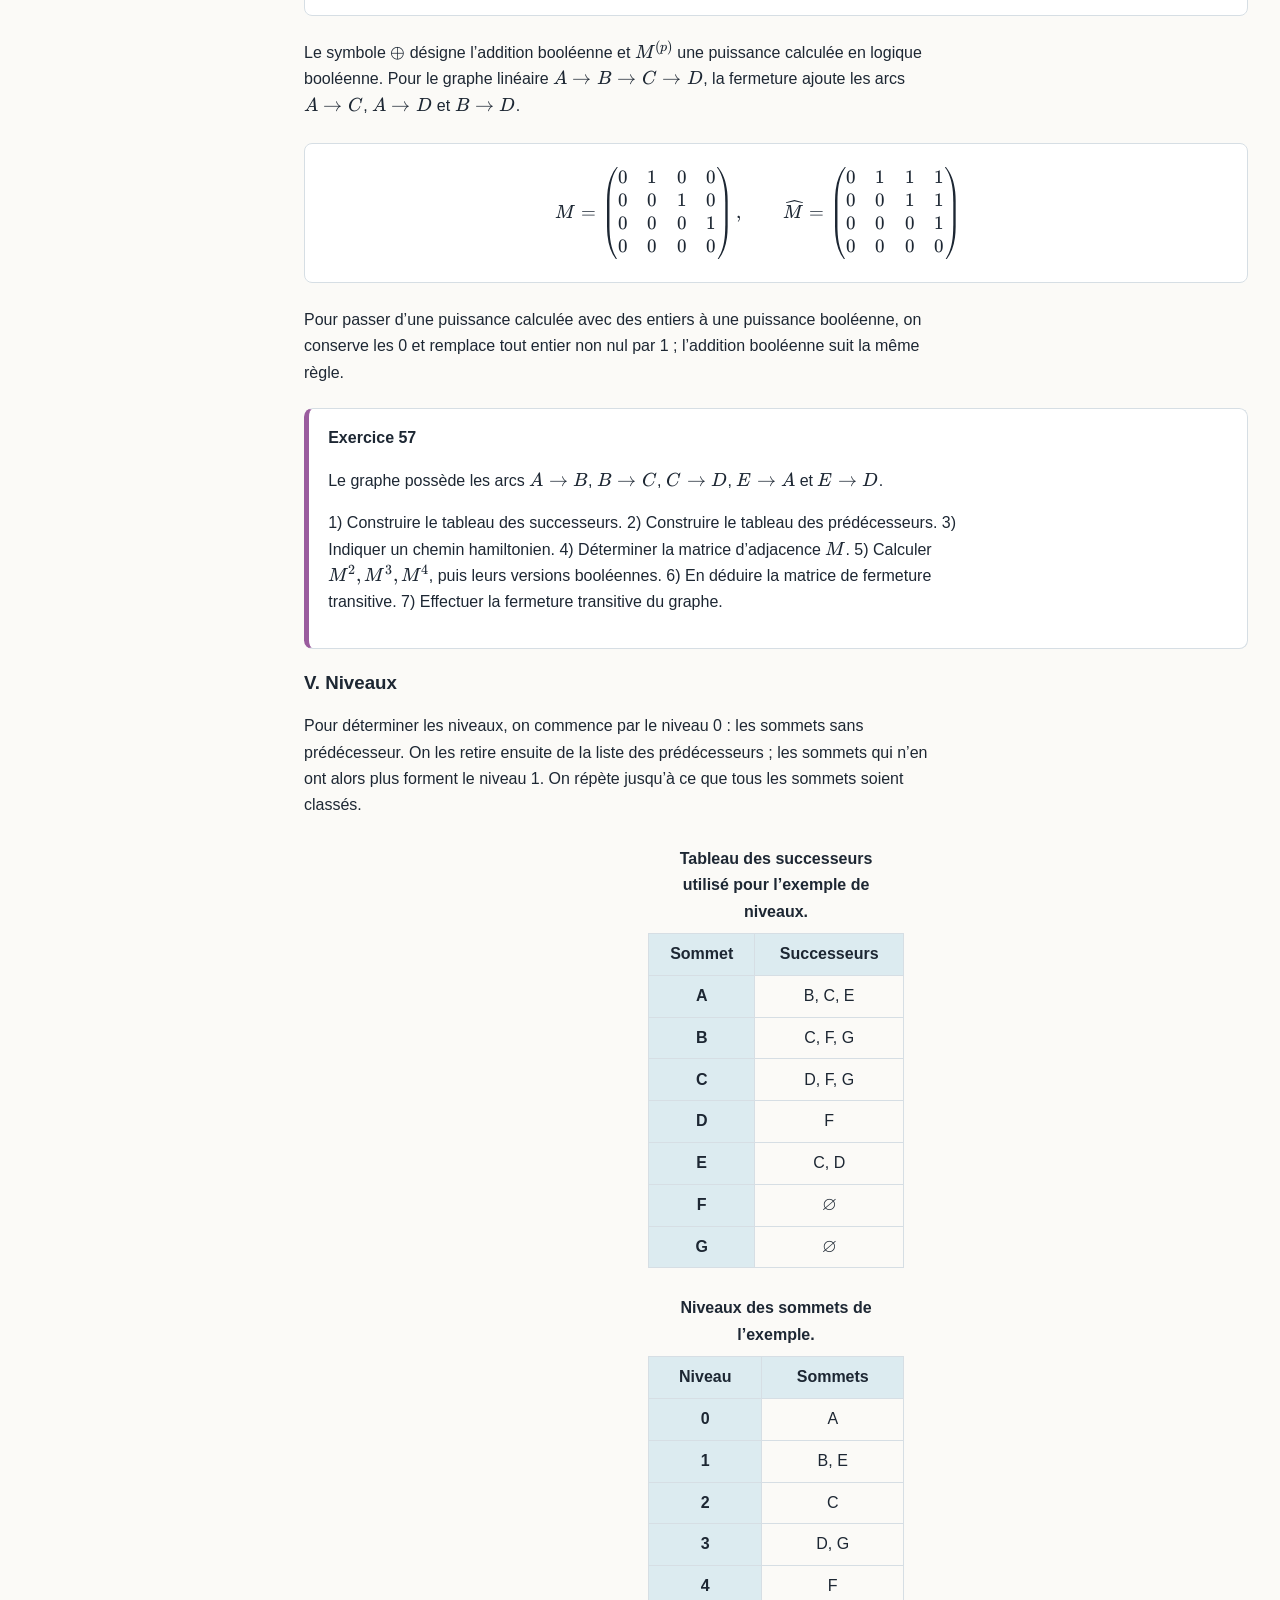
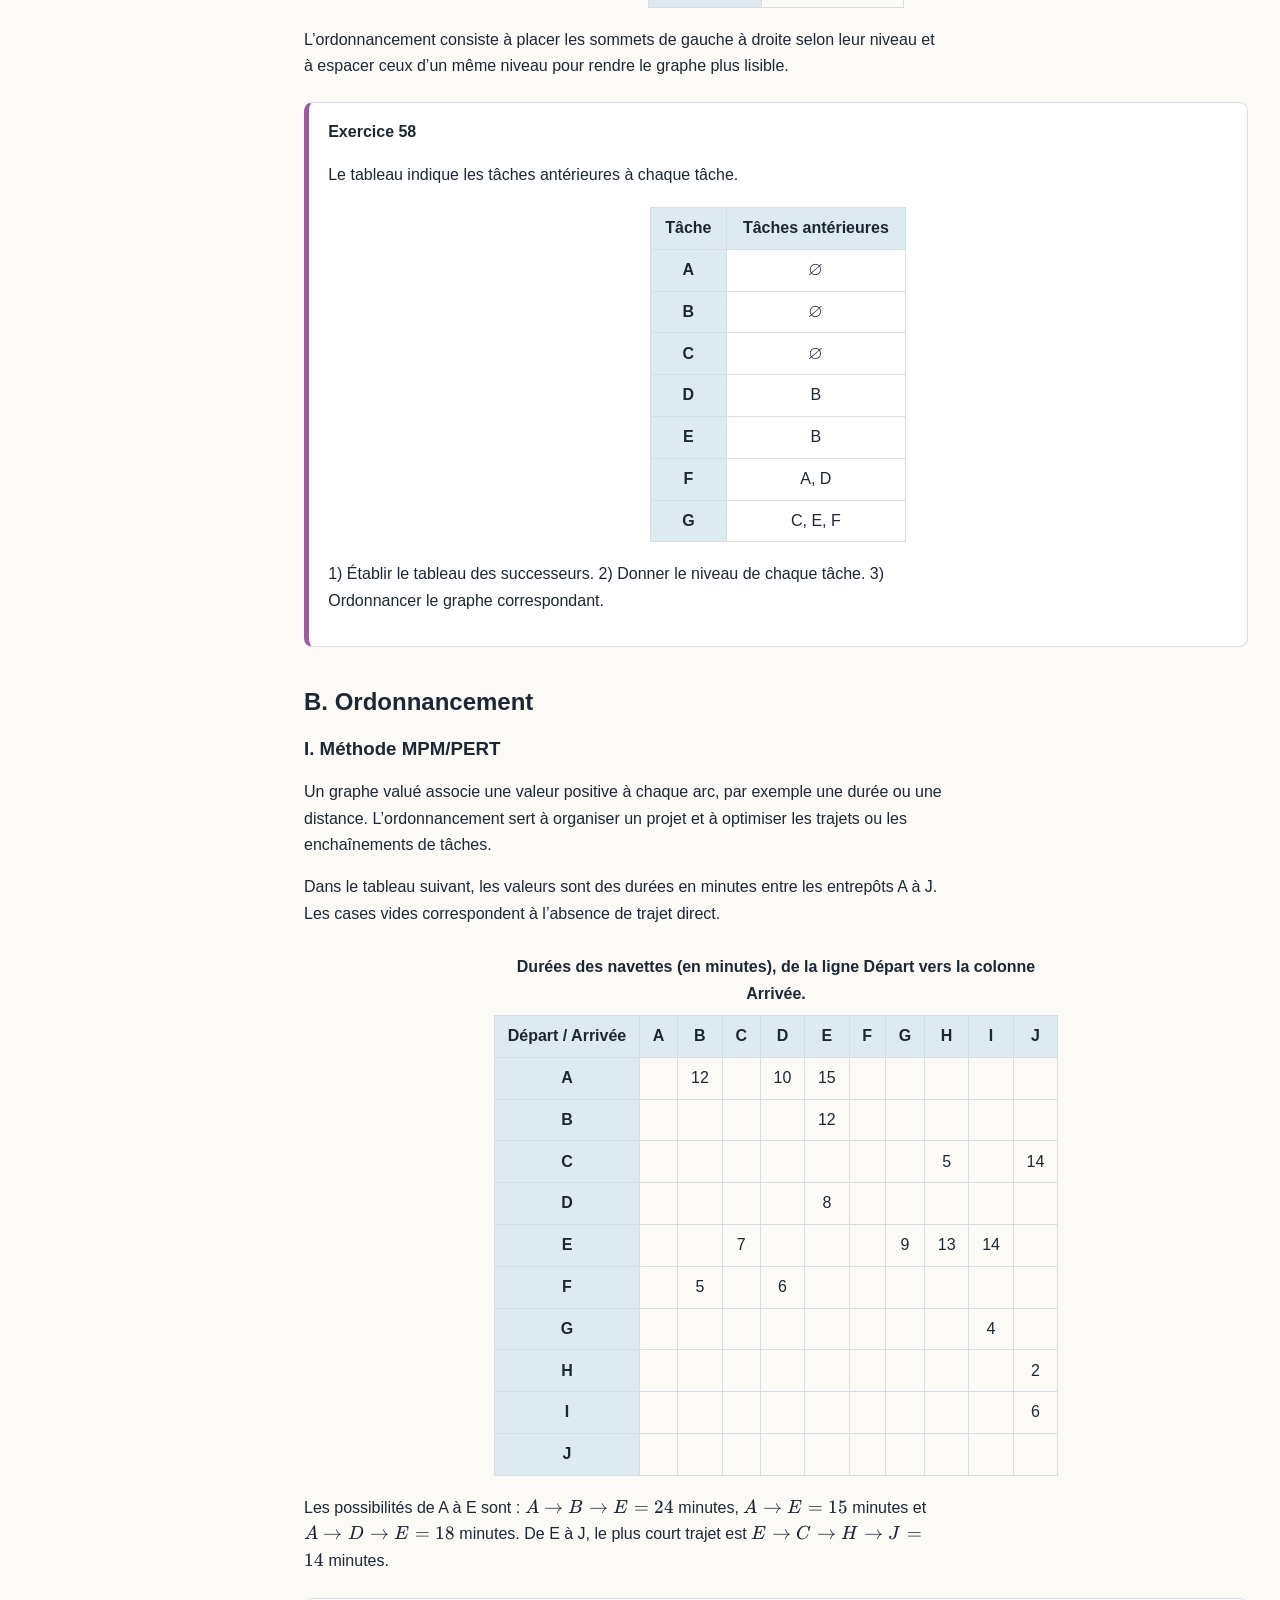
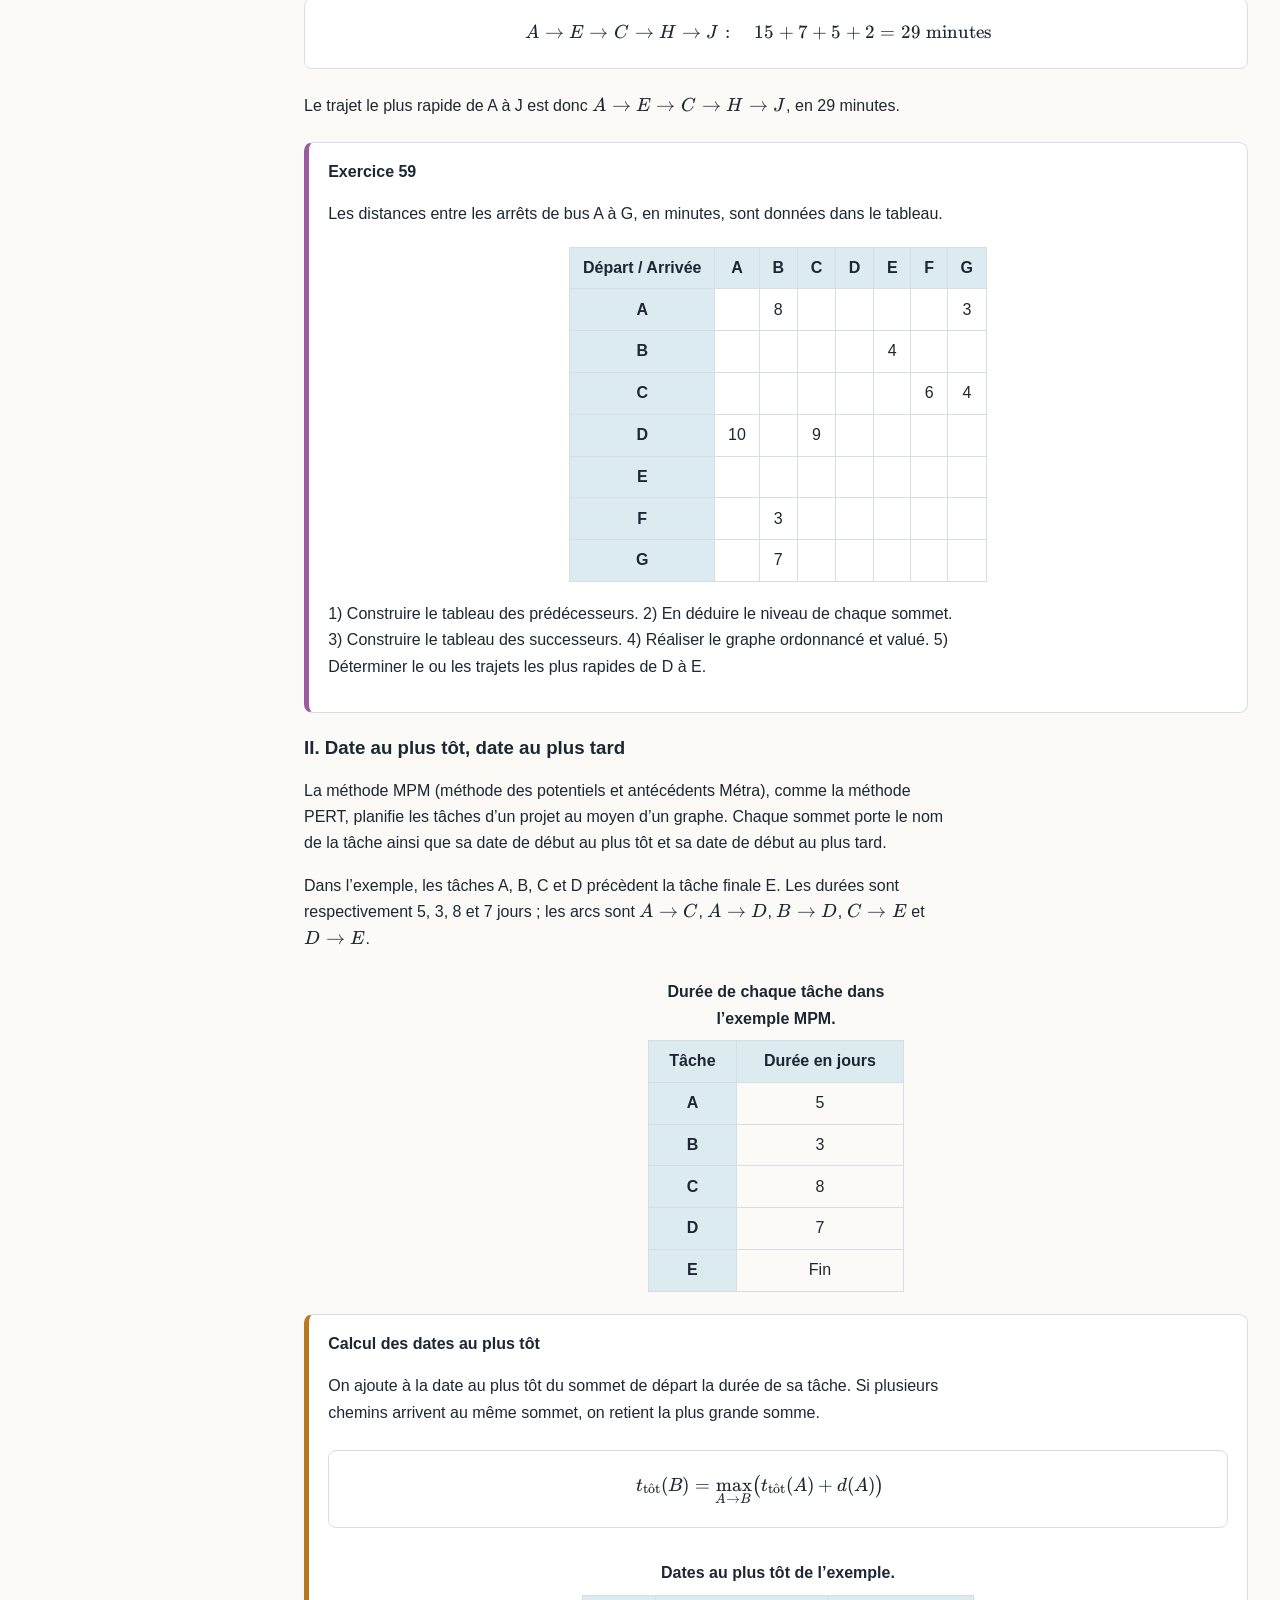
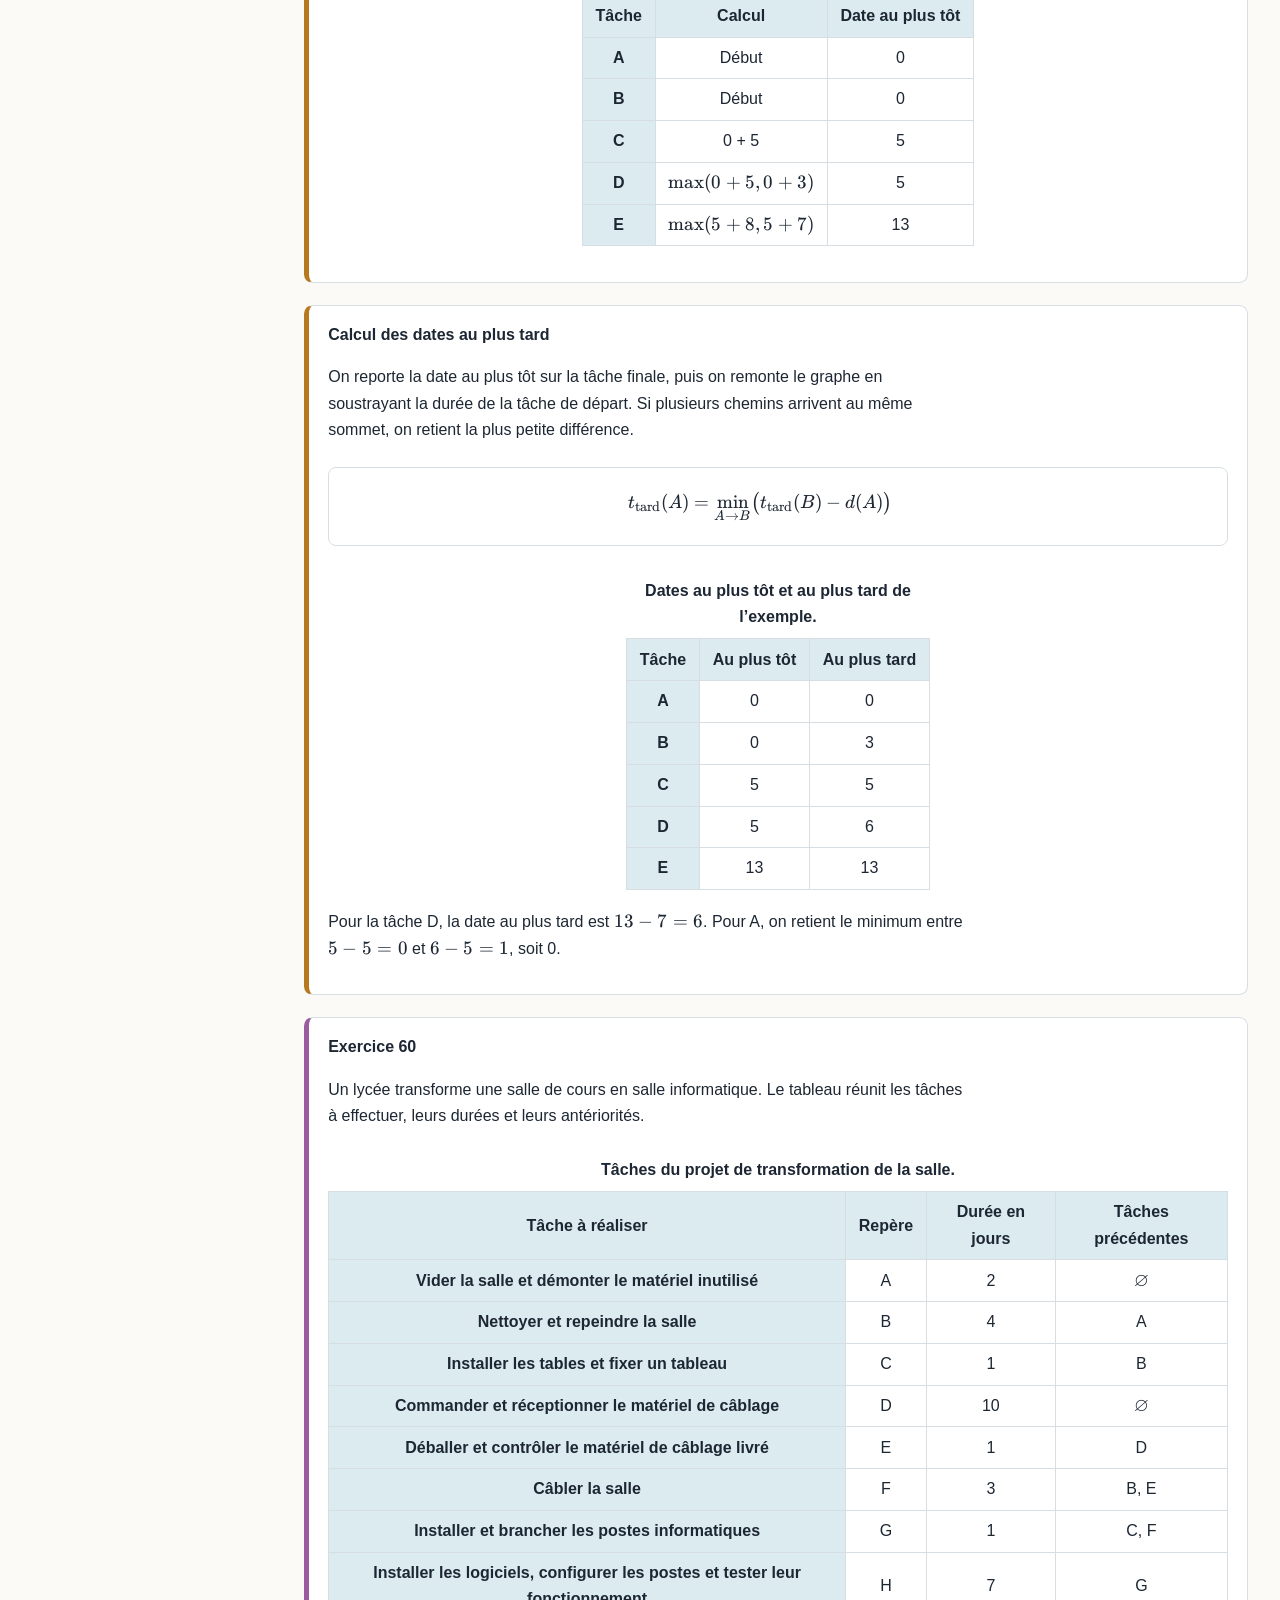
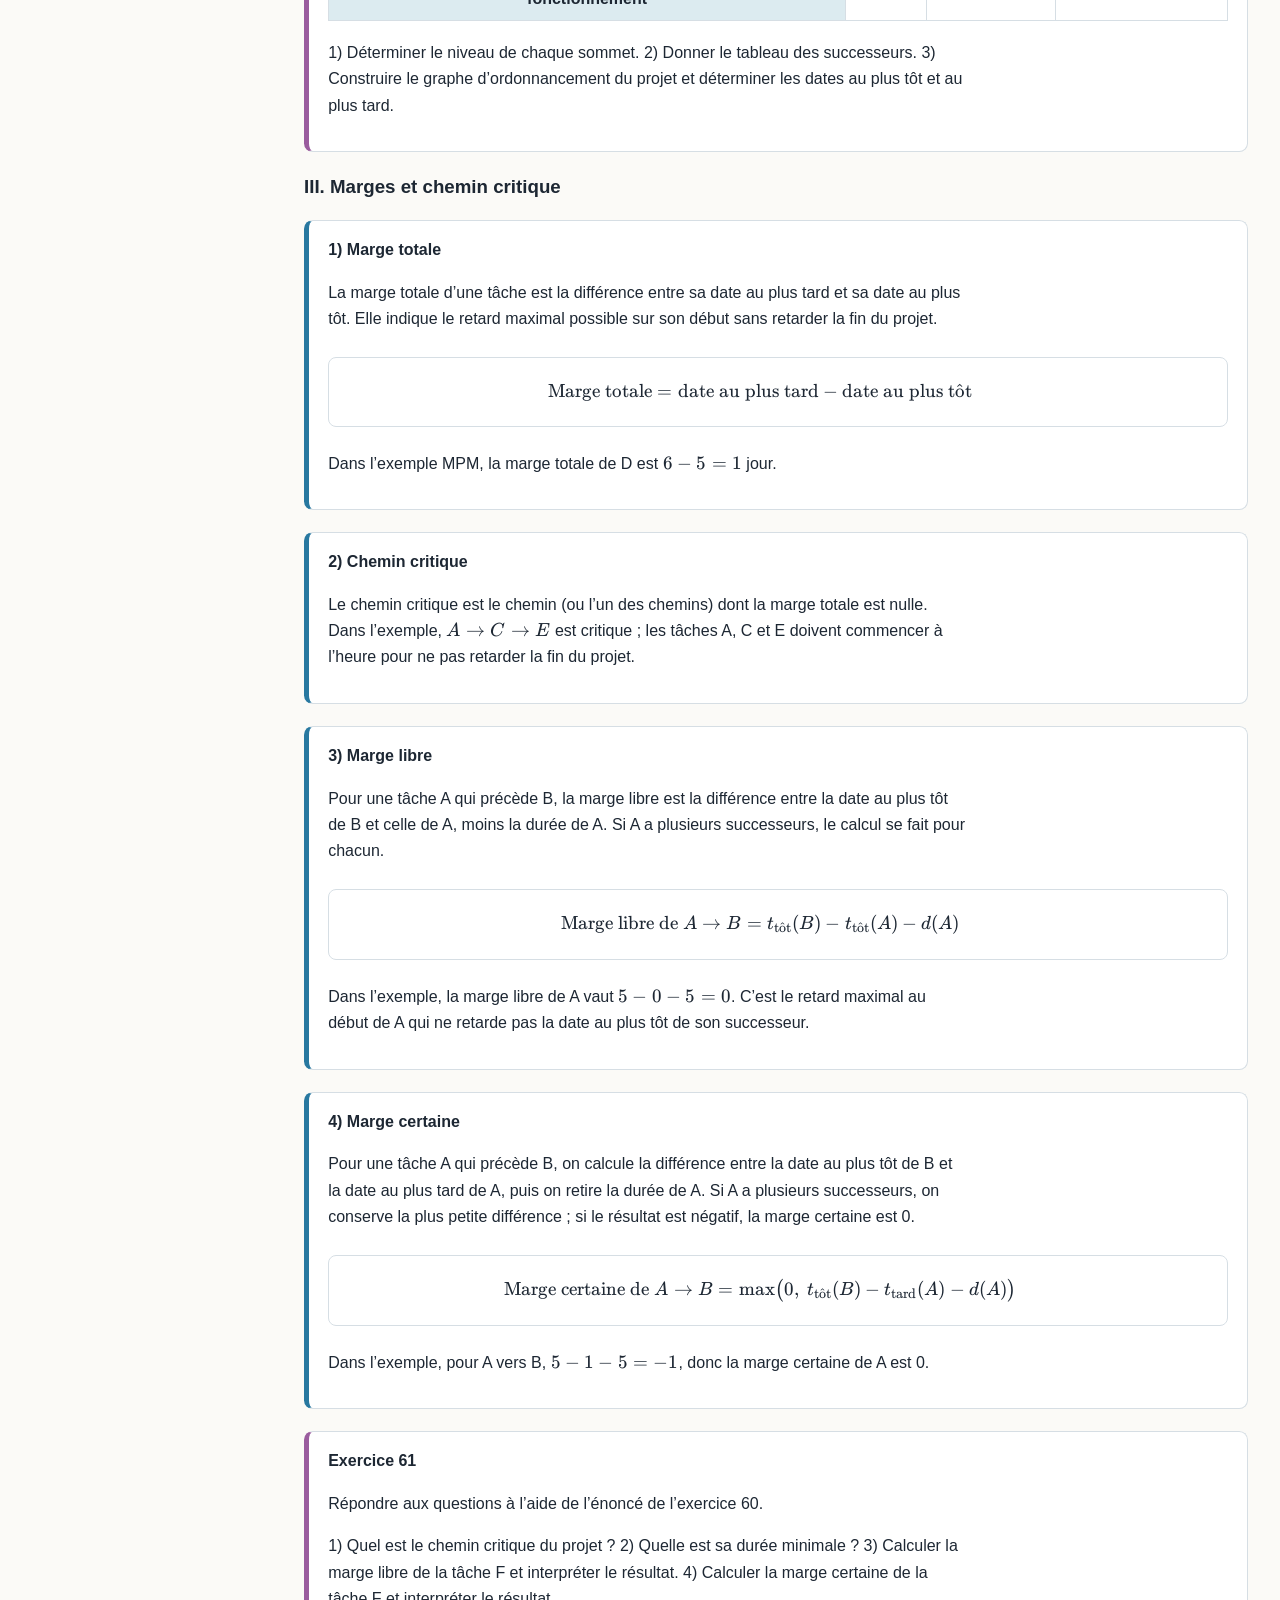
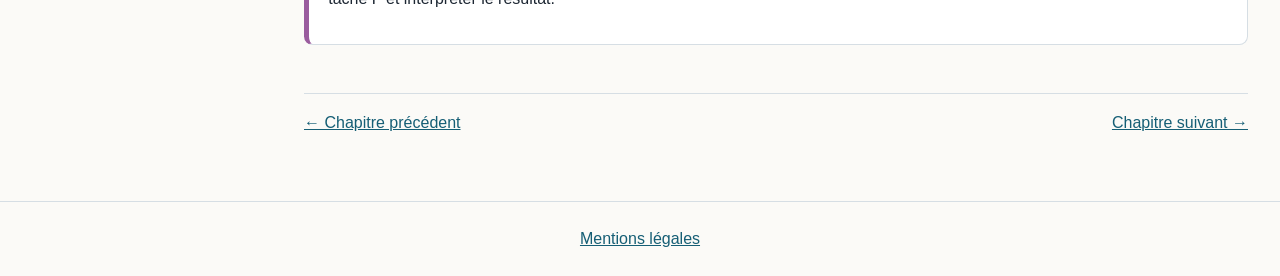
<file: chapitres/chapitre-05.html>
<!doctype html>
<html lang="fr">
<head>
  <meta charset="utf-8">
  <meta name="viewport" content="width=device-width, initial-scale=1">
  <title>Chapitre 5 — Graphes et ordonnancement — Manuel de mathématiques</title>
  <link rel="stylesheet" href="../assets/css/base.css">
  <link rel="stylesheet" href="../assets/css/layout.css">
  <link rel="stylesheet" href="../assets/css/maths.css">
  <link rel="stylesheet" href="../assets/css/print.css" media="print">
  <link rel="stylesheet" href="../assets/vendor/katex/katex.min.css">
</head>
<body>
  <header class="site-header"><div class="contenu barre-haute">
    <a class="marque" href="../index.html">Manuel de mathématiques — BTS SIO</a>
    <div class="actions"><button type="button" data-theme-toggle aria-pressed="false">Thème clair/sombre</button></div>
  </div></header>
  <div class="contenu page-layout">
    <nav class="sommaire" aria-label="Sommaire du chapitre">
      <a href="../index.html">Accueil</a><h2>Dans ce chapitre</h2><ul><li><a href="#graphe-oriente">A. Graphe orienté</a><ul><li><a href="#tableaux-predecesseurs-successeurs">I. Tableaux des prédécesseurs et des successeurs</a></li><li><a href="#chemins-circuits">II. Chemin, boucle, circuit</a></li><li><a href="#matrice-adjacence-puissances">III. Matrice d’adjacence et puissance de matrice</a></li><li><a href="#fermeture-transitive">IV. Fermeture transitive</a></li><li><a href="#niveaux-ordonnancement">V. Niveaux</a></li></ul></li><li><a href="#ordonnancement">B. Ordonnancement</a><ul><li><a href="#methode-mpm-pert">I. Méthode MPM/PERT</a></li><li><a href="#dates-au-plus-tot-au-plus-tard">II. Date au plus tôt, date au plus tard</a></li><li><a href="#marges-chemin-critique">III. Marges et chemin critique</a></li></ul></li></ul>
    </nav>
    <main>
      <nav aria-label="Fil d’Ariane"><a href="../index.html">Accueil</a> / Chapitre 5</nav>
      <h1>Chapitre 5 — Graphes et ordonnancement</h1>
      
      <aside class="avertissement-ocr" aria-label="Note de vérification"><strong>Note de vérification.</strong> Le chapitre a été repris à partir des scans des pages PDF 85 à 117. Les tableaux de successeurs, de prédécesseurs, les matrices d’adjacence et les calculs d’ordonnancement sont restructurés en tableaux accessibles et en LaTeX. Les graphes des exercices sont décrits par leurs arcs orientés et leurs tableaux de données. <a href="../docs/points-a-verifier.md">Voir les points à vérifier</a>.</aside>
      <section><h2 id="graphe-oriente">A. Graphe orienté</h2><figure id="ch05-fig-001"><img src="../assets/img/chapitre-05/ch05-fig-001.png" alt="Graphe orienté dessiné à l&#x27;intérieur d&#x27;un profil." loading="lazy" width="1600" height="987"><figcaption>Illustration en tête du chapitre.</figcaption></figure><p>Un graphe orienté est noté \(G=(X;U)\), où \(X\) est l’ensemble de ses sommets et \(U(x)\) l’ensemble des successeurs du sommet \(x\). Un arc de \(x\) vers \(y\) se note \(x\to y\).</p><section><h3 id="tableaux-predecesseurs-successeurs">I. Tableaux des prédécesseurs et des successeurs</h3><p>Le tableau des successeurs indique, pour chaque sommet, les sommets atteints par un arc qui en part. Le tableau des prédécesseurs donne les sommets d’où arrivent les arcs.</p><div class="table-wrapper"><table><caption>Tableau des successeurs de l’exemple du manuel.</caption><thead><tr><th scope="col">Sommet \(x\)</th><th scope="col">Successeurs \(U(x)\)</th></tr></thead><tbody><tr><th scope="row">A</th><td>A, B</td></tr>
<tr><th scope="row">B</th><td>A, C</td></tr>
<tr><th scope="row">C</th><td>A, D</td></tr>
<tr><th scope="row">D</th><td>A, B</td></tr>
<tr><th scope="row">E</th><td>D</td></tr></tbody></table></div><div class="table-wrapper"><table><caption>Tableau des prédécesseurs du même graphe.</caption><thead><tr><th scope="col">Sommet \(x\)</th><th scope="col">Prédécesseurs \(U^{-1}(x)\)</th></tr></thead><tbody><tr><th scope="row">A</th><td>A, B, C, D</td></tr>
<tr><th scope="row">B</th><td>A, D</td></tr>
<tr><th scope="row">C</th><td>B</td></tr>
<tr><th scope="row">D</th><td>C, E</td></tr>
<tr><th scope="row">E</th><td>\(\varnothing\)</td></tr></tbody></table></div><p>On peut obtenir le tableau des prédécesseurs en inversant les arcs du tableau des successeurs, ou en repérant les flèches qui arrivent à chaque sommet.</p><section class="box-exercice"><p class="box-label">Exercice 52</p><p>Construire le graphe défini par le tableau des successeurs suivant.</p>
<div class="table-wrapper"><table><thead><tr><th scope="col">Sommet</th><th scope="col">Successeurs</th></tr></thead><tbody><tr><th scope="row">A</th><td>A, D</td></tr>
<tr><th scope="row">B</th><td>C, E, F</td></tr>
<tr><th scope="row">C</th><td>C, D, E</td></tr>
<tr><th scope="row">D</th><td>F</td></tr>
<tr><th scope="row">E</th><td>E, C</td></tr>
<tr><th scope="row">F</th><td>E</td></tr></tbody></table></div></section><section class="box-exemple"><p class="box-label">Retrouver les successeurs à partir des prédécesseurs</p><div class="table-wrapper"><table><caption>Tableau de prédécesseurs de l’exemple.</caption><thead><tr><th scope="col">Sommet</th><th scope="col">Prédécesseurs</th></tr></thead><tbody><tr><th scope="row">A</th><td>\(\varnothing\)</td></tr>
<tr><th scope="row">B</th><td>A, C</td></tr>
<tr><th scope="row">C</th><td>A</td></tr>
<tr><th scope="row">D</th><td>B, C</td></tr>
<tr><th scope="row">E</th><td>D</td></tr>
<tr><th scope="row">F</th><td>D, E</td></tr></tbody></table></div>
<div class="table-wrapper"><table><caption>Tableau des successeurs correspondant.</caption><thead><tr><th scope="col">Sommet</th><th scope="col">Successeurs</th></tr></thead><tbody><tr><th scope="row">A</th><td>B, C</td></tr>
<tr><th scope="row">B</th><td>D</td></tr>
<tr><th scope="row">C</th><td>B, D</td></tr>
<tr><th scope="row">D</th><td>E, F</td></tr>
<tr><th scope="row">E</th><td>F</td></tr>
<tr><th scope="row">F</th><td>\(\varnothing\)</td></tr></tbody></table></div></section></section>
<section><h3 id="chemins-circuits">II. Chemin, boucle, circuit</h3><section class="box-definition"><p class="box-label">1) Chemin</p><p>Un chemin est une suite d’arcs qui permet d’aller d’un sommet à un autre. Sa longueur est le nombre d’arcs parcourus.</p>
<p>Dans l’exemple précédent, \(A\to B\) est un chemin de longueur 1, \(A\to B\to D\) est un chemin de longueur 2, et \(A\to B\to D\to E\to F\) est un chemin de longueur 4. Il n’existe pas de chemin de \(B\) vers \(C\).</p></section><section class="box-definition"><p class="box-label">2) Circuit et 3) Boucle</p><p>Un circuit est un chemin dont l’origine et l’extrémité sont le même sommet. Une boucle est un circuit de longueur 1.</p>
<p>Exemples : \(A\to B\to A\) est un circuit de longueur 2 ; \(B\to C\to D\to B\) est un circuit de longueur 3 ; \(A\to B\to C\to D\to A\) est un circuit de longueur 4. L’arc \(A\to A\) est une boucle.</p></section><section class="box-definition"><p class="box-label">4) Chemin hamiltonien</p><p>Un chemin hamiltonien passe par tous les sommets du graphe une et une seule fois. Dans l’exemple du manuel, \(A\to C\to B\to D\to E\to F\) est un chemin hamiltonien.</p></section><section class="box-exercice"><p class="box-label">Exercice 53</p><p>Répondre aux questions à l’aide du graphe de l’exercice 52.</p>
<p>1) Citer un chemin de longueur 5. 2) Citer deux circuits. 3) Combien y a-t-il de boucles ? Les nommer. 4) Ajouter un arc (chemin de longueur 1) pour que le graphe possède un chemin hamiltonien.</p></section></section>
<section><h3 id="matrice-adjacence-puissances">III. Matrice d’adjacence et puissance de matrice</h3><p>La matrice d’adjacence contient des 0 et des 1. Le coefficient de la ligne \(i\) et de la colonne \(j\) vaut 1 s’il existe un arc orienté du sommet \(i\) vers le sommet \(j\), et 0 sinon. Les lignes représentent les prédécesseurs et les colonnes les successeurs ; la diagonale indique les boucles.</p><section class="box-exemple"><p class="box-label">Matrice d’adjacence et nombre de chemins</p><p>Pour le graphe à sommets \(A,B,C,D,E\), dans cet ordre :</p>
<div class="formule" data-latex="M=\begin{pmatrix}1&amp;1&amp;0&amp;0&amp;0\\1&amp;0&amp;1&amp;0&amp;0\\1&amp;0&amp;0&amp;1&amp;0\\1&amp;1&amp;0&amp;0&amp;0\\0&amp;0&amp;0&amp;1&amp;0\end{pmatrix}" role="group" aria-label="Formule">\[M=\begin{pmatrix}1&amp;1&amp;0&amp;0&amp;0\\1&amp;0&amp;1&amp;0&amp;0\\1&amp;0&amp;0&amp;1&amp;0\\1&amp;1&amp;0&amp;0&amp;0\\0&amp;0&amp;0&amp;1&amp;0\end{pmatrix}\]</div>
<p>La ligne de \(C\) montre que ses successeurs sont \(A\) et \(D\). La colonne de \(B\) montre qu’il a pour prédécesseurs \(A\) et \(D\). Le coefficient \((i,j)\) de \(M^p\) donne le nombre de chemins de longueur \(p\) du sommet \(i\) au sommet \(j\).</p>
<div class="formule" data-latex="M^2=\begin{pmatrix}2&amp;1&amp;1&amp;0&amp;0\\2&amp;1&amp;0&amp;1&amp;0\\2&amp;2&amp;0&amp;0&amp;0\\2&amp;1&amp;1&amp;0&amp;0\\1&amp;1&amp;0&amp;0&amp;0\end{pmatrix},\qquad M^3=\begin{pmatrix}4&amp;2&amp;1&amp;1&amp;0\\4&amp;3&amp;1&amp;0&amp;0\\4&amp;2&amp;2&amp;0&amp;0\\4&amp;2&amp;1&amp;1&amp;0\\2&amp;1&amp;1&amp;0&amp;0\end{pmatrix}" role="group" aria-label="Formule">\[M^2=\begin{pmatrix}2&amp;1&amp;1&amp;0&amp;0\\2&amp;1&amp;0&amp;1&amp;0\\2&amp;2&amp;0&amp;0&amp;0\\2&amp;1&amp;1&amp;0&amp;0\\1&amp;1&amp;0&amp;0&amp;0\end{pmatrix},\qquad M^3=\begin{pmatrix}4&amp;2&amp;1&amp;1&amp;0\\4&amp;3&amp;1&amp;0&amp;0\\4&amp;2&amp;2&amp;0&amp;0\\4&amp;2&amp;1&amp;1&amp;0\\2&amp;1&amp;1&amp;0&amp;0\end{pmatrix}\]</div>
<p>Par exemple, le coefficient de la ligne \(B\), colonne \(D\) dans \(M^2\) vaut 1 : il y a un chemin de longueur 2, \(B\to C\to D\). Le coefficient de la ligne \(C\), colonne \(B\) dans \(M^3\) vaut 2 : les chemins sont \(C\to D\to A\to B\) et \(C\to A\to A\to B\).</p></section><section class="box-exercice"><p class="box-label">Exercice 54</p><p>La matrice suivante est la matrice d’adjacence d’un graphe dont les sommets sont \(A,B,C,D\).</p>
<div class="formule" data-latex="M=\begin{pmatrix}0&amp;1&amp;1&amp;0\\1&amp;1&amp;0&amp;1\\1&amp;0&amp;1&amp;1\\0&amp;1&amp;0&amp;0\end{pmatrix}" role="group" aria-label="Formule">\[M=\begin{pmatrix}0&amp;1&amp;1&amp;0\\1&amp;1&amp;0&amp;1\\1&amp;0&amp;1&amp;1\\0&amp;1&amp;0&amp;0\end{pmatrix}\]</div>
<p>1) Combien y a-t-il de boucles et sur quels sommets ? 2) Construire le tableau des successeurs. 3) Construire le tableau des prédécesseurs. 4) Construire le graphe correspondant.</p></section><section class="box-exercice"><p class="box-label">Exercice 55</p><p>Le graphe à sommets \(A,B,C,D\) possède les arcs \(A\to B\), \(B\to A\), \(B\to B\), \(A\to C\), \(C\to A\), \(B\to D\), \(D\to B\) et \(D\to C\).</p>
<p>1) Dresser le tableau des successeurs. 2) Dresser le tableau des prédécesseurs. 3) Écrire la matrice d’adjacence de ce graphe.</p></section><section class="box-exercice"><p class="box-label">Exercice 56</p><p>Le graphe à sommets \(A,B,C,D,E,F\) possède les arcs \(A\to B,C\), \(B\to C,D,E\), \(C\to D,E\), \(D\to F\) et \(E\to D,F\).</p>
<p>1) Déterminer sa matrice d’adjacence \(M\). 2) Calculer \(M^2,M^3,M^4,M^6\). 3) Combien y a-t-il de chemins de longueur 2 ? 4) Que signifie le coefficient de la première ligne et de la sixième colonne de \(M^4\) ? 5) Combien y a-t-il de chemins de longueur 2 issus de \(B\) ? 6) Combien y a-t-il de chemins de longueur 4 ayant pour extrémité \(F\) ? 7) Que représente la matrice \(M^6\) ?</p></section></section>
<section><h3 id="fermeture-transitive">IV. Fermeture transitive</h3><p>La fermeture transitive consiste à ajouter les arcs manquants de façon que tout sommet soit en relation avec les sommets qu’il peut atteindre par un chemin. On peut la construire graphiquement ou à partir de la matrice d’adjacence.</p><div class="formule" data-latex="\widehat{M}=M\oplus M^{(2)}\oplus M^{(3)}\oplus M^{(4)}\oplus\cdots" role="group" aria-label="Formule">\[\widehat{M}=M\oplus M^{(2)}\oplus M^{(3)}\oplus M^{(4)}\oplus\cdots\]</div><p>Le symbole \(\oplus\) désigne l’addition booléenne et \(M^{(p)}\) une puissance calculée en logique booléenne. Pour le graphe linéaire \(A\to B\to C\to D\), la fermeture ajoute les arcs \(A\to C\), \(A\to D\) et \(B\to D\).</p><div class="formule" data-latex="M=\begin{pmatrix}0&amp;1&amp;0&amp;0\\0&amp;0&amp;1&amp;0\\0&amp;0&amp;0&amp;1\\0&amp;0&amp;0&amp;0\end{pmatrix},\qquad \widehat{M}=\begin{pmatrix}0&amp;1&amp;1&amp;1\\0&amp;0&amp;1&amp;1\\0&amp;0&amp;0&amp;1\\0&amp;0&amp;0&amp;0\end{pmatrix}" role="group" aria-label="Formule">\[M=\begin{pmatrix}0&amp;1&amp;0&amp;0\\0&amp;0&amp;1&amp;0\\0&amp;0&amp;0&amp;1\\0&amp;0&amp;0&amp;0\end{pmatrix},\qquad \widehat{M}=\begin{pmatrix}0&amp;1&amp;1&amp;1\\0&amp;0&amp;1&amp;1\\0&amp;0&amp;0&amp;1\\0&amp;0&amp;0&amp;0\end{pmatrix}\]</div><p>Pour passer d’une puissance calculée avec des entiers à une puissance booléenne, on conserve les 0 et remplace tout entier non nul par 1 ; l’addition booléenne suit la même règle.</p><section class="box-exercice"><p class="box-label">Exercice 57</p><p>Le graphe possède les arcs \(A\to B\), \(B\to C\), \(C\to D\), \(E\to A\) et \(E\to D\).</p>
<p>1) Construire le tableau des successeurs. 2) Construire le tableau des prédécesseurs. 3) Indiquer un chemin hamiltonien. 4) Déterminer la matrice d’adjacence \(M\). 5) Calculer \(M^2,M^3,M^4\), puis leurs versions booléennes. 6) En déduire la matrice de fermeture transitive. 7) Effectuer la fermeture transitive du graphe.</p></section></section>
<section><h3 id="niveaux-ordonnancement">V. Niveaux</h3><p>Pour déterminer les niveaux, on commence par le niveau 0 : les sommets sans prédécesseur. On les retire ensuite de la liste des prédécesseurs ; les sommets qui n’en ont alors plus forment le niveau 1. On répète jusqu’à ce que tous les sommets soient classés.</p><div class="table-wrapper"><table><caption>Tableau des successeurs utilisé pour l’exemple de niveaux.</caption><thead><tr><th scope="col">Sommet</th><th scope="col">Successeurs</th></tr></thead><tbody><tr><th scope="row">A</th><td>B, C, E</td></tr>
<tr><th scope="row">B</th><td>C, F, G</td></tr>
<tr><th scope="row">C</th><td>D, F, G</td></tr>
<tr><th scope="row">D</th><td>F</td></tr>
<tr><th scope="row">E</th><td>C, D</td></tr>
<tr><th scope="row">F</th><td>\(\varnothing\)</td></tr>
<tr><th scope="row">G</th><td>\(\varnothing\)</td></tr></tbody></table></div><div class="table-wrapper"><table><caption>Niveaux des sommets de l’exemple.</caption><thead><tr><th scope="col">Niveau</th><th scope="col">Sommets</th></tr></thead><tbody><tr><th scope="row">0</th><td>A</td></tr>
<tr><th scope="row">1</th><td>B, E</td></tr>
<tr><th scope="row">2</th><td>C</td></tr>
<tr><th scope="row">3</th><td>D, G</td></tr>
<tr><th scope="row">4</th><td>F</td></tr></tbody></table></div><p>L’ordonnancement consiste à placer les sommets de gauche à droite selon leur niveau et à espacer ceux d’un même niveau pour rendre le graphe plus lisible.</p><section class="box-exercice"><p class="box-label">Exercice 58</p><p>Le tableau indique les tâches antérieures à chaque tâche.</p>
<div class="table-wrapper"><table><thead><tr><th scope="col">Tâche</th><th scope="col">Tâches antérieures</th></tr></thead><tbody><tr><th scope="row">A</th><td>\(\varnothing\)</td></tr>
<tr><th scope="row">B</th><td>\(\varnothing\)</td></tr>
<tr><th scope="row">C</th><td>\(\varnothing\)</td></tr>
<tr><th scope="row">D</th><td>B</td></tr>
<tr><th scope="row">E</th><td>B</td></tr>
<tr><th scope="row">F</th><td>A, D</td></tr>
<tr><th scope="row">G</th><td>C, E, F</td></tr></tbody></table></div>
<p>1) Établir le tableau des successeurs. 2) Donner le niveau de chaque tâche. 3) Ordonnancer le graphe correspondant.</p></section></section></section>
<section><h2 id="ordonnancement">B. Ordonnancement</h2><section><h3 id="methode-mpm-pert">I. Méthode MPM/PERT</h3><p>Un graphe valué associe une valeur positive à chaque arc, par exemple une durée ou une distance. L’ordonnancement sert à organiser un projet et à optimiser les trajets ou les enchaînements de tâches.</p><p>Dans le tableau suivant, les valeurs sont des durées en minutes entre les entrepôts A à J. Les cases vides correspondent à l’absence de trajet direct.</p><div class="table-wrapper"><table><caption>Durées des navettes (en minutes), de la ligne Départ vers la colonne Arrivée.</caption><thead><tr><th scope="col">Départ / Arrivée</th><th scope="col">A</th><th scope="col">B</th><th scope="col">C</th><th scope="col">D</th><th scope="col">E</th><th scope="col">F</th><th scope="col">G</th><th scope="col">H</th><th scope="col">I</th><th scope="col">J</th></tr></thead><tbody><tr><th scope="row">A</th><td></td><td>12</td><td></td><td>10</td><td>15</td><td></td><td></td><td></td><td></td><td></td></tr>
<tr><th scope="row">B</th><td></td><td></td><td></td><td></td><td>12</td><td></td><td></td><td></td><td></td><td></td></tr>
<tr><th scope="row">C</th><td></td><td></td><td></td><td></td><td></td><td></td><td></td><td>5</td><td></td><td>14</td></tr>
<tr><th scope="row">D</th><td></td><td></td><td></td><td></td><td>8</td><td></td><td></td><td></td><td></td><td></td></tr>
<tr><th scope="row">E</th><td></td><td></td><td>7</td><td></td><td></td><td></td><td>9</td><td>13</td><td>14</td><td></td></tr>
<tr><th scope="row">F</th><td></td><td>5</td><td></td><td>6</td><td></td><td></td><td></td><td></td><td></td><td></td></tr>
<tr><th scope="row">G</th><td></td><td></td><td></td><td></td><td></td><td></td><td></td><td></td><td>4</td><td></td></tr>
<tr><th scope="row">H</th><td></td><td></td><td></td><td></td><td></td><td></td><td></td><td></td><td></td><td>2</td></tr>
<tr><th scope="row">I</th><td></td><td></td><td></td><td></td><td></td><td></td><td></td><td></td><td></td><td>6</td></tr>
<tr><th scope="row">J</th><td></td><td></td><td></td><td></td><td></td><td></td><td></td><td></td><td></td><td></td></tr></tbody></table></div><p>Les possibilités de A à E sont : \(A\to B\to E=24\) minutes, \(A\to E=15\) minutes et \(A\to D\to E=18\) minutes. De E à J, le plus court trajet est \(E\to C\to H\to J=14\) minutes.</p><div class="formule" data-latex="A\to E\to C\to H\to J:\quad 15+7+5+2=29\text{ minutes}" role="group" aria-label="Formule">\[A\to E\to C\to H\to J:\quad 15+7+5+2=29\text{ minutes}\]</div><p>Le trajet le plus rapide de A à J est donc \(A\to E\to C\to H\to J\), en 29 minutes.</p><section class="box-exercice"><p class="box-label">Exercice 59</p><p>Les distances entre les arrêts de bus A à G, en minutes, sont données dans le tableau.</p>
<div class="table-wrapper"><table><thead><tr><th scope="col">Départ / Arrivée</th><th scope="col">A</th><th scope="col">B</th><th scope="col">C</th><th scope="col">D</th><th scope="col">E</th><th scope="col">F</th><th scope="col">G</th></tr></thead><tbody><tr><th scope="row">A</th><td></td><td>8</td><td></td><td></td><td></td><td></td><td>3</td></tr>
<tr><th scope="row">B</th><td></td><td></td><td></td><td></td><td>4</td><td></td><td></td></tr>
<tr><th scope="row">C</th><td></td><td></td><td></td><td></td><td></td><td>6</td><td>4</td></tr>
<tr><th scope="row">D</th><td>10</td><td></td><td>9</td><td></td><td></td><td></td><td></td></tr>
<tr><th scope="row">E</th><td></td><td></td><td></td><td></td><td></td><td></td><td></td></tr>
<tr><th scope="row">F</th><td></td><td>3</td><td></td><td></td><td></td><td></td><td></td></tr>
<tr><th scope="row">G</th><td></td><td>7</td><td></td><td></td><td></td><td></td><td></td></tr></tbody></table></div>
<p>1) Construire le tableau des prédécesseurs. 2) En déduire le niveau de chaque sommet. 3) Construire le tableau des successeurs. 4) Réaliser le graphe ordonnancé et valué. 5) Déterminer le ou les trajets les plus rapides de D à E.</p></section></section>
<section><h3 id="dates-au-plus-tot-au-plus-tard">II. Date au plus tôt, date au plus tard</h3><p>La méthode MPM (méthode des potentiels et antécédents Métra), comme la méthode PERT, planifie les tâches d’un projet au moyen d’un graphe. Chaque sommet porte le nom de la tâche ainsi que sa date de début au plus tôt et sa date de début au plus tard.</p><p>Dans l’exemple, les tâches A, B, C et D précèdent la tâche finale E. Les durées sont respectivement 5, 3, 8 et 7 jours ; les arcs sont \(A\to C\), \(A\to D\), \(B\to D\), \(C\to E\) et \(D\to E\).</p><div class="table-wrapper"><table><caption>Durée de chaque tâche dans l’exemple MPM.</caption><thead><tr><th scope="col">Tâche</th><th scope="col">Durée en jours</th></tr></thead><tbody><tr><th scope="row">A</th><td>5</td></tr>
<tr><th scope="row">B</th><td>3</td></tr>
<tr><th scope="row">C</th><td>8</td></tr>
<tr><th scope="row">D</th><td>7</td></tr>
<tr><th scope="row">E</th><td>Fin</td></tr></tbody></table></div><section class="box-methode"><p class="box-label">Calcul des dates au plus tôt</p><p>On ajoute à la date au plus tôt du sommet de départ la durée de sa tâche. Si plusieurs chemins arrivent au même sommet, on retient la plus grande somme.</p>
<div class="formule" data-latex="t_{\text{tôt}}(B)=\max_{A\to B}\bigl(t_{\text{tôt}}(A)+d(A)\bigr)" role="group" aria-label="Formule">\[t_{\text{tôt}}(B)=\max_{A\to B}\bigl(t_{\text{tôt}}(A)+d(A)\bigr)\]</div>
<div class="table-wrapper"><table><caption>Dates au plus tôt de l’exemple.</caption><thead><tr><th scope="col">Tâche</th><th scope="col">Calcul</th><th scope="col">Date au plus tôt</th></tr></thead><tbody><tr><th scope="row">A</th><td>Début</td><td>0</td></tr>
<tr><th scope="row">B</th><td>Début</td><td>0</td></tr>
<tr><th scope="row">C</th><td>0 + 5</td><td>5</td></tr>
<tr><th scope="row">D</th><td>\(\max(0+5,0+3)\)</td><td>5</td></tr>
<tr><th scope="row">E</th><td>\(\max(5+8,5+7)\)</td><td>13</td></tr></tbody></table></div></section><section class="box-methode"><p class="box-label">Calcul des dates au plus tard</p><p>On reporte la date au plus tôt sur la tâche finale, puis on remonte le graphe en soustrayant la durée de la tâche de départ. Si plusieurs chemins arrivent au même sommet, on retient la plus petite différence.</p>
<div class="formule" data-latex="t_{\text{tard}}(A)=\min_{A\to B}\bigl(t_{\text{tard}}(B)-d(A)\bigr)" role="group" aria-label="Formule">\[t_{\text{tard}}(A)=\min_{A\to B}\bigl(t_{\text{tard}}(B)-d(A)\bigr)\]</div>
<div class="table-wrapper"><table><caption>Dates au plus tôt et au plus tard de l’exemple.</caption><thead><tr><th scope="col">Tâche</th><th scope="col">Au plus tôt</th><th scope="col">Au plus tard</th></tr></thead><tbody><tr><th scope="row">A</th><td>0</td><td>0</td></tr>
<tr><th scope="row">B</th><td>0</td><td>3</td></tr>
<tr><th scope="row">C</th><td>5</td><td>5</td></tr>
<tr><th scope="row">D</th><td>5</td><td>6</td></tr>
<tr><th scope="row">E</th><td>13</td><td>13</td></tr></tbody></table></div>
<p>Pour la tâche D, la date au plus tard est \(13-7=6\). Pour A, on retient le minimum entre \(5-5=0\) et \(6-5=1\), soit 0.</p></section><section class="box-exercice"><p class="box-label">Exercice 60</p><p>Un lycée transforme une salle de cours en salle informatique. Le tableau réunit les tâches à effectuer, leurs durées et leurs antériorités.</p>
<div class="table-wrapper"><table><caption>Tâches du projet de transformation de la salle.</caption><thead><tr><th scope="col">Tâche à réaliser</th><th scope="col">Repère</th><th scope="col">Durée en jours</th><th scope="col">Tâches précédentes</th></tr></thead><tbody><tr><th scope="row">Vider la salle et démonter le matériel inutilisé</th><td>A</td><td>2</td><td>\(\varnothing\)</td></tr>
<tr><th scope="row">Nettoyer et repeindre la salle</th><td>B</td><td>4</td><td>A</td></tr>
<tr><th scope="row">Installer les tables et fixer un tableau</th><td>C</td><td>1</td><td>B</td></tr>
<tr><th scope="row">Commander et réceptionner le matériel de câblage</th><td>D</td><td>10</td><td>\(\varnothing\)</td></tr>
<tr><th scope="row">Déballer et contrôler le matériel de câblage livré</th><td>E</td><td>1</td><td>D</td></tr>
<tr><th scope="row">Câbler la salle</th><td>F</td><td>3</td><td>B, E</td></tr>
<tr><th scope="row">Installer et brancher les postes informatiques</th><td>G</td><td>1</td><td>C, F</td></tr>
<tr><th scope="row">Installer les logiciels, configurer les postes et tester leur fonctionnement</th><td>H</td><td>7</td><td>G</td></tr></tbody></table></div>
<p>1) Déterminer le niveau de chaque sommet. 2) Donner le tableau des successeurs. 3) Construire le graphe d’ordonnancement du projet et déterminer les dates au plus tôt et au plus tard.</p></section></section>
<section><h3 id="marges-chemin-critique">III. Marges et chemin critique</h3><section class="box-definition"><p class="box-label">1) Marge totale</p><p>La marge totale d’une tâche est la différence entre sa date au plus tard et sa date au plus tôt. Elle indique le retard maximal possible sur son début sans retarder la fin du projet.</p>
<div class="formule" data-latex="\text{Marge totale}=\text{date au plus tard}-\text{date au plus tôt}" role="group" aria-label="Formule">\[\text{Marge totale}=\text{date au plus tard}-\text{date au plus tôt}\]</div>
<p>Dans l’exemple MPM, la marge totale de D est \(6-5=1\) jour.</p></section><section class="box-definition"><p class="box-label">2) Chemin critique</p><p>Le chemin critique est le chemin (ou l’un des chemins) dont la marge totale est nulle. Dans l’exemple, \(A\to C\to E\) est critique ; les tâches A, C et E doivent commencer à l’heure pour ne pas retarder la fin du projet.</p></section><section class="box-definition"><p class="box-label">3) Marge libre</p><p>Pour une tâche A qui précède B, la marge libre est la différence entre la date au plus tôt de B et celle de A, moins la durée de A. Si A a plusieurs successeurs, le calcul se fait pour chacun.</p>
<div class="formule" data-latex="\text{Marge libre de }A\to B=t_{\text{tôt}}(B)-t_{\text{tôt}}(A)-d(A)" role="group" aria-label="Formule">\[\text{Marge libre de }A\to B=t_{\text{tôt}}(B)-t_{\text{tôt}}(A)-d(A)\]</div>
<p>Dans l’exemple, la marge libre de A vaut \(5-0-5=0\). C’est le retard maximal au début de A qui ne retarde pas la date au plus tôt de son successeur.</p></section><section class="box-definition"><p class="box-label">4) Marge certaine</p><p>Pour une tâche A qui précède B, on calcule la différence entre la date au plus tôt de B et la date au plus tard de A, puis on retire la durée de A. Si A a plusieurs successeurs, on conserve la plus petite différence ; si le résultat est négatif, la marge certaine est 0.</p>
<div class="formule" data-latex="\text{Marge certaine de }A\to B=\max\bigl(0,\ t_{\text{tôt}}(B)-t_{\text{tard}}(A)-d(A)\bigr)" role="group" aria-label="Formule">\[\text{Marge certaine de }A\to B=\max\bigl(0,\ t_{\text{tôt}}(B)-t_{\text{tard}}(A)-d(A)\bigr)\]</div>
<p>Dans l’exemple, pour A vers B, \(5-1-5=-1\), donc la marge certaine de A est 0.</p></section><section class="box-exercice"><p class="box-label">Exercice 61</p><p>Répondre aux questions à l’aide de l’énoncé de l’exercice 60.</p>
<p>1) Quel est le chemin critique du projet ? 2) Quelle est sa durée minimale ? 3) Calculer la marge libre de la tâche F et interpréter le résultat. 4) Calculer la marge certaine de la tâche F et interpréter le résultat.</p></section></section></section>
      <nav class="pagination" aria-label="Navigation entre les chapitres"><a href="chapitre-04.html">← Chapitre précédent</a><a href="chapitre-06.html">Chapitre suivant →</a></nav>
    </main>
  </div>
  <footer class="site-footer"><a href="../mentions-legales.html">Mentions légales</a></footer>
  <script src="../assets/vendor/katex/katex.min.js"></script>
  <script src="../assets/vendor/katex/contrib/auto-render.min.js"></script>
  <script src="../assets/js/main.js"></script>
  <script src="../assets/js/maths.js"></script>
  <script src="../assets/js/figures.js"></script>
  <script src="../assets/js/exercices.js"></script>
</body>
</html>
</file>
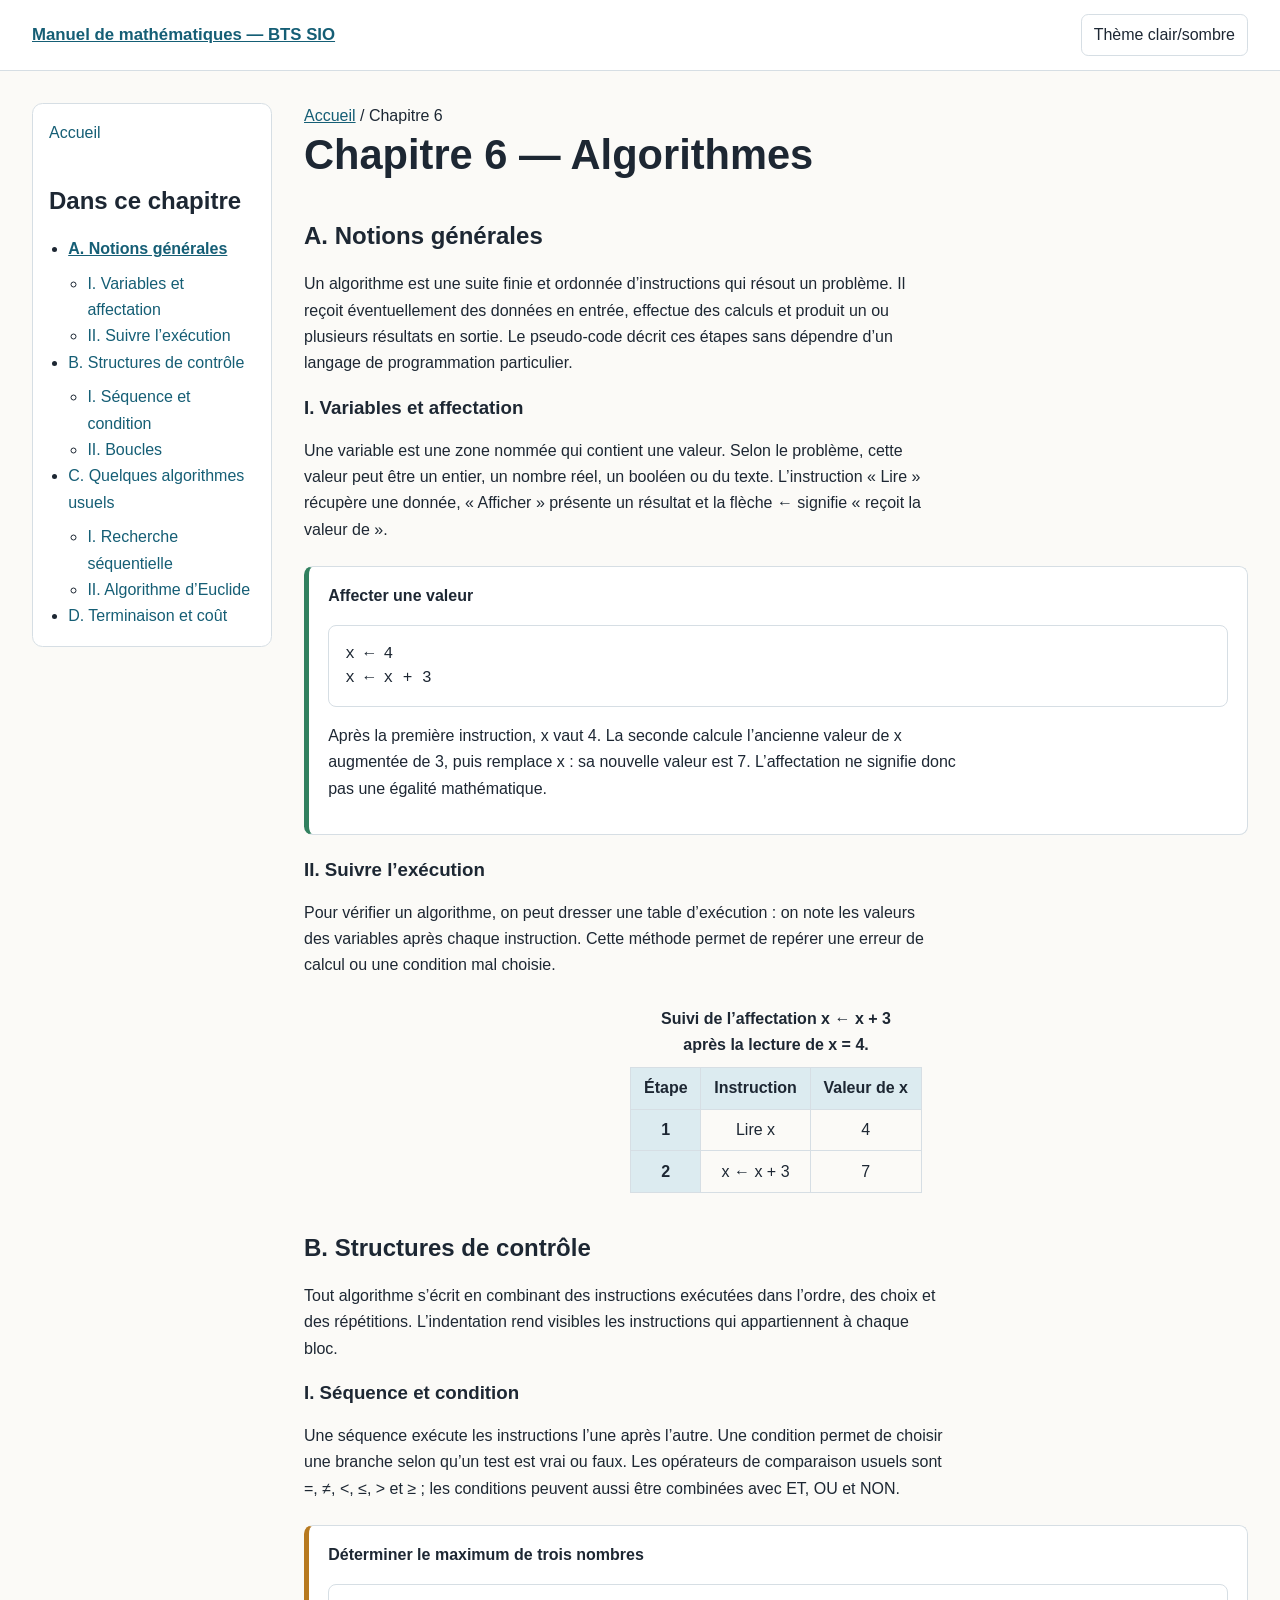
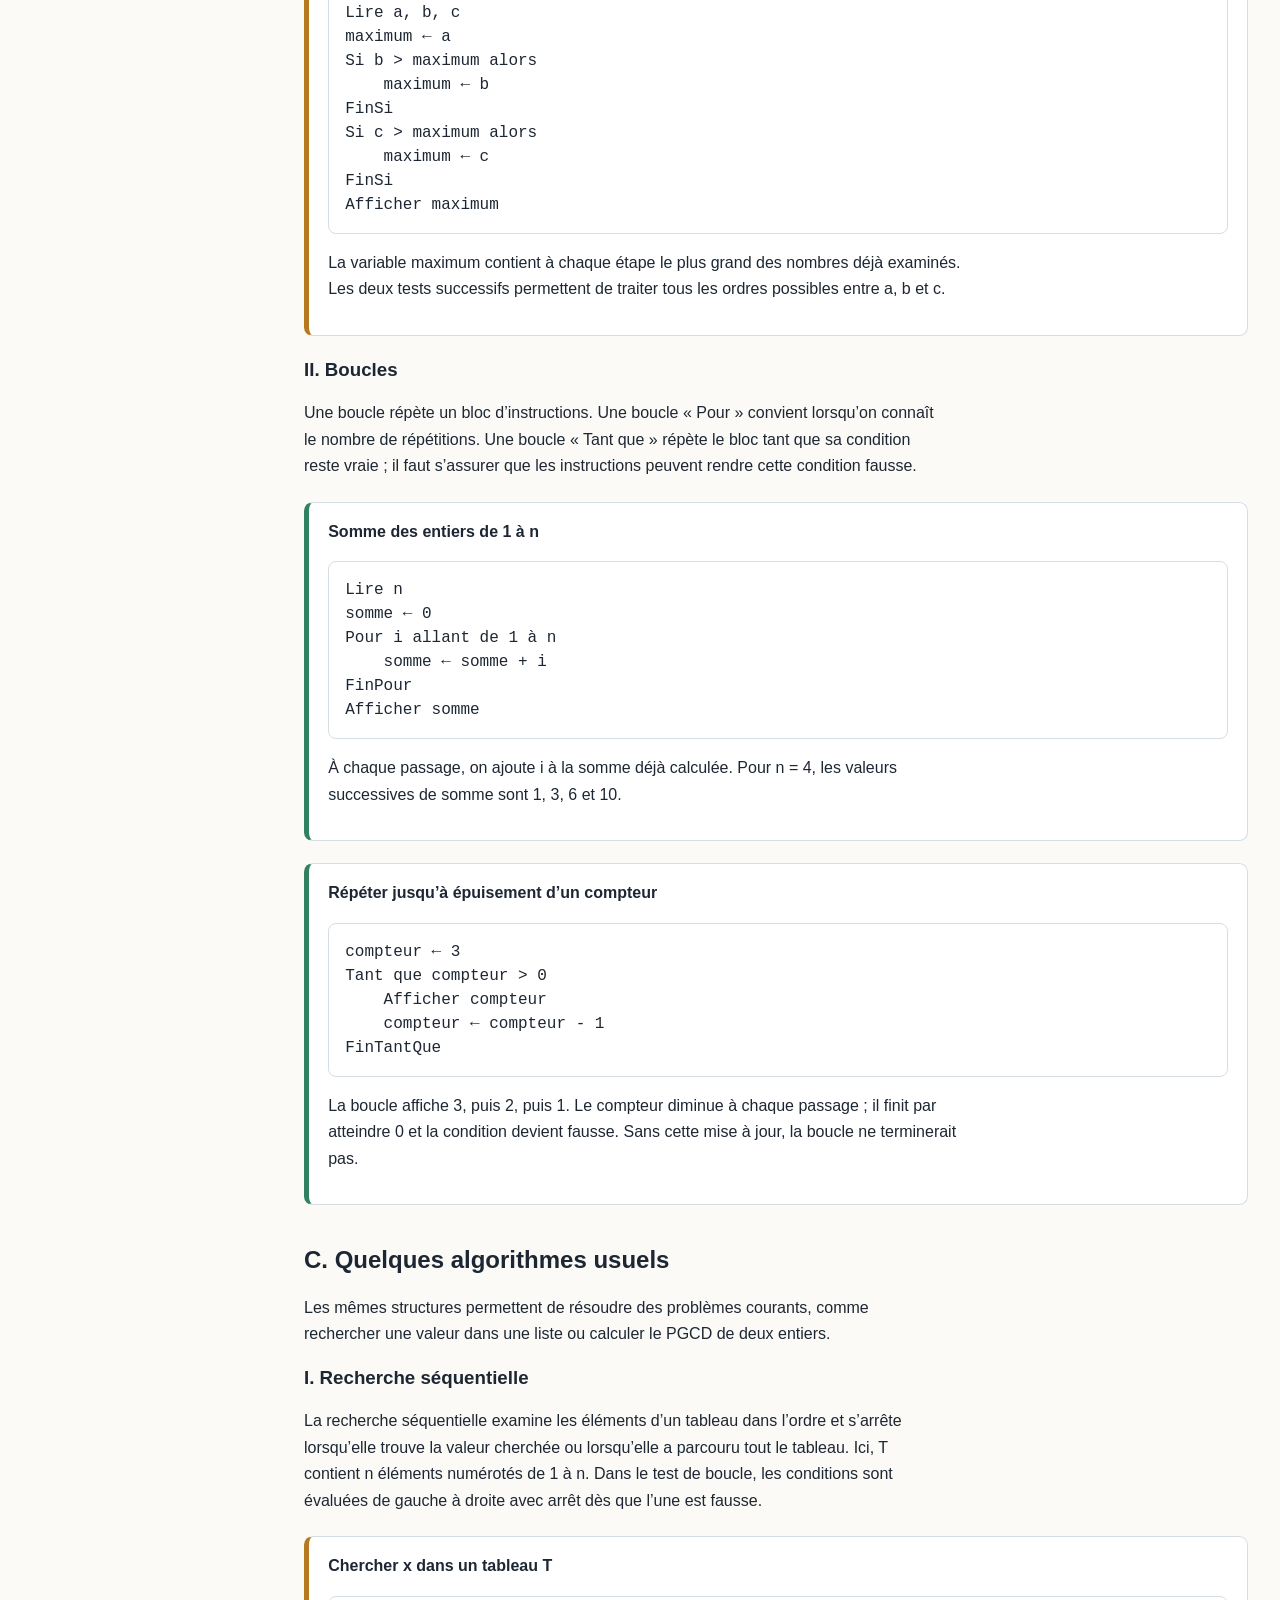
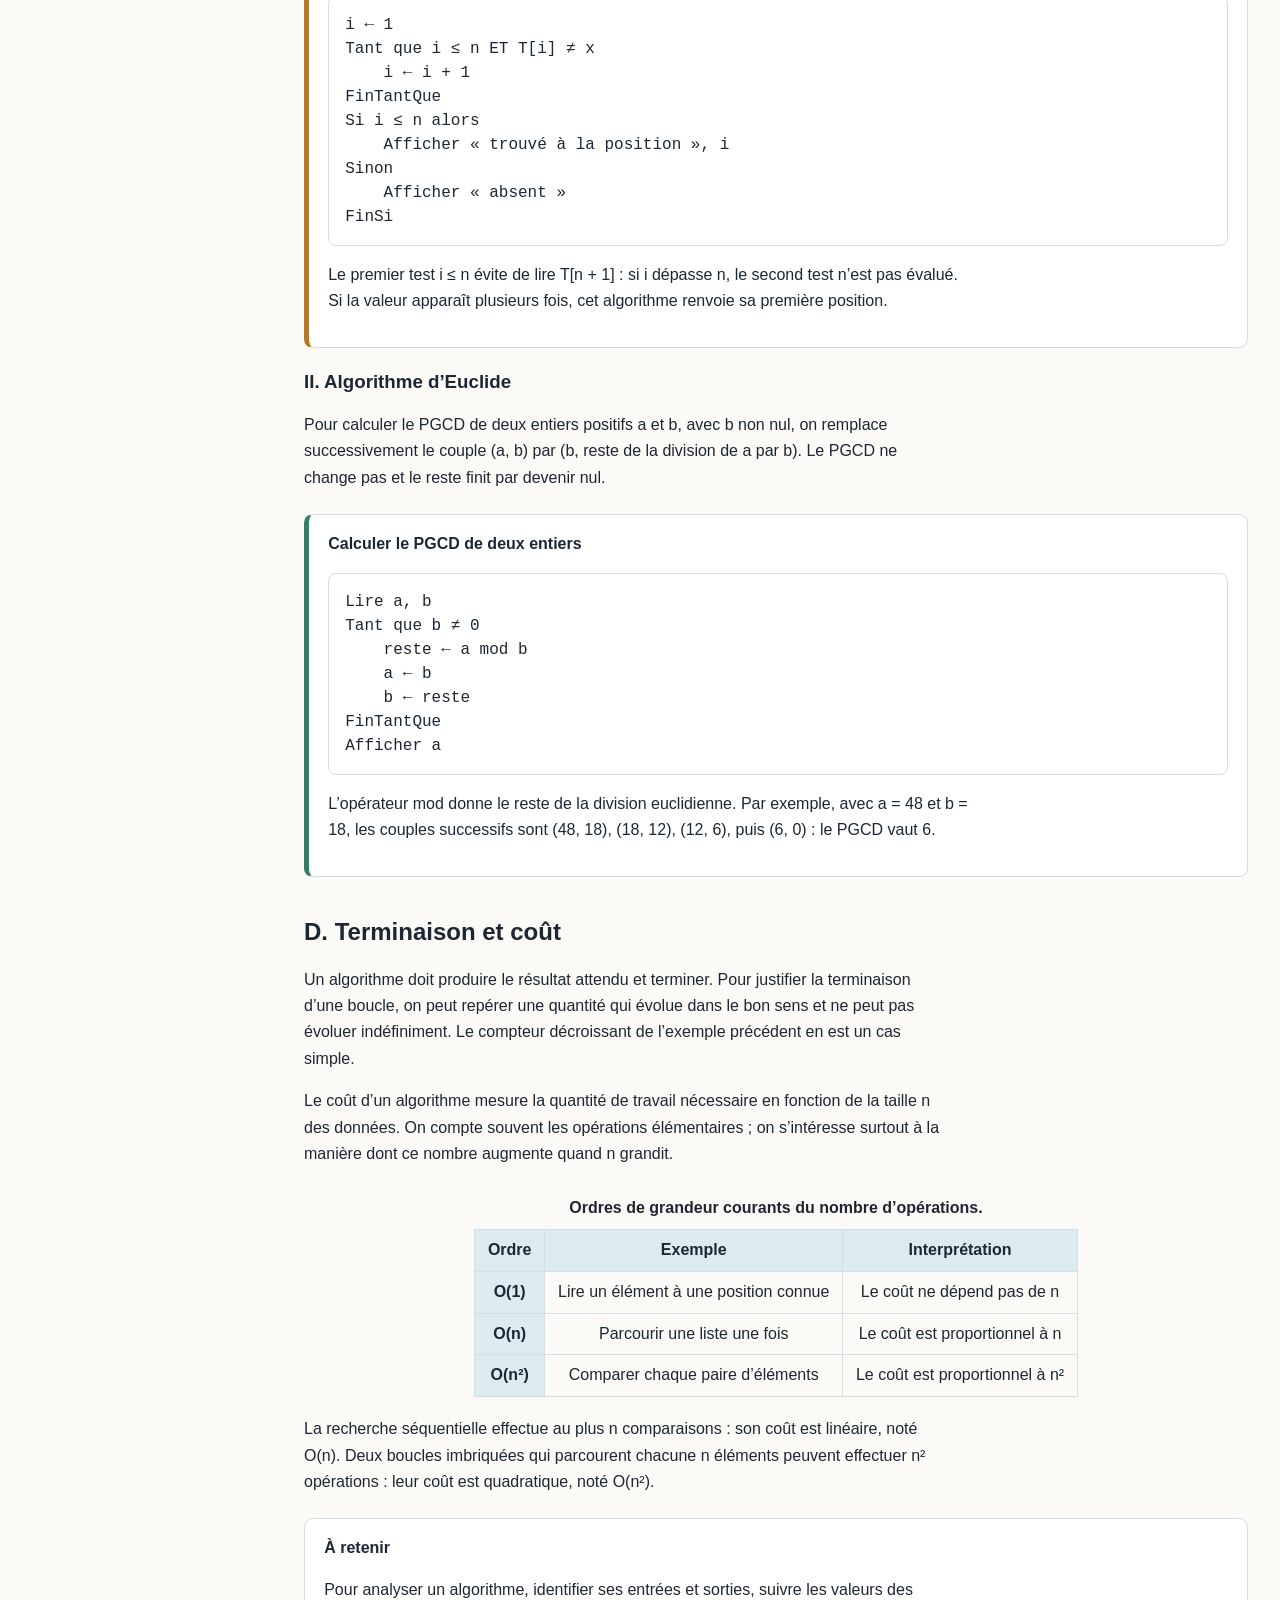
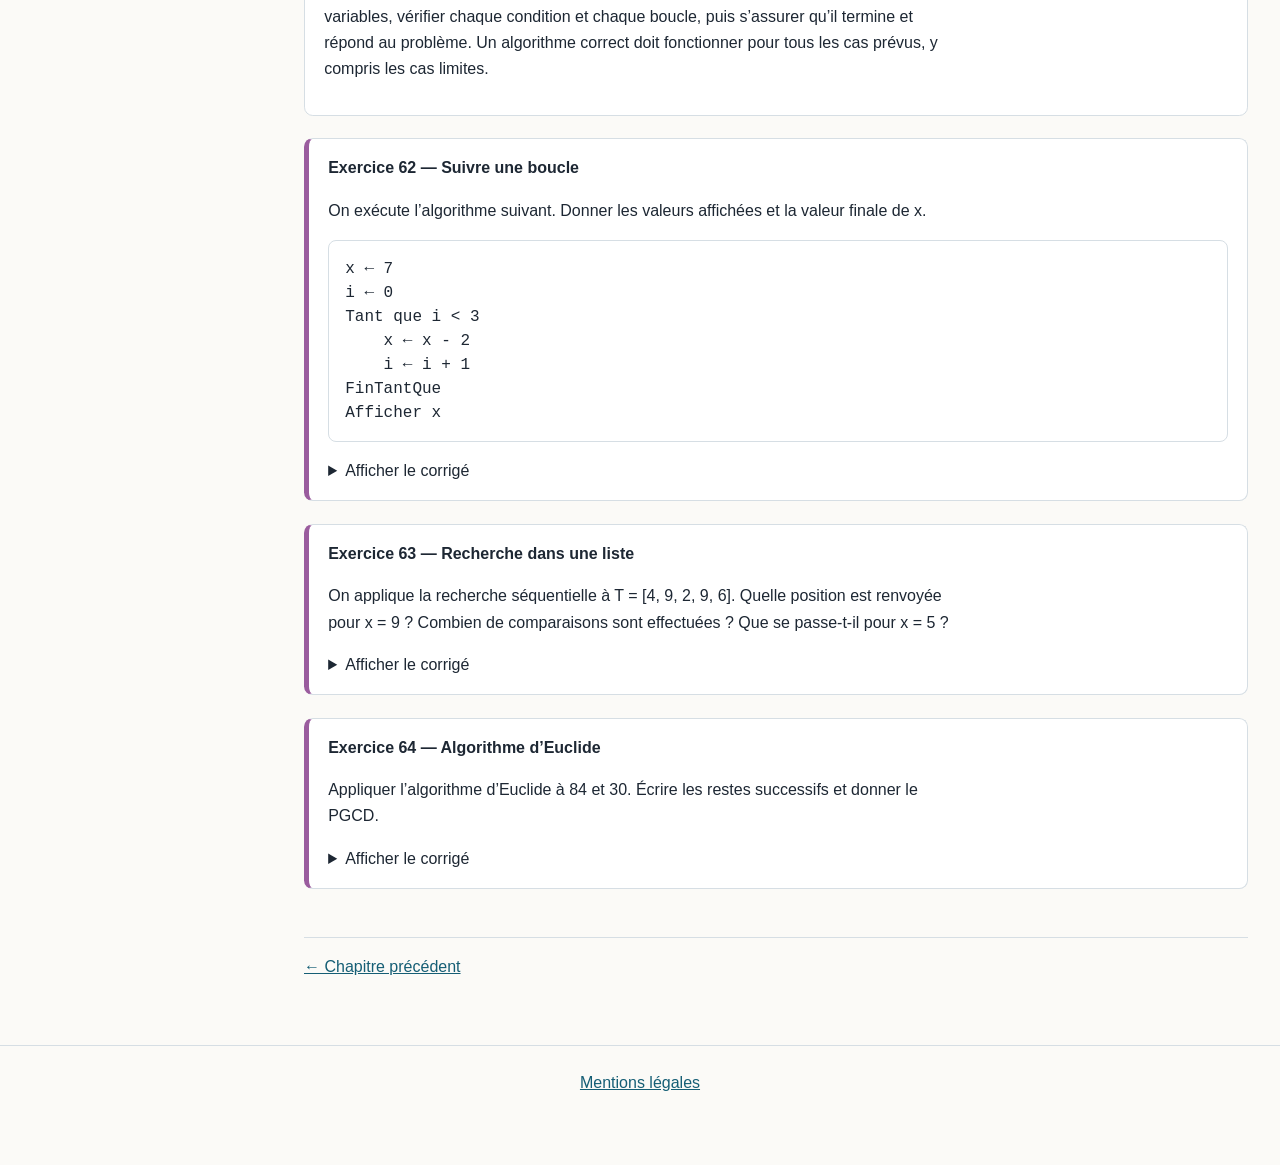
<file: chapitres/chapitre-06.html>
<!doctype html>
<html lang="fr">
<head>
  <meta charset="utf-8">
  <meta name="viewport" content="width=device-width, initial-scale=1">
  <title>Chapitre 6 — Algorithmes — Manuel de mathématiques</title>
  <link rel="stylesheet" href="../assets/css/base.css">
  <link rel="stylesheet" href="../assets/css/layout.css">
  <link rel="stylesheet" href="../assets/css/maths.css">
  <link rel="stylesheet" href="../assets/css/print.css" media="print">
  <link rel="stylesheet" href="../assets/vendor/katex/katex.min.css">
</head>
<body>
  <header class="site-header"><div class="contenu barre-haute">
    <a class="marque" href="../index.html">Manuel de mathématiques — BTS SIO</a>
    <div class="actions"><button type="button" data-theme-toggle aria-pressed="false">Thème clair/sombre</button></div>
  </div></header>
  <div class="contenu page-layout">
    <nav class="sommaire" aria-label="Sommaire du chapitre">
      <a href="../index.html">Accueil</a><h2>Dans ce chapitre</h2><ul><li><a href="#notions-algorithmiques">A. Notions générales</a><ul><li><a href="#variables-affectation">I. Variables et affectation</a></li><li><a href="#suivi-execution">II. Suivre l’exécution</a></li></ul></li><li><a href="#structures-controle">B. Structures de contrôle</a><ul><li><a href="#sequence-condition">I. Séquence et condition</a></li><li><a href="#boucles">II. Boucles</a></li></ul></li><li><a href="#algorithmes-usuels">C. Quelques algorithmes usuels</a><ul><li><a href="#recherche-sequentielle">I. Recherche séquentielle</a></li><li><a href="#algorithme-euclide">II. Algorithme d’Euclide</a></li></ul></li><li><a href="#terminaison-complexite">D. Terminaison et coût</a></li></ul>
    </nav>
    <main>
      <nav aria-label="Fil d’Ariane"><a href="../index.html">Accueil</a> / Chapitre 6</nav>
      <h1>Chapitre 6 — Algorithmes</h1>
      
      
      <section><h2 id="notions-algorithmiques">A. Notions générales</h2><p>Un algorithme est une suite finie et ordonnée d’instructions qui résout un problème. Il reçoit éventuellement des données en entrée, effectue des calculs et produit un ou plusieurs résultats en sortie. Le pseudo-code décrit ces étapes sans dépendre d’un langage de programmation particulier.</p><section><h3 id="variables-affectation">I. Variables et affectation</h3><p>Une variable est une zone nommée qui contient une valeur. Selon le problème, cette valeur peut être un entier, un nombre réel, un booléen ou du texte. L’instruction « Lire » récupère une donnée, « Afficher » présente un résultat et la flèche ← signifie « reçoit la valeur de ».</p><section class="box-exemple"><p class="box-label">Affecter une valeur</p><pre><code>x ← 4
x ← x + 3</code></pre>
<p>Après la première instruction, x vaut 4. La seconde calcule l’ancienne valeur de x augmentée de 3, puis remplace x : sa nouvelle valeur est 7. L’affectation ne signifie donc pas une égalité mathématique.</p></section></section>
<section><h3 id="suivi-execution">II. Suivre l’exécution</h3><p>Pour vérifier un algorithme, on peut dresser une table d’exécution : on note les valeurs des variables après chaque instruction. Cette méthode permet de repérer une erreur de calcul ou une condition mal choisie.</p><div class="table-wrapper"><table><caption>Suivi de l’affectation x ← x + 3 après la lecture de x = 4.</caption><thead><tr><th scope="col">Étape</th><th scope="col">Instruction</th><th scope="col">Valeur de x</th></tr></thead><tbody><tr><th scope="row">1</th><td>Lire x</td><td>4</td></tr>
<tr><th scope="row">2</th><td>x ← x + 3</td><td>7</td></tr></tbody></table></div></section></section>
<section><h2 id="structures-controle">B. Structures de contrôle</h2><p>Tout algorithme s’écrit en combinant des instructions exécutées dans l’ordre, des choix et des répétitions. L’indentation rend visibles les instructions qui appartiennent à chaque bloc.</p><section><h3 id="sequence-condition">I. Séquence et condition</h3><p>Une séquence exécute les instructions l’une après l’autre. Une condition permet de choisir une branche selon qu’un test est vrai ou faux. Les opérateurs de comparaison usuels sont =, ≠, &lt;, ≤, &gt; et ≥ ; les conditions peuvent aussi être combinées avec ET, OU et NON.</p><section class="box-methode"><p class="box-label">Déterminer le maximum de trois nombres</p><pre><code>Lire a, b, c
maximum ← a
Si b &gt; maximum alors
    maximum ← b
FinSi
Si c &gt; maximum alors
    maximum ← c
FinSi
Afficher maximum</code></pre>
<p>La variable maximum contient à chaque étape le plus grand des nombres déjà examinés. Les deux tests successifs permettent de traiter tous les ordres possibles entre a, b et c.</p></section></section>
<section><h3 id="boucles">II. Boucles</h3><p>Une boucle répète un bloc d’instructions. Une boucle « Pour » convient lorsqu’on connaît le nombre de répétitions. Une boucle « Tant que » répète le bloc tant que sa condition reste vraie ; il faut s’assurer que les instructions peuvent rendre cette condition fausse.</p><section class="box-exemple"><p class="box-label">Somme des entiers de 1 à n</p><pre><code>Lire n
somme ← 0
Pour i allant de 1 à n
    somme ← somme + i
FinPour
Afficher somme</code></pre>
<p>À chaque passage, on ajoute i à la somme déjà calculée. Pour n = 4, les valeurs successives de somme sont 1, 3, 6 et 10.</p></section><section class="box-exemple"><p class="box-label">Répéter jusqu’à épuisement d’un compteur</p><pre><code>compteur ← 3
Tant que compteur &gt; 0
    Afficher compteur
    compteur ← compteur - 1
FinTantQue</code></pre>
<p>La boucle affiche 3, puis 2, puis 1. Le compteur diminue à chaque passage ; il finit par atteindre 0 et la condition devient fausse. Sans cette mise à jour, la boucle ne terminerait pas.</p></section></section></section>
<section><h2 id="algorithmes-usuels">C. Quelques algorithmes usuels</h2><p>Les mêmes structures permettent de résoudre des problèmes courants, comme rechercher une valeur dans une liste ou calculer le PGCD de deux entiers.</p><section><h3 id="recherche-sequentielle">I. Recherche séquentielle</h3><p>La recherche séquentielle examine les éléments d’un tableau dans l’ordre et s’arrête lorsqu’elle trouve la valeur cherchée ou lorsqu’elle a parcouru tout le tableau. Ici, T contient n éléments numérotés de 1 à n. Dans le test de boucle, les conditions sont évaluées de gauche à droite avec arrêt dès que l’une est fausse.</p><section class="box-methode"><p class="box-label">Chercher x dans un tableau T</p><pre><code>i ← 1
Tant que i ≤ n ET T[i] ≠ x
    i ← i + 1
FinTantQue
Si i ≤ n alors
    Afficher « trouvé à la position », i
Sinon
    Afficher « absent »
FinSi</code></pre>
<p>Le premier test i ≤ n évite de lire T[n + 1] : si i dépasse n, le second test n’est pas évalué. Si la valeur apparaît plusieurs fois, cet algorithme renvoie sa première position.</p></section></section>
<section><h3 id="algorithme-euclide">II. Algorithme d’Euclide</h3><p>Pour calculer le PGCD de deux entiers positifs a et b, avec b non nul, on remplace successivement le couple (a, b) par (b, reste de la division de a par b). Le PGCD ne change pas et le reste finit par devenir nul.</p><section class="box-exemple"><p class="box-label">Calculer le PGCD de deux entiers</p><pre><code>Lire a, b
Tant que b ≠ 0
    reste ← a mod b
    a ← b
    b ← reste
FinTantQue
Afficher a</code></pre>
<p>L’opérateur mod donne le reste de la division euclidienne. Par exemple, avec a = 48 et b = 18, les couples successifs sont (48, 18), (18, 12), (12, 6), puis (6, 0) : le PGCD vaut 6.</p></section></section></section>
<section><h2 id="terminaison-complexite">D. Terminaison et coût</h2><p>Un algorithme doit produire le résultat attendu et terminer. Pour justifier la terminaison d’une boucle, on peut repérer une quantité qui évolue dans le bon sens et ne peut pas évoluer indéfiniment. Le compteur décroissant de l’exemple précédent en est un cas simple.</p><p>Le coût d’un algorithme mesure la quantité de travail nécessaire en fonction de la taille n des données. On compte souvent les opérations élémentaires ; on s’intéresse surtout à la manière dont ce nombre augmente quand n grandit.</p><div class="table-wrapper"><table><caption>Ordres de grandeur courants du nombre d’opérations.</caption><thead><tr><th scope="col">Ordre</th><th scope="col">Exemple</th><th scope="col">Interprétation</th></tr></thead><tbody><tr><th scope="row">O(1)</th><td>Lire un élément à une position connue</td><td>Le coût ne dépend pas de n</td></tr>
<tr><th scope="row">O(n)</th><td>Parcourir une liste une fois</td><td>Le coût est proportionnel à n</td></tr>
<tr><th scope="row">O(n²)</th><td>Comparer chaque paire d’éléments</td><td>Le coût est proportionnel à n²</td></tr></tbody></table></div><p>La recherche séquentielle effectue au plus n comparaisons : son coût est linéaire, noté O(n). Deux boucles imbriquées qui parcourent chacune n éléments peuvent effectuer n² opérations : leur coût est quadratique, noté O(n²).</p><section class="box-retenir"><p class="box-label">À retenir</p><p>Pour analyser un algorithme, identifier ses entrées et sorties, suivre les valeurs des variables, vérifier chaque condition et chaque boucle, puis s’assurer qu’il termine et répond au problème. Un algorithme correct doit fonctionner pour tous les cas prévus, y compris les cas limites.</p></section><section class="box-exercice"><p class="box-label">Exercice 62 — Suivre une boucle</p><p>On exécute l’algorithme suivant. Donner les valeurs affichées et la valeur finale de x.</p>
<pre><code>x ← 7
i ← 0
Tant que i &lt; 3
    x ← x - 2
    i ← i + 1
FinTantQue
Afficher x</code></pre><details data-corrige><summary>Afficher le corrigé</summary><p>La boucle s’exécute trois fois. x prend successivement les valeurs 5, 3 et 1 ; i atteint 3, donc la condition devient fausse. L’algorithme affiche 1 et la valeur finale de x est 1.</p></details></section><section class="box-exercice"><p class="box-label">Exercice 63 — Recherche dans une liste</p><p>On applique la recherche séquentielle à T = [4, 9, 2, 9, 6]. Quelle position est renvoyée pour x = 9 ? Combien de comparaisons sont effectuées ? Que se passe-t-il pour x = 5 ?</p><details data-corrige><summary>Afficher le corrigé</summary><p>Pour x = 9, l’algorithme s’arrête à la première occurrence, en position 2, après deux comparaisons. Pour x = 5, il compare les cinq éléments puis affiche « absent ».</p></details></section><section class="box-exercice"><p class="box-label">Exercice 64 — Algorithme d’Euclide</p><p>Appliquer l’algorithme d’Euclide à 84 et 30. Écrire les restes successifs et donner le PGCD.</p><details data-corrige><summary>Afficher le corrigé</summary><p>84 = 2 × 30 + 24 ; 30 = 1 × 24 + 6 ; 24 = 4 × 6 + 0. Le dernier reste non nul est 6, donc PGCD(84 ; 30) = 6.</p></details></section></section>
      <nav class="pagination" aria-label="Navigation entre les chapitres"><a href="chapitre-05.html">← Chapitre précédent</a><span></span></nav>
    </main>
  </div>
  <footer class="site-footer"><a href="../mentions-legales.html">Mentions légales</a></footer>
  <script src="../assets/vendor/katex/katex.min.js"></script>
  <script src="../assets/vendor/katex/contrib/auto-render.min.js"></script>
  <script src="../assets/js/main.js"></script>
  <script src="../assets/js/maths.js"></script>
  <script src="../assets/js/figures.js"></script>
  <script src="../assets/js/exercices.js"></script>
</body>
</html>
</file>
<file: assets/css/base.css>
:root {
  color-scheme: light;
  --fond: #fbfaf7;
  --surface: #fff;
  --texte: #1d2733;
  --texte-doux: #526170;
  --accent: #155e75;
  --bordure: #d6dee4;
  --table-head: #dcebf0;
  --ombre: 0 0.4rem 1.4rem rgb(18 38 52 / 10%);
  font-family: "Segoe UI", "Helvetica Neue", sans-serif;
  font-size: 16px;
  line-height: 1.65;
}

:root[data-theme="sombre"] {
  color-scheme: dark;
  --fond: #111820;
  --surface: #1b2630;
  --texte: #edf2f5;
  --texte-doux: #bdc9d1;
  --accent: #7dd3e7;
  --bordure: #435360;
  --table-head: #314450;
  --ombre: 0 0.4rem 1.4rem rgb(0 0 0 / 30%);
}

* { box-sizing: border-box; }

body {
  margin: 0;
  color: var(--texte);
  background: var(--fond);
}

a { color: var(--accent); }
a:focus-visible, button:focus-visible, input:focus-visible, summary:focus-visible {
  outline: 3px solid #e29b26;
  outline-offset: 3px;
}

img { max-width: 100%; }
button, input { font: inherit; }
button { cursor: pointer; }

.contenu {
  width: min(100% - 2rem, 76rem);
  margin-inline: auto;
}

.sr-only {
  position: absolute;
  width: 1px;
  height: 1px;
  padding: 0;
  margin: -1px;
  overflow: hidden;
  clip: rect(0, 0, 0, 0);
  white-space: nowrap;
  border: 0;
}
</file>
<file: assets/css/layout.css>
.site-header {
  border-bottom: 1px solid var(--bordure);
  background: var(--surface);
}

.barre-haute {
  display: flex;
  align-items: center;
  justify-content: space-between;
  gap: 1rem;
  padding-block: 0.85rem;
}

.marque { margin: 0; font-size: 1.05rem; font-weight: 700; }
.actions { display: flex; align-items: center; gap: 0.65rem; }
.actions button, .bouton {
  border: 1px solid var(--bordure);
  border-radius: 0.45rem;
  padding: 0.45rem 0.75rem;
  color: var(--texte);
  background: var(--surface);
}

.page-layout {
  display: grid;
  grid-template-columns: minmax(0, 1fr);
  gap: 2rem;
  padding-block: 2rem 4rem;
}

.sommaire {
  align-self: start;
  border: 1px solid var(--bordure);
  border-radius: 0.65rem;
  padding: 1rem;
  background: var(--surface);
}

.sommaire ul { margin: 0.5rem 0 0; padding-left: 1.2rem; }
.sommaire a { text-decoration: none; }
.sommaire .actif { font-weight: 700; text-decoration: underline; }

main { min-width: 0; }
h1, h2, h3 { line-height: 1.25; }
h1 { margin-top: 0; font-size: clamp(1.8rem, 4vw, 2.6rem); }
h2 { margin-top: 2.5rem; }
p { max-width: 72ch; }

.recherche {
  display: flex;
  gap: 0.5rem;
  margin-block: 1rem;
}
.recherche input { min-width: 0; flex: 1; padding: 0.5rem; }
.resultats { padding-left: 1.2rem; }
.resultats li { margin-block: 0.4rem; }

.pagination {
  display: flex;
  justify-content: space-between;
  gap: 1rem;
  margin-top: 3rem;
  padding-top: 1rem;
  border-top: 1px solid var(--bordure);
}

.site-footer {
  padding-block: 1.5rem;
  border-top: 1px solid var(--bordure);
  color: var(--texte-doux);
  text-align: center;
}

@media (min-width: 58rem) {
  .page-layout { grid-template-columns: 15rem minmax(0, 1fr); }
  .sommaire { position: sticky; top: 1rem; max-height: calc(100vh - 2rem); overflow: auto; }
}

@media (max-width: 38rem) {
  .barre-haute { align-items: flex-start; }
  .actions { flex-wrap: wrap; justify-content: flex-end; }
  .page-layout { padding-top: 1.25rem; }
}
</file>
<file: assets/css/maths.css>
.formule {
  position: relative;
  margin: 1.5rem 0;
  padding: 1rem 3.25rem 1rem 1rem;
  overflow-x: auto;
  border: 1px solid var(--bordure);
  border-radius: 0.5rem;
  background: var(--surface);
  text-align: center;
  break-inside: avoid;
}

.formule .katex-display { margin: 0.4rem 0; }
.numero-equation { float: right; margin-left: 1rem; color: var(--texte-doux); }
.copier-latex { position: absolute; top: 0.5rem; right: 0.5rem; opacity: 0; }
.formule:hover .copier-latex, .formule:focus-within .copier-latex { opacity: 1; }
pre {
  margin: 1rem 0;
  padding: 1rem;
  overflow-x: auto;
  border: 1px solid var(--bordure);
  border-radius: 0.5rem;
  background: var(--surface);
  font-family: Consolas, "Courier New", monospace;
  line-height: 1.5;
}
.avertissement-ocr {
  margin-block: 1.5rem;
  padding: 1rem;
  border: 2px solid #9a5c00;
  border-radius: 0.5rem;
  background: var(--surface);
}
.transcription-page {
  margin-block: 1.5rem;
  padding: 1rem;
  border: 1px solid var(--bordure);
  border-radius: 0.5rem;
  background: var(--surface);
  overflow-wrap: anywhere;
}
.transcription-page h3 { margin-top: 0; }
.box-retenir { border-left: 0.35rem solid #268269; }

.conv-grille {
  --conv-1: #31805f; --conv-2: #2878a0; --conv-3: #b4532a;
  width: 100%;
  border-collapse: separate;
  border-spacing: 0.5rem;
  table-layout: fixed;
}
:root[data-theme="sombre"] .conv-grille { --conv-1: #6fcfa6; --conv-2: #7dd3e7; --conv-3: #f0a17a; }
.conv-grille caption { caption-side: top; }
.conv-grille th, .conv-grille td {
  padding: 0.7rem 0.6rem;
  border: 2px solid var(--bordure);
  border-radius: 0.6rem;
  background: var(--surface);
  vertical-align: middle;
}
.conv-grille thead { background: none; }
.conv-grille thead td { border: 0; background: none; }
.conv-grille .conv-methode { border-color: color-mix(in srgb, var(--conv) 55%, transparent); background: color-mix(in srgb, var(--conv) 12%, var(--surface)); }
.conv-c1 { --conv: var(--conv-1); }
.conv-c2 { --conv: var(--conv-2); }
.conv-c3 { --conv: var(--conv-3); }
.conv-vers, .conv-de { color: var(--conv); border-color: var(--conv); font-size: 1.1rem; }
.conv-etiquette { display: block; font-size: 0.8rem; letter-spacing: 0.05em; text-transform: uppercase; color: var(--texte-doux); }
.conv-methode { border-color: color-mix(in srgb, var(--conv) 55%, transparent); background: color-mix(in srgb, var(--conv) 10%, var(--surface)); }
.conv-grille .conv-meme { border-style: dashed; background: none; color: var(--texte-doux); }
.conv-titre { display: block; font-weight: 700; text-transform: uppercase; font-size: 0.85rem; }
.conv-detail { display: block; margin-top: 0.25rem; font-size: 0.9rem; }
@media (max-width: 40rem) {
  .conv-grille { min-width: 36rem; }
}
.table-wrapper { margin-block: 1.2rem; overflow-x: auto; }
table { border-collapse: collapse; margin: auto; min-width: 16rem; }
caption { padding: 0.5rem; font-weight: 700; }
th, td { border: 1px solid var(--bordure); padding: 0.45rem 0.8rem; text-align: center; }
thead, tbody th { background: var(--table-head); }

.box-definition, .box-theoreme, .box-demo, .box-methode,
.box-exemple, .box-remarque, .box-retenir, .box-exercice {
  margin-block: 1.4rem;
  padding: 1rem 1.2rem;
  border: 1px solid var(--bordure);
  border-radius: 0.55rem;
  background: var(--surface);
  break-inside: avoid;
}

.box-definition { border-left: 0.35rem solid #2878a0; }
.box-theoreme { border-left: 0.35rem solid #6c63a8; }
.box-demo { border-left: 0.35rem solid #64748b; }
.box-methode { border-left: 0.35rem solid #b7791f; }
.box-exemple { border-left: 0.35rem solid #31805f; }
.box-remarque { border-left: 0.35rem solid #b44d4d; }
.box-exercice { border-left: 0.35rem solid #9a5c9e; }

.box-label { margin: 0 0 0.45rem; font-weight: 700; }
.box-demo > summary, .box-exercice > summary { cursor: pointer; font-weight: 700; }

figure {
  margin: 1.5rem auto;
  padding: 0.65rem;
  border: 1px solid var(--bordure);
  border-radius: 0.55rem;
  background: #fff;
  text-align: center;
  break-inside: avoid;
}

figure img { height: auto; max-height: 75vh; cursor: zoom-in; }
figcaption { padding: 0.5rem; color: #263341; }

.lightbox {
  width: min(96vw, 90rem);
  max-width: none;
  max-height: 96vh;
  padding: 0.5rem;
  border: 0;
  background: #fff;
}
.lightbox::backdrop { background: rgb(0 0 0 / 82%); }
.lightbox img { display: block; max-width: 100%; max-height: 88vh; margin: auto; }
.lightbox button { display: block; margin: 0.25rem 0 0 auto; }
</file>
<file: assets/css/print.css>
@media print {
  :root { color-scheme: light; --fond: #fff; --surface: #fff; --texte: #000; --bordure: #999; }
  body { background: #fff; font-size: 11pt; }
  .site-header, .sommaire, .site-footer, .actions, .copier-latex, .pagination,
  .recherche, .lightbox { display: none !important; }
  .page-layout { display: block; width: auto; padding: 0; }
  a { color: inherit; text-decoration: none; }
  figure, .formule, .box-definition, .box-theoreme, .box-demo,
  .box-methode, .box-exemple, .box-remarque, .box-retenir, .box-exercice {
    break-inside: avoid;
  }
}
</file>
